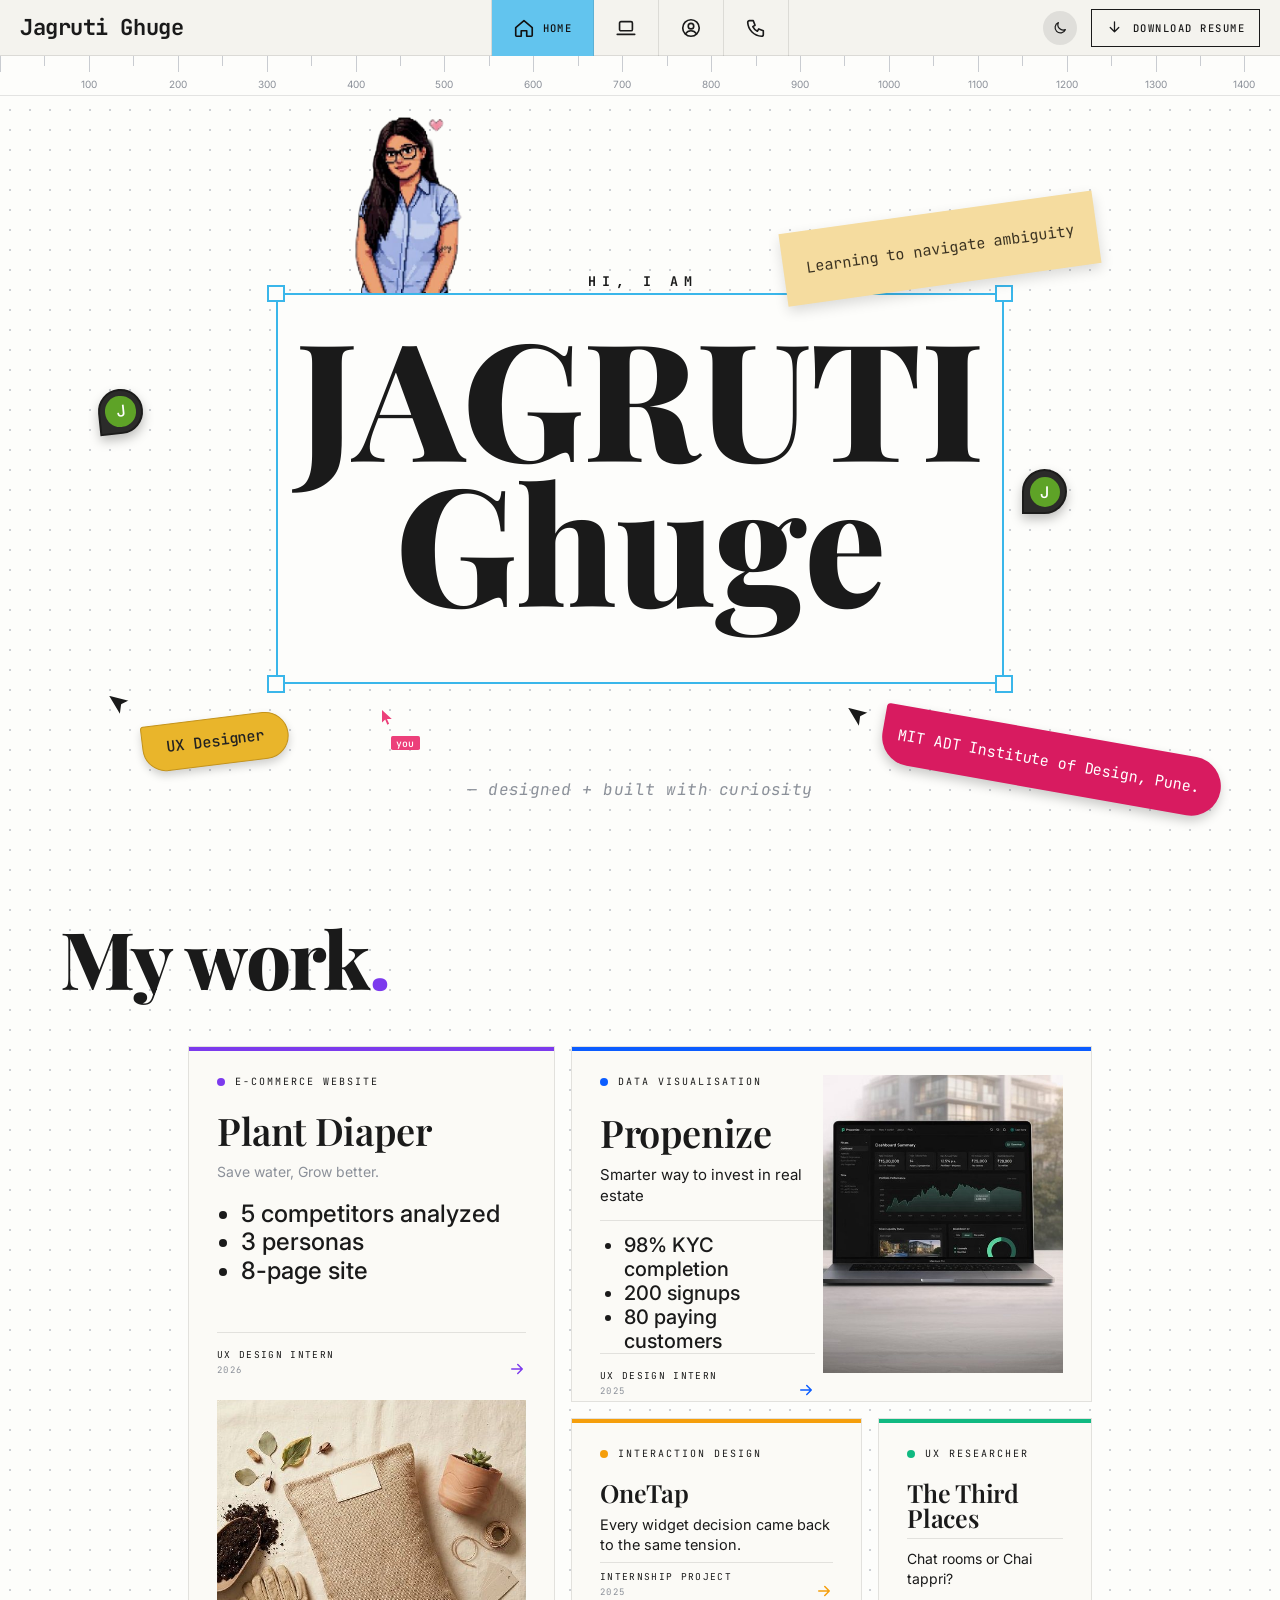
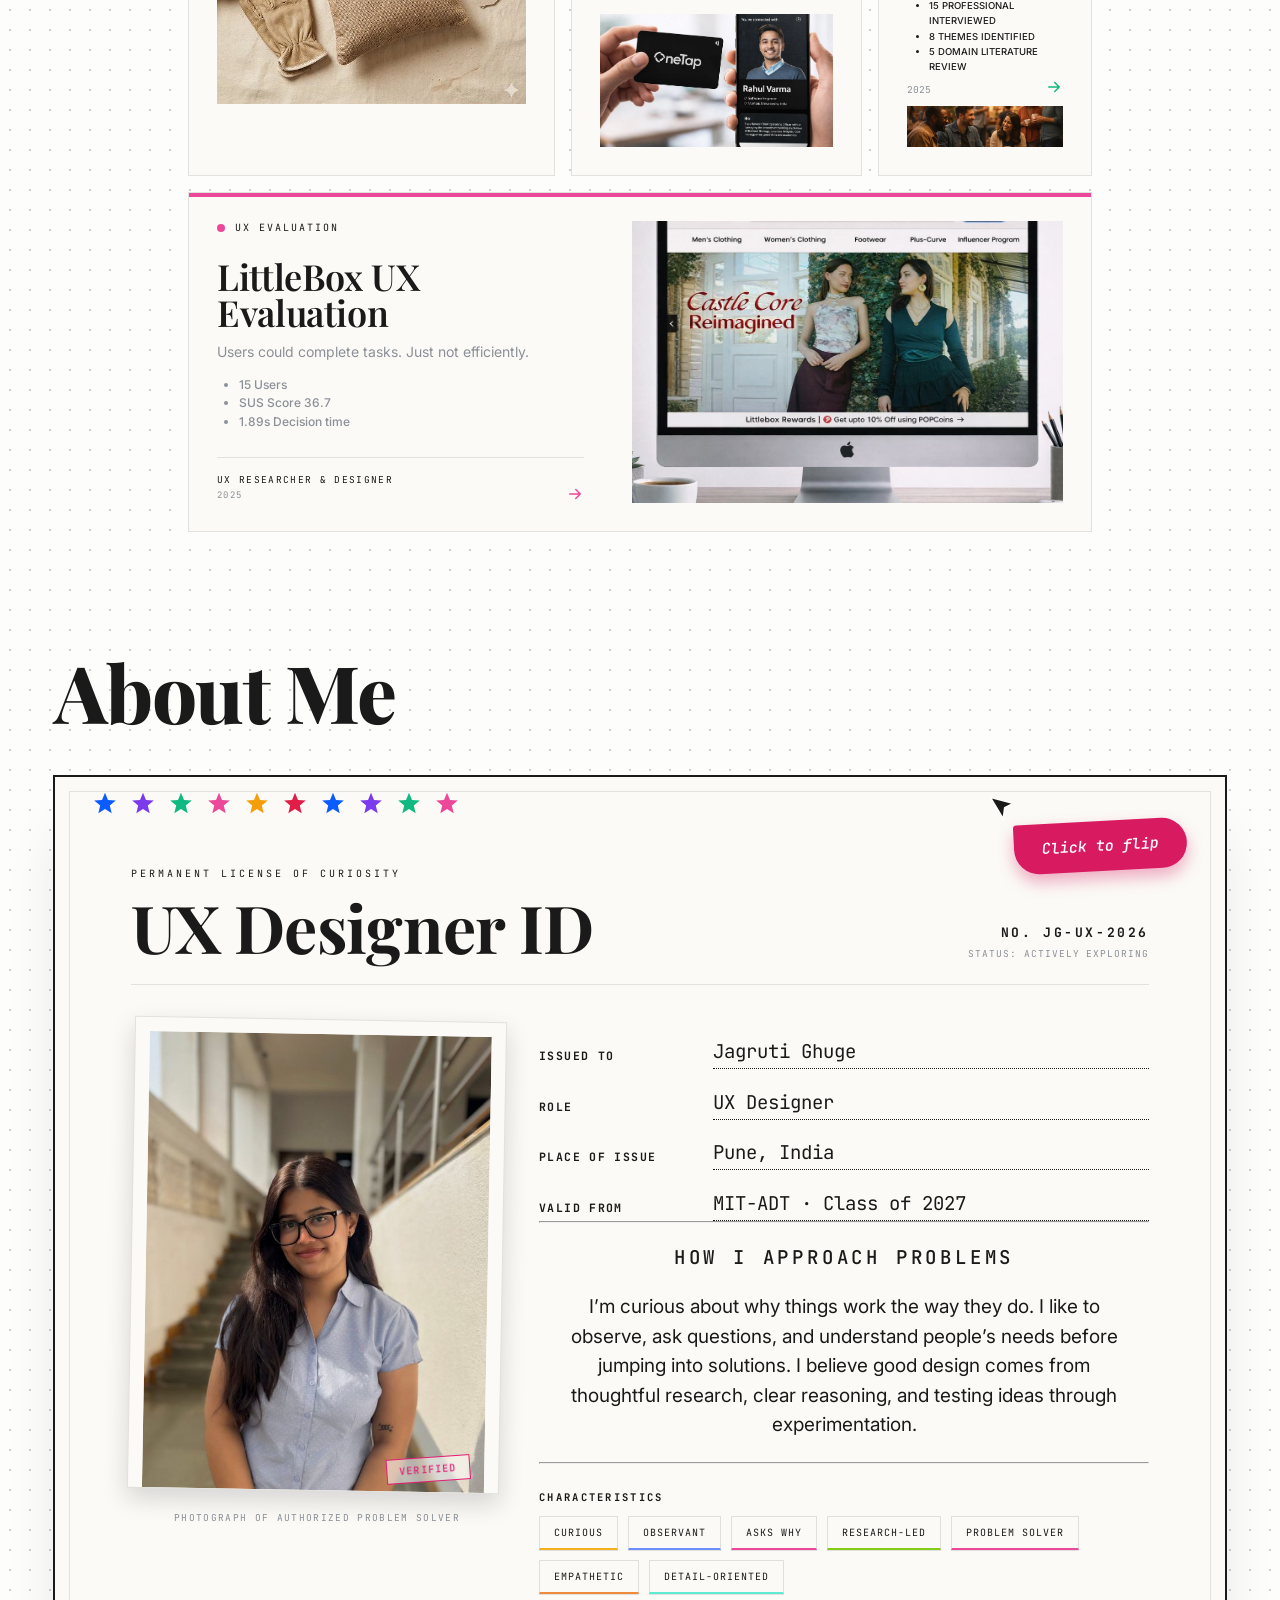
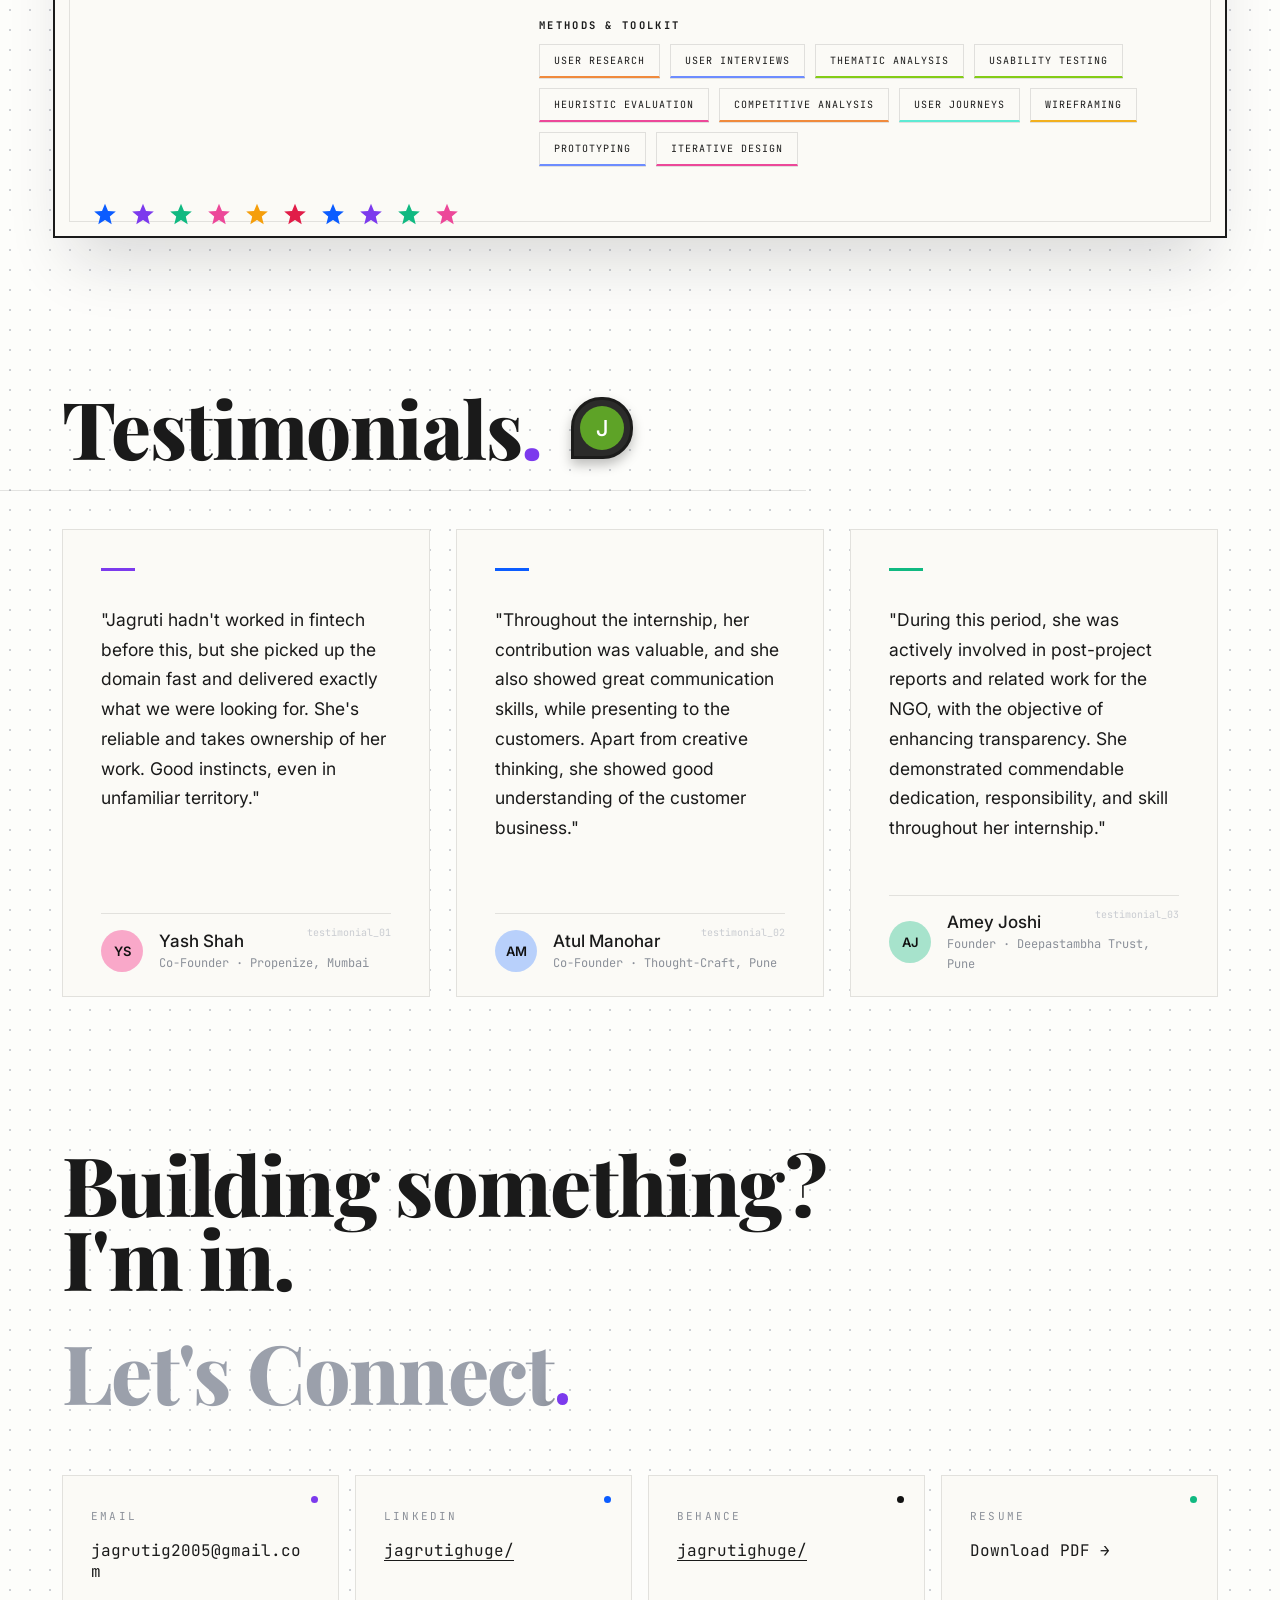
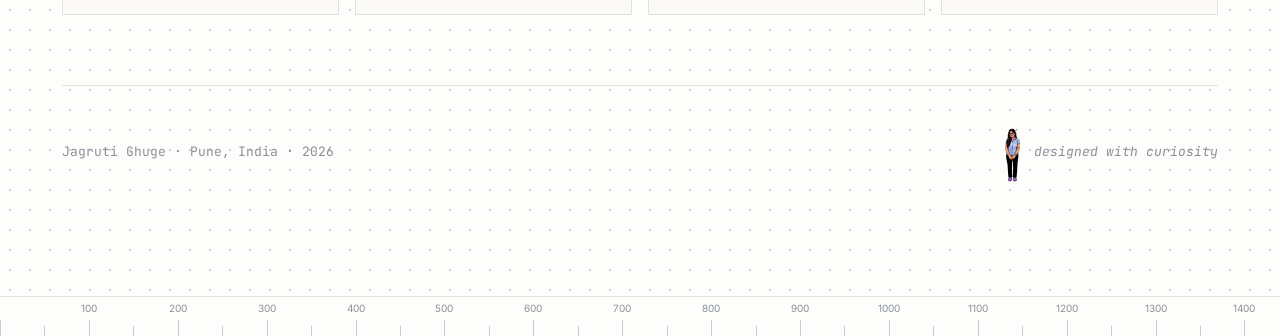
<file: index.html>
<!DOCTYPE html>
<html lang="en">
<head>
<meta charset="UTF-8" />
<meta name="viewport" content="width=device-width, initial-scale=1" />
<title>Jagruti Ghuge — UX Designer</title>
<meta name="description" content="Jagruti Ghuge is a UX designer from Pune. Case studies, about, and contact." />
<link rel="preconnect" href="https://fonts.googleapis.com" />
<link rel="preconnect" href="https://fonts.gstatic.com" crossorigin />
<link href="https://fonts.googleapis.com/css2?family=Playfair+Display:ital,wght@0,400;0,500;0,600;0,700;0,800;0,900;1,600&family=Inter:wght@400;500;600;700&family=JetBrains+Mono:ital,wght@0,400;0,500;0,600;0,700;1,400;1,500&display=swap" rel="stylesheet" />
<script>
  try { var t = localStorage.getItem('jg-theme'); if (!t) t = matchMedia('(prefers-color-scheme: dark)').matches ? 'dark' : 'light'; document.documentElement.dataset.theme = t; } catch (e) { document.documentElement.dataset.theme = 'light'; }
</script>
<style>
:root{
  --bg:#fdfdfb; --nav:#f4f3ee; --card:#fbfaf6; --ink:#1a1a1a; --muted:#8b9099; --soft:#c9ccd1;
  --line:rgba(0,0,0,.10); --dot:#cdd0d5; --shadow:rgba(20,20,30,.16);
  --blue:#62c4ee; --purple:#7c3aed; --pink:#e11d74; --orange:#f08a3c; --green:#10b981; --royal:#0b5cff; --gold:#f2b01e;
}
:root[data-theme="dark"]{
  --bg:#121211; --nav:#1b1b1a; --card:#1c1c1a; --ink:#f3f1ea; --muted:#9a9ea7; --soft:#4a4d54;
  --line:rgba(255,255,255,.13); --dot:#34363a; --shadow:rgba(0,0,0,.55);
}
*{box-sizing:border-box;margin:0;padding:0}
html{scroll-behavior:smooth;scroll-padding-top:70px}
body{background:var(--bg);color:var(--ink);font-family:Inter,system-ui,sans-serif;-webkit-font-smoothing:antialiased;overflow-x:hidden;
  background-image:radial-gradient(var(--dot) 1.2px,transparent 1.3px);background-size:20px 20px;transition:background-color .4s,color .4s}
a{color:inherit;text-decoration:none}
img{display:block;max-width:100%}
.mono{font-family:'JetBrains Mono',monospace}
.serif{font-family:'Playfair Display',serif}
.wrap{max-width:1440px;margin:0 auto;position:relative}

/* ---------- NAV ---------- */
.nav{position:sticky;top:0;z-index:100;height:56px;background:var(--nav);display:flex;align-items:stretch;justify-content:space-between;border-bottom:1px solid var(--line);transition:background .4s}
.brand{font:700 22px/56px 'JetBrains Mono',monospace;letter-spacing:-.02em;padding-left:20px;white-space:nowrap}
.tabs{position:absolute;left:50%;transform:translateX(-50%);display:flex;border-left:1px solid var(--line)}
.tab{display:flex;align-items:center;justify-content:center;height:56px;padding:0 21px;border-right:1px solid var(--line);color:var(--ink);cursor:pointer;transition:background .25s}
.tab svg{width:22px;height:22px;flex:none;stroke:currentColor;fill:none;stroke-width:1.8;stroke-linecap:round;stroke-linejoin:round}
.tab span{max-width:0;opacity:0;overflow:hidden;white-space:nowrap;font:500 10.5px 'JetBrains Mono',monospace;letter-spacing:.12em;margin-left:0;transition:max-width .35s cubic-bezier(.3,.8,.3,1),opacity .25s,margin .35s}
.tab:hover,.tab:focus-visible{background:rgba(98,196,238,.22)}
.tab:hover span,.tab:focus-visible span,.tab.on span{max-width:90px;opacity:1;margin-left:8px}
.tab.on{background:var(--blue);color:#111}
.nav-r{display:flex;align-items:center;gap:14px;padding-right:20px}
.theme{width:34px;height:34px;border-radius:50%;border:0;background:rgba(128,128,128,.18);color:var(--ink);display:grid;place-items:center;cursor:pointer;transition:transform .3s}
.theme:hover{transform:rotate(25deg) scale(1.08)}
.theme svg{width:16px;height:16px;stroke:currentColor;fill:none;stroke-width:1.8;stroke-linecap:round;stroke-linejoin:round}
.theme .sun{display:none}
:root[data-theme="dark"] .theme .sun{display:block}
:root[data-theme="dark"] .theme .moon{display:none}
.dl{display:flex;align-items:center;gap:10px;border:1.5px solid var(--ink);padding:0 14px;height:38px;font:500 10.5px 'JetBrains Mono',monospace;letter-spacing:.14em;text-transform:uppercase;background:transparent;transition:background .25s,color .25s}
.dl svg{width:17px;height:17px;stroke:currentColor;fill:none;stroke-width:1.8;stroke-linecap:round;stroke-linejoin:round}
.dl:hover{background:var(--ink);color:var(--bg)}

/* ---------- RULER ---------- */
.ruler{position:relative;height:40px;border-bottom:1px solid var(--line);background:var(--bg);overflow:hidden}
.ruler i{position:absolute;top:0;width:1px;height:10px;background:var(--soft)}
.ruler i.m{height:16px}
.ruler b{position:absolute;top:22px;transform:translateX(-50%);font:400 10px 'Inter',sans-serif;color:var(--muted)}
.ruler.bot{border-bottom:0;border-top:1px solid var(--line)}
.ruler.bot i{top:auto;bottom:0}
.ruler.bot b{top:auto;bottom:22px}

/* ---------- HERO ---------- */
.hero{container-type:inline-size;position:relative;overflow-x:clip}
.stage{--u:calc(100cqw / 1440);position:relative;height:calc(var(--u)*880)}
.abs{position:absolute}
.fig{left:calc(var(--u)*334);top:calc(var(--u)*-60);width:calc(var(--u)*246);z-index:1;animation:bob 5s ease-in-out infinite}
.fig img{width:100%;height:auto}
.lid{position:absolute;background:#d98a62;border-radius:50%;transform-origin:50% 0;transform:scaleY(0);animation:blink 4.6s infinite;z-index:2}
.lid.b{animation-delay:0s}
@keyframes blink{0%,92%,100%{transform:scaleY(0)}94%,97%{transform:scaleY(1)}}
@keyframes bob{0%,100%{transform:translateY(0)}50%{transform:translateY(calc(var(--u)*-6))}}
.hi{left:0;right:0;top:calc(var(--u)*198);text-align:center;font:700 calc(var(--u)*15) 'JetBrains Mono',monospace;letter-spacing:.42em;z-index:3;padding-left:.42em}
.namebox{left:calc(var(--u)*310);top:calc(var(--u)*222);width:calc(var(--u)*820);height:calc(var(--u)*440);background:var(--bg);border:calc(var(--u)*2.5) solid #3ab6ea;z-index:3;cursor:none;transition:background .4s}
.handle{position:absolute;width:calc(var(--u)*20);height:calc(var(--u)*20);background:var(--bg);border:calc(var(--u)*2.5) solid #3ab6ea;z-index:5}
.handle.tl{left:calc(var(--u)*-12);top:calc(var(--u)*-12)}.handle.tr{right:calc(var(--u)*-12);top:calc(var(--u)*-12)}
.handle.bl{left:calc(var(--u)*-12);bottom:calc(var(--u)*-12)}.handle.br{right:calc(var(--u)*-12);bottom:calc(var(--u)*-12)}
.name{position:absolute;left:0;right:0;top:calc(var(--u)*-6);text-align:center;font-family:'Playfair Display',serif;font-weight:800;color:var(--ink);line-height:.78;letter-spacing:-.04em;pointer-events:none;white-space:nowrap}
.name .l1{display:block;font-size:calc(var(--u)*184);margin-top:calc(var(--u)*46)}
.name .l2{display:block;font-size:calc(var(--u)*184);margin-top:calc(var(--u)*20);text-transform:none}
.spot{position:absolute;z-index:6;width:calc(var(--u)*300);height:calc(var(--u)*300);background:var(--ink);pointer-events:none;opacity:0;transform:scale(.85);transition:opacity .25s,transform .3s cubic-bezier(.3,1.4,.5,1)}
.spot.on{opacity:1;transform:scale(1)}
.spot-in{position:absolute;overflow:hidden;inset:0}
.spot .name{color:var(--bg)}
.spot .sf{position:absolute;inset:0;border:calc(var(--u)*2.5) solid #d9480f}
.spot .sh{position:absolute;width:calc(var(--u)*18);height:calc(var(--u)*18);background:#d9480f}
.spot .sh.a{left:calc(var(--u)*-9);top:calc(var(--u)*-9)}.spot .sh.b{right:calc(var(--u)*-9);top:calc(var(--u)*-9)}
.spot .sh.c{left:calc(var(--u)*-9);bottom:calc(var(--u)*-9)}.spot .sh.d{right:calc(var(--u)*-9);bottom:calc(var(--u)*-9)}
.spot .you{position:absolute;right:calc(var(--u)*-34);bottom:calc(var(--u)*-34);background:var(--ink);color:var(--bg);font:700 calc(var(--u)*17) 'JetBrains Mono',monospace;padding:calc(var(--u)*4) calc(var(--u)*10);border-radius:calc(var(--u)*12) calc(var(--u)*12) calc(var(--u)*12) 0}
.tag{font-family:'JetBrains Mono',monospace;position:absolute;z-index:4;white-space:nowrap}
.sticky{white-space:nowrap;left:calc(var(--u)*880);top:calc(var(--u)*130);padding:calc(var(--u)*30) calc(var(--u)*26);background:#f5dc9f;color:#3b3322;font-size:calc(var(--u)*17);transform:rotate(-8deg);box-shadow:0 calc(var(--u)*6) calc(var(--u)*14) rgba(0,0,0,.14);animation:sway 6s ease-in-out infinite}
.pill-y{left:calc(var(--u)*160);top:calc(var(--u)*700);padding:calc(var(--u)*14) calc(var(--u)*26);background:#e9b52b;border:calc(var(--u)*2) solid #c4931a;border-radius:calc(var(--u)*4) calc(var(--u)*30) calc(var(--u)*30) calc(var(--u)*30);font-size:calc(var(--u)*17);font-weight:500;transform:rotate(-7deg);box-shadow:0 calc(var(--u)*5) calc(var(--u)*10) rgba(0,0,0,.18);color:#222;animation:sway 5.2s ease-in-out infinite reverse}
.pill-p{left:calc(var(--u)*990);top:calc(var(--u)*715);padding:calc(var(--u)*22) calc(var(--u)*24) calc(var(--u)*22) calc(var(--u)*18);background:#d81b60;border-radius:calc(var(--u)*4) calc(var(--u)*34) calc(var(--u)*34) calc(var(--u)*34);font-size:calc(var(--u)*17);color:#fff;transform:rotate(10deg);box-shadow:0 calc(var(--u)*6) calc(var(--u)*12) rgba(0,0,0,.2);animation:sway 5.6s ease-in-out infinite}
@keyframes sway{0%,100%{rotate:0deg;translate:0 0}50%{rotate:1.6deg;translate:0 calc(var(--u)*-5)}}
.cur{position:absolute;z-index:5;width:calc(var(--u)*34);height:calc(var(--u)*34);pointer-events:none}
.cur svg{width:100%;height:100%;fill:var(--ink);stroke:var(--bg);stroke-width:1.5;stroke-linejoin:round;overflow:visible}
.cur.c1{left:calc(var(--u)*118);top:calc(var(--u)*668);animation:drift1 4.2s ease-in-out infinite}
.cur.c2{left:calc(var(--u)*950);top:calc(var(--u)*682);animation:drift2 4.8s ease-in-out infinite}
@keyframes drift1{0%,100%{translate:0 0}25%{translate:calc(var(--u)*-14) calc(var(--u)*10)}50%{translate:calc(var(--u)*6) calc(var(--u)*-8)}75%{translate:calc(var(--u)*10) calc(var(--u)*6)}}
@keyframes drift2{0%,100%{translate:0 0}30%{translate:calc(var(--u)*12) calc(var(--u)*-10)}60%{translate:calc(var(--u)*-8) calc(var(--u)*8)}}
.you-c{left:calc(var(--u)*430);top:calc(var(--u)*690);z-index:4;animation:youmove 7s ease-in-out infinite}
.you-c svg{width:calc(var(--u)*13);height:calc(var(--u)*17);fill:#ec407a}
.you-c em{display:block;margin:calc(var(--u)*6) 0 0 calc(var(--u)*10);background:#ec407a;color:#fff;font:500 calc(var(--u)*11) 'JetBrains Mono',monospace;padding:calc(var(--u)*1) calc(var(--u)*6);border-radius:calc(var(--u)*2);font-style:normal}
@keyframes youmove{0%,100%{translate:0 0}35%{translate:calc(var(--u)*22) calc(var(--u)*-10)}70%{translate:calc(var(--u)*-8) calc(var(--u)*6)}}
.tagline{left:0;right:0;top:calc(var(--u)*768);text-align:center;font:italic 400 calc(var(--u)*18) 'JetBrains Mono',monospace;color:var(--muted);letter-spacing:.03em}

/* comment bubbles */
.cmt{position:absolute;z-index:7;display:flex;align-items:center;background:#2b2b2a;color:#fff;border:calc(var(--u)*3) solid #1c1c1b;box-shadow:0 calc(var(--u)*6) calc(var(--u)*12) rgba(0,0,0,.25);border-radius:calc(var(--u)*30) calc(var(--u)*30) calc(var(--u)*30) 0;cursor:pointer;padding:calc(var(--u)*6);outline:none}
:root[data-theme="dark"] .cmt{background:#2f2f2d;border-color:#555}
.av{flex:none;width:calc(var(--u)*34);height:calc(var(--u)*34);border-radius:50%;background:#5ea327;color:#fff;font:500 calc(var(--u)*18) 'Inter',sans-serif;display:grid;place-items:center}
.cb{max-height:calc(var(--u)*34);max-width:0;opacity:0;overflow:hidden;white-space:nowrap;transition:max-width .55s cubic-bezier(.3,.9,.3,1),max-height .55s,opacity .3s,margin .4s,padding .4s;font-family:Inter,sans-serif}
.cb b{display:block;font:500 calc(var(--u)*12) Inter;color:#fff}
.cb small{font:400 calc(var(--u)*9) Inter;color:#bbb;margin-left:calc(var(--u)*6)}
.cb p{font:400 calc(var(--u)*12) Inter;color:#eee;margin-top:calc(var(--u)*2)}
.cmt.open .cb,.cmt:hover .cb,.cmt:focus-visible .cb{max-height:calc(var(--u)*200);max-width:calc(var(--u)*330);opacity:1;margin:0 calc(var(--u)*14) 0 calc(var(--u)*10)}
.cbi{white-space:nowrap}.cmt.msg .cbi{white-space:normal;width:calc(var(--u)*205)}
.cmt.left{left:calc(var(--u)*110);top:calc(var(--u)*330);transform:rotate(-6deg);animation:sway 6.4s ease-in-out infinite}
.cmt.right{left:calc(var(--u)*1150);top:calc(var(--u)*420);animation:pulse 3s ease-in-out infinite}
.cmt.right:hover,.cmt.right:focus-visible{animation:none;z-index:9}
@keyframes pulse{0%,100%{translate:0 0}50%{translate:0 calc(var(--u)*-6)}}

/* ---------- SECTIONS ---------- */
section{position:relative}
.sec-pad{padding:0 60px}
.h2{font:800 clamp(52px,6.2vw,92px)/1 'Playfair Display',serif;letter-spacing:-.02em;position:relative}
.h2 .d{color:var(--purple)}
.h2-row{display:flex;align-items:center;gap:30px}
.hr{position:absolute;left:0;height:1px;background:var(--line);width:63%}

/* ---------- WORK / BENTO ---------- */
#work{padding-top:40px;padding-bottom:30px}
.bento{display:grid;grid-template-columns:repeat(12,1fr);grid-template-rows:356px 358px 340px;gap:16px;margin:48px 128px 0;perspective:1200px}
.pc{position:relative;background:var(--card);border:1px solid var(--line);padding:28px;display:flex;flex-direction:column;overflow:hidden;
  transition:opacity .45s,transform .45s cubic-bezier(.3,1.3,.5,1),box-shadow .45s,filter .45s,background .4s;will-change:transform}
.pc::before{content:"";position:absolute;left:0;right:0;top:0;height:4px;background:var(--c)}
.pc .meta{display:flex;justify-content:space-between;align-items:flex-start}
.pc .cat{white-space:nowrap;display:flex;align-items:center;gap:10px;font:400 10px 'JetBrains Mono',monospace;letter-spacing:.2em;text-transform:uppercase;color:var(--ink)}
.pc .cat::before{content:"";width:8px;height:8px;border-radius:50%;background:var(--c)}
.pc .no{font:500 28px 'Playfair Display',serif;color:var(--c);line-height:1}
.pc h3{font:600 38px/1 'Playfair Display',serif;margin-top:24px;letter-spacing:-.01em}
.pc .sub{font-size:14px;color:var(--muted);margin-top:12px;line-height:1.4}
.pc ul{margin:18px 0 0 6px;padding-left:18px;font-size:24px;font-weight:500;line-height:1.2}
.pc ul.s{font-size:12px;font-weight:500;color:var(--muted);margin-top:14px;padding-left:16px;line-height:1.55}
.pc .foot{margin-top:auto;display:flex;justify-content:space-between;align-items:flex-end;padding-top:14px;border-top:1px solid var(--line);font:400 9.5px/1.7 'JetBrains Mono',monospace;letter-spacing:.14em;text-transform:uppercase}
.pc .foot small{display:block;color:var(--muted);font-size:9px}
.pc .arr{width:18px;height:18px;stroke:var(--c);fill:none;stroke-width:2;stroke-linecap:round;stroke-linejoin:round;transition:transform .35s}
.pc:hover .arr{transform:translateX(6px)}
.pc .ph{overflow:hidden;margin-top:16px;position:relative}
.pc .ph img{width:100%;height:100%;object-fit:cover;transition:transform .8s cubic-bezier(.2,.8,.2,1)}
.pc:hover .ph img{transform:scale(1.06)}
.p1{grid-column:1/6;grid-row:1/3;--c:#7c3aed}.p1 .ph{flex:none;height:304px;margin-top:22px}.p1 .foot{margin-top:46px}
.p2{grid-column:1/13;grid-row:3;--c:#ec4899;padding-right:0;display:block}
.p2 .tx{display:flex;flex-direction:column;padding-right:20px}.p2 .ph{position:absolute;right:28px;top:28px;bottom:28px;width:calc(50% - 20px);margin:0}.p2 .ph img{object-position:center}
.p2 .tx{position:absolute;left:28px;top:28px;bottom:28px;width:calc(46% - 28px)}
.p2 h3{font-size:36px}
.p3{grid-column:6/10;grid-row:2;--c:#f59e0b}.p3 .ph{height:164px;margin-top:14px}.p3 h3{font-size:25px;margin-top:20px}.p3 .sub{font-size:14.5px;color:var(--ink);margin-top:10px}
.p3 .foot{margin-top:6px;padding-top:6px;border-top:1px solid var(--line)}
.p4{grid-column:10/13;grid-row:2;--c:#10b981}.p4 .ph{height:122px;margin-top:10px}.p4 h3{font-size:25px;margin-top:20px;padding-bottom:8px;border-bottom:1px solid var(--line)}
.p4 ul.s{text-transform:uppercase;font-size:9.5px;margin-top:10px;line-height:1.6;color:var(--ink);font-weight:500}.p4 .row{display:flex;justify-content:space-between;align-items:flex-end}.p4 .row small{font:400 9.5px 'JetBrains Mono',monospace;color:var(--muted)}
.p5{grid-column:6/13;grid-row:1;--c:#0b5cff;padding-right:0;display:block}
.p5 .tx{position:absolute;left:28px;top:28px;bottom:28px;width:calc(50% - 44px);display:flex;flex-direction:column}
.p5 .ph{position:absolute;right:28px;top:28px;bottom:28px;width:calc(50% - 20px);margin:0}
.p5 ul{font-size:20px;margin-top:12px}
.p5 .foot{margin-top:auto}
.bento:has(.pc:hover) .pc:not(:hover){opacity:.4;filter:saturate(.7)}
.pc:hover{transform:translateY(-6px) scale(1.012);box-shadow:0 22px 44px var(--shadow);z-index:5;opacity:1}
.pc.pre{opacity:0;transition:none}
.pc.pre[data-from=l]{transform:translateX(-120px) rotate(-3deg)}
.pc.pre[data-from=r]{transform:translateX(120px) rotate(3deg)}
.pc.pre[data-from=b]{transform:translateY(120px) rotate(2deg)}
.pc.pre[data-from=t]{transform:translateY(-90px) rotate(-2deg)}
.pc.snap{transition:opacity .5s,transform .9s cubic-bezier(.2,1.25,.4,1),box-shadow .45s,filter .45s}

/* ---------- ABOUT ---------- */
#about{padding-top:90px}
.about-head{padding:0 54px}
.id-slide{margin:44px 53px 0;opacity:0;transform:translateX(-140px) rotate(-2.5deg);transition:opacity .8s,transform 1.1s cubic-bezier(.2,1.1,.3,1)}
.id-slide.in{opacity:1;transform:none}
.flip{perspective:2200px;cursor:pointer;outline:none;position:relative}
.flip-in{display:grid;grid-template-columns:minmax(0,1fr);transition:transform .9s cubic-bezier(.4,.1,.2,1);transform-style:preserve-3d;position:relative}
.flip.back .flip-in{transform:rotateY(180deg)}
.face.fr{transition:background .4s,visibility 0s .45s}.face.bk{visibility:hidden;transition:background .4s,visibility 0s .45s}
.flip.back .face.fr{visibility:hidden}.flip.back .face.bk{visibility:visible}
.flip[data-side=b] .face.fr{position:absolute;left:0;right:0;top:0}
.flip:not([data-side=b]) .face.bk{position:absolute;left:0;right:0;top:0}
.face{min-width:0;grid-area:1/1;backface-visibility:hidden;-webkit-backface-visibility:hidden;background:var(--card);border:2px solid var(--ink);box-shadow:0 40px 60px -20px var(--shadow);position:relative;transition:background .4s}
.face::before{content:"";position:absolute;inset:14px;border:1px solid var(--line);pointer-events:none}
.face.bk{transform:rotateY(180deg);aspect-ratio:1332/950}
.stars{display:flex;gap:14px;position:absolute;left:38px;font-size:0}
.stars.t{top:14px}.stars.b{bottom:10px}
.stars svg{width:24px;height:24px}
.stars svg{animation:twk 3.2s ease-in-out infinite}
@keyframes twk{0%,100%{transform:scale(1) rotate(0)}50%{transform:scale(1.18) rotate(18deg)}}
.f-in{padding:90px 76px 70px;position:relative}
.eyebrow{font:400 10px 'JetBrains Mono',monospace;letter-spacing:.3em;text-transform:uppercase}
.f-top{display:flex;justify-content:space-between;align-items:flex-end;padding-bottom:24px;border-bottom:1px solid var(--line);margin-top:14px}
.f-top h3{font:700 66px/1 'Playfair Display',serif;letter-spacing:-.01em}
.no-b{text-align:right;font:700 13px 'JetBrains Mono',monospace;letter-spacing:.2em}.no-b small{display:block;font:400 9.5px 'JetBrains Mono',monospace;color:var(--muted);letter-spacing:.1em;text-transform:uppercase;margin-top:6px}
@keyframes nudge{0%,100%{transform:translate(0,0)}50%{transform:translate(-5px,5px)}}
.flip-hint{position:absolute;right:40px;top:26px;z-index:10;pointer-events:none;animation:nudge 2.4s ease-in-out infinite}
.flip-hint span{display:block;font:italic 500 15px 'JetBrains Mono',monospace;color:#fff;background:#d81b60;padding:15px 28px;border-radius:4px 30px 30px 30px;box-shadow:0 8px 16px rgba(216,27,96,.35);transform:rotate(-3deg);margin:20px 0 0 22px}
.flip-hint svg{position:absolute;left:-4px;top:-8px;width:30px;height:30px;fill:var(--ink);stroke:var(--bg);stroke-width:1.5;stroke-linejoin:round;animation:nudge 2.4s ease-in-out infinite reverse}
.id-body{display:grid;grid-template-columns:372px minmax(0,1fr);gap:36px;margin-top:34px;align-items:start}
.polaroid{background:var(--card);border:1px solid var(--line);padding:14px 14px 0;box-shadow:0 10px 24px var(--shadow);position:relative;transform:rotate(1deg)}
.polaroid .pic{aspect-ratio:3/4;overflow:hidden;position:relative}
.polaroid img{width:100%;height:100%;object-fit:cover;object-position:50% 15%}
.polaroid .ver{position:absolute;right:14px;bottom:10px;border:1.5px solid #e11d74;color:#e11d74;background:#fff8;font:500 10px 'JetBrains Mono',monospace;letter-spacing:.12em;padding:5px 12px;transform:rotate(-5deg);backdrop-filter:blur(2px)}
.cap{font:400 9.5px 'JetBrains Mono',monospace;color:var(--muted);letter-spacing:.14em;text-transform:uppercase;text-align:center;margin-top:20px}
.fields .r{display:grid;grid-template-columns:174px 1fr;align-items:end;height:50.5px;font-size:20px}
.fields .r span{font:700 11.5px 'JetBrains Mono',monospace;letter-spacing:.12em;text-transform:uppercase;padding-bottom:6px}
.fields .r em{font:400 19px 'JetBrains Mono',monospace;font-style:normal;border-bottom:1.5px dotted var(--ink);padding-bottom:4px}
.fields hr{border:0;border-top:1px solid var(--line);margin:26px 0 22px}
.appr{text-align:center}
.appr .eyebrow{font-weight:500;letter-spacing:.2em}
.appr p{font-size:19px;line-height:1.55;margin-top:20px;padding:0 16px}
.chips{margin-top:26px}
.chips h4{font:700 10.5px 'JetBrains Mono',monospace;letter-spacing:.22em;text-transform:uppercase;margin:0 0 12px}
.chips .g{display:flex;flex-wrap:wrap;gap:10px;margin-bottom:24px}
.chip{font:400 10px 'JetBrains Mono',monospace;letter-spacing:.1em;text-transform:uppercase;padding:9px 14px;background:var(--card);border:1px solid var(--line);border-bottom:2.5px solid var(--cc);box-shadow:0 1px 0 var(--line);transition:transform .25s,box-shadow .25s}
.chip:hover{transform:translateY(-3px) rotate(-1.5deg);box-shadow:0 8px 14px var(--shadow)}
.id-slide.in .chip{animation:chipin .6s both cubic-bezier(.3,1.4,.5,1);animation-delay:calc(var(--i)*60ms + .7s)}
@keyframes chipin{from{opacity:0;transform:translateY(12px) scale(.9)}to{opacity:1;transform:none}}
.stage-b{position:absolute;inset:0;container-type:inline-size;overflow:hidden}
.bk-in{--u:calc(100cqw / 1332);position:absolute;inset:0}
.bk-in .eyebrow{position:absolute;left:calc(var(--u)*92);top:calc(var(--u)*100);font-size:calc(var(--u)*11)}
.bk-in .t{position:absolute;left:calc(var(--u)*92);top:calc(var(--u)*128);font:700 calc(var(--u)*66)/1 'Playfair Display',serif;letter-spacing:-.005em;white-space:nowrap}
.bk-in .no-b{position:absolute;right:calc(var(--u)*72);top:calc(var(--u)*152);font-size:calc(var(--u)*14)}
.bk-in .no-b small{font-size:calc(var(--u)*10)}
.bk-in .rule{position:absolute;left:calc(var(--u)*92);right:calc(var(--u)*72);top:calc(var(--u)*232);height:1px;background:var(--line)}
.ph-i{position:absolute;overflow:hidden;box-shadow:0 8px 18px rgba(0,0,0,.22);transition:transform .45s cubic-bezier(.3,1.4,.5,1),box-shadow .35s,filter .35s;cursor:default}
.ph-i img{width:100%;height:100%;object-fit:cover}
.ph-i figcaption{position:absolute;left:0;right:0;bottom:0;padding:calc(var(--u)*34) calc(var(--u)*8) calc(var(--u)*7);background:linear-gradient(transparent,rgba(0,0,0,.72));color:#fff;font:600 calc(var(--u)*11)/1.25 Inter,sans-serif;text-transform:uppercase;opacity:0;transform:translateY(10px);transition:opacity .3s,transform .35s}
.ph-i:hover{transform:rotate(0) scale(1.07)!important;z-index:20!important;box-shadow:0 18px 34px rgba(0,0,0,.4)}
.ph-i:hover figcaption{opacity:1;transform:none}
.bk-in:has(.ph-i:hover) .ph-i:not(:hover){filter:brightness(.8) saturate(.8)}

/* ---------- TESTIMONIALS ---------- */
#testi{padding-top:150px}
.testi-head{position:relative;padding:0 62px}
.testi-head .hr{left:0;top:auto;bottom:-24px;width:63%}
.tj{position:relative;width:60px;height:60px;display:inline-block}
.tj .cmt .cbi{width:auto}.tj .cb{max-height:44px}.tj .cmt:hover .cb,.tj .cmt:focus-visible .cb{max-height:200px}.tj .cmt{position:absolute;left:0;top:50%;margin-top:-30px;width:max-content;transform:none;animation:pulse 3s ease-in-out infinite;--u:1px;border-width:3px;padding:6px;border-radius:30px 30px 30px 0;z-index:20}
.tj .av{width:44px;height:44px;font-size:22px}
.tj .cmt:hover .cb,.tj .cmt:focus-visible .cb{white-space:normal}
.tj .cb p{font-size:14px;margin:0;line-height:1.45;color:#eee}
.tj .cb{transition:max-width 1.1s cubic-bezier(.25,.8,.25,1),max-height .8s,opacity .6s,margin .8s}
.tj .cmt:hover .cb,.tj .cmt:focus-visible .cb{width:340px;max-width:340px;margin:0 16px 0 12px;padding:6px 0}
.tj .cb b{font-size:13px}.tj .cb small{font-size:11px}.tj .cb p{margin-top:3px}
.tj .cmt:hover{animation:none;border-radius:26px 26px 26px 0}
.tgrid{display:grid;grid-template-columns:repeat(3,1fr);gap:26px;padding:0 62px;margin-top:62px}
.tc{background:var(--card);border:1px solid var(--line);padding:38px 38px 24px;display:flex;flex-direction:column;position:relative;transition:box-shadow .45s,transform .45s cubic-bezier(.3,1.3,.5,1),background .4s;opacity:0;translate:0 60px}
.tc.in{opacity:1;translate:0 0;transition:box-shadow .45s,transform .45s cubic-bezier(.3,1.3,.5,1),opacity .8s,translate .9s cubic-bezier(.2,1,.3,1),background .4s}
.tc:hover{box-shadow:0 26px 46px var(--shadow);transform:translateY(-8px)}
.tc i{display:block;width:34px;height:3px;background:var(--cc);margin-bottom:34px;transition:width .45s}
.tc:hover i{width:80px}
.tc blockquote{font-size:17.5px;line-height:1.7;flex:1;padding-bottom:34px;min-height:290px}
.tc footer{display:flex;align-items:center;gap:16px;border-top:1px solid var(--line);padding-top:16px;position:relative}
.tc .ini{width:42px;height:42px;border-radius:50%;background:var(--ac);display:grid;place-items:center;font:600 13px Inter;color:#111;flex:none}
.tc footer b{display:block;font-weight:500;font-size:17px}
.tc footer span{font:400 12px 'JetBrains Mono',monospace;color:var(--muted)}
.tc footer code{position:absolute;right:0;top:12px;font:400 10px 'JetBrains Mono',monospace;color:var(--soft)}

/* ---------- CONTACT ---------- */
#contact{padding-top:150px;padding-bottom:70px}
.big{padding:0 62px;position:relative}
.big h2{font:800 clamp(48px,6.4vw,96px)/.9 'Playfair Display',serif;letter-spacing:-.02em;overflow:hidden;padding-bottom:.08em}
.big h2 .ln{display:block;transform:translateY(105%);transition:transform 1s cubic-bezier(.2,1,.3,1)}
.big.in h2 .ln{transform:none}
.big.in h2 .ln:nth-child(2){transition-delay:.12s}
.lets{font:800 clamp(48px,6.4vw,96px)/1 'Playfair Display',serif;letter-spacing:-.02em;margin-top:30px;background:linear-gradient(100deg,#9ba0ab 0%,#9ba0ab 38%,var(--ink) 50%,#9ba0ab 62%,#9ba0ab 100%);background-size:250% 100%;-webkit-background-clip:text;background-clip:text;color:transparent;animation:shine 5s ease-in-out infinite;display:inline-block}
@keyframes shine{0%{background-position:100% 0}60%,100%{background-position:0 0}}
.lets-d{display:inline-block;width:.14em;height:.14em;border-radius:50%;background:var(--purple);margin-left:.04em;animation:dotp 1.6s ease-in-out infinite;vertical-align:baseline}
@keyframes dotp{0%,100%{transform:scale(1)}50%{transform:scale(1.6)}}
.cards{display:grid;grid-template-columns:repeat(4,1fr);gap:16px;padding:0 62px;margin-top:62px}
.cc{background:var(--card);border:1px solid var(--line);padding:28px 28px 32px;position:relative;transition:transform .4s cubic-bezier(.3,1.3,.5,1),box-shadow .4s,background .4s;opacity:0;translate:0 40px}
.cc.in{opacity:1;translate:0 0;transition:transform .4s cubic-bezier(.3,1.3,.5,1),box-shadow .4s,opacity .7s,translate .8s cubic-bezier(.2,1,.3,1),background .4s}
.cc:hover{transform:translateY(-6px);box-shadow:0 18px 32px var(--shadow)}
.cc::after{content:"";position:absolute;right:20px;top:20px;width:7px;height:7px;border-radius:50%;background:var(--cc)}
.cc small{font:400 11px 'JetBrains Mono',monospace;letter-spacing:.2em;color:var(--muted);text-transform:uppercase}
.cc p{font:400 16px 'JetBrains Mono',monospace;margin-top:16px;word-break:break-all}
.cc p u{text-decoration-thickness:1px;text-underline-offset:4px}
.cc:hover p{transform:translateX(4px)}
.cc p{transition:transform .3s}
footer.site{margin:70px 62px 0;padding-top:32px;border-top:1px solid var(--line);display:flex;justify-content:space-between;align-items:center;font:400 13px 'JetBrains Mono',monospace;color:var(--muted)}
footer.site .r{display:flex;align-items:center;gap:6px;font-style:italic}
footer.site img{height:68px;width:auto}

/* ---------- RESPONSIVE ---------- */
@media (max-width:1000px){.tabs{position:static;transform:none;margin:0 auto}}
@media (max-width:1100px){
  .bento{margin:48px 24px 0;grid-template-rows:auto;grid-template-columns:1fr 1fr}
  .bento .pc{grid-column:auto!important;grid-row:auto!important;min-height:420px}
  .p1,.p2,.p5{grid-column:1/-1!important}
  .p2,.p5{min-height:520px}
  .p2 .tx,.p5 .tx{position:relative;left:auto;top:auto;bottom:auto;width:100%}
  .p2 .ph,.p5 .ph{position:relative;right:auto;top:auto;bottom:auto;width:100%;height:280px;margin-top:20px}
  .p1 .ph{height:280px}
  .f-in{padding:80px 36px 60px}.id-body{grid-template-columns:1fr}
  .f-top h3{font-size:44px}
  .tgrid{grid-template-columns:1fr}.cards{grid-template-columns:1fr 1fr}
  .tc blockquote{min-height:0}
}
@media (max-width:760px){
  .tabs{margin:0 0 0 0;border-left:0}.tab{padding:0 15px}.tab span{display:none!important}.brand{display:none}
  .dl span{display:none}.dl{padding:0 10px}.nav-r{padding-right:10px;gap:8px;margin-left:auto}
  .bento{grid-template-columns:1fr}
  .sec-pad,.about-head{padding:0 20px}.id-slide{margin:30px 12px 0}
  .tgrid,.cards,.big,.testi-head{padding-left:20px;padding-right:20px}.cards{grid-template-columns:1fr}
  footer.site{margin:50px 20px 0;flex-direction:column;gap:14px}
  .flip.back .flip-hint{display:none}.h2{font-size:42px}.h2-row{gap:10px}
  .flip-hint{right:26px;top:26px}.flip-hint span{padding:10px 18px;font-size:12px}
  .fields .r{grid-template-columns:110px 1fr}.fields .r em{font-size:15px}
  .stars svg{width:16px;height:16px}.stars{gap:8px;left:22px}
  .tj .cmt:hover .cb{width:220px;max-width:220px}
}
@media (prefers-reduced-motion:reduce){*,*::before,*::after{animation:none!important;transition-duration:.01s!important}.pc.pre,.tc,.cc,.id-slide{opacity:1!important;transform:none!important;translate:none!important}.big h2 .ln{transform:none!important}}
</style>
</head>
<body id="top">

<!-- NAV -->
<header class="nav">
  <a href="#top" class="brand">Jagruti Ghuge</a>
  <nav class="tabs" aria-label="Primary">
    <a class="tab on" href="#top" data-s="top" aria-label="Home"><svg viewBox="0 0 24 24"><path d="M3 11.5 12 4l9 7.5V20a1 1 0 0 1-1 1h-5v-6H9v6H4a1 1 0 0 1-1-1z"/></svg><span>HOME</span></a>
    <a class="tab" href="#work" data-s="work" aria-label="Work"><svg viewBox="0 0 24 24"><rect x="5" y="5" width="14" height="10" rx="1.5"/><path d="M2.5 19h19"/></svg><span>WORK</span></a>
    <a class="tab" href="#about" data-s="about" aria-label="About me"><svg viewBox="0 0 24 24"><circle cx="12" cy="12" r="9"/><circle cx="12" cy="10" r="3"/><path d="M6.2 18.2c1.3-2.2 3.2-3.2 5.8-3.2s4.5 1 5.8 3.2"/></svg><span>ABOUT ME</span></a>
    <a class="tab" href="#contact" data-s="contact" aria-label="Contact"><svg viewBox="0 0 24 24"><path d="M5 4h4l2 5-2.5 1.5a11 11 0 0 0 5 5L15 13l5 2v4a2 2 0 0 1-2 2A16 16 0 0 1 3 6a2 2 0 0 1 2-2z"/></svg><span>CONTACT</span></a>
  </nav>
  <div class="nav-r">
    <button class="theme" id="theme" aria-label="Toggle dark mode">
      <svg class="moon" viewBox="0 0 24 24"><path d="M20 14.5A8 8 0 0 1 9.5 4a8 8 0 1 0 10.5 10.5z"/></svg>
      <svg class="sun" viewBox="0 0 24 24"><circle cx="12" cy="12" r="4"/><path d="M12 2v2M12 20v2M4.9 4.9l1.4 1.4M17.7 17.7l1.4 1.4M2 12h2M20 12h2M4.9 19.1l1.4-1.4M17.7 6.3l1.4-1.4"/></svg>
    </button>
    <a class="dl" href="assets/Jagruti_Ghuge_Resume_2026.pdf" download><svg viewBox="0 0 24 24"><path d="M12 4v14M6 12l6 6 6-6"/></svg><span>Download resume</span></a>
  </div>
</header>

<div class="wrap">
<div class="ruler" data-ruler></div>

<!-- HERO -->
<section class="hero" id="hero">
  <div class="stage">
    <div class="abs fig" aria-hidden="true">
      <img src="assets/n_figurine.png" alt="" width="472" height="1024" />
      <span class="lid" style="left:41.2%;top:22.7%;width:4.6%;height:1.8%"></span>
      <span class="lid" style="left:48.5%;top:22.1%;width:4.6%;height:1.8%"></span>
    </div>

    <div class="abs hi">HI, I AM</div>

    <div class="abs namebox" id="namebox">
      <span class="handle tl"></span><span class="handle tr"></span><span class="handle bl"></span><span class="handle br"></span>
      <h1 class="name" id="nameMain"><span class="l1">JAGRUTI</span><span class="l2">Ghuge</span></h1>
    </div>
    <div class="spot" id="spot" aria-hidden="true">
      <div class="spot-in"><div class="name" id="nameClone"><span class="l1">JAGRUTI</span><span class="l2">Ghuge</span></div></div>
      <span class="sf"></span><span class="sh a"></span><span class="sh b"></span><span class="sh c"></span><span class="sh d"></span>
      <span class="you">YOU</span>
    </div>

    <div class="tag sticky">Learning to navigate ambiguity</div>

    <div class="cmt left" tabindex="0" role="note">
      <div class="av">J</div>
      <div class="cb"><div class="cbi"><b>Jagruti Ghuge <small>2 months ago</small></b><p>Prev @ Thought-Craft Innovation Lab</p></div></div>
    </div>

    <div class="cmt right msg" tabindex="0" role="note" aria-label="Comment from Jagruti">
      <div class="av">J</div>
      <div class="cb"><div class="cbi"><b>Jagruti Ghuge <small>1 day ago</small></b><p>I like understanding why things work the way they do before figuring out how to make them better.</p></div></div>
    </div>

    <div class="tag pill-y">UX Designer</div>
    <div class="cur c1"><svg viewBox="0 0 24 24"><path d="M3 2 21 9.5l-7.5 2.5L11 21z" transform="rotate(-8 12 12)"/></svg></div>
    <div class="tag pill-p">MIT ADT Institute of Design, Pune.</div>
    <div class="cur c2"><svg viewBox="0 0 24 24"><path d="M3 2 21 9.5l-7.5 2.5L11 21z" transform="rotate(-8 12 12)"/></svg></div>

    <div class="tag you-c"><svg viewBox="0 0 13 17"><path d="M0 0v14l3.6-3.2L6 16.5l2-.9-2.4-5.6H11z"/></svg><em>you</em></div>

    <div class="abs tagline">— designed + built with curiosity</div>
  </div>
</section>

<!-- WORK -->
<section id="work" class="sec-pad">
  <div class="h2-row" style="position:relative"><h2 class="h2">My work<span class="d">.</span></h2></div>
  <div class="bento" id="bento">
    <a class="pc p1 pre" data-from="l" href="plantdiaper.html">
      <div class="meta"><span class="cat">E-commerce website</span><span class="no"></span></div>
      <h3>Plant Diaper</h3><p class="sub">Save water, Grow better.</p>
      <ul><li>5 competitors analyzed</li><li>3 personas</li><li>8-page site</li></ul>
      <div class="foot"><div>UX Design Intern<small>2026</small></div><svg class="arr" viewBox="0 0 24 24"><path d="M5 12h14M13 6l6 6-6 6"/></svg></div>
      <div class="ph"><img src="assets/n_plantdiaper.jpg" alt="Plant Diaper product photo" loading="lazy" /></div>
    </a>
    <a class="pc p5 pre" data-from="r" href="propenize.html">
      <div class="tx">
        <div class="meta"><span class="cat">Data visualisation</span><span class="no" style="margin-right:0"></span></div>
        <h3 style="margin-top:26px">Propenize</h3><p class="sub" style="color:var(--ink);padding-bottom:14px;border-bottom:1px solid var(--line);margin-right:-28px;padding-right:28px;font-size:15px">Smarter way to invest in real estate</p>
        <ul><li>98% KYC completion</li><li>200 signups</li><li>80 paying customers</li></ul>
        <div class="foot"><div>UX Design Intern<small>2025</small></div><svg class="arr" viewBox="0 0 24 24"><path d="M5 12h14M13 6l6 6-6 6"/></svg></div>
      </div>
      <div class="ph"><img src="assets/n_propenize.jpg" alt="Propenize dashboard on a laptop" loading="lazy" /></div>
    </a>
    <a class="pc p3 pre" data-from="b" href="onetap.html">
      <div class="meta"><span class="cat">Interaction design</span><span class="no"></span></div>
      <h3>OneTap</h3><p class="sub">Every widget decision came back to the same tension.</p>
      <div class="foot"><div>Internship project<small>2025</small></div><svg class="arr" viewBox="0 0 24 24"><path d="M5 12h14M13 6l6 6-6 6"/></svg></div>
      <div class="ph"><img src="assets/n_onetap.jpg" alt="OneTap card and profile on a phone" loading="lazy" /></div>
    </a>
    <a class="pc p4 pre" data-from="t" href="thirdplaces.html">
      <div class="meta"><span class="cat">UX Researcher</span><span class="no"></span></div>
      <h3>The Third Places</h3><p class="sub" style="color:var(--ink);margin-top:10px">Chat rooms or Chai tappri?</p>
      <div class="row"><ul class="s"><li>15 Professional Interviewed</li><li>8 Themes Identified</li><li>5 Domain Literature Review</li></ul></div>
      <div class="row" style="margin-top:4px"><small>2025</small><svg class="arr" viewBox="0 0 24 24"><path d="M5 12h14M13 6l6 6-6 6"/></svg></div>
      <div class="ph"><img src="assets/n_thirdplaces.jpg" alt="Friends in a cafe" loading="lazy" /></div>
    </a>
    <a class="pc p2 pre" data-from="b" href="littlebox.html">
      <div class="tx">
        <div class="meta"><span class="cat">UX Evaluation</span><span class="no"></span></div>
        <h3>LittleBox UX Evaluation</h3><p class="sub">Users could complete tasks. Just not efficiently.</p>
        <ul class="s"><li>15 Users</li><li>SUS Score 36.7</li><li>1.89s Decision time</li></ul>
        <div class="foot"><div>UX Researcher &amp; Designer<small>2025</small></div><svg class="arr" viewBox="0 0 24 24"><path d="M5 12h14M13 6l6 6-6 6"/></svg></div>
      </div>
      <div class="ph"><img src="assets/n_littlebox.jpg" alt="LittleBox on a desktop monitor" loading="lazy" /></div>
    </a>
  </div>
</section>

<!-- ABOUT -->
<section id="about">
  <div class="about-head"><h2 class="h2">About Me</h2></div>
  <div class="id-slide" id="idslide">
    <div class="flip" id="flip" tabindex="0" role="button" aria-pressed="false" aria-label="UX Designer ID card. Click to flip.">
      <div class="flip-in">
        <!-- FRONT -->
        <div class="face fr">
          <div class="stars t" aria-hidden="true"></div>
          <div class="f-in">
            <p class="eyebrow">Permanent license of curiosity</p>
            <div class="f-top"><h3>UX Designer ID</h3><div class="no-b">NO. JG-UX-2026<small>Status: actively exploring</small></div></div>
            <div class="id-body">
              <div>
                <div class="polaroid"><div class="pic"><img src="assets/portrait.jpg" alt="Portrait of Jagruti Ghuge" /><span class="ver">VERIFIED</span></div></div>
                <p class="cap">Photograph of authorized problem solver</p>
              </div>
              <div>
                <div class="fields">
                  <div class="r"><span>Issued to</span><em>Jagruti Ghuge</em></div>
                  <div class="r"><span>Role</span><em>UX Designer</em></div>
                  <div class="r"><span>Place of issue</span><em>Pune, India</em></div>
                  <div class="r"><span>Valid from</span><em>MIT-ADT · Class of 2027</em></div>
                </div>
                <hr />
                <div class="appr"><p class="eyebrow">How I approach problems</p>
                  <p>I’m curious about why things work the way they do. I like to observe, ask questions, and understand people’s needs before jumping into solutions. I believe good design comes from thoughtful research, clear reasoning, and testing ideas through experimentation.</p></div>
                <hr style="margin-top:22px" />
                <div class="chips">
                  <h4>Characteristics</h4>
                  <div class="g" data-chips="Curious:#f2b01e|Observant:#6d8cff|Asks why:#ec4899|Research-led:#84cc16|Problem solver:#ec4899|Empathetic:#f08a3c|Detail-oriented:#5eead4"></div>
                  <h4>Methods &amp; toolkit</h4>
                  <div class="g" style="margin-bottom:0" data-chips="User research:#f08a3c|User interviews:#6d8cff|Thematic analysis:#84cc16|Usability testing:#84cc16|Heuristic evaluation:#ec4899|Competitive analysis:#f08a3c|User journeys:#5eead4|Wireframing:#f2b01e|Prototyping:#6d8cff|Iterative design:#ec4899"></div>
                </div>
              </div>
            </div>
          </div>
          <div class="stars b" aria-hidden="true"></div>
        </div>
        <!-- BACK -->
        <div class="face bk">
          <div class="stars t" aria-hidden="true"></div>
          <div class="stage-b"><div class="bk-in" id="bk">
            <p class="eyebrow">Non Designer ID</p>
            <h3 class="t">THINGS THAT MAKE ME, ME</h3>
            <div class="no-b">NO. JG-UX-2026<small>Status: actively exploring</small></div>
            <div class="rule"></div>
          </div></div>
          <div class="stars b" aria-hidden="true"></div>
        </div>
      </div>
      <div class="flip-hint" aria-hidden="true"><svg viewBox="0 0 24 24"><path d="M3 2 21 9.5l-7.5 2.5L11 21z" transform="rotate(-8 12 12)"/></svg><span>Click to flip</span></div>
    </div>
  </div>
</section>

<!-- TESTIMONIALS -->
<section id="testi">
  <div class="testi-head">
    <div class="h2-row"><h2 class="h2">Testimonials<span class="d">.</span></h2>
      <div class="tj"><div class="cmt msg" tabindex="0" role="note"><div class="av">J</div><div class="cb"><div class="cbi"><b>Jagruti Ghuge <small>2 days ago</small></b><p>A little reminder that good design is never a solo act it grows through collaboration, feedback, and shared ideas.</p></div></div></div></div>
    </div>
    <div class="hr"></div>
  </div>
  <div class="tgrid">
    <article class="tc" style="--cc:#7c3aed;--ac:#f9a8c9"><i></i>
      <blockquote>"Jagruti hadn't worked in fintech before this, but she picked up the domain fast and delivered exactly what we were looking for. She's reliable and takes ownership of her work. Good instincts, even in unfamiliar territory."</blockquote>
      <footer><div class="ini">YS</div><div><b>Yash Shah</b><span>Co-Founder · Propenize, Mumbai</span></div><code>testimonial_01</code></footer></article>
    <article class="tc" style="--cc:#0b5cff;--ac:#b8d0fb"><i></i>
      <blockquote>"Throughout the internship, her contribution was valuable, and she also showed great communication skills, while presenting to the customers. Apart from creative thinking, she showed good understanding of the customer business."</blockquote>
      <footer><div class="ini">AM</div><div><b>Atul Manohar</b><span>Co-Founder · Thought-Craft, Pune</span></div><code>testimonial_02</code></footer></article>
    <article class="tc" style="--cc:#10b981;--ac:#a7e3cc"><i></i>
      <blockquote>"During this period, she was actively involved in post-project reports and related work for the NGO, with the objective of enhancing transparency. She demonstrated commendable dedication, responsibility, and skill throughout her internship."</blockquote>
      <footer><div class="ini">AJ</div><div><b>Amey Joshi</b><span>Founder · Deepastambha Trust, Pune</span></div><code>testimonial_03</code></footer></article>
  </div>
</section>

<!-- CONTACT -->
<section id="contact">
  <div class="big" id="big">
    <h2><span class="ln">Building something?</span><span class="ln">I'm in.</span></h2>
    <div class="lets">Let's Connect<span class="lets-d"></span></div>
  </div>
  <div class="cards">
    <a class="cc" style="--cc:#7c3aed" href="mailto:jagrutig2005@gmail.com"><small>Email</small><p>jagrutig2005@gmail.com</p></a>
    <a class="cc" style="--cc:#0b5cff" href="https://www.linkedin.com/in/jagrutighuge/" target="_blank" rel="noopener"><small>LinkedIn</small><p><u>jagrutighuge/</u></p></a>
    <a class="cc" style="--cc:#111" href="https://www.behance.net/f17855bf" target="_blank" rel="noopener"><small>Behance</small><p><u>jagrutighuge/</u></p></a>
    <a class="cc" style="--cc:#10b981" href="assets/Jagruti_Ghuge_Resume_2026.pdf" download><small>Resume</small><p>Download PDF →</p></a>
  </div>
  <footer class="site"><span>Jagruti Ghuge · Pune, India · 2026</span><span class="r"><img src="assets/n_figurine.png" alt="" /> designed with curiosity</span></footer>
</section>

<div class="ruler bot" data-ruler style="margin-top:40px"></div>
</div>

<script>
(function(){
  var $=function(s,r){return (r||document).querySelector(s)}, $$=function(s,r){return Array.prototype.slice.call((r||document).querySelectorAll(s))};

  /* theme */
  $('#theme').addEventListener('click',function(){
    var n=document.documentElement.dataset.theme==='dark'?'light':'dark';
    document.documentElement.dataset.theme=n; try{localStorage.setItem('jg-theme',n)}catch(e){}
  });

  /* rulers */
  $$('[data-ruler]').forEach(function(r){
    var h='';for(var i=0;i<=1450;i+=50){var p=i/1440*100,m=i%100===0;h+='<i class="'+(m?'m':'')+'" style="left:'+p+'%"></i>';if(m&&i>0)h+='<b style="left:'+p+'%">'+i+'</b>'}
    r.innerHTML=h;
  });

  /* stars */
  var cols=['#0b5cff','#7c3aed','#10b981','#ec4899','#f59e0b','#e11d48','#0b5cff','#7c3aed','#10b981','#ec4899'];
  $$('.stars').forEach(function(s){s.innerHTML=cols.map(function(c,i){return '<svg viewBox="0 0 24 24" style="animation-delay:'+(i*.18)+'s"><path fill="'+c+'" d="m12 1.8 3 7.2 7.8.6-6 5 1.9 7.6L12 18l-6.7 4.2 1.9-7.6-6-5L9 9z"/></svg>'}).join('')});

  /* chips */
  var ci=0;$$('[data-chips]').forEach(function(g){g.innerHTML=g.dataset.chips.split('|').map(function(x){var p=x.split(':');return '<span class="chip" style="--cc:'+p[1]+';--i:'+(ci++)+'">'+p[0]+'</span>'}).join('')});

  /* back-of-card photos (design coordinates, card origin = 78,50 in a 1332 x 950 card) */
  var P=[
   ['p_clay.jpg',130,340,203,257,-3,3,'Love experimenting with clay','50% 50%'],
   ['p_jigsaw.jpg',316,327,329,228,0,1,'My ideal weekend plan: solving jigsaw puzzle','50% 50%'],
   ['p_cats.jpg',645,311,201,268,0,2,'Crazy cat lady','50% 40%'],
   ['p_meme.jpg',857,299,261,261,0,2,'I will know every meme reference','50% 50%'],
   ['p_got.jpg',1122,302,208,281,2,3,'Huge fan of fictional shows','50% 50%'],
   ['p_lego.jpg',150,590,235,297,6,2,'Building my lego collection','50% 50%'],
   ['p_paint.jpg',360,552,212,301,-3,1,'Love painting landscapes: acrylic painting','50% 50%'],
   ['p_pillar.jpg',553,549,279,359,2,2,'I always capture and record everything','50% 50%'],
   ['p_pasta.jpg',834,548,271,195,0,1,'Crazy pasta obsessions','50% 70%'],
   ['p_lilies.jpg',781,705,322,235,-3,4,'God! I loveeee lilies','50% 50%'],
   ['p_beach.jpg',1078,580,230,308,0,2,'Always a beach person','50% 50%']
  ];
  var bk=$('#bk'),OX=78,OY=50,W=1332,H=950;
  P.forEach(function(p){
    var f=document.createElement('figure');f.className='ph-i';
    f.style.cssText='left:'+((p[1]-OX)/W*100)+'%;top:'+((p[2]-OY)/H*100)+'%;width:'+(p[3]/W*100)+'%;height:'+(p[4]/H*100)+'%;transform:rotate('+p[5]+'deg);z-index:'+p[6];
    f.innerHTML='<img loading="lazy" src="assets/'+p[0]+'" alt="'+p[7]+'" style="object-position:'+p[8]+'"><figcaption>'+p[7]+'</figcaption>';
    bk.appendChild(f);
  });

  /* flip */
  var fl=$('#flip');
  var ft;function flip(){var b=fl.classList.toggle('back');fl.setAttribute('aria-pressed',b);clearTimeout(ft);ft=setTimeout(function(){if(b)fl.setAttribute('data-side','b');else fl.removeAttribute('data-side')},450)}
  fl.addEventListener('click',flip);
  fl.addEventListener('keydown',function(e){if(e.key==='Enter'||e.key===' '){e.preventDefault();flip()}});

  /* reveal on scroll */
  var io=new IntersectionObserver(function(es){es.forEach(function(e){if(e.isIntersecting){var t=e.target;io.unobserve(t);
    if(t.classList.contains('pc')){var i=$$('.pc').indexOf(t);setTimeout(function(){t.classList.add('snap');t.classList.remove('pre');setTimeout(function(){t.classList.remove('snap')},1200)},i*140)}
    else{var d=t.classList.contains('tc')||t.classList.contains('cc')?($$('.'+t.classList[0]).indexOf(t))*130:0;setTimeout(function(){t.classList.add('in')},d)}}})},{threshold:.15});
  $$('.pc,.tc,.cc,.id-slide,.big').forEach(function(el){io.observe(el)});

  /* scroll spy */
  var map={top:'top',work:'work',about:'about',testi:'about',contact:'contact'};
  var secs=['top','work','about','testi','contact'].map(function(id){return id==='top'?$('#hero'):$('#'+id)});
  function spy(){var y=window.scrollY+Math.min(window.innerHeight*.35,140),cur='top';
    secs.forEach(function(s,i){if(s.getBoundingClientRect().top+window.scrollY<=y)cur=['top','work','about','testi','contact'][i]});
    if(window.innerHeight+window.scrollY>=document.body.scrollHeight-4)cur='contact';
    $$('.tab').forEach(function(t){t.classList.toggle('on',t.dataset.s===map[cur])})}
  window.addEventListener('scroll',spy,{passive:true});spy();

  /* tap-to-toggle comments on touch */
  $$('.cmt').forEach(function(c){c.addEventListener('click',function(e){e.stopPropagation();c.classList.toggle('open')})});

  /* name spotlight (cursor reveal) */
  var nb=$('#namebox'),sp=$('#spot'),cl=$('#nameClone'),st=$('.stage'),main=$('#nameMain');
  if(matchMedia('(hover:hover)').matches){
    var tx=0,ty=0,cx=0,cy=0,run=false,sw=0;
    function place(){
      var s=st.getBoundingClientRect(),b=nb.getBoundingClientRect(),m=main.getBoundingClientRect();
      sw=sp.offsetWidth;
      cl.style.width=m.width+'px';cl.style.height=m.height+'px';cl.style.left=(m.left-s.left-cx+sw/2)+'px';cl.style.top=(m.top-s.top-cy+sw/2)+'px';cl.style.right='auto';
      sp.style.left=(cx-sw/2)+'px';sp.style.top=(cy-sw/2)+'px';
    }
    function loop(){cx+=(tx-cx)*.2;cy+=(ty-cy)*.2;place();if(run)requestAnimationFrame(loop)}
    nb.addEventListener('mouseenter',function(e){var s=st.getBoundingClientRect();tx=cx=e.clientX-s.left;ty=cy=e.clientY-s.top;sp.classList.add('on');run=true;loop()});
    nb.addEventListener('mousemove',function(e){var s=st.getBoundingClientRect();tx=e.clientX-s.left;ty=e.clientY-s.top});
    nb.addEventListener('mouseleave',function(){sp.classList.remove('on');setTimeout(function(){if(!sp.classList.contains('on'))run=false},350)});
  } else { nb.style.cursor='default' }
})();
</script>
</body>
</html>
</file>
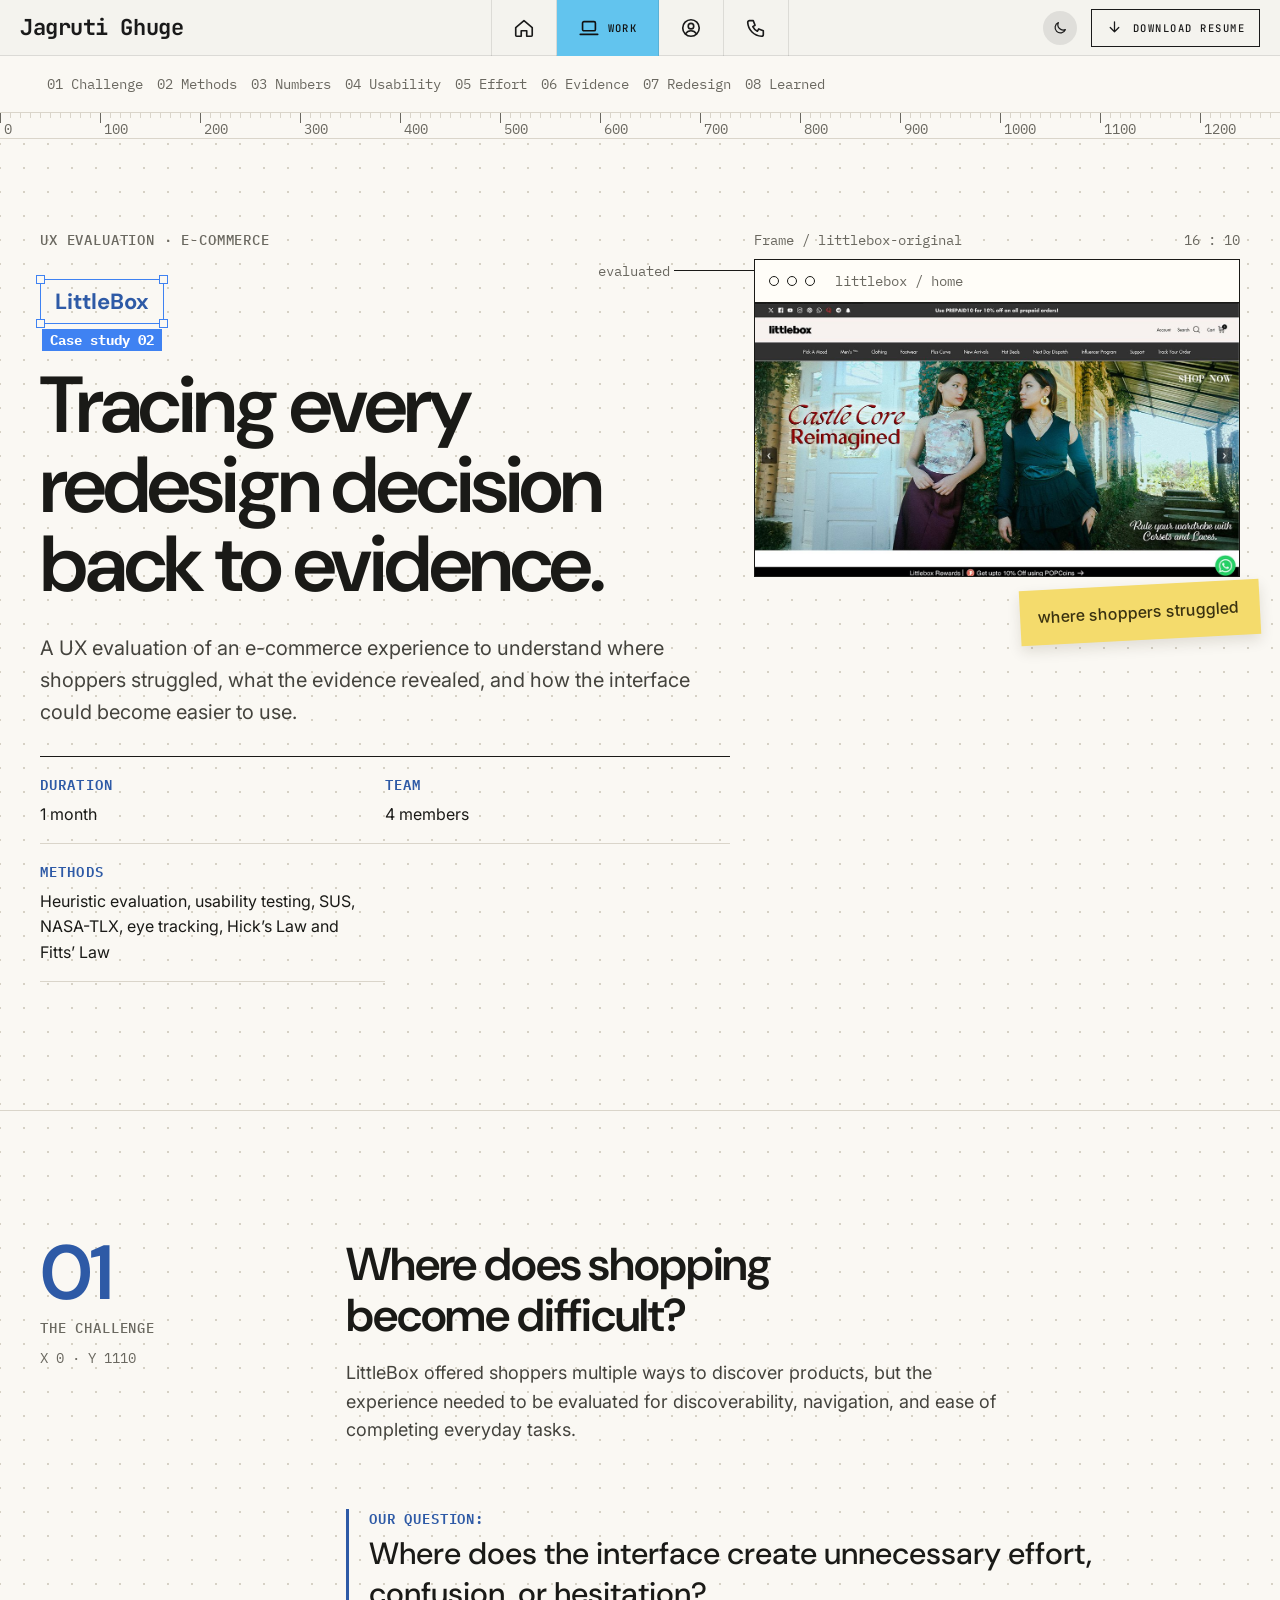
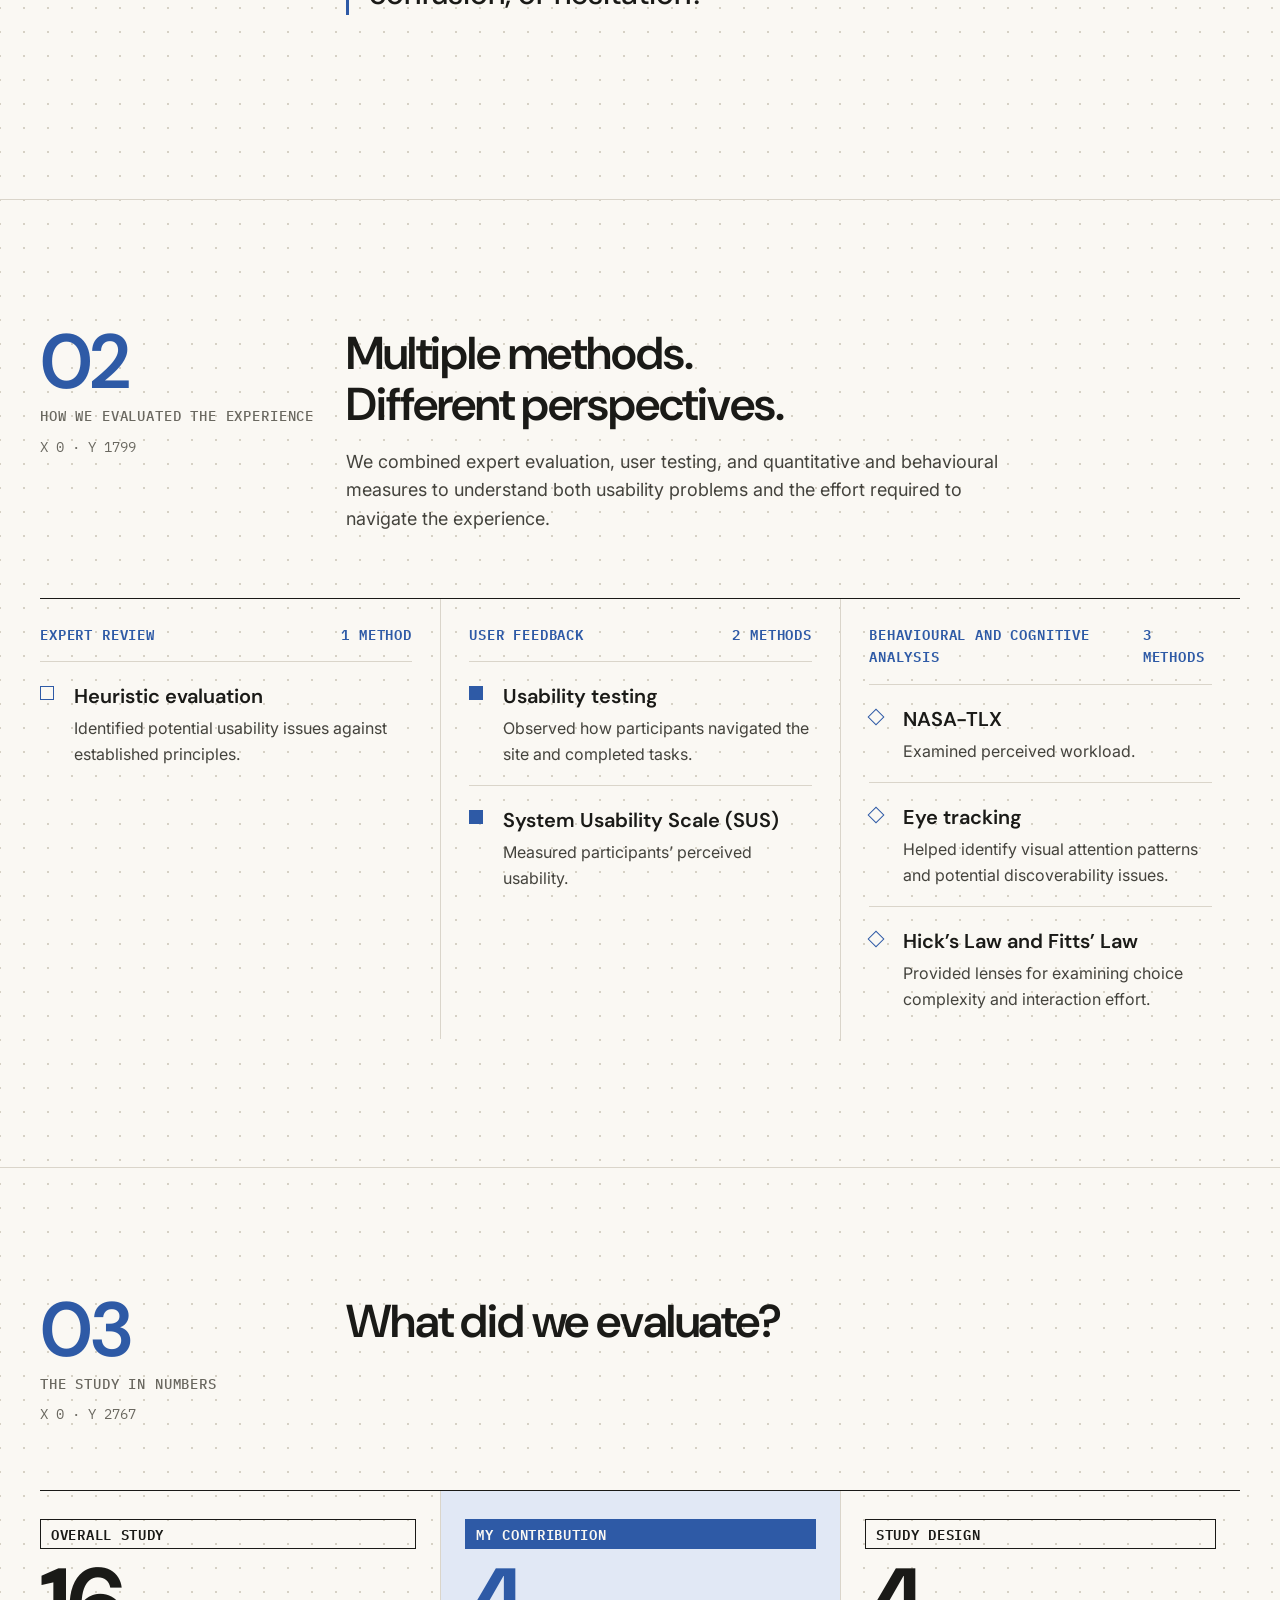
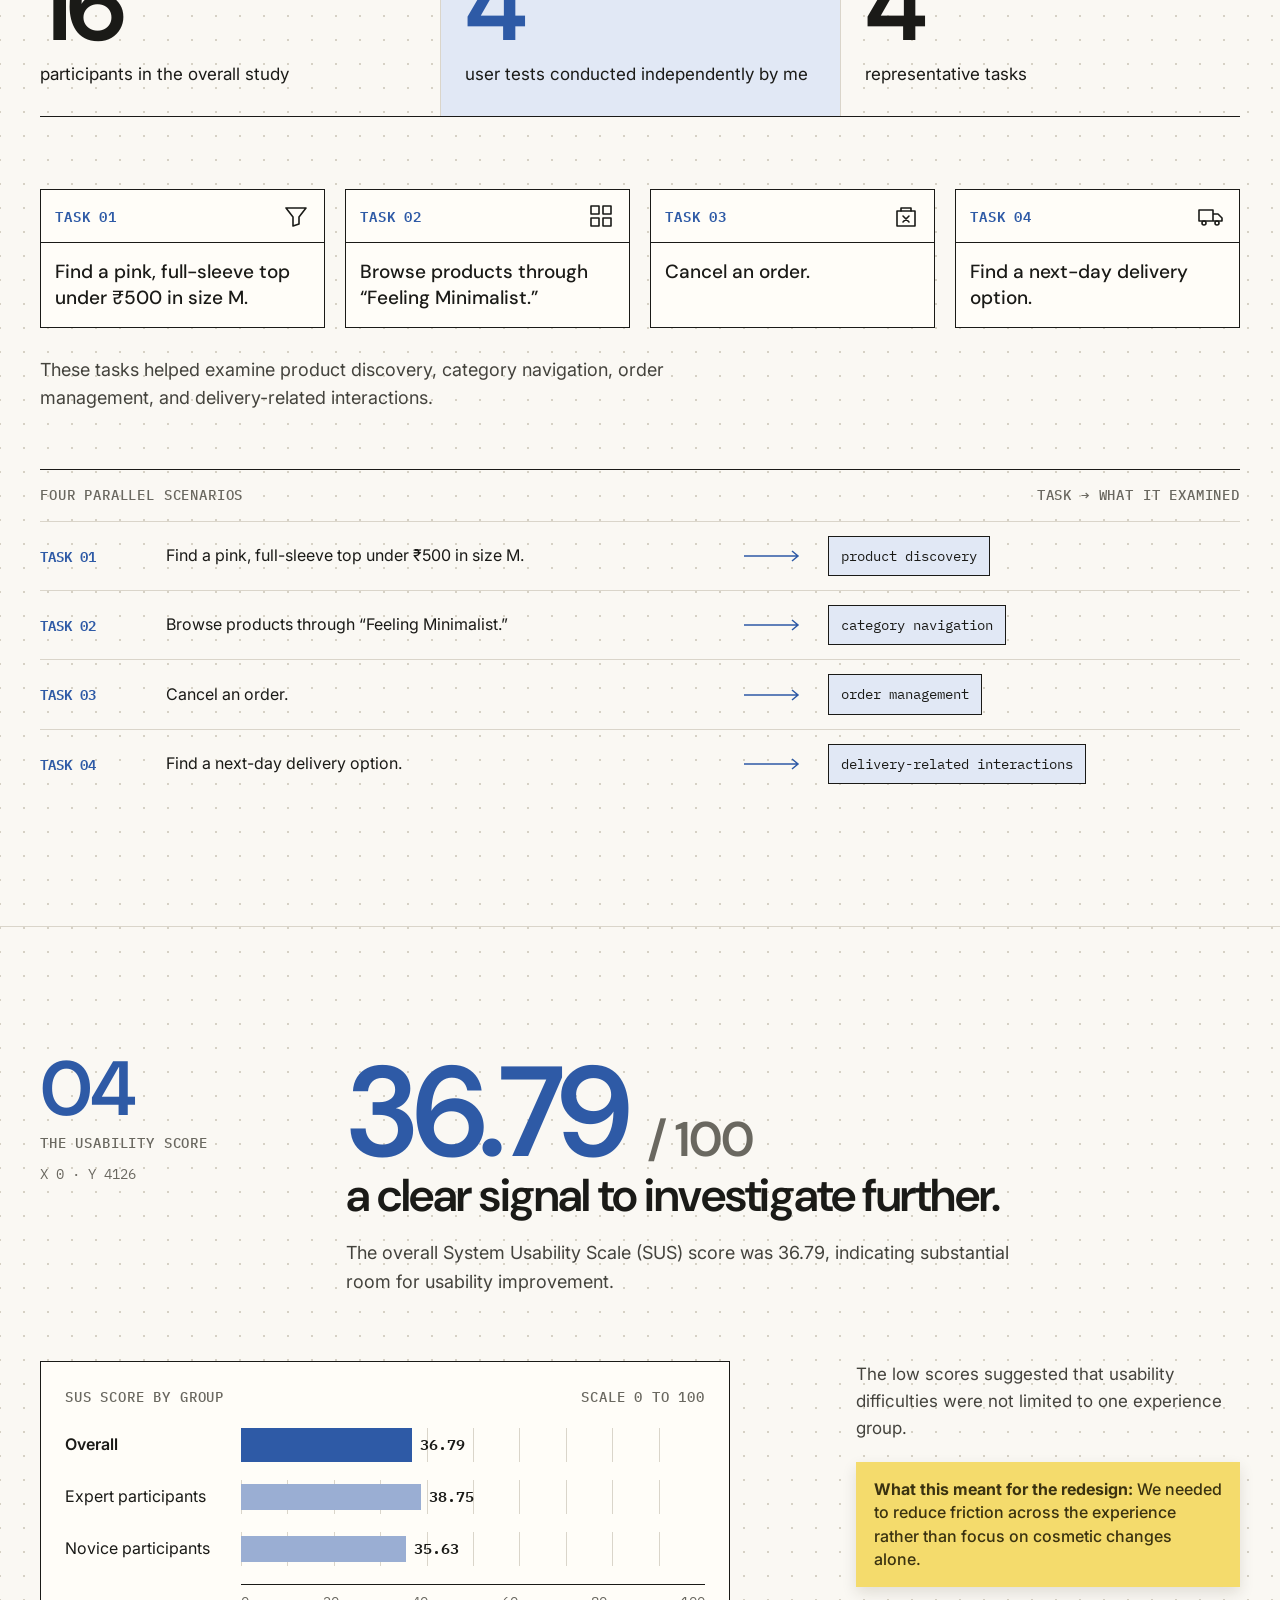
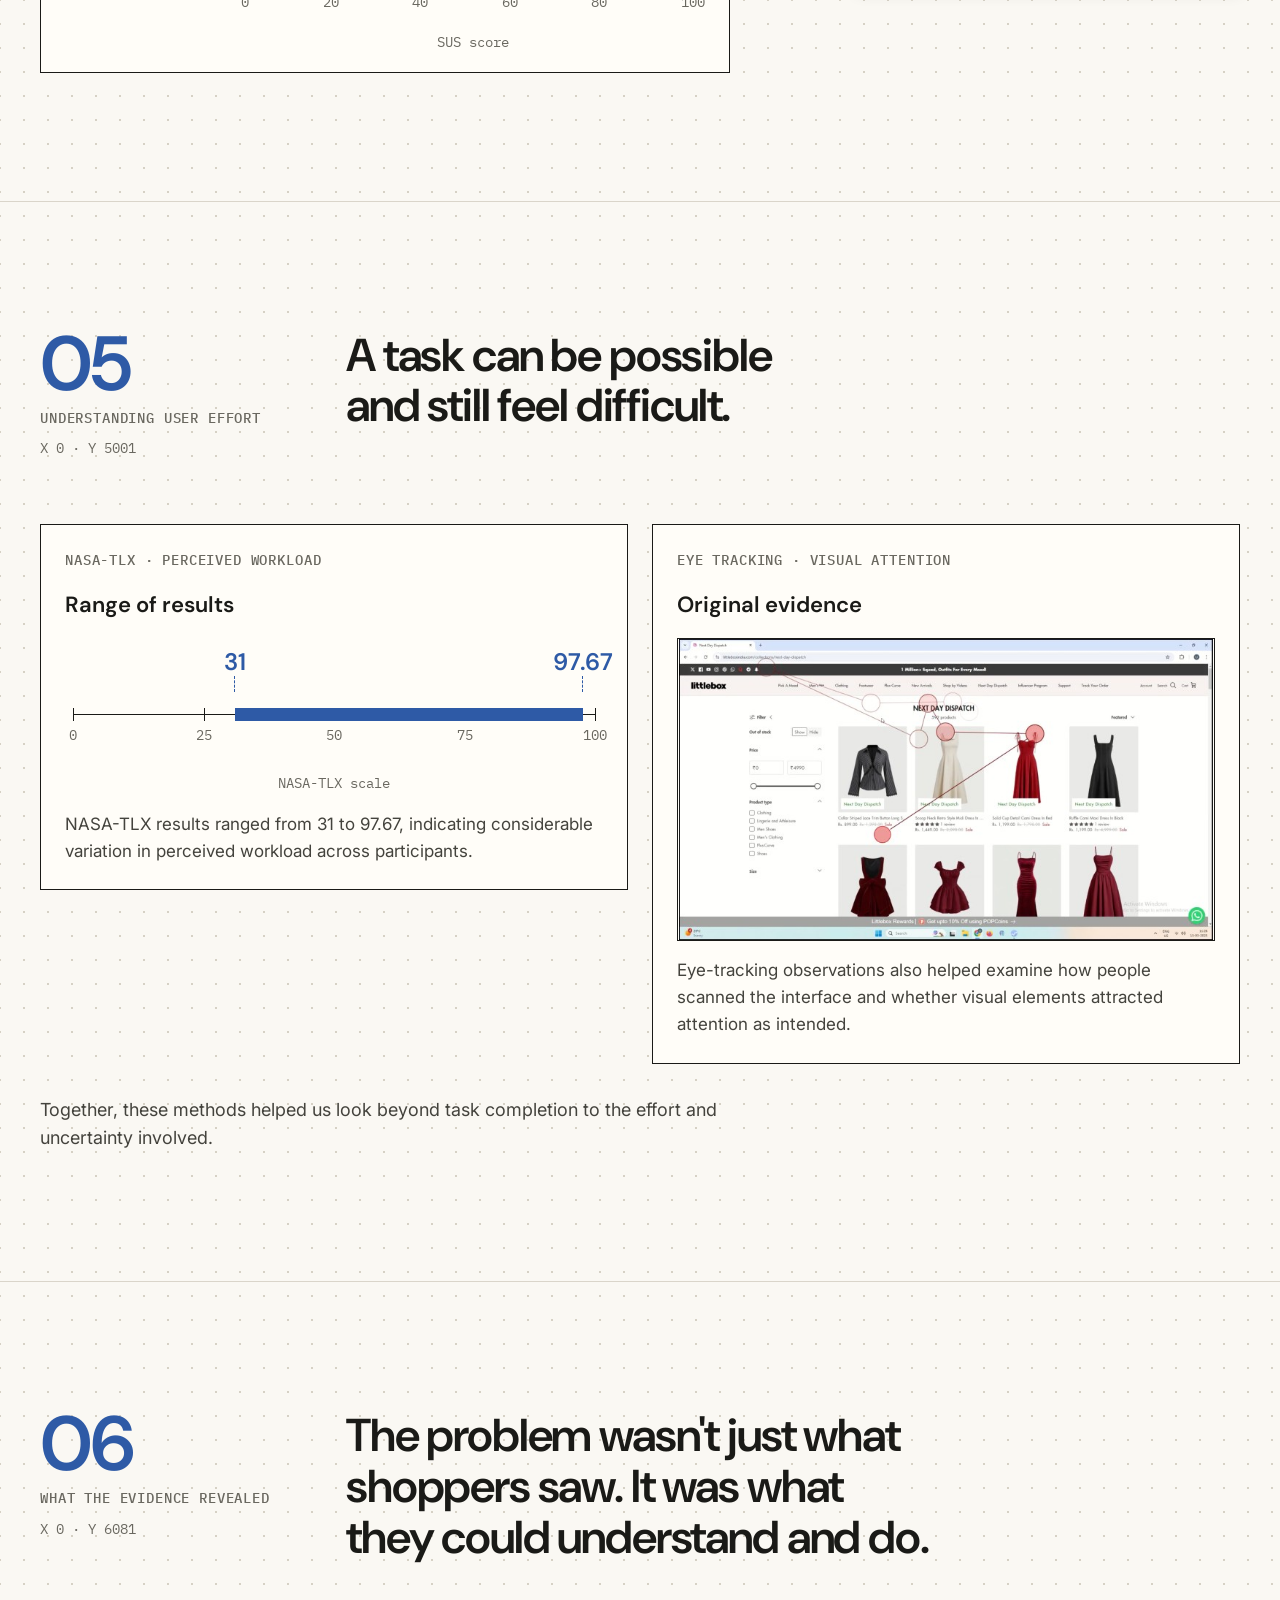
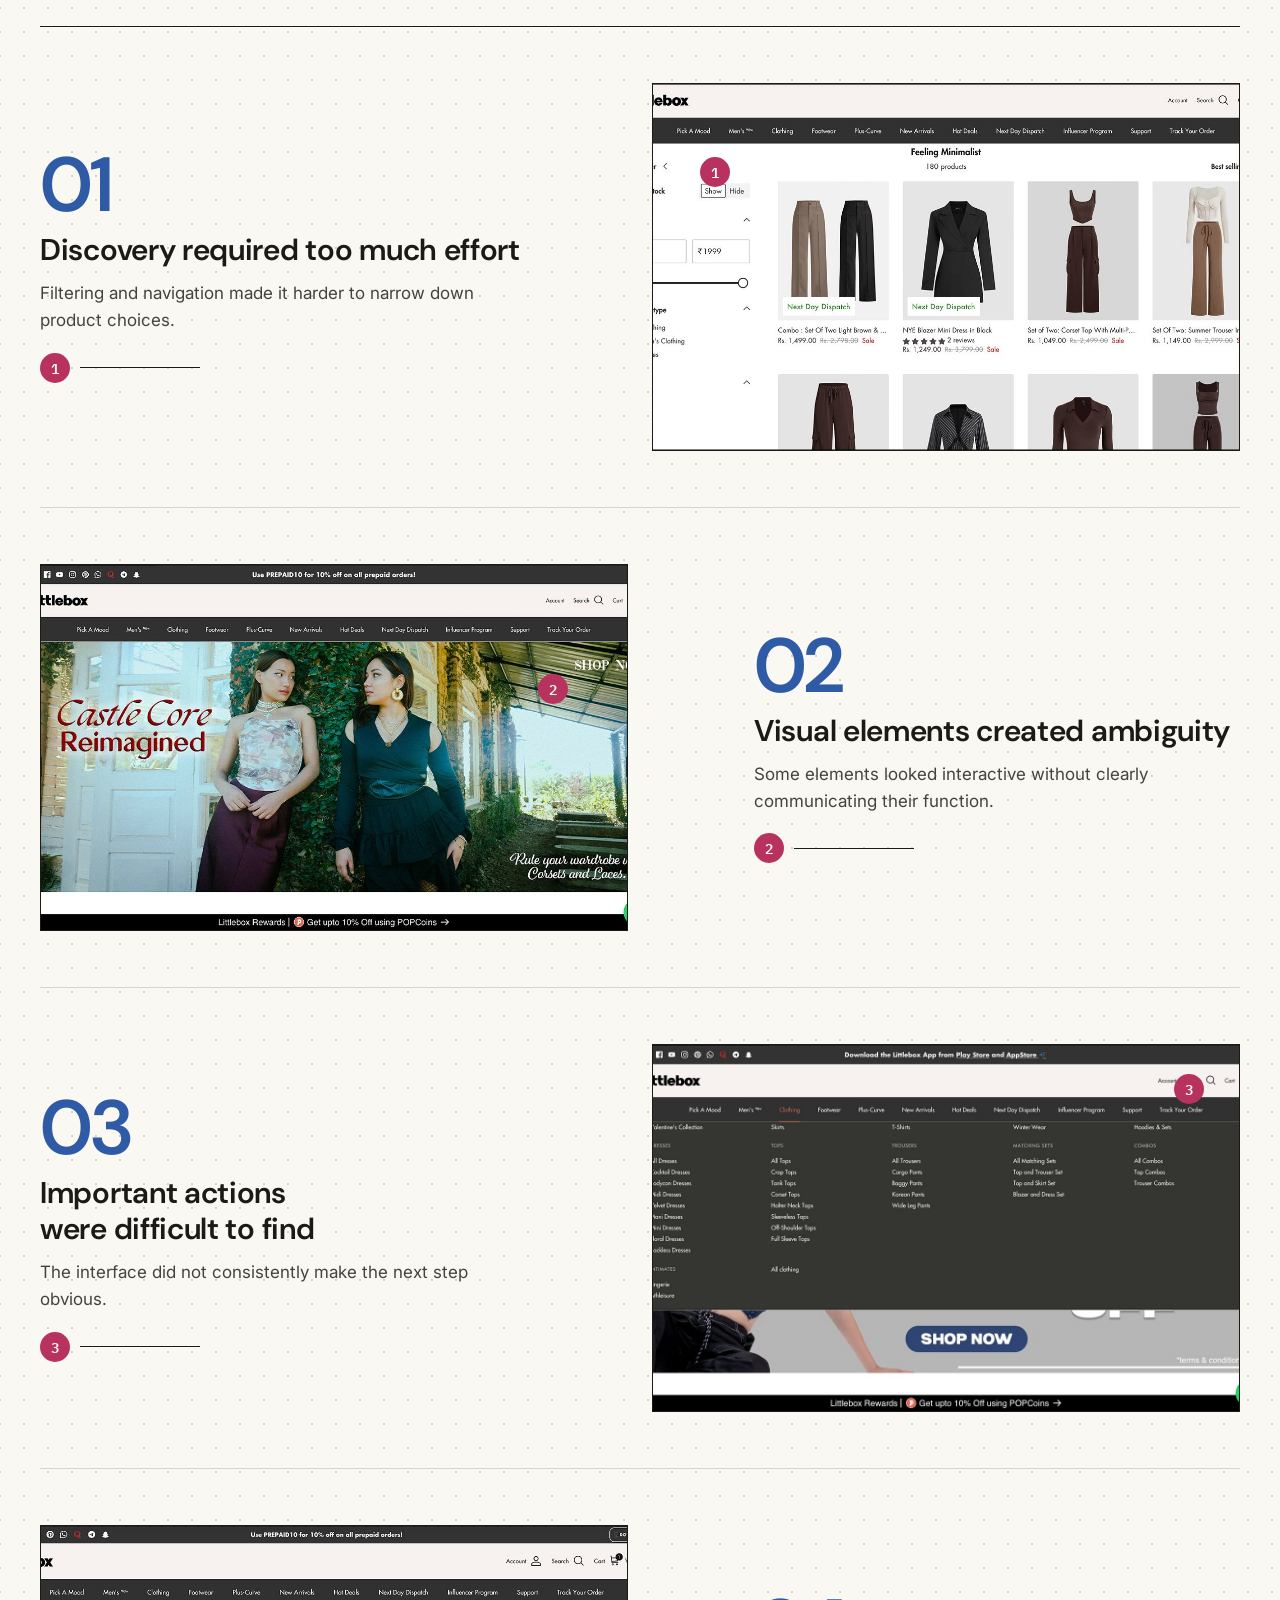
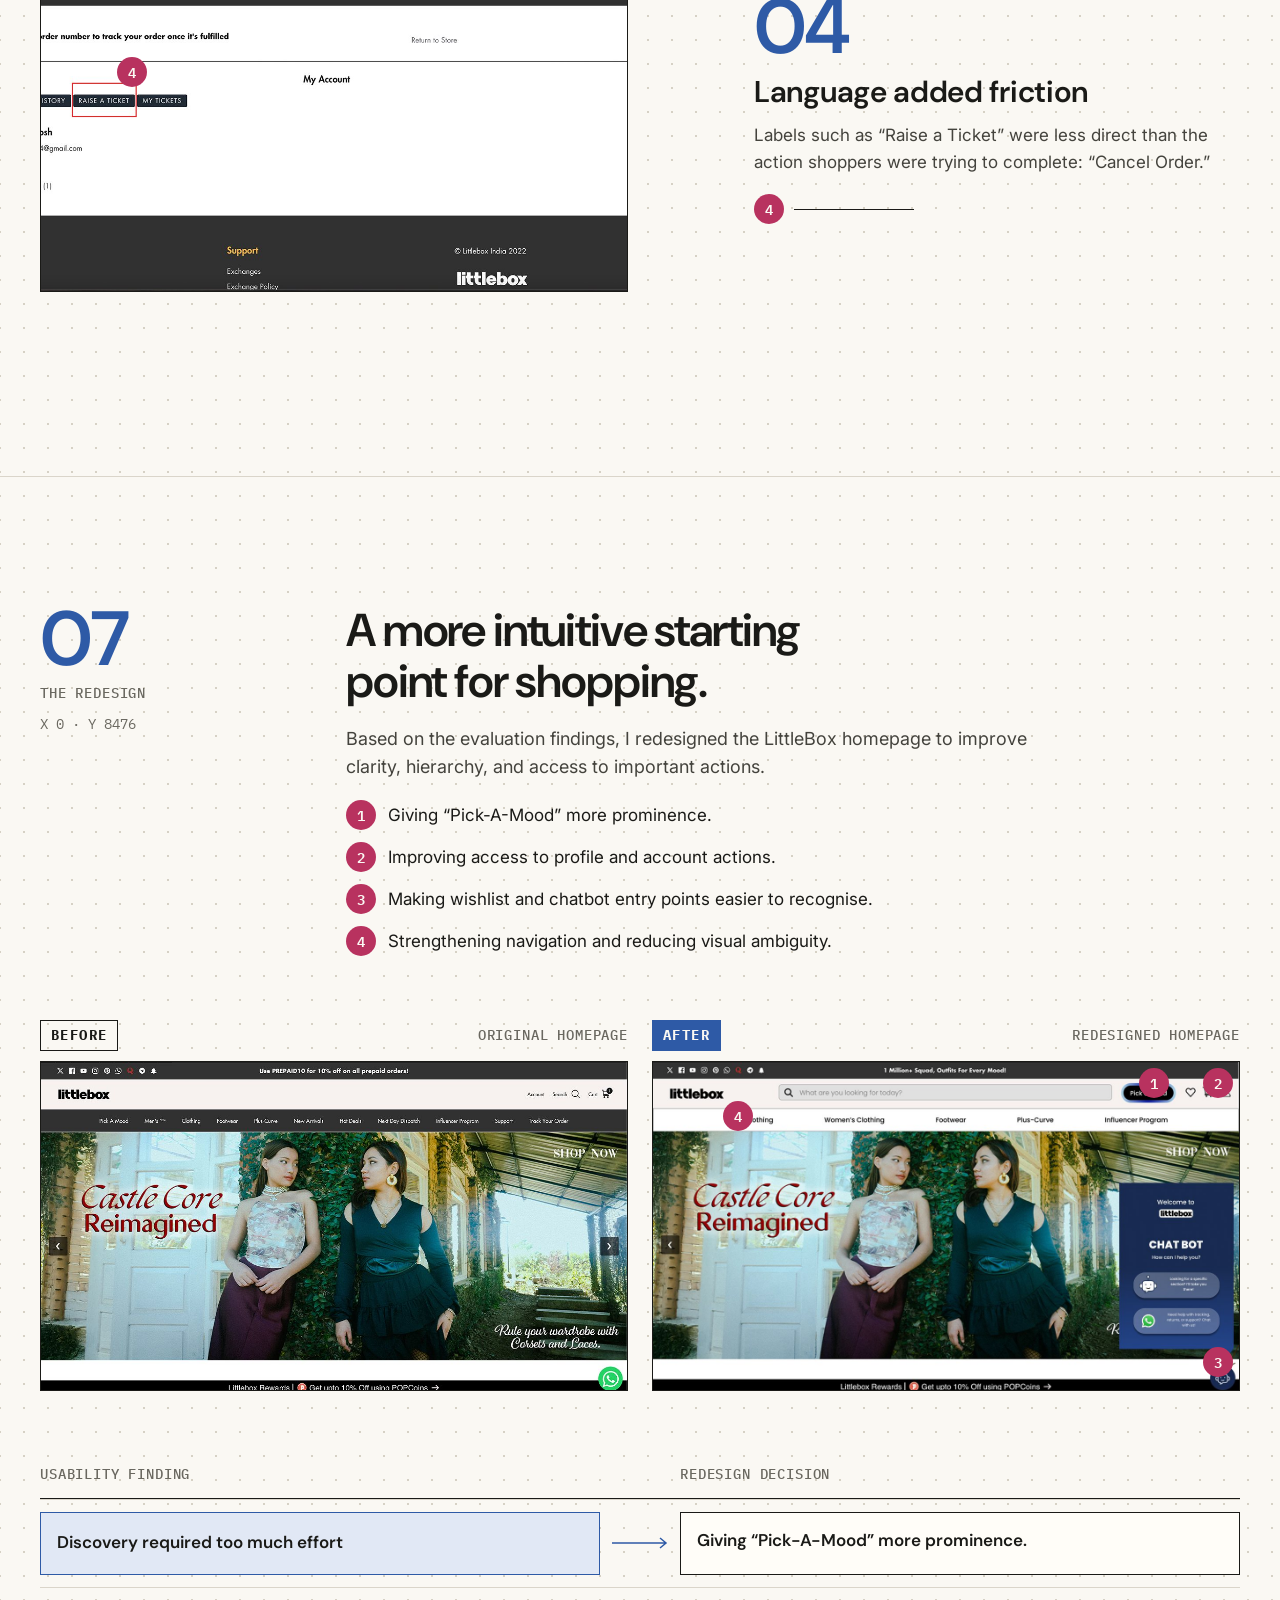
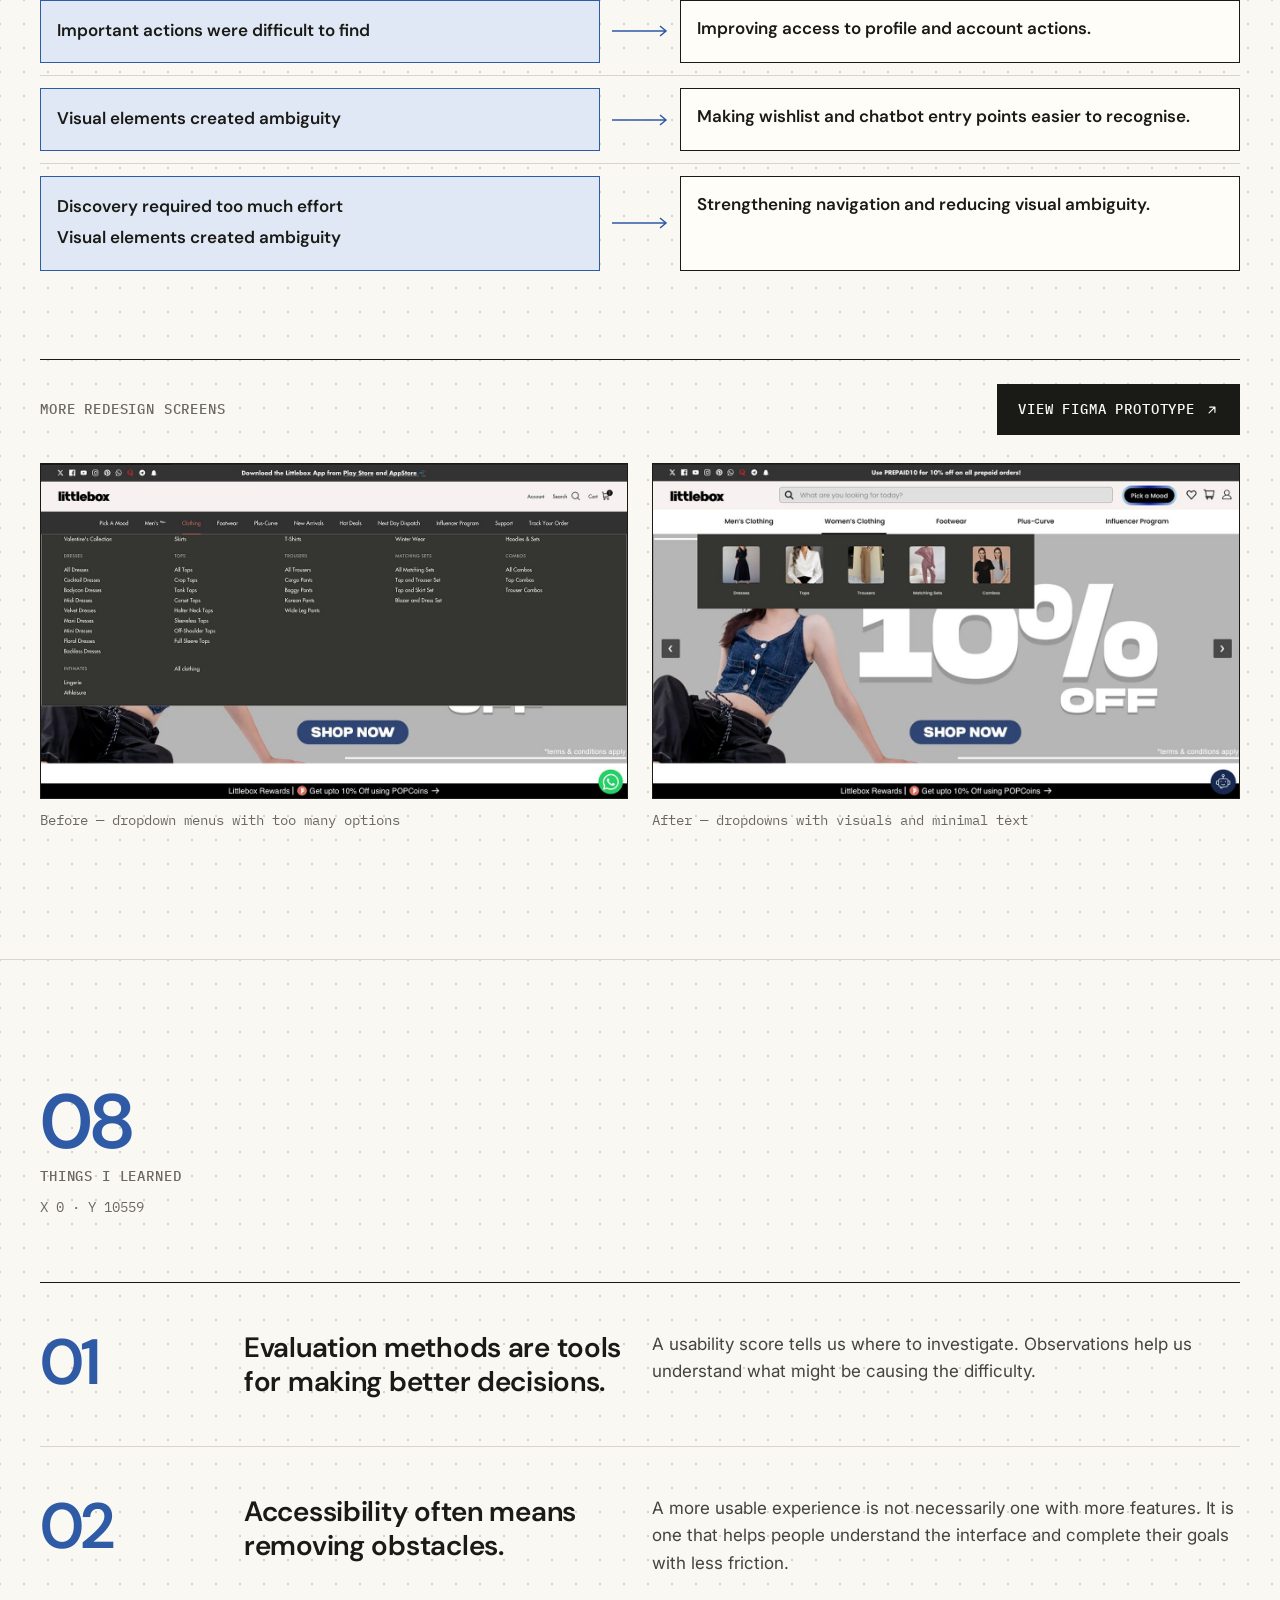
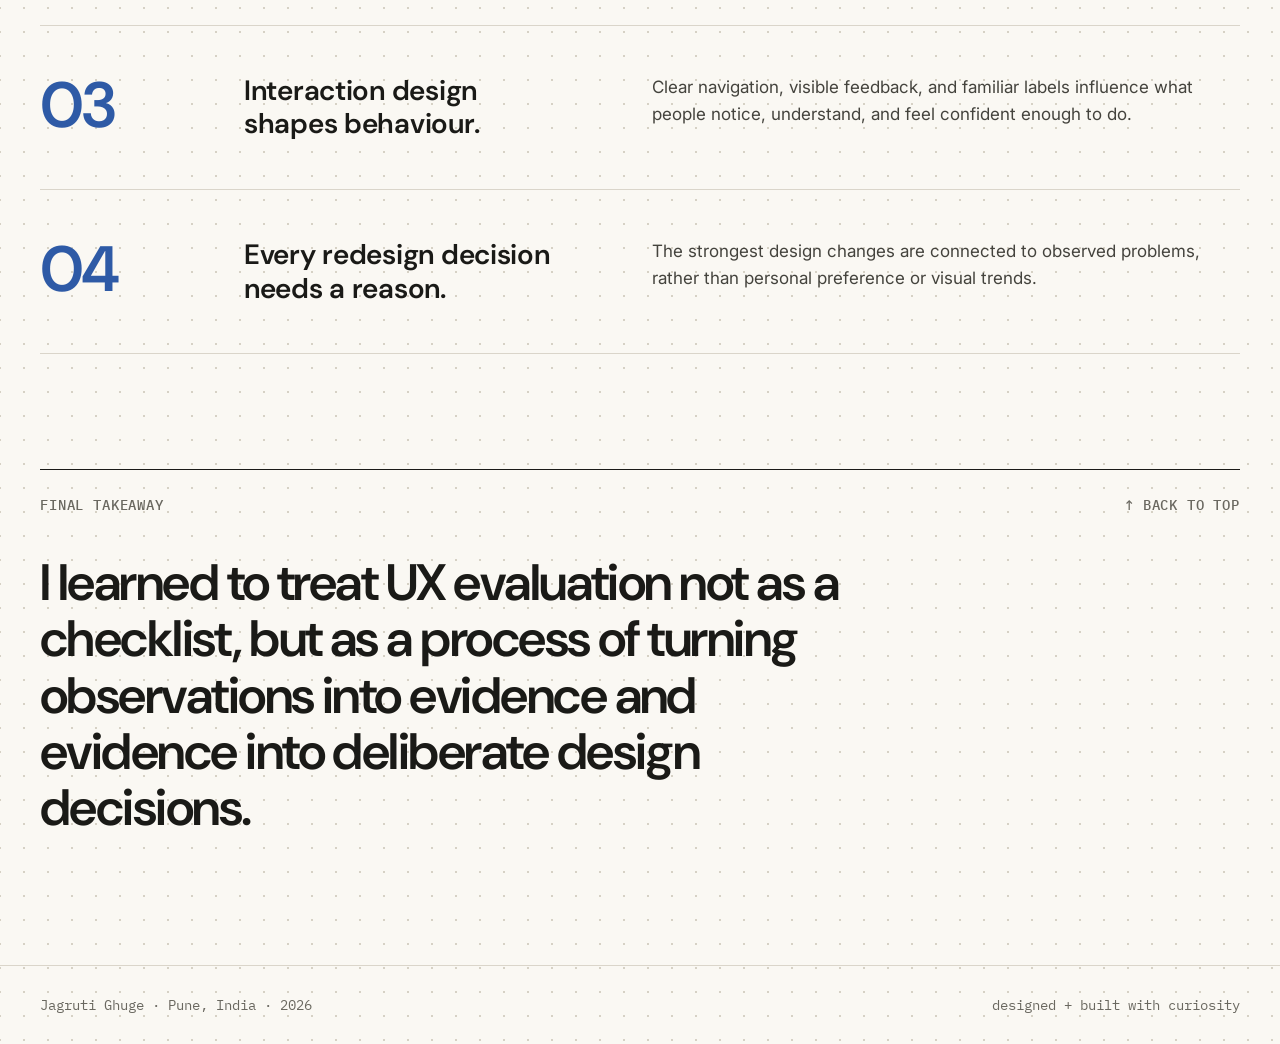
<file: littlebox.html>
<!doctype html><html><head><meta charset=utf8><meta name=viewport content="width=device-width,initial-scale=1,viewport-fit=cover"><style>:root{color-scheme:light;box-sizing:border-box;padding-top:env(safe-area-inset-top,0px);padding-bottom:env(safe-area-inset-bottom,0px)}html{scroll-padding-top:env(safe-area-inset-top,0px)}body{margin:0;padding:0;font:14px -apple-system,BlinkMacSystemFont,sans-serif;background:#fff;color:#000}img{max-width:100%}[hidden]:not([hidden=until-found i]){display:none!important}</style></head><body>
<title>LittleBox UX Evaluation</title>
<link rel="preconnect" href="https://fonts.googleapis.com">
<link rel="preconnect" href="https://fonts.gstatic.com" crossorigin>
<link rel="stylesheet" href="https://fonts.googleapis.com/css2?family=DM+Sans:opsz,wght@9..40,400..700&family=Inter:wght@400;500;600&family=IBM+Plex+Mono:wght@400;500;600&display=swap">
<style>
/* Layout: an evaluation board on a Figma canvas. Dotted ground, rulers, 12-col grid (meta 3 / body 9), square thin-bordered evidence frames, muted blue for LittleBox numbers and metrics, yellow stickies and pink pins as annotations. */
:root{
  --paper:#FAF8F3; --paper-2:#F1EEE6; --note:#FFFDF8;
  --ink:#1A1A17; --ink-2:#44433D; --muted:#6A6860;
  --rule:#DAD5CA; --dot:#D6D1C5;
  --blue:#2E5AA6; --blue-soft:#E1E8F5; --blue-mid:#9AAED3;
  --pink:#B8325F; --pink-soft:#F7DCE5;
  --yellow:#F4DB6C; --yellow-ink:#3A3210;
  --select:#3F82F2; --on-select:#FFFFFF;
  --f-display:'DM Sans', 'Helvetica Neue', Arial, sans-serif;
  --f-body:'Inter', 'Helvetica Neue', Arial, sans-serif;
  --f-mono:'IBM Plex Mono', ui-monospace, 'Courier New', monospace;
  --maxw:1280px; --gut:clamp(16px, 4vw, 40px);
}
@media (prefers-color-scheme: dark){
  :root:not([data-theme="light"]){
    --paper:#151513; --paper-2:#1F1E1B; --note:#22211E;
    --ink:#F0EDE5; --ink-2:#CFCAC0; --muted:#A39E93;
    --rule:#36342F; --dot:#2E2C28;
    --blue:#93B3EC; --blue-soft:#1C2740; --blue-mid:#4C6390;
    --pink:#F08CB0; --pink-soft:#3A1F2B;
    --yellow:#E9CF5C; --yellow-ink:#2A240A;
    --select:#6FA6FF; --on-select:#0E1420;
    color-scheme:dark;
  }
}
:root[data-theme="dark"]{
  --paper:#151513; --paper-2:#1F1E1B; --note:#22211E;
  --ink:#F0EDE5; --ink-2:#CFCAC0; --muted:#A39E93;
  --rule:#36342F; --dot:#2E2C28;
  --blue:#93B3EC; --blue-soft:#1C2740; --blue-mid:#4C6390;
  --pink:#F08CB0; --pink-soft:#3A1F2B;
  --yellow:#E9CF5C; --yellow-ink:#2A240A;
  --select:#6FA6FF; --on-select:#0E1420;
  color-scheme:dark;
}
*{box-sizing:border-box}
main{overflow-x:clip}
html{scroll-behavior:smooth}
@media (prefers-reduced-motion: reduce){html{scroll-behavior:auto}}
body{margin:0; background:var(--paper); color:var(--ink-2); font-family:var(--f-body); font-size:17px; line-height:1.6;
  background-image:radial-gradient(var(--dot) 1.2px, transparent 1.3px); background-size:24px 24px; background-position:12px 12px; -webkit-font-smoothing:antialiased}
h1,h2,h3,h4{font-family:var(--f-display); color:var(--ink); margin:0; text-wrap:balance}
p{margin:0}
ul,ol{margin:0}
a{color:inherit}
a:focus-visible,[tabindex]:focus-visible{outline:2px solid var(--select); outline-offset:3px}
.wrap{max-width:var(--maxw); margin:0 auto; padding-inline:var(--gut)}
.mono{font-family:var(--f-mono); font-size:14px; font-weight:500; letter-spacing:.06em; text-transform:uppercase; color:var(--muted)}
.lede{font-size:18px; max-width:62ch}

/* top bar + ruler */
.topbar{position:sticky; top:env(safe-area-inset-top, 0px); z-index:20; background:var(--paper); border-bottom:1px solid var(--rule)}
.topbar .wrap{display:flex; align-items:center; justify-content:space-between; gap:16px; min-height:56px}
.brand{font-family:var(--f-display); font-weight:700; font-size:17px; color:var(--ink); text-decoration:none}
.nav{display:flex; gap:0; flex-wrap:wrap}
.nav a{font-family:var(--f-mono); font-size:14px; text-decoration:none; color:var(--muted); padding:6px 7px}
.nav a:hover{color:var(--ink); background:var(--paper-2)}
.back{font-family:var(--f-mono); font-size:14px; color:var(--ink); text-decoration:none; border:1px solid var(--ink); padding:6px 12px; white-space:nowrap}
.ruler{position:relative; height:26px; overflow:hidden; border-top:1px solid var(--rule);
  background:repeating-linear-gradient(to right, var(--muted) 0 1px, transparent 1px 100px) 0 0/100% 10px no-repeat, repeating-linear-gradient(to right, var(--rule) 0 1px, transparent 1px 10px) 0 0/100% 5px no-repeat}
.ruler span{position:absolute; top:9px; font-family:var(--f-mono); font-size:14px; line-height:1; color:var(--muted); transform:translateX(4px)}
@media (max-width:1180px){.nav{display:none}}

/* sections */
section{padding-block:clamp(72px, 10vw, 136px); border-top:1px solid var(--rule); position:relative}
.sec-head{display:grid; grid-template-columns:repeat(12, minmax(0,1fr)); column-gap:24px; row-gap:16px; margin-bottom:clamp(40px, 5vw, 64px)}
.sec-meta{grid-column:span 3; display:flex; flex-direction:column; gap:8px}
.sec-num{font-family:var(--f-display); font-size:clamp(56px, 6vw, 88px); line-height:.9; font-weight:600; letter-spacing:-.04em; color:var(--blue)}
.coord{font-family:var(--f-mono); font-size:14px; color:var(--muted)}
.sec-body{grid-column:span 9; display:flex; flex-direction:column; gap:18px; min-width:0}
.sec-body h2{font-size:clamp(30px, 3.6vw, 48px); line-height:1.1; font-weight:600; letter-spacing:-.025em; max-width:24ch}
@media (max-width:820px){.sec-meta,.sec-body{grid-column:1 / -1}.sec-meta{flex-direction:row; align-items:baseline; gap:14px; flex-wrap:wrap}}

/* annotations */
.sticky{background:var(--yellow); color:var(--yellow-ink); font-size:16px; line-height:1.45; font-weight:500; padding:16px 18px; box-shadow:0 6px 14px rgba(40,30,0,.12)}
.sticky b{font-weight:700}
.cursor{display:inline-flex; align-items:flex-start; gap:2px}
.cursor svg{width:18px; height:18px; flex:none}
.cursor b{font-family:var(--f-mono); font-size:14px; font-weight:500; background:var(--select); color:var(--on-select); padding:3px 8px; margin-top:12px}
.pin{display:inline-grid; place-items:center; width:30px; height:30px; border-radius:50%; background:var(--pink); color:var(--paper); font-family:var(--f-mono); font-size:14px; font-weight:600; flex:none; line-height:1}
.selbox{position:relative; display:inline-block; border:1.5px solid var(--select); padding:4px 14px}
.selbox i{position:absolute; width:9px; height:9px; background:var(--paper); border:1.5px solid var(--select)}
.selbox i:nth-of-type(1){left:-5px; top:-5px}.selbox i:nth-of-type(2){right:-5px; top:-5px}.selbox i:nth-of-type(3){left:-5px; bottom:-5px}.selbox i:nth-of-type(4){right:-5px; bottom:-5px}
.dims{position:absolute; left:50%; bottom:-28px; transform:translateX(-50%); font-family:var(--f-mono); font-size:14px; line-height:1; background:var(--select); color:var(--on-select); padding:4px 8px; white-space:nowrap}
.tag{display:inline-block; font-family:var(--f-mono); font-size:14px; font-weight:600; letter-spacing:.05em; padding:3px 10px; border:1px solid var(--ink); color:var(--ink); white-space:nowrap}
.tag.me{background:var(--blue); border-color:var(--blue); color:var(--paper)}

/* asset slots: replace the figcaption with an <img> */
.slot{position:relative; width:100%; max-width:100%; aspect-ratio:var(--ar, 16 / 10); border:1px solid var(--ink); background:var(--note); display:grid; place-items:center; overflow:hidden; margin:0}
.slot .x{position:absolute; inset:0; width:100%; height:100%; fill:none; stroke:var(--rule); stroke-width:1}
.slot figcaption{position:relative; background:var(--note); border:1px dashed var(--muted); padding:10px 14px; text-align:center; display:flex; flex-direction:column; gap:2px; max-width:86%}
.slot figcaption b{font-family:var(--f-display); font-size:16px; color:var(--ink); font-weight:600}
.slot figcaption span{font-size:14px}
.slot img{position:absolute; inset:0; width:100%; height:100%; object-fit:cover; object-position:top}
.onslot{position:absolute; z-index:2}
.browser{border:1px solid var(--ink); background:var(--note)}
.browser .bar{display:flex; align-items:center; gap:8px; padding:10px 14px; border-bottom:1px solid var(--ink)}
.browser .bar i{width:10px; height:10px; border-radius:50%; border:1px solid var(--ink); display:inline-block}
.browser .bar span{margin-left:12px; font-family:var(--f-mono); font-size:14px; color:var(--muted)}
.browser .slot{border:0}
.arrow{display:grid; place-items:center; color:var(--ink)}
.arrow svg{width:100%; max-width:64px; height:14px}
.arrow.b{color:var(--blue)}

/* HERO */
.hero{border-top:0; padding-block:clamp(48px, 7vw, 96px) clamp(80px, 10vw, 128px)}
.hero-grid{display:grid; grid-template-columns:repeat(12, minmax(0,1fr)); column-gap:24px; row-gap:56px; align-items:start}
.hero-copy{grid-column:1 / span 7; display:flex; flex-direction:column; gap:28px; min-width:0}
.hero-copy .selbox{font-family:var(--f-display); font-size:22px; font-weight:700; color:var(--blue); align-self:flex-start}
.hero h1{font-size:clamp(42px, 6.2vw, 88px); line-height:1; letter-spacing:-.04em; font-weight:600; margin-top:14px}
.hero .lede{font-size:clamp(17px, 1.6vw, 20px); max-width:50ch}
.meta{display:grid; grid-template-columns:repeat(2, minmax(0,1fr)); border-top:1px solid var(--ink); margin:0}
.meta div{padding:16px 20px 16px 0; border-bottom:1px solid var(--rule); min-width:0}
.meta dt{font-family:var(--f-mono); font-size:14px; font-weight:600; letter-spacing:.08em; text-transform:uppercase; color:var(--blue)}
.meta dd{margin:6px 0 0; font-size:16px; color:var(--ink)}
.hero-art{grid-column:8 / span 5; position:relative; min-width:0; margin-bottom:40px}
.frame-label{display:flex; justify-content:space-between; font-family:var(--f-mono); font-size:14px; color:var(--muted); margin-bottom:8px}
.hero-art .note{position:absolute; right:-20px; bottom:-64px; width:240px; transform:rotate(-3deg)}
.hero-art .cur{position:absolute; left:-30px; top:30%}
.hero-art .aline{position:absolute; left:-80px; top:12%; width:80px; border-top:1px solid var(--ink)}
.hero-art .aline span{position:absolute; right:84px; top:-11px; font-family:var(--f-mono); font-size:14px; color:var(--muted); white-space:nowrap}
@media (max-width:1000px){.hero-copy,.hero-art{grid-column:1 / -1}.hero-art{max-width:560px; width:100%; margin-inline:auto}.hero-art .note{right:8px}.hero-art .cur{left:8px}.hero-art .aline{display:none}}
@media (max-width:560px){.meta{grid-template-columns:1fr}}

/* 01 challenge */
.question{display:grid; grid-template-columns:repeat(12, minmax(0,1fr)); column-gap:24px; margin-bottom:clamp(40px, 5vw, 56px)}
.question p{grid-column:4 / span 8; font-family:var(--f-display); font-size:clamp(22px, 2.4vw, 32px); line-height:1.3; color:var(--ink); font-weight:500; border-left:3px solid var(--blue); padding-left:20px}
.question p b{display:block; font-family:var(--f-mono); font-size:14px; letter-spacing:.06em; text-transform:uppercase; color:var(--blue); font-weight:600; margin-bottom:8px}
@media (max-width:820px){.question p{grid-column:1 / -1}}
.annot{display:grid; grid-template-columns:repeat(12, minmax(0,1fr)); column-gap:24px; row-gap:24px; align-items:start}
.annot .shot{grid-column:1 / span 8; position:relative; min-width:0}
.annot ol{grid-column:9 / span 4; list-style:none; padding:0; display:flex; flex-direction:column; gap:14px}
.annot li{position:relative; display:grid; grid-template-columns:30px minmax(0,1fr); column-gap:12px; padding:14px; border:1px solid var(--ink); background:var(--note)}
.annot li::before{content:""; position:absolute; right:100%; top:28px; width:25px; border-top:1px solid var(--ink)}
.annot li b{font-family:var(--f-display); font-size:16px; color:var(--ink); font-weight:600; display:block}
.annot li span{font-size:15px}
.annot .hint{font-family:var(--f-mono); font-size:14px; color:var(--muted)}
@media (max-width:900px){.annot .shot,.annot ol{grid-column:1 / -1}.annot li::before{display:none}}

/* 02 methods */
.methods{display:grid; grid-template-columns:repeat(3, minmax(0,1fr)); border-top:1px solid var(--ink)}
.mgroup{padding:24px 28px 8px 0; display:flex; flex-direction:column; gap:0; min-width:0}
.mgroup + .mgroup{border-left:1px solid var(--rule); padding-left:28px}
.mgroup > .mono{color:var(--blue); font-weight:600; margin-bottom:16px; display:flex; justify-content:space-between; gap:12px}
.method{display:grid; grid-template-columns:22px minmax(0,1fr); column-gap:12px; padding:18px 0; border-top:1px solid var(--rule)}
.method .mk{width:14px; height:14px; border:1.5px solid var(--blue); margin-top:6px}
.method .mk.f{background:var(--blue)}
.method .mk.d{transform:rotate(45deg); width:12px; height:12px; margin-top:8px; margin-left:1px}
.method h3{font-size:20px; font-weight:600; margin-bottom:4px}
.method p{font-size:16px}
@media (max-width:860px){.methods{grid-template-columns:1fr}.mgroup + .mgroup{border-left:0; padding-left:0; border-top:1px solid var(--ink)}.mgroup{padding-right:0}}

/* 03 numbers */
.metrics{display:grid; grid-template-columns:repeat(3, minmax(0,1fr)); border-top:1px solid var(--ink); border-bottom:1px solid var(--ink)}
.metric{padding:28px 24px 28px 0; display:flex; flex-direction:column; gap:10px; min-width:0}
.metric + .metric{border-left:1px solid var(--rule); padding-left:24px}
.metric b{font-family:var(--f-display); font-size:clamp(64px, 8vw, 120px); line-height:.9; font-weight:600; letter-spacing:-.05em; color:var(--ink)}
.metric.me{background:var(--blue-soft)}
.metric.me b{color:var(--blue)}
.metric p{font-size:17px; color:var(--ink)}
@media (max-width:700px){.metrics{grid-template-columns:1fr}.metric + .metric{border-left:0; border-top:1px solid var(--rule); padding-left:0}.metric.me{padding-left:16px}}
.tasks{display:grid; grid-template-columns:repeat(4, minmax(0,1fr)); gap:20px; margin-top:clamp(48px, 6vw, 72px)}
.task{border:1px solid var(--ink); background:var(--note); display:flex; flex-direction:column; min-width:0}
.task .th{display:flex; justify-content:space-between; align-items:center; padding:12px 14px; border-bottom:1px solid var(--ink)}
.task .th .mono{color:var(--blue); font-weight:600}
.task .th svg{width:28px; height:28px; color:var(--ink)}
.task .tb{padding:16px 14px; flex:1}
.task .tb p{font-family:var(--f-display); font-size:19px; line-height:1.35; color:var(--ink); font-weight:500}
.task .slot{border:0; border-top:1px solid var(--ink)}
@media (max-width:1000px){.tasks{grid-template-columns:repeat(2, minmax(0,1fr))}}
@media (max-width:560px){.tasks{grid-template-columns:1fr}}
.tasknote{margin-top:28px; max-width:62ch}
.lanes{margin-top:clamp(40px, 5vw, 56px); border-top:1px solid var(--ink)}
.lanes-h{display:flex; justify-content:space-between; gap:12px; flex-wrap:wrap; padding:14px 0}
.lane{display:grid; grid-template-columns:110px minmax(0,4fr) 80px minmax(0,3fr); column-gap:16px; align-items:center; padding:14px 0; border-top:1px solid var(--rule)}
.lane .tn{font-family:var(--f-mono); font-size:14px; font-weight:600; color:var(--blue)}
.lane .td{font-size:16px; color:var(--ink)}
.lane .area{border:1px solid var(--ink); padding:8px 12px; font-family:var(--f-mono); font-size:14px; color:var(--ink); background:var(--blue-soft); justify-self:start}
@media (max-width:760px){.lane{grid-template-columns:1fr; row-gap:8px}.lane .arrow{justify-items:start}.lane .arrow svg{transform:rotate(90deg); width:28px}}

/* 04 evidence */
.erow{display:grid; grid-template-columns:repeat(12, minmax(0,1fr)); column-gap:24px; row-gap:24px; padding:clamp(36px, 5vw, 56px) 0; border-top:1px solid var(--rule); align-items:center}
.erow:first-child{border-top:1px solid var(--ink)}
.erow .txt{grid-column:1 / span 5; display:flex; flex-direction:column; gap:12px}
.erow .vis{grid-column:7 / span 6; position:relative}
.erow.flip .txt{grid-column:8 / span 5; grid-row:1}
.erow.flip .vis{grid-column:1 / span 6; grid-row:1}
.erow .n{font-family:var(--f-display); font-size:clamp(56px, 6vw, 88px); line-height:.9; font-weight:600; letter-spacing:-.04em; color:var(--blue)}
.erow h3{font-size:clamp(22px, 2.4vw, 30px); line-height:1.2; font-weight:600; letter-spacing:-.01em}
.erow p{font-size:17px; max-width:46ch}
.erow .lbl{display:flex; align-items:center; gap:10px; margin-top:6px}
.erow .lbl::after{content:""; flex:1; max-width:120px; border-top:1px solid var(--ink)}
@media (max-width:860px){.erow .txt,.erow .vis,.erow.flip .txt,.erow.flip .vis{grid-column:1 / -1; grid-row:auto}}

/* 05 SUS */
.sus-head .big{font-family:var(--f-display); font-size:clamp(72px, 10vw, 148px); line-height:.9; font-weight:600; letter-spacing:-.05em; color:var(--blue)}
.sus-head .big small{font-size:.38em; color:var(--muted); letter-spacing:-.02em}
.sus-grid{display:grid; grid-template-columns:repeat(12, minmax(0,1fr)); column-gap:24px; row-gap:40px; align-items:start}
.chart{grid-column:1 / span 7; border:1px solid var(--ink); background:var(--note); padding:24px 24px 18px; min-width:0}
.chart .ctitle{display:flex; justify-content:space-between; gap:12px; flex-wrap:wrap; margin-bottom:20px}
.bars{display:grid; grid-template-columns:minmax(110px, 160px) minmax(0,1fr); row-gap:18px; column-gap:16px; align-items:center}
.bars .name{font-size:16px; color:var(--ink)}
.bars .name.o{font-weight:600}
.track{position:relative; height:34px; background:repeating-linear-gradient(to right, var(--rule) 0 1px, transparent 1px 10%)}
.track .bar{position:absolute; left:0; top:4px; bottom:4px; background:var(--blue-mid)}
.track .bar.o{background:var(--blue); top:0; bottom:0}
.track .val{position:absolute; top:50%; transform:translate(8px, -50%); font-family:var(--f-mono); font-size:15px; font-weight:600; color:var(--ink); white-space:nowrap}
.axis{grid-column:2; display:flex; justify-content:space-between; font-family:var(--f-mono); font-size:14px; color:var(--muted); border-top:1px solid var(--ink); padding-top:6px}
.axis-t{grid-column:2; text-align:center; font-family:var(--f-mono); font-size:14px; color:var(--muted)}
.sus-side{grid-column:9 / span 4; display:flex; flex-direction:column; gap:20px}
table.st{width:100%; border-collapse:collapse}
.st th{font-family:var(--f-mono); font-size:14px; font-weight:600; letter-spacing:.06em; text-transform:uppercase; color:var(--muted); text-align:left; padding:0 0 10px; border-bottom:1px solid var(--ink)}
.st td{padding:12px 0; border-bottom:1px solid var(--rule); font-size:16px; color:var(--ink)}
.st td:last-child,.st th:last-child{text-align:right; font-family:var(--f-mono); font-variant-numeric:tabular-nums}
.st tr.o td{font-weight:600; color:var(--blue)}
@media (max-width:900px){.chart,.sus-side{grid-column:1 / -1}}
@media (max-width:480px){.bars{grid-template-columns:1fr; row-gap:6px}.axis,.axis-t{grid-column:1}.chart{padding:16px}}

/* 06 effort */
.effort{display:grid; grid-template-columns:repeat(2, minmax(0,1fr)); gap:24px; align-items:start}
.panel{border:1px solid var(--ink); background:var(--note); padding:24px; display:flex; flex-direction:column; gap:16px; min-width:0}
.panel h3{font-size:22px; font-weight:600}
.range{position:relative; margin:56px 8px 8px; height:44px}
.range .trk{position:absolute; left:0; right:0; top:20px; border-top:1.5px solid var(--ink)}
.range .tick{position:absolute; top:14px; height:13px; border-left:1.5px solid var(--ink)}
.range .tl{position:absolute; top:30px; transform:translateX(-50%); font-family:var(--f-mono); font-size:14px; color:var(--muted)}
.range .fill{position:absolute; top:14px; height:13px; background:var(--blue)}
.range .end{position:absolute; top:-44px; transform:translateX(-50%); display:flex; flex-direction:column; align-items:center; gap:2px}
.range .end b{font-family:var(--f-display); font-size:24px; font-weight:600; color:var(--blue); line-height:1}
.range .end i{display:block; height:16px; border-left:1px dashed var(--blue)}
.panel .scale-l{font-family:var(--f-mono); font-size:14px; color:var(--muted); text-align:center; margin-top:10px}
@media (max-width:860px){.effort{grid-template-columns:1fr}}
.effort-close{margin-top:32px}

/* 07 map */
.emap{display:grid; grid-template-columns:minmax(0,1fr) 80px minmax(0,1fr); row-gap:16px; align-items:stretch}
.emap .colh{font-family:var(--f-mono); font-size:14px; font-weight:600; letter-spacing:.06em; padding:10px 14px; border:1px solid var(--ink)}
.emap .colh.f{background:var(--blue-soft); border-color:var(--blue); color:var(--ink)}
.emap .colh.d{background:var(--note)}
.fcol{display:flex; flex-direction:column; gap:10px}
.fbox{border:1px solid var(--blue); background:var(--blue-soft); padding:14px 16px}
.fbox .mono{color:var(--blue); font-weight:600}
.fbox b{display:block; font-family:var(--f-display); font-size:17px; color:var(--ink); font-weight:600; margin:2px 0 4px}
.fbox p{font-size:15px}
.dbox{border:1px solid var(--ink); background:var(--note); padding:14px 16px}
.dbox b{display:block; font-family:var(--f-display); font-size:17px; color:var(--ink); font-weight:600; margin-bottom:4px}
.dbox p{font-size:15px}
.dcol{display:flex; flex-direction:column; gap:10px; justify-content:center}
.emap .link{display:grid; place-items:center; color:var(--ink)}
.emap .link svg{width:80px; height:100%; min-height:40px; overflow:visible}
.emap .span{grid-column:1 / -1; display:grid; grid-template-columns:minmax(0,1fr) 80px minmax(0,1fr); align-items:center; border-top:1px dashed var(--rule); padding-top:16px}
.emap .all{border:1px dashed var(--blue); padding:14px 16px; font-family:var(--f-mono); font-size:14px; color:var(--blue)}
.emap-note{margin-top:18px; font-family:var(--f-mono); font-size:14px; color:var(--muted)}
@media (max-width:860px){.emap,.emap .span{grid-template-columns:1fr}.emap .colh.d,.emap .colh.f + .link{display:none}.emap .link{height:44px}.emap .link svg{display:none}.emap .link::before{content:""; width:1.5px; height:30px; background:var(--ink)}}

/* 08 redesign */
.redesign-list{list-style:none; padding:0; display:flex; flex-direction:column; gap:12px}
.redesign-list li{display:flex; gap:12px; align-items:center; font-size:17px; color:var(--ink)}
.ba{display:grid; grid-template-columns:repeat(2, minmax(0,1fr)); gap:24px; margin-top:clamp(40px, 5vw, 56px)}
.ba > div{display:flex; flex-direction:column; gap:10px; min-width:0}
.ba .lab{display:flex; justify-content:space-between; align-items:center}
.ba .lab b{font-family:var(--f-mono); font-size:14px; letter-spacing:.1em; color:var(--ink); border:1px solid var(--ink); padding:3px 10px}
.ba .after .lab b{background:var(--blue); color:var(--paper); border-color:var(--blue)}
.ba .shotwrap{position:relative}
@media (max-width:760px){.ba{grid-template-columns:1fr}}
.transform{margin-top:clamp(48px, 6vw, 72px)}
.trow{display:grid; grid-template-columns:minmax(0,1fr) 80px minmax(0,1fr); align-items:center; column-gap:0; padding:12px 0; border-top:1px solid var(--rule)}
.trow .fbox,.trow .dbox{height:100%}
.transform-h{display:grid; grid-template-columns:minmax(0,1fr) 80px minmax(0,1fr); padding-bottom:12px; border-bottom:1px solid var(--ink)}
@media (max-width:760px){.trow{grid-template-columns:1fr; row-gap:6px}.transform-h{display:none}.trow .arrow svg{transform:rotate(90deg); width:28px}.trow .arrow{justify-items:start; padding-left:20px}}

/* 09 contribution */
.team{display:flex; flex-wrap:wrap; gap:20px 40px; align-items:center; padding:20px 0; border-top:1px solid var(--ink); border-bottom:1px solid var(--rule); margin-bottom:clamp(40px, 5vw, 56px)}
.team .grp{display:flex; align-items:center; gap:12px}
.team .ppl{display:flex; gap:6px}
.team .ppl span{width:30px; height:30px; border-radius:50%; border:1.5px dashed var(--muted)}
.team .ppl span.me{border:1.5px solid var(--blue); background:var(--blue); }
.timeline{list-style:none; padding:0; display:grid; grid-template-columns:repeat(4, minmax(0,1fr))}
.tstep{position:relative; padding:0 28px 0 0; display:flex; flex-direction:column; gap:12px; min-width:0}
.tstep .no{font-family:var(--f-display); font-size:clamp(48px, 5vw, 72px); line-height:.9; font-weight:600; letter-spacing:-.04em; color:var(--blue)}
.tstep .rail{position:relative; height:20px}
.tstep .rail i{position:absolute; left:0; top:4px; width:12px; height:12px; border-radius:50%; background:var(--blue)}
.tstep:not(:last-child) .rail::after{content:""; position:absolute; left:18px; right:-2px; top:9.5px; border-top:1.5px solid var(--ink)}
.tstep:not(:last-child) .rail::before{content:""; position:absolute; right:0; top:5px; width:9px; height:9px; border-top:1.5px solid var(--ink); border-right:1.5px solid var(--ink); transform:rotate(45deg)}
.tstep h3{font-family:var(--f-mono); font-size:16px; font-weight:600; letter-spacing:.1em; color:var(--ink)}
.tstep p{font-size:16px}
@media (max-width:860px){
  .timeline{grid-template-columns:1fr; row-gap:0}
  .tstep{display:grid; grid-template-columns:20px minmax(0,1fr); column-gap:20px; padding:0 0 28px}
  .tstep > *:not(.rail){grid-column:2}
  .tstep .rail{grid-row:1 / span 3; height:auto}
  .tstep:not(:last-child) .rail::after{left:5.5px; right:auto; top:22px; bottom:-26px; border-top:0; border-left:1.5px solid var(--ink)}
  .tstep:not(:last-child) .rail::before{top:auto; bottom:-24px; right:auto; left:1.5px; transform:rotate(135deg)}
}
.contrib-close{margin-top:clamp(36px, 4vw, 48px); display:grid; grid-template-columns:repeat(12, minmax(0,1fr)); column-gap:24px}
.contrib-close p{grid-column:4 / span 8; font-size:18px; color:var(--ink); padding:18px 20px; border:1px dashed var(--blue)}
@media (max-width:820px){.contrib-close p{grid-column:1 / -1}}

/* 10 summary */
.smap{display:grid; grid-template-columns:minmax(0,1fr) 56px minmax(0,1fr) 56px minmax(0,1fr); align-items:stretch}
.scol{display:flex; flex-direction:column; gap:10px; min-width:0}
.scol > .mono{font-weight:600; color:var(--ink); padding:10px 14px; border:1px solid var(--ink); background:var(--paper-2)}
.scol.f > .mono{background:var(--blue-soft); border-color:var(--blue)}
.sitem{border:1px solid var(--ink); background:var(--note); padding:12px 14px; font-size:15px; color:var(--ink)}
.scol.f .sitem{border-color:var(--blue)}
.smap .arrow{align-self:center}
@media (max-width:900px){.smap{grid-template-columns:1fr}.smap .arrow{height:44px}.smap .arrow svg{transform:rotate(90deg); width:28px}}
.limit{margin-top:clamp(40px, 5vw, 56px); display:grid; grid-template-columns:repeat(12, minmax(0,1fr)); column-gap:24px}
.limit .sticky{grid-column:3 / span 8; font-size:clamp(17px, 1.7vw, 21px); padding:26px 30px; transform:rotate(-.5deg); position:relative}
.limit .sticky .pin{position:absolute; top:-15px; left:24px}
@media (max-width:820px){.limit .sticky{grid-column:1 / -1}}

/* 11 learned */
.learn{border-top:1px solid var(--ink)}
.lrow{display:grid; grid-template-columns:repeat(12, minmax(0,1fr)); column-gap:24px; row-gap:12px; padding:clamp(32px, 4vw, 48px) 0; border-bottom:1px solid var(--rule)}
.lrow .n{grid-column:span 2; font-family:var(--f-display); font-size:clamp(48px, 5vw, 72px); line-height:1; font-weight:600; letter-spacing:-.04em; color:var(--blue)}
.lrow h3{grid-column:span 4; font-size:clamp(22px, 2.2vw, 28px); line-height:1.2; font-weight:600; letter-spacing:-.01em}
.lrow p{grid-column:span 6; font-size:17px; max-width:56ch}
@media (max-width:860px){.lrow .n{grid-column:1 / -1; font-size:44px}.lrow h3,.lrow p{grid-column:1 / -1}}
.final{margin-top:clamp(72px, 9vw, 120px); border-top:1px solid var(--ink); padding-top:24px}
.final blockquote{margin:clamp(24px, 3vw, 40px) 0 0; font-family:var(--f-display); font-size:clamp(28px, 4vw, 56px); line-height:1.1; letter-spacing:-.03em; font-weight:600; color:var(--ink); max-width:24ch}
footer{border-top:1px solid var(--rule); padding-block:28px}
footer .wrap{display:flex; justify-content:space-between; gap:16px; flex-wrap:wrap; font-family:var(--f-mono); font-size:14px; color:var(--muted)}

/* mini animations: gentle, one-time, and off for reduced-motion users */
@media (prefers-reduced-motion: no-preference){
  .rv{opacity:0; transform:translateY(14px); transition:opacity .6s ease, transform .6s cubic-bezier(.2,.7,.2,1); transition-delay:var(--d,0s)}
  .rv.in{opacity:1; transform:none}
  .bars .bar.g,.range .fill.g{transition:width 1.1s cubic-bezier(.2,.7,.2,1) .15s}
  .bars .val.g{transition:opacity .4s ease .9s}
  .metric,.task,.method,.lane,.trow,.lrow,.panel{transition:transform .3s ease, box-shadow .3s ease, border-color .3s ease, background .3s ease}
  .metric:hover,.task:hover,.method:hover{transform:translateY(-3px); box-shadow:0 10px 22px rgba(0,0,0,.14)}
  .lane:hover,.trow:hover{transform:translateX(4px)}
  .lane .arrow svg,.trow .arrow svg{transition:transform .3s ease}
  .lane:hover .arrow svg,.trow:hover .arrow svg{transform:translateX(5px)}
  .hero-art .note{animation:lbsway 8s ease-in-out infinite}
  .hero-art .cur{animation:lbdrift 6s ease-in-out infinite}
  .selbox i{animation:lbpulse 3.2s ease-in-out infinite}
  .pin.onslot{animation:lbring 3.4s ease-in-out infinite}
  @keyframes lbsway{0%,100%{translate:0 0}50%{translate:0 -4px}}
  @keyframes lbdrift{0%,100%{translate:0 0}50%{translate:-6px 6px}}
  @keyframes lbpulse{0%,100%{transform:scale(1)}50%{transform:scale(1.25)}}
  @keyframes lbring{0%,100%{box-shadow:0 0 0 0 rgba(236,100,160,0)}50%{box-shadow:0 0 0 7px rgba(236,100,160,.22)}}
}
</style>

<link rel="stylesheet" href="assets/gx.css">
<link rel="stylesheet" href="https://fonts.googleapis.com/css2?family=JetBrains+Mono:wght@400;500;700&display=swap">
<style>
/* site navigation (same as the landing page) */
html{scroll-padding-top:128px}
.sitenav{--n-bg:#f4f3ee;--n-ink:#1a1a1a;--n-line:rgba(0,0,0,.10);--n-blue:#62c4ee;position:sticky;top:0;z-index:40;height:56px;background:var(--n-bg);color:var(--n-ink);display:flex;align-items:stretch;justify-content:space-between;border-bottom:1px solid var(--n-line);font-family:'JetBrains Mono',monospace}
@media (prefers-color-scheme:dark){:root:not([data-theme="light"]) .sitenav{--n-bg:#1b1b1a;--n-ink:#f3f1ea;--n-line:rgba(255,255,255,.13)}}
:root[data-theme="dark"] .sitenav{--n-bg:#1b1b1a;--n-ink:#f3f1ea;--n-line:rgba(255,255,255,.13)}
.topbar{top:56px!important}
.sitenav .sn-brand{font:700 22px/56px 'JetBrains Mono',monospace;letter-spacing:-.02em;padding-left:20px;white-space:nowrap;color:var(--n-ink);text-decoration:none}
.sitenav .sn-tabs{position:absolute;left:50%;transform:translateX(-50%);display:flex;border-left:1px solid var(--n-line)}
.sitenav .sn-tab{display:flex;align-items:center;justify-content:center;height:56px;padding:0 21px;border-right:1px solid var(--n-line);color:var(--n-ink);text-decoration:none;transition:background .25s}
.sitenav .sn-tab svg{width:22px;height:22px;flex:none;stroke:currentColor;fill:none;stroke-width:1.8;stroke-linecap:round;stroke-linejoin:round}
.sitenav .sn-tab span{max-width:0;opacity:0;overflow:hidden;white-space:nowrap;font:500 10.5px 'JetBrains Mono',monospace;letter-spacing:.12em;margin-left:0;transition:max-width .35s cubic-bezier(.3,.8,.3,1),opacity .25s,margin .35s}
.sitenav .sn-tab:hover,.sitenav .sn-tab:focus-visible{background:rgba(98,196,238,.22)}
.sitenav .sn-tab:hover span,.sitenav .sn-tab:focus-visible span,.sitenav .sn-tab.on span{max-width:90px;opacity:1;margin-left:8px}
.sitenav .sn-tab.on{background:var(--n-blue);color:#111}
.sitenav .sn-r{display:flex;align-items:center;gap:14px;padding-right:20px}
.sitenav .sn-theme{width:34px;height:34px;border-radius:50%;border:0;background:rgba(128,128,128,.18);color:var(--n-ink);display:grid;place-items:center;cursor:pointer;transition:transform .3s}
.sitenav .sn-theme:hover{transform:rotate(25deg) scale(1.08)}
.sitenav .sn-theme svg{width:16px;height:16px;stroke:currentColor;fill:none;stroke-width:1.8;stroke-linecap:round;stroke-linejoin:round}
.sitenav .sn-theme .sun{display:none}
:root[data-theme="dark"] .sitenav .sn-theme .sun{display:block}
:root[data-theme="dark"] .sitenav .sn-theme .moon{display:none}
@media (prefers-color-scheme:dark){:root:not([data-theme="light"]) .sitenav .sn-theme .sun{display:block}:root:not([data-theme="light"]) .sitenav .sn-theme .moon{display:none}}
.sitenav .sn-dl{display:flex;align-items:center;gap:10px;border:1.5px solid var(--n-ink);padding:0 14px;height:38px;font:500 10.5px 'JetBrains Mono',monospace;letter-spacing:.14em;text-transform:uppercase;color:var(--n-ink);text-decoration:none;transition:background .25s,color .25s}
.sitenav .sn-dl svg{width:17px;height:17px;stroke:currentColor;fill:none;stroke-width:1.8;stroke-linecap:round;stroke-linejoin:round}
.sitenav .sn-dl:hover{background:var(--n-ink);color:var(--n-bg)}
@media (max-width:1000px){.sitenav .sn-tabs{position:static;transform:none;margin:0 auto}}
@media (max-width:760px){.sitenav .sn-brand{display:none}.sitenav .sn-tabs{margin:0;border-left:0}.sitenav .sn-tab{padding:0 15px}.sitenav .sn-tab span{display:none!important}.sitenav .sn-dl span{display:none}.sitenav .sn-dl{padding:0 10px}.sitenav .sn-r{padding-right:10px;gap:8px;margin-left:auto}}
</style>
<script>try{var t=localStorage.getItem('jg-theme');if(t)document.documentElement.dataset.theme=t}catch(e){}</script>
<header class="sitenav">
  <a href="index.html" class="sn-brand">Jagruti Ghuge</a>
  <nav class="sn-tabs" aria-label="Site">
    <a class="sn-tab" href="index.html" aria-label="Home"><svg viewBox="0 0 24 24"><path d="M3 11.5 12 4l9 7.5V20a1 1 0 0 1-1 1h-5v-6H9v6H4a1 1 0 0 1-1-1z"/></svg><span>HOME</span></a>
    <a class="sn-tab on" href="index.html#work" aria-label="Work" aria-current="page"><svg viewBox="0 0 24 24"><rect x="5" y="5" width="14" height="10" rx="1.5"/><path d="M2.5 19h19"/></svg><span>WORK</span></a>
    <a class="sn-tab" href="index.html#about" aria-label="About me"><svg viewBox="0 0 24 24"><circle cx="12" cy="12" r="9"/><circle cx="12" cy="10" r="3"/><path d="M6.2 18.2c1.3-2.2 3.2-3.2 5.8-3.2s4.5 1 5.8 3.2"/></svg><span>ABOUT ME</span></a>
    <a class="sn-tab" href="index.html#contact" aria-label="Contact"><svg viewBox="0 0 24 24"><path d="M5 4h4l2 5-2.5 1.5a11 11 0 0 0 5 5L15 13l5 2v4a2 2 0 0 1-2 2A16 16 0 0 1 3 6a2 2 0 0 1 2-2z"/></svg><span>CONTACT</span></a>
  </nav>
  <div class="sn-r">
    <button class="sn-theme" id="snTheme" aria-label="Toggle dark mode">
      <svg class="moon" viewBox="0 0 24 24"><path d="M20 14.5A8 8 0 0 1 9.5 4a8 8 0 1 0 10.5 10.5z"/></svg>
      <svg class="sun" viewBox="0 0 24 24"><circle cx="12" cy="12" r="4"/><path d="M12 2v2M12 20v2M4.9 4.9l1.4 1.4M17.7 17.7l1.4 1.4M2 12h2M20 12h2M4.9 19.1l1.4-1.4M17.7 6.3l1.4-1.4"/></svg>
    </button>
    <a class="sn-dl" href="assets/Jagruti_Ghuge_Resume_2026.pdf" download><svg viewBox="0 0 24 24"><path d="M12 4v14M6 12l6 6 6-6"/></svg><span>Download resume</span></a>
  </div>
</header>
<script>document.getElementById('snTheme').addEventListener('click',function(){var d=document.documentElement,cur=d.dataset.theme||(matchMedia('(prefers-color-scheme: dark)').matches?'dark':'light'),n=cur==='dark'?'light':'dark';d.dataset.theme=n;try{localStorage.setItem('jg-theme',n)}catch(e){}});</script>
<header class="topbar">
  <div class="wrap">
    <nav class="nav" aria-label="Case study sections"><a href="#challenge">01 Challenge</a><a href="#methods">02 Methods</a><a href="#numbers">03 Numbers</a><a href="#sus">04 Usability</a><a href="#effort">05 Effort</a><a href="#evidence">06 Evidence</a><a href="#redesign">07 Redesign</a><a href="#learned">08 Learned</a></nav>
  </div>
  <div class="ruler" id="ruler" aria-hidden="true"></div>
</header>

<main id="top">
<!-- HERO -->
<section class="hero">
  <div class="wrap hero-grid">
    <div class="hero-copy">
      <span class="mono">UX evaluation · E-commerce</span>
      <span class="selbox">LittleBox<i></i><i></i><i></i><i></i><span class="dims" aria-hidden="true">Case study 02</span></span>
      <h1>Tracing every redesign decision back to evidence.</h1>
      <p class="lede">A UX evaluation of an e-commerce experience to understand where shoppers struggled, what the evidence revealed, and how the interface could become easier to use.</p>
      <dl class="meta">
        <div><dt>Duration</dt><dd>1 month</dd></div>
        <div><dt>Team</dt><dd>4 members</dd></div>
                <div><dt>Methods</dt><dd>Heuristic evaluation, usability testing, SUS, NASA-TLX, eye tracking, Hick’s Law and Fitts’ Law</dd></div>
      </dl>
    </div>
    <div class="hero-art">
      <div class="frame-label" aria-hidden="true"><span>Frame / littlebox-original</span><span>16 : 10</span></div>
      <div class="browser">
        <div class="bar" aria-hidden="true"><i></i><i></i><i></i><span>littlebox / home</span></div>
        <figure class="slot" style="--ar:16 / 9" data-asset="hero-interface"><img src="assets/lb_before_home.jpg" alt="Original LittleBox homepage" style="object-position:top;">
          
          
        </figure>
      </div>
      <span class="aline" aria-hidden="true"><span>evaluated</span></span>
      <div class="note sticky">where shoppers struggled</div>
    </div>
  </div>
</section>

<!-- 01 CHALLENGE -->
<section id="challenge">
  <div class="wrap">
    <div class="sec-head">
      <div class="sec-meta"><span class="sec-num">01</span><span class="mono">The Challenge</span><span class="coord" data-coord aria-hidden="true"></span></div>
      <div class="sec-body">
        <h2>Where does shopping become difficult?</h2>
        <p class="lede">LittleBox offered shoppers multiple ways to discover products, but the experience needed to be evaluated for discoverability, navigation, and ease of completing everyday tasks.</p>
      </div>
    </div>
    <div class="question"><p><b>Our question:</b> Where does the interface create unnecessary effort, confusion, or hesitation?</p></div>
    </div>
</section>

<!-- 02 METHODS -->
<section id="methods">
  <div class="wrap">
    <div class="sec-head">
      <div class="sec-meta"><span class="sec-num">02</span><span class="mono">How We Evaluated the Experience</span><span class="coord" data-coord aria-hidden="true"></span></div>
      <div class="sec-body">
        <h2>Multiple methods. Different perspectives.</h2>
        <p class="lede">We combined expert evaluation, user testing, and quantitative and behavioural measures to understand both usability problems and the effort required to navigate the experience.</p>
      </div>
    </div>
    <div class="methods" aria-label="Methodology map">
      <div class="mgroup">
        <span class="mono"><span>Expert review</span><span>1 method</span></span>
        <div class="method"><span class="mk" aria-hidden="true"></span><div><h3>Heuristic evaluation</h3><p>Identified potential usability issues against established principles.</p></div></div>
      </div>
      <div class="mgroup">
        <span class="mono"><span>User feedback</span><span>2 methods</span></span>
        <div class="method"><span class="mk f" aria-hidden="true"></span><div><h3>Usability testing</h3><p>Observed how participants navigated the site and completed tasks.</p></div></div>
        <div class="method"><span class="mk f" aria-hidden="true"></span><div><h3>System Usability Scale (SUS)</h3><p>Measured participants’ perceived usability.</p></div></div>
      </div>
      <div class="mgroup">
        <span class="mono"><span>Behavioural and cognitive analysis</span><span>3 methods</span></span>
        <div class="method"><span class="mk d" aria-hidden="true"></span><div><h3>NASA-TLX</h3><p>Examined perceived workload.</p></div></div>
        <div class="method"><span class="mk d" aria-hidden="true"></span><div><h3>Eye tracking</h3><p>Helped identify visual attention patterns and potential discoverability issues.</p></div></div>
        <div class="method"><span class="mk d" aria-hidden="true"></span><div><h3>Hick’s Law and Fitts’ Law</h3><p>Provided lenses for examining choice complexity and interaction effort.</p></div></div>
      </div>
    </div>
  </div>
</section>

<!-- 03 NUMBERS -->
<section id="numbers">
  <div class="wrap">
    <div class="sec-head">
      <div class="sec-meta"><span class="sec-num">03</span><span class="mono">The Study in Numbers</span><span class="coord" data-coord aria-hidden="true"></span></div>
      <div class="sec-body"><h2>What did we evaluate?</h2></div>
    </div>
    <div class="metrics">
      <div class="metric"><span class="tag">OVERALL STUDY</span><b>16</b><p>participants in the overall study</p></div>
      <div class="metric me"><span class="tag me">MY CONTRIBUTION</span><b>4</b><p>user tests conducted independently by me</p></div>
      <div class="metric"><span class="tag">STUDY DESIGN</span><b>4</b><p>representative tasks</p></div>
    </div>

    <div class="tasks">
      <article class="task">
        <div class="th"><span class="mono">TASK 01</span><svg viewBox="0 0 28 28" fill="none" stroke="currentColor" stroke-width="1.6" stroke-linecap="round" stroke-linejoin="round" aria-hidden="true"><path d="M4 6h20l-7 9v7l-6 2v-9z"/></svg></div>
        <div class="tb"><p>Find a pink, full-sleeve top under ₹500 in size M.</p></div>
      </article>
      <article class="task">
        <div class="th"><span class="mono">TASK 02</span><svg viewBox="0 0 28 28" fill="none" stroke="currentColor" stroke-width="1.6" stroke-linecap="round" stroke-linejoin="round" aria-hidden="true"><rect x="4" y="4" width="8" height="8"/><rect x="16" y="4" width="8" height="8"/><rect x="4" y="16" width="8" height="8"/><rect x="16" y="16" width="8" height="8"/></svg></div>
        <div class="tb"><p>Browse products through “Feeling Minimalist.”</p></div>
      </article>
      <article class="task">
        <div class="th"><span class="mono">TASK 03</span><svg viewBox="0 0 28 28" fill="none" stroke="currentColor" stroke-width="1.6" stroke-linecap="round" stroke-linejoin="round" aria-hidden="true"><path d="M5 9h18v15H5z"/><path d="M9 9V6h10v3"/><path d="M11 14l6 6M17 14l-6 6"/></svg></div>
        <div class="tb"><p>Cancel an order.</p></div>
      </article>
      <article class="task">
        <div class="th"><span class="mono">TASK 04</span><svg viewBox="0 0 28 28" fill="none" stroke="currentColor" stroke-width="1.6" stroke-linecap="round" stroke-linejoin="round" aria-hidden="true"><path d="M2 8h14v11H2zM16 12h5l4 4v3h-9z"/><circle cx="7" cy="21" r="2"/><circle cx="20" cy="21" r="2"/></svg></div>
        <div class="tb"><p>Find a next-day delivery option.</p></div>
      </article>
    </div>
    <p class="lede tasknote">These tasks helped examine product discovery, category navigation, order management, and delivery-related interactions.</p>

    <div class="lanes" aria-label="Four parallel evaluation scenarios">
      <div class="lanes-h"><span class="mono">Four parallel scenarios</span><span class="mono">Task → what it examined</span></div>
      <div class="lane"><span class="tn">TASK 01</span><span class="td">Find a pink, full-sleeve top under ₹500 in size M.</span><span class="arrow b" aria-hidden="true"><svg viewBox="0 0 64 14" fill="none" stroke="currentColor" stroke-width="1.5"><path d="M4 7h54M52 2l6 5-6 5"/></svg></span><span class="area">product discovery</span></div>
      <div class="lane"><span class="tn">TASK 02</span><span class="td">Browse products through “Feeling Minimalist.”</span><span class="arrow b" aria-hidden="true"><svg viewBox="0 0 64 14" fill="none" stroke="currentColor" stroke-width="1.5"><path d="M4 7h54M52 2l6 5-6 5"/></svg></span><span class="area">category navigation</span></div>
      <div class="lane"><span class="tn">TASK 03</span><span class="td">Cancel an order.</span><span class="arrow b" aria-hidden="true"><svg viewBox="0 0 64 14" fill="none" stroke="currentColor" stroke-width="1.5"><path d="M4 7h54M52 2l6 5-6 5"/></svg></span><span class="area">order management</span></div>
      <div class="lane"><span class="tn">TASK 04</span><span class="td">Find a next-day delivery option.</span><span class="arrow b" aria-hidden="true"><svg viewBox="0 0 64 14" fill="none" stroke="currentColor" stroke-width="1.5"><path d="M4 7h54M52 2l6 5-6 5"/></svg></span><span class="area">delivery-related interactions</span></div>
    </div>
  </div>
</section>

<!-- 04 SUS -->
<section id="sus">
  <div class="wrap">
    <div class="sec-head sus-head">
      <div class="sec-meta"><span class="sec-num">04</span><span class="mono">The Usability Score</span><span class="coord" data-coord aria-hidden="true"></span></div>
      <div class="sec-body">
        <h2><span class="big">36.79 <small>/ 100</small></span><br>a clear signal to investigate further.</h2>
        <p class="lede">The overall System Usability Scale (SUS) score was 36.79, indicating substantial room for usability improvement.</p>
      </div>
    </div>
    <div class="sus-grid">
      <figure class="chart" style="margin:0" role="img" aria-label="Horizontal bar chart of SUS scores out of 100: Overall 36.79, Expert participants 38.75, Novice participants 35.63">
        <div class="ctitle"><span class="mono">SUS score by group</span><span class="mono">Scale 0 to 100</span></div>
        <div class="bars">
          <span class="name o">Overall</span><div class="track"><span class="bar o" style="width:36.79%"></span><span class="val" style="left:36.79%">36.79</span></div>
          <span class="name">Expert participants</span><div class="track"><span class="bar" style="width:38.75%"></span><span class="val" style="left:38.75%">38.75</span></div>
          <span class="name">Novice participants</span><div class="track"><span class="bar" style="width:35.63%"></span><span class="val" style="left:35.63%">35.63</span></div>
          <div class="axis" aria-hidden="true"><span>0</span><span>20</span><span>40</span><span>60</span><span>80</span><span>100</span></div>
          <div class="axis-t" aria-hidden="true">SUS score</div>
        </div>
      </figure>
      <div class="sus-side">
        <p>The low scores suggested that usability difficulties were not limited to one experience group.</p>
        <p class="sticky"><b>What this meant for the redesign:</b> We needed to reduce friction across the experience rather than focus on cosmetic changes alone.</p>
      </div>
    </div>
  </div>
</section>

<!-- 05 EFFORT -->
<section id="effort">
  <div class="wrap">
    <div class="sec-head">
      <div class="sec-meta"><span class="sec-num">05</span><span class="mono">Understanding User Effort</span><span class="coord" data-coord aria-hidden="true"></span></div>
      <div class="sec-body"><h2>A task can be possible and still feel difficult.</h2></div>
    </div>
    <div class="effort">
      <div class="panel">
        <span class="mono">NASA-TLX · Perceived workload</span>
        <h3>Range of results</h3>
        <div class="range" role="img" aria-label="NASA-TLX results ranged from 31 to 97.67 on a 0 to 100 scale">
          <span class="trk"></span>
          <span class="tick" style="left:0"></span><span class="tl" style="left:0">0</span>
          <span class="tick" style="left:25%"></span><span class="tl" style="left:25%">25</span>
          <span class="tick" style="left:50%"></span><span class="tl" style="left:50%">50</span>
          <span class="tick" style="left:75%"></span><span class="tl" style="left:75%">75</span>
          <span class="tick" style="left:100%"></span><span class="tl" style="left:100%">100</span>
          <span class="fill" style="left:31%;width:66.67%"></span>
          <span class="end" style="left:31%"><b>31</b><i></i></span>
          <span class="end" style="left:97.67%"><b>97.67</b><i></i></span>
        </div>
        <p class="scale-l">NASA-TLX scale</p>
        <p>NASA-TLX results ranged from 31 to 97.67, indicating considerable variation in perceived workload across participants.</p>
      </div>
      <div class="panel">
        <span class="mono">Eye tracking · Visual attention</span>
        <h3>Original evidence</h3>
        <figure class="slot" style="--ar:732 / 412" data-asset="eye-tracking"><img src="assets/lb_eyetracking.jpg" alt="Eye-tracking gaze path over the LittleBox Next Day Dispatch listing page" style="object-fit:contain;object-position:center"></figure>
        <p>Eye-tracking observations also helped examine how people scanned the interface and whether visual elements attracted attention as intended.</p>
      </div>
    </div>
    <p class="lede effort-close">Together, these methods helped us look beyond task completion to the effort and uncertainty involved.</p>
  </div>
</section>

<!-- 06 EVIDENCE -->
<section id="evidence">
  <div class="wrap">
    <div class="sec-head">
      <div class="sec-meta"><span class="sec-num">06</span><span class="mono">What the Evidence Revealed</span><span class="coord" data-coord aria-hidden="true"></span></div>
      <div class="sec-body"><h2>The problem wasn't just what shoppers saw. It was what they could understand and do.</h2></div>
    </div>
    <div class="erows">
      <div class="erow">
        <div class="txt"><span class="n">01</span><h3>Discovery required too much effort</h3><p>Filtering and navigation made it harder to narrow down product choices.</p><span class="lbl"><span class="pin">1</span></span></div>
        <div class="vis"><figure class="slot" style="--ar:16 / 10" data-asset="finding-01"><img src="assets/lb_before_filters.jpg" alt="Original listing page with limited filters" style="object-position:top;"><span class="pin onslot" style="left:8%;top:20%" aria-hidden="true">1</span></figure></div>
      </div>
      <div class="erow flip">
        <div class="txt"><span class="n">02</span><h3>Visual elements created ambiguity</h3><p>Some elements looked interactive without clearly communicating their function.</p><span class="lbl"><span class="pin">2</span></span></div>
        <div class="vis"><figure class="slot" style="--ar:16 / 10" data-asset="finding-02"><img src="assets/lb_before_home.jpg" alt="Original homepage with elements that look interactive" style="object-position:top;"><span class="pin onslot" style="right:10%;top:30%" aria-hidden="true">2</span></figure></div>
      </div>
      <div class="erow">
        <div class="txt"><span class="n">03</span><h3>Important actions were difficult to find</h3><p>The interface did not consistently make the next step obvious.</p><span class="lbl"><span class="pin">3</span></span></div>
        <div class="vis"><figure class="slot" style="--ar:16 / 10" data-asset="finding-03"><img src="assets/lb_before_menu.jpg" alt="Original navigation with a crowded dropdown and a small Account link" style="object-position:top;"><span class="pin onslot" style="right:6%;top:8%" aria-hidden="true">3</span></figure></div>
      </div>
      <div class="erow flip">
        <div class="txt"><span class="n">04</span><h3>Language added friction</h3><p>Labels such as “Raise a Ticket” were less direct than the action shoppers were trying to complete: “Cancel Order.”</p><span class="lbl"><span class="pin">4</span></span></div>
        <div class="vis"><figure class="slot" style="--ar:16 / 10" data-asset="finding-04"><img src="assets/lb_before_account.jpg" alt="Original My Account page showing the Raise a Ticket button" style="object-position:top;"><span class="pin onslot" style="left:13%;top:36%" aria-hidden="true">4</span></figure></div>
      </div>
    </div>
  </div>
</section>

<!-- 07 REDESIGN -->
<section id="redesign">
  <div class="wrap">
    <div class="sec-head">
      <div class="sec-meta"><span class="sec-num">07</span><span class="mono">The Redesign</span><span class="coord" data-coord aria-hidden="true"></span></div>
      <div class="sec-body">
        <h2>A more intuitive starting point for shopping.</h2>
        <p class="lede">Based on the evaluation findings, I redesigned the LittleBox homepage to improve clarity, hierarchy, and access to important actions.</p>
        <ul class="redesign-list">
          <li><span class="pin">1</span>Giving “Pick-A-Mood” more prominence.</li>
          <li><span class="pin">2</span>Improving access to profile and account actions.</li>
          <li><span class="pin">3</span>Making wishlist and chatbot entry points easier to recognise.</li>
          <li><span class="pin">4</span>Strengthening navigation and reducing visual ambiguity.</li>
        </ul>
      </div>
    </div>
    <div class="ba">
      <div>
        <div class="lab"><b>BEFORE</b><span class="mono">Original homepage</span></div>
        <figure class="slot" style="--ar:16 / 9" data-asset="before"><img src="assets/lb_before_home.jpg" alt="Original LittleBox homepage" style="object-position:top;"></figure>
      </div>
      <div class="after">
        <div class="lab"><b>AFTER</b><span class="mono">Redesigned homepage</span></div>
        <figure class="slot" style="--ar:16 / 9" data-asset="after"><img src="assets/lb_after_home.jpg" alt="Redesigned LittleBox homepage" style="object-position:top;">
          <span class="pin onslot" style="right:12%;top:2%" aria-hidden="true">1</span>
          <span class="pin onslot" style="right:1%;top:2%" aria-hidden="true">2</span>
          <span class="pin onslot" style="right:1%;bottom:4%" aria-hidden="true">3</span>
          <span class="pin onslot" style="left:12%;top:12%" aria-hidden="true">4</span>
        </figure>
      </div>
    </div>

    <div class="transform">
      <div class="transform-h"><span class="mono">USABILITY FINDING</span><span></span><span class="mono">REDESIGN DECISION</span></div>
      <div class="trow"><div class="fbox"><b>Discovery required too much effort</b></div><span class="arrow b" aria-hidden="true"><svg viewBox="0 0 64 14" fill="none" stroke="currentColor" stroke-width="1.5"><path d="M4 7h54M52 2l6 5-6 5"/></svg></span><div class="dbox"><b>Giving “Pick-A-Mood” more prominence.</b></div></div>
      <div class="trow"><div class="fbox"><b>Important actions were difficult to find</b></div><span class="arrow b" aria-hidden="true"><svg viewBox="0 0 64 14" fill="none" stroke="currentColor" stroke-width="1.5"><path d="M4 7h54M52 2l6 5-6 5"/></svg></span><div class="dbox"><b>Improving access to profile and account actions.</b></div></div>
      <div class="trow"><div class="fbox"><b>Visual elements created ambiguity</b></div><span class="arrow b" aria-hidden="true"><svg viewBox="0 0 64 14" fill="none" stroke="currentColor" stroke-width="1.5"><path d="M4 7h54M52 2l6 5-6 5"/></svg></span><div class="dbox"><b>Making wishlist and chatbot entry points easier to recognise.</b></div></div>
      <div class="trow"><div class="fbox"><b>Discovery required too much effort</b><b>Visual elements created ambiguity</b></div><span class="arrow b" aria-hidden="true"><svg viewBox="0 0 64 14" fill="none" stroke="currentColor" stroke-width="1.5"><path d="M4 7h54M52 2l6 5-6 5"/></svg></span><div class="dbox"><b>Strengthening navigation and reducing visual ambiguity.</b></div></div>
    </div>
    <div class="gx-head"><span class="gx-label">More redesign screens</span><a class="gx-btn" href="https://www.figma.com/proto/YTXKSJRGxnNnnHTqRnFG3A/Little-Box-webiste?node-id=1-724&amp;viewport=695%2C121%2C0.09&amp;scaling=min-zoom&amp;starting-point-node-id=1%3A724" target="_blank" rel="noopener">View Figma prototype <svg viewBox="0 0 24 24" aria-hidden="true"><path d="M7 17 17 7M8 7h9v9"/></svg></a></div>
    <div class="gx " style="--c:2">
    <figure class="gx-shot "><div class="gx-win"><img src="assets/lb_before_menu.jpg" alt="Before — dropdown menus with too many options" loading="lazy"></div><figcaption>Before — dropdown menus with too many options</figcaption></figure>
    <figure class="gx-shot "><div class="gx-win"><img src="assets/lb_after_menu.jpg" alt="After — dropdowns with visuals and minimal text" loading="lazy"></div><figcaption>After — dropdowns with visuals and minimal text</figcaption></figure>
    </div>

  </div>
</section>

<!-- 08 LEARNED -->
<section id="learned">
  <div class="wrap">
    <div class="sec-head">
      <div class="sec-meta"><span class="sec-num">08</span><span class="mono">Things I Learned</span><span class="coord" data-coord aria-hidden="true"></span></div>
      <div class="sec-body"></div>
    </div>
    <div class="learn">
      <div class="lrow"><span class="n">01</span><h3>Evaluation methods are tools for making better decisions.</h3><p>A usability score tells us where to investigate. Observations help us understand what might be causing the difficulty.</p></div>
      <div class="lrow"><span class="n">02</span><h3>Accessibility often means removing obstacles.</h3><p>A more usable experience is not necessarily one with more features. It is one that helps people understand the interface and complete their goals with less friction.</p></div>
      <div class="lrow"><span class="n">03</span><h3>Interaction design shapes behaviour.</h3><p>Clear navigation, visible feedback, and familiar labels influence what people notice, understand, and feel confident enough to do.</p></div>
      <div class="lrow"><span class="n">04</span><h3>Every redesign decision needs a reason.</h3><p>The strongest design changes are connected to observed problems, rather than personal preference or visual trends.</p></div>
    </div>
    <div class="final">
      <div style="display:flex;justify-content:space-between;gap:16px;flex-wrap:wrap"><span class="mono">Final takeaway</span><a class="mono" href="#top" style="text-decoration:none">&uarr; Back to top</a></div>
      <blockquote>I learned to treat UX evaluation not as a checklist, but as a process of turning observations into evidence and evidence into deliberate design decisions.</blockquote>
    </div>
  </div>
</section>
</main>

<footer><div class="wrap"><span>Jagruti Ghuge · Pune, India · 2026</span><span>designed + built with curiosity</span></div></footer>

<script>
(function(){
  var r=document.getElementById('ruler');
  if(r){var h='';for(var x=0;x<=2400;x+=100){h+='<span style="left:'+x+'px">'+x+'</span>';}r.innerHTML=h;}
  function coords(){document.querySelectorAll('[data-coord]').forEach(function(el){var s=el.closest('section');if(!s)return;el.textContent='X 0 · Y '+Math.round(s.getBoundingClientRect().top+window.scrollY);});}
  coords(); window.addEventListener('resize',coords); window.addEventListener('load',coords);
})();
</script>

<script>
(function(){
  if(window.matchMedia('(prefers-reduced-motion: reduce)').matches || !('IntersectionObserver' in window)) return;
  /* growing bars: start empty, fill when the chart scrolls into view */
  var grow=[];
  document.querySelectorAll('.bars .bar, .range .fill').forEach(function(b){var w=b.style.width; if(!w) return; b.dataset.w=w; b.style.width='0'; b.classList.add('g'); grow.push(b)});
  document.querySelectorAll('.bars .val').forEach(function(v){v.style.opacity='0'; v.classList.add('g')});
  var gio=new IntersectionObserver(function(es){es.forEach(function(e){if(e.isIntersecting){
    e.target.querySelectorAll('.bar.g,.fill.g').forEach(function(b){b.style.width=b.dataset.w});
    e.target.querySelectorAll('.val.g').forEach(function(v){v.style.opacity='1'});
    gio.unobserve(e.target)}})},{threshold:.3});
  document.querySelectorAll('.chart, .range').forEach(function(c){gio.observe(c)});
  /* gentle reveal, once */
  var targets=document.querySelectorAll('.sec-head, .question, .metric, .method, .mgroup, .task, .lane, .panel, .chart, .sus-side, .erow, .ba > div, .trow, .redesign-list li, .lrow, .gx-shot, .hero .meta div, .tasknote, .effort-close');
  var io=new IntersectionObserver(function(es){es.forEach(function(e){if(e.isIntersecting){e.target.classList.add('in');io.unobserve(e.target)}})},{threshold:.12,rootMargin:'0px 0px -6% 0px'});
  targets.forEach(function(t){t.classList.add('rv'); var sib=Array.prototype.indexOf.call(t.parentNode.children,t); t.style.setProperty('--d',Math.min(sib,5)*0.07+'s'); io.observe(t)});
})();
</script>
<script src="assets/gx.js"></script>
</body></html>
</file>
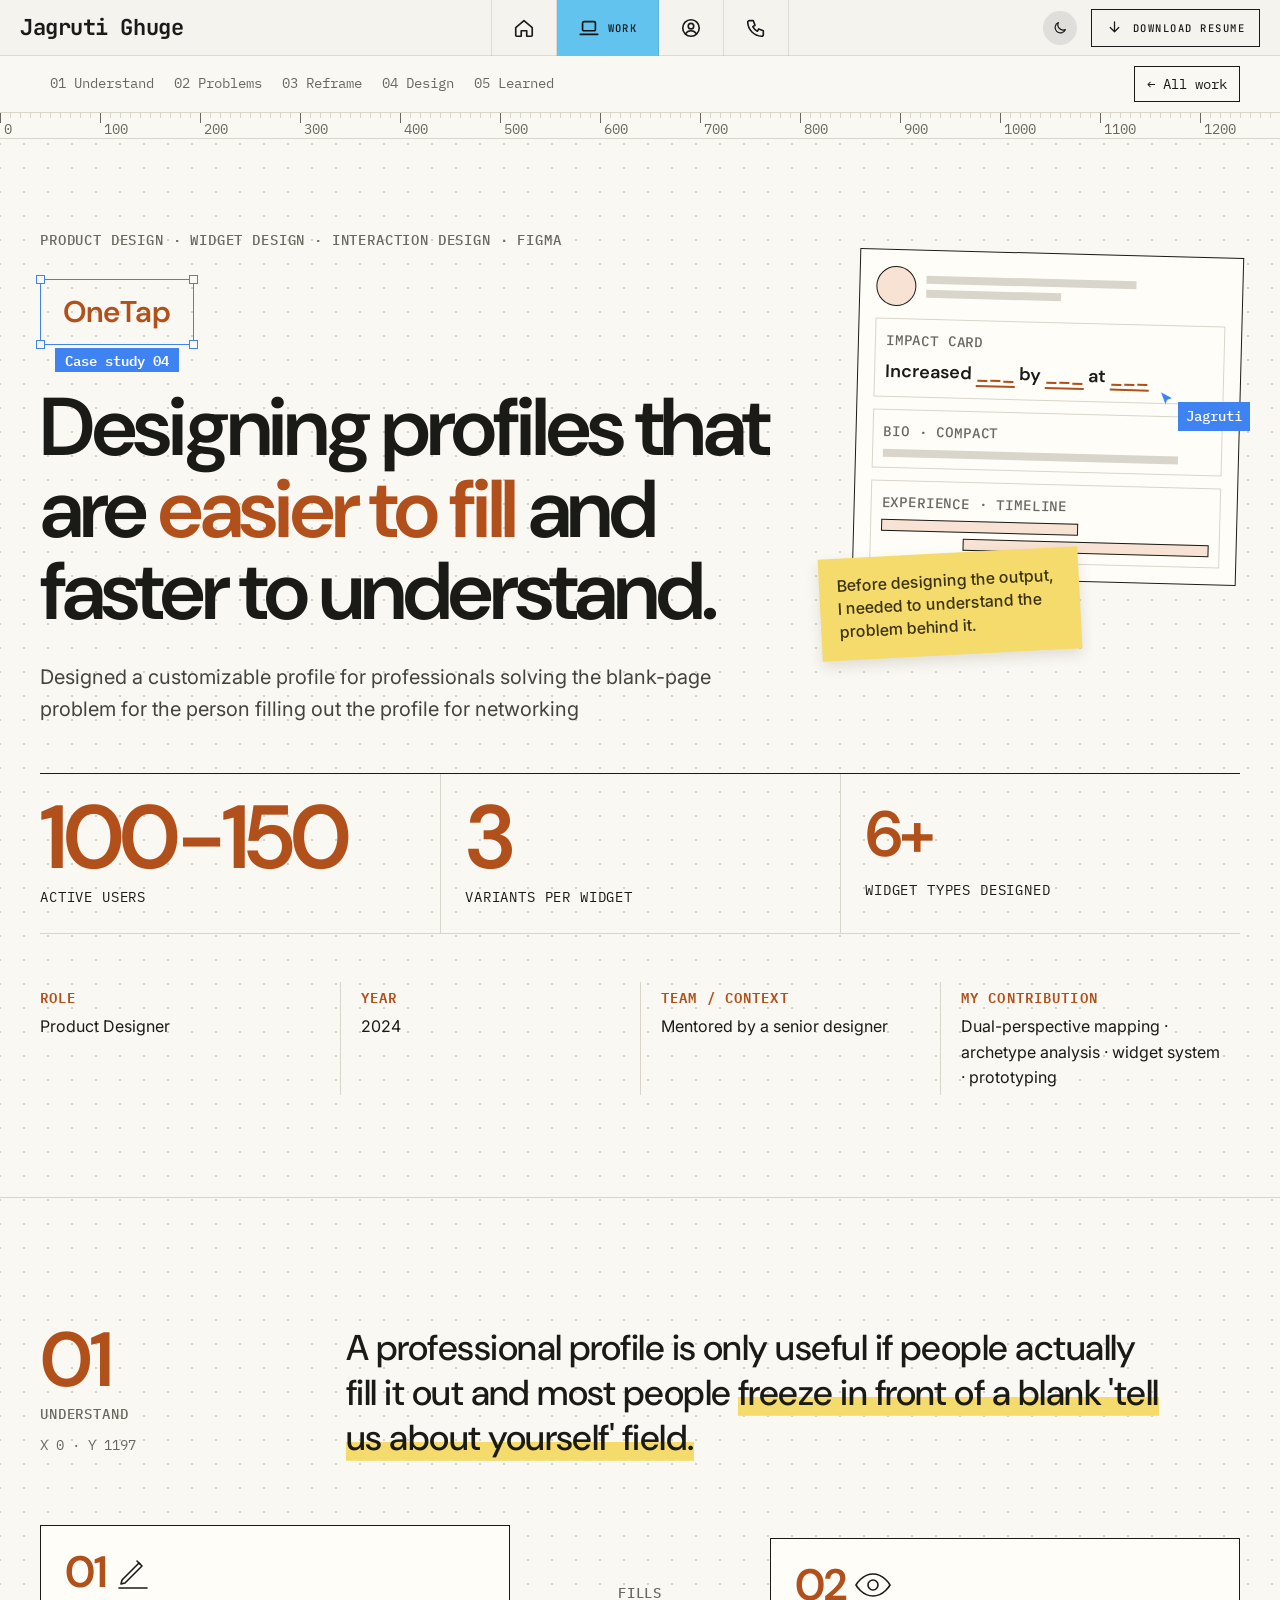
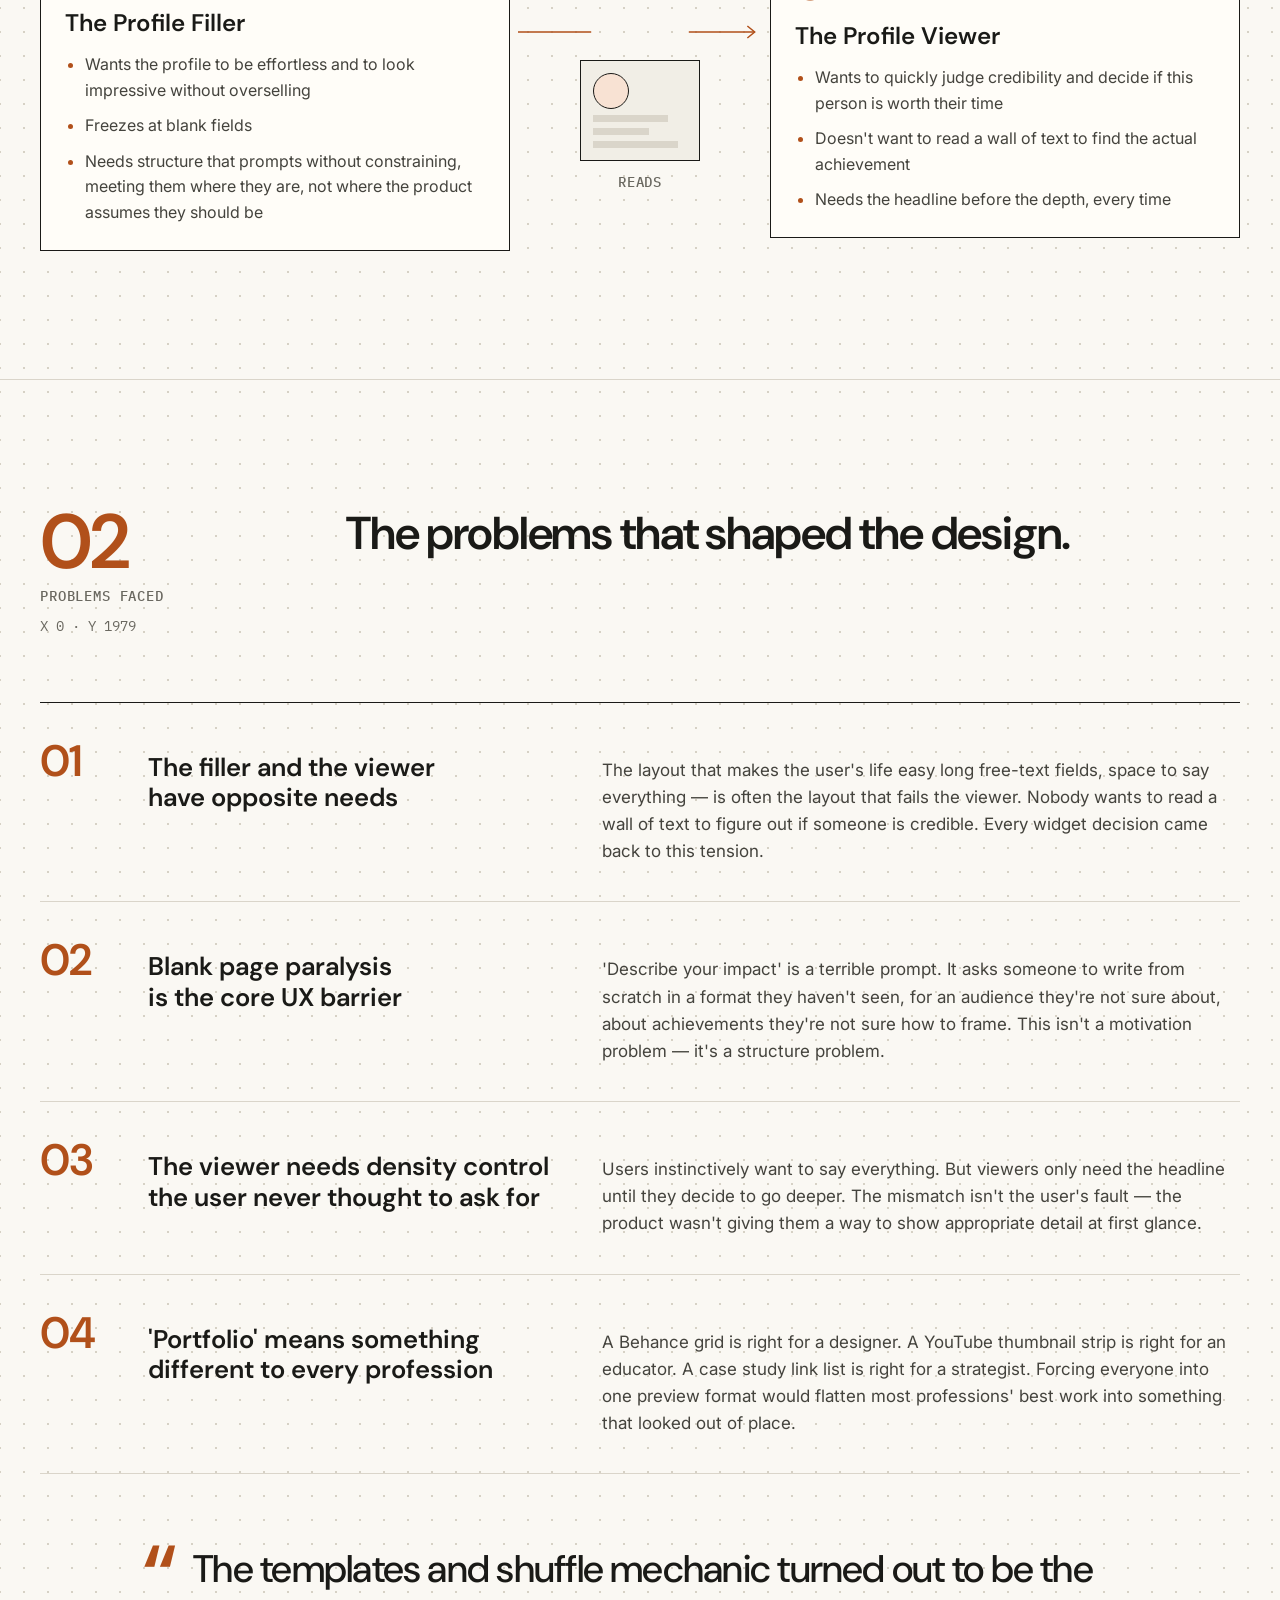
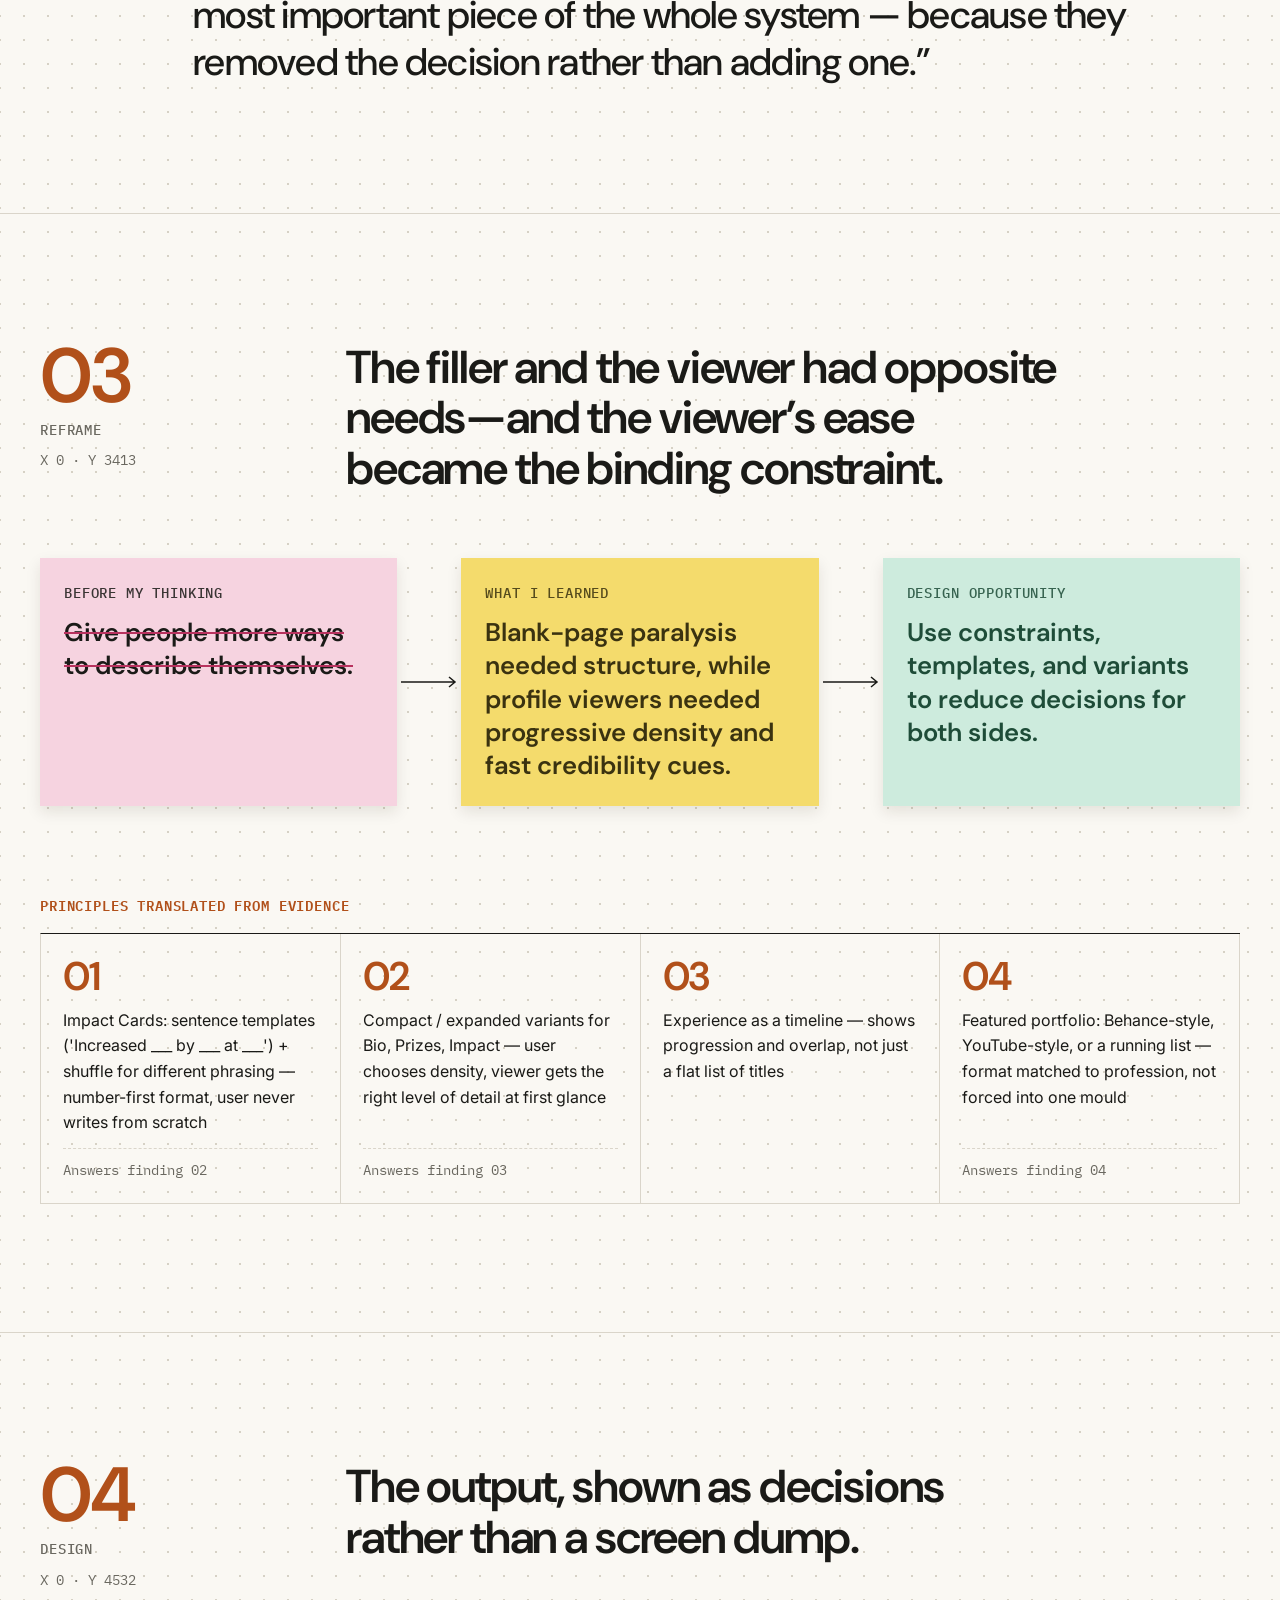
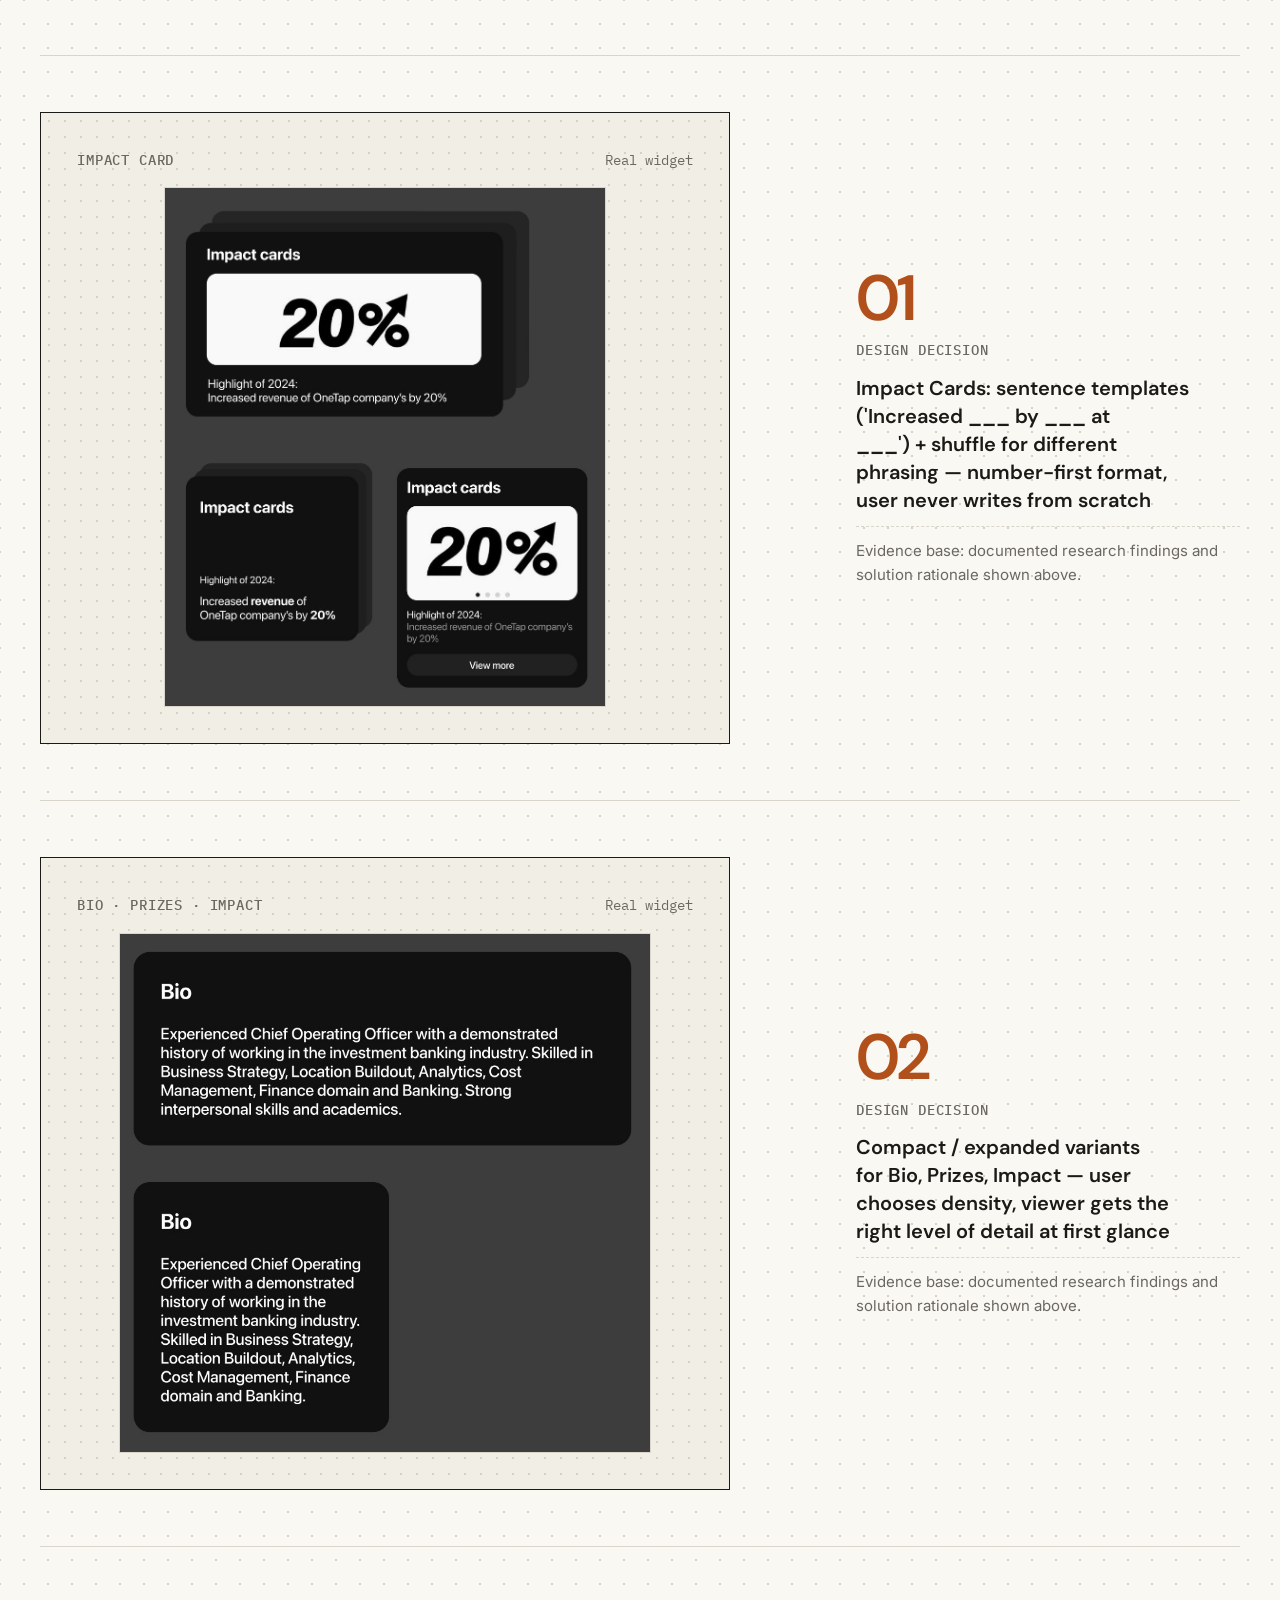
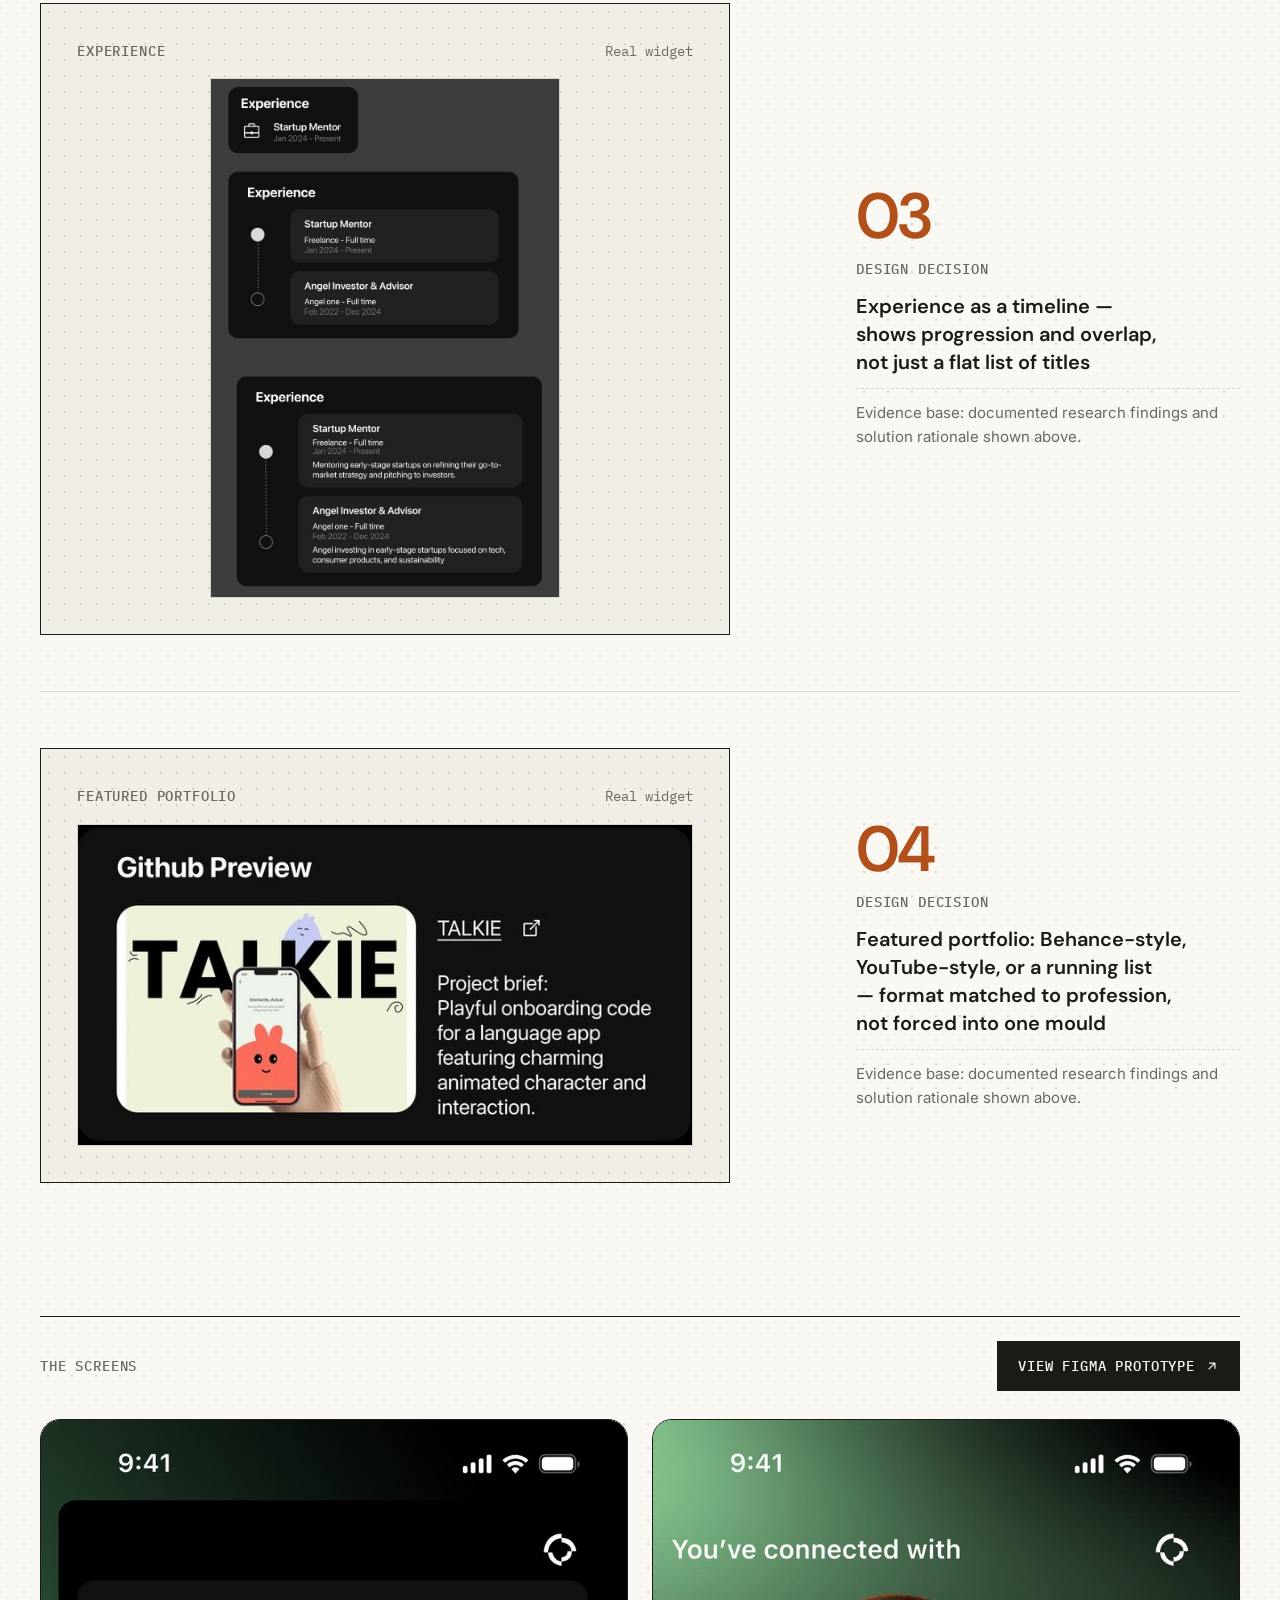
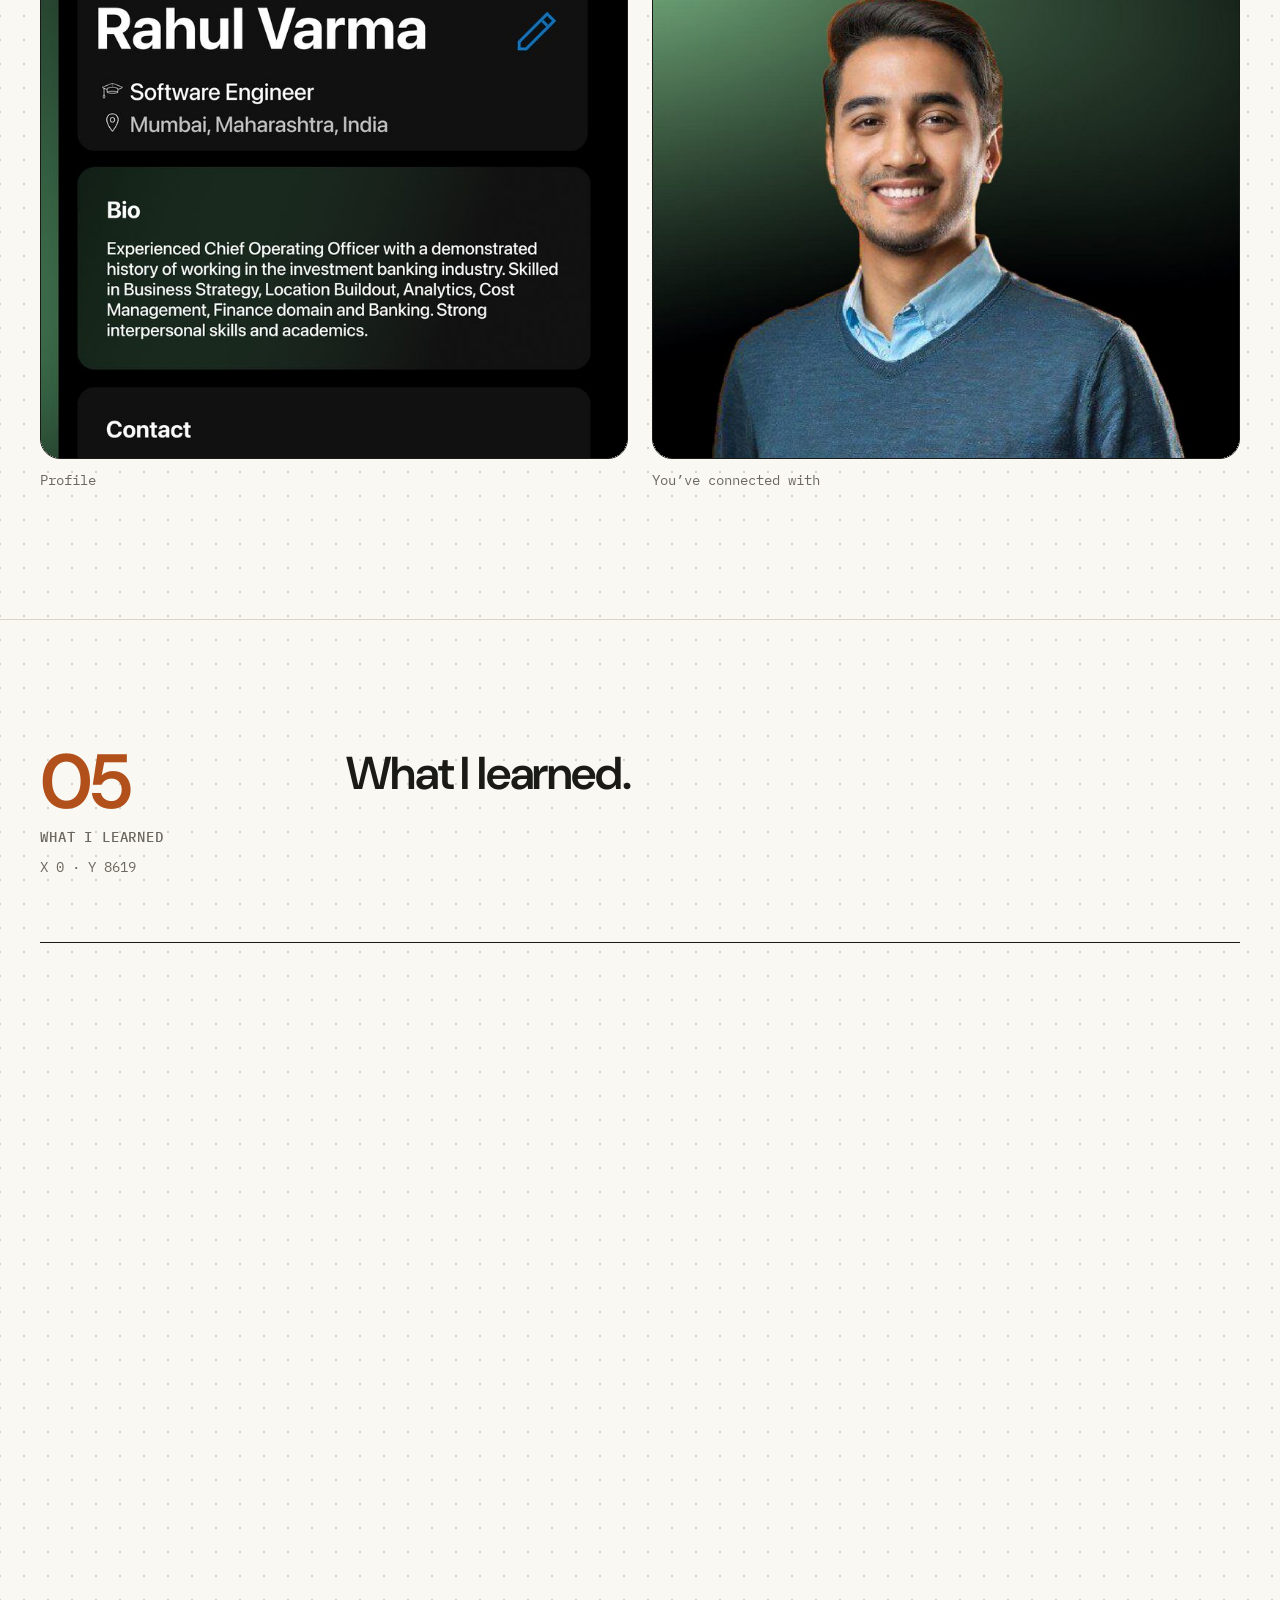
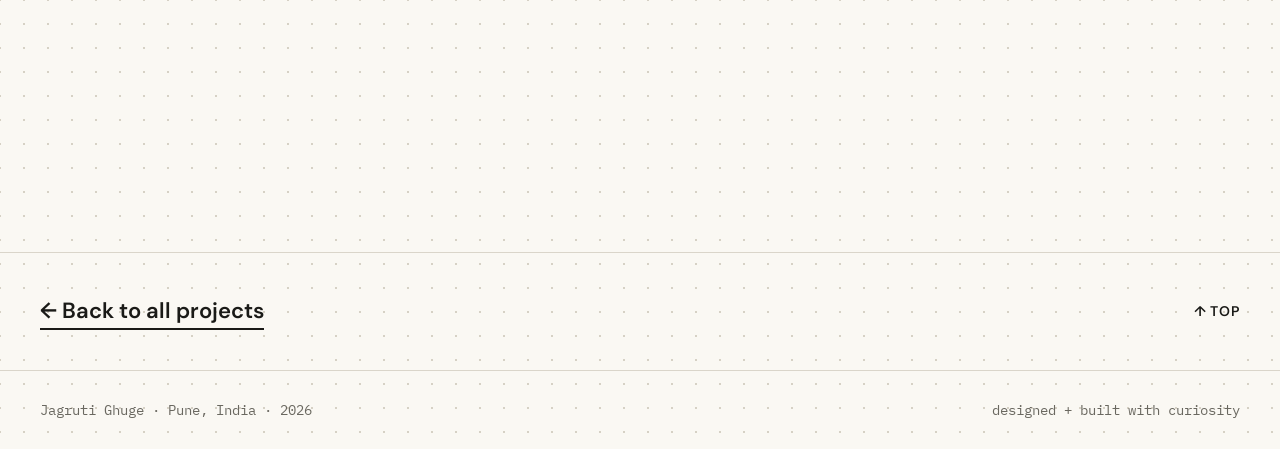
<file: onetap.html>
<!doctype html><html><head><meta charset=utf8><meta name=viewport content="width=device-width,initial-scale=1,viewport-fit=cover"><style>:root{color-scheme:light;box-sizing:border-box;padding-top:env(safe-area-inset-top,0px);padding-bottom:env(safe-area-inset-bottom,0px)}html{scroll-padding-top:env(safe-area-inset-top,0px)}body{margin:0;padding:0;font:14px -apple-system,BlinkMacSystemFont,sans-serif;background:#fff;color:#000}img{max-width:100%}[hidden]:not([hidden=until-found i]){display:none!important}</style></head><body>
<title>OneTap Profiles</title>
<link rel="preconnect" href="https://fonts.googleapis.com">
<link rel="preconnect" href="https://fonts.gstatic.com" crossorigin>
<link rel="stylesheet" href="https://fonts.googleapis.com/css2?family=DM+Sans:ital,opsz,wght@0,9..40,400..700;1,9..40,400&family=Inter:wght@400;500;600&family=IBM+Plex+Mono:wght@400;500;600&display=swap">
<style>
/* Layout: a widget-system board on a Figma canvas. Dotted ground, rulers, 12-col grid (meta 3 / body 9), thin-bordered frames, burnt-orange accent for OneTap, stickies for the reframe, concept sketches of each widget. */
:root{
  --paper:#FAF8F3; --paper-2:#F1EEE6; --note:#FFFDF8;
  --ink:#1A1A17; --ink-2:#44433D; --muted:#6A6860;
  --rule:#DAD5CA; --dot:#D6D1C5;
  --acc:#B1501A; --acc-soft:#F8E2D3;
  --pink:#B8325F; --pink-soft:#F6D3E0;
  --yellow:#F4DB6C; --yellow-ink:#3A3210;
  --mint:#CDEBDD; --mint-ink:#1E4C38;
  --select:#3F82F2; --on-select:#FFFFFF;
  --f-display:'DM Sans', 'Helvetica Neue', Arial, sans-serif;
  --f-body:'Inter', 'Helvetica Neue', Arial, sans-serif;
  --f-mono:'IBM Plex Mono', ui-monospace, 'Courier New', monospace;
  --maxw:1280px; --gut:clamp(16px, 4vw, 40px);
}
@media (prefers-color-scheme: dark){
  :root:not([data-theme="light"]){
    --paper:#151513; --paper-2:#1F1E1B; --note:#22211E;
    --ink:#F0EDE5; --ink-2:#CFCAC0; --muted:#A39E93;
    --rule:#36342F; --dot:#2E2C28;
    --acc:#F2A271; --acc-soft:#3A2519;
    --pink:#F08CB0; --pink-soft:#3D2230;
    --yellow:#E9CF5C; --yellow-ink:#2A240A;
    --mint:#1D3A2E; --mint-ink:#BDE6D2;
    --select:#6FA6FF; --on-select:#0E1420;
    color-scheme:dark;
  }
}
:root[data-theme="dark"]{
  --paper:#151513; --paper-2:#1F1E1B; --note:#22211E;
  --ink:#F0EDE5; --ink-2:#CFCAC0; --muted:#A39E93;
  --rule:#36342F; --dot:#2E2C28;
  --acc:#F2A271; --acc-soft:#3A2519;
  --pink:#F08CB0; --pink-soft:#3D2230;
  --yellow:#E9CF5C; --yellow-ink:#2A240A;
  --mint:#1D3A2E; --mint-ink:#BDE6D2;
  --select:#6FA6FF; --on-select:#0E1420;
  color-scheme:dark;
}
*{box-sizing:border-box}
main{overflow-x:clip}
html{scroll-behavior:smooth}
@media (prefers-reduced-motion: reduce){html{scroll-behavior:auto}}
body{margin:0; background:var(--paper); color:var(--ink-2); font-family:var(--f-body); font-size:17px; line-height:1.6;
  background-image:radial-gradient(var(--dot) 1.2px, transparent 1.3px); background-size:24px 24px; background-position:12px 12px; -webkit-font-smoothing:antialiased}
h1,h2,h3,h4{font-family:var(--f-display); color:var(--ink); margin:0; text-wrap:balance}
p{margin:0}
ul,ol{margin:0}
a{color:inherit}
a:focus-visible{outline:2px solid var(--select); outline-offset:3px}
.wrap{max-width:var(--maxw); margin:0 auto; padding-inline:var(--gut)}
.mono{font-family:var(--f-mono); font-size:14px; font-weight:500; letter-spacing:.06em; text-transform:uppercase; color:var(--muted)}
.lede{font-size:18px; max-width:62ch}
.arrow{display:grid; place-items:center; color:var(--ink)}
.arrow svg{width:100%; max-width:64px; height:14px}
.arrow.a{color:var(--acc)}

/* top bar + ruler */
.topbar{position:sticky; top:env(safe-area-inset-top, 0px); z-index:20; background:var(--paper); border-bottom:1px solid var(--rule)}
.topbar .wrap{display:flex; align-items:center; justify-content:space-between; gap:16px; min-height:56px}
.brand{font-family:var(--f-display); font-weight:700; font-size:17px; color:var(--ink); text-decoration:none}
.crumb{font-family:var(--f-mono); font-size:14px; color:var(--muted)}
.back{font-family:var(--f-mono); font-size:14px; color:var(--ink); text-decoration:none; border:1px solid var(--ink); padding:6px 12px; white-space:nowrap}
.ruler{position:relative; height:26px; overflow:hidden; border-top:1px solid var(--rule);
  background:repeating-linear-gradient(to right, var(--muted) 0 1px, transparent 1px 100px) 0 0/100% 10px no-repeat, repeating-linear-gradient(to right, var(--rule) 0 1px, transparent 1px 10px) 0 0/100% 5px no-repeat}
.ruler span{position:absolute; top:9px; font-family:var(--f-mono); font-size:14px; line-height:1; color:var(--muted); transform:translateX(4px)}
.nav{display:flex; gap:0; flex-wrap:wrap}
.nav a{font-family:var(--f-mono); font-size:14px; text-decoration:none; color:var(--muted); padding:6px 10px; border-bottom:2px solid transparent; transition:color .2s,border-color .2s,background .2s}
.nav a:hover{color:var(--ink); background:var(--paper-2)}
.nav a.on{color:var(--ink); border-color:var(--acc)}
@media (max-width:1180px){.nav{display:none}}
@media (max-width:700px){.crumb{display:none}}

/* sections */
section{padding-block:clamp(72px, 10vw, 136px); border-top:1px solid var(--rule); position:relative}
.sec-head{display:grid; grid-template-columns:repeat(12, minmax(0,1fr)); column-gap:24px; row-gap:16px; margin-bottom:clamp(40px, 5vw, 64px)}
.sec-meta{grid-column:span 3; display:flex; flex-direction:column; gap:8px}
.sec-num{font-family:var(--f-display); font-size:clamp(56px, 6vw, 88px); line-height:.9; font-weight:600; letter-spacing:-.04em; color:var(--acc)}
.coord{font-family:var(--f-mono); font-size:14px; color:var(--muted)}
.sec-body{grid-column:span 9; display:flex; flex-direction:column; gap:18px; min-width:0}
.sec-body h2{font-size:clamp(30px, 3.6vw, 48px); line-height:1.1; font-weight:600; letter-spacing:-.025em; max-width:24ch}
@media (max-width:820px){.sec-meta,.sec-body{grid-column:1 / -1}.sec-meta{flex-direction:row; align-items:baseline; gap:14px; flex-wrap:wrap}}

/* annotations */
.sticky{background:var(--yellow); color:var(--yellow-ink); font-size:16px; line-height:1.45; font-weight:500; padding:16px 18px; box-shadow:0 6px 14px rgba(40,30,0,.12)}
.cursor{display:inline-flex; align-items:flex-start; gap:2px}
.cursor svg{width:18px; height:18px; flex:none}
.cursor b{font-family:var(--f-mono); font-size:14px; font-weight:500; background:var(--select); color:var(--on-select); padding:3px 8px; margin-top:12px}
.selbox{position:relative; display:inline-block; border:1.5px solid var(--select); padding:4px 14px}
.selbox i{position:absolute; width:9px; height:9px; background:var(--paper); border:1.5px solid var(--select)}
.selbox i:nth-of-type(1){left:-5px; top:-5px}.selbox i:nth-of-type(2){right:-5px; top:-5px}.selbox i:nth-of-type(3){left:-5px; bottom:-5px}.selbox i:nth-of-type(4){right:-5px; bottom:-5px}
.dims{position:absolute; left:50%; bottom:-28px; transform:translateX(-50%); font-family:var(--f-mono); font-size:14px; line-height:1; background:var(--select); color:var(--on-select); padding:4px 8px; white-space:nowrap}
.sketch-note{font-family:var(--f-mono); font-size:14px; color:var(--muted)}

/* HERO */
.hero{border-top:0; padding-block:clamp(48px, 7vw, 96px) clamp(64px, 8vw, 104px)}
.hero-grid{display:grid; grid-template-columns:repeat(12, minmax(0,1fr)); column-gap:24px; row-gap:48px; align-items:start}
.hero-copy{grid-column:1 / span 8; display:flex; flex-direction:column; gap:28px; min-width:0}
.hero-copy .selbox{margin-bottom:14px}
.tags{display:flex; flex-wrap:wrap; gap:8px}
.tags span{font-family:var(--f-mono); font-size:14px; color:var(--ink); border:1px solid var(--ink); padding:3px 10px; background:var(--note)}
.tags span:first-child{background:var(--acc); color:var(--paper); border-color:var(--acc)}
.hero h1{font-size:clamp(42px, 6.4vw, 92px); line-height:1; letter-spacing:-.04em; font-weight:600}
.hero h1 .hl{color:var(--acc)}
.hero .lede{font-size:clamp(17px, 1.6vw, 20px); max-width:52ch}
.hero-art{grid-column:9 / span 4; position:relative; min-width:0; padding-top:24px}
.stats{grid-column:1 / -1; display:grid; grid-template-columns:repeat(3, minmax(0,1fr)); border-top:1px solid var(--ink); border-bottom:1px solid var(--rule)}
.stat{padding:24px 24px 24px 0; display:flex; flex-direction:column; gap:8px}
.stat + .stat{border-left:1px solid var(--rule); padding-left:24px}
.stat b{font-family:var(--f-display); font-size:clamp(56px, 7vw, 104px); line-height:.9; font-weight:600; letter-spacing:-.05em; color:var(--acc)}
.stat b.sm{font-size:clamp(40px, 5vw, 72px); line-height:1.15}
.stat span{font-family:var(--f-mono); font-size:14px; letter-spacing:.06em; text-transform:uppercase; color:var(--ink)}
.meta{grid-column:1 / -1; display:grid; grid-template-columns:repeat(4, minmax(0,1fr)); margin:0}
.meta div{padding:4px 20px 4px 0; min-width:0}
.meta div + div{border-left:1px solid var(--rule); padding-left:20px}
.meta dt{font-family:var(--f-mono); font-size:14px; font-weight:600; letter-spacing:.08em; text-transform:uppercase; color:var(--acc)}
.meta dd{margin:6px 0 0; font-size:16px; color:var(--ink)}
@media (max-width:1000px){.hero-copy,.hero-art{grid-column:1 / -1}.hero-art{max-width:420px}}
@media (max-width:760px){.meta{grid-template-columns:1fr 1fr; row-gap:20px}.meta div:nth-child(3){border-left:0; padding-left:0}}
@media (max-width:560px){.stats{grid-template-columns:1fr}.stat + .stat{border-left:0; border-top:1px solid var(--rule); padding-left:0}.meta{grid-template-columns:1fr}.meta div + div{border-left:0; padding-left:0}}

/* mini profile in hero */
.mini{border:1px solid var(--ink); background:var(--note); padding:16px; display:flex; flex-direction:column; gap:12px; transform:rotate(1.5deg)}
.mini .row{display:flex; gap:10px; align-items:center}
.mini .av{width:40px; height:40px; border-radius:50%; background:var(--acc-soft); border:1px solid var(--ink)}
.mini .ln{height:8px; background:var(--rule)}
.mini .w{border:1px solid var(--rule); padding:10px; display:flex; flex-direction:column; gap:6px}
.mini .w .mono{font-size:14px}
.mini .imp{font-family:var(--f-display); font-size:18px; color:var(--ink); font-weight:600}
.mini .imp u{text-decoration:none; border-bottom:2px solid var(--acc); color:var(--acc)}
.hero-art .note{position:absolute; left:-36px; bottom:-74px; width:260px; transform:rotate(-3deg)}
.hero-art .cur{position:absolute; right:-10px; top:46%}
@media (max-width:1000px){.hero-art .note{left:auto; right:0; bottom:-80px}}

/* process stepper */
.process{border-top:1px solid var(--rule); border-bottom:1px solid var(--rule); background:var(--paper)}
.process ol{list-style:none; padding:0; display:grid; grid-template-columns:repeat(6, minmax(0,1fr))}
.process li{position:relative}
.process a{display:flex; flex-direction:column; gap:4px; padding:18px 12px 18px 0; text-decoration:none}
.process a b{font-family:var(--f-mono); font-size:14px; color:var(--acc); font-weight:600}
.process a span{font-family:var(--f-display); font-size:18px; color:var(--ink); font-weight:600}
.process li:not(:last-child)::after{content:""; position:absolute; top:28px; left:40px; right:14px; border-top:1px solid var(--rule)}
.process li:not(:last-child)::before{content:""; position:absolute; top:24px; right:14px; width:8px; height:8px; border-top:1px solid var(--muted); border-right:1px solid var(--muted); transform:rotate(45deg)}
.process a:hover span{color:var(--acc)}
@media (max-width:760px){.process ol{grid-template-columns:repeat(3, minmax(0,1fr))}.process li:nth-child(3)::after,.process li:nth-child(3)::before{display:none}}

/* 01 understand */
.statement{font-family:var(--f-display); font-size:clamp(24px, 2.8vw, 38px); line-height:1.25; color:var(--ink); font-weight:500; letter-spacing:-.015em; max-width:34ch}
.statement em{font-style:normal; background:linear-gradient(transparent 60%, var(--yellow) 60%)}
.archetypes{display:flex; gap:10px; flex-wrap:wrap; margin-top:4px}
.archetypes span{font-family:var(--f-mono); font-size:14px; color:var(--ink); border:1px dashed var(--ink); padding:4px 10px}
.duo{display:grid; grid-template-columns:minmax(0,1fr) minmax(200px, 260px) minmax(0,1fr); align-items:center; gap:0; margin-top:clamp(40px, 5vw, 64px)}
.persona{border:1px solid var(--ink); background:var(--note); padding:24px; display:flex; flex-direction:column; gap:10px; min-width:0}
.persona .n{font-family:var(--f-display); font-size:44px; line-height:1; font-weight:600; color:var(--acc); letter-spacing:-.03em}
.persona h3{font-size:24px; font-weight:600}
.persona p{font-size:16px}
.persona ul{margin:0; padding-left:20px; display:flex; flex-direction:column; gap:10px; font-size:16px}
.persona li::marker{color:var(--acc)}
.persona .glyph{display:flex; gap:8px; align-items:center}
.persona .glyph svg{width:40px; height:40px; color:var(--ink)}
.mid{display:flex; flex-direction:column; align-items:center; gap:10px; padding:0 8px; position:relative}
.mid svg.conn{width:100%; height:36px; color:var(--acc)}
.mid .prof{width:120px; border:1px solid var(--ink); background:var(--paper-2); padding:12px; display:flex; flex-direction:column; gap:6px}
.mid .prof i{display:block; height:7px; background:var(--rule)}
.mid .prof i:first-child{width:36px; height:36px; border-radius:50%; background:var(--acc-soft); border:1px solid var(--ink)}
.mid .mono{text-align:center}
@media (max-width:860px){.duo{grid-template-columns:1fr}.mid{padding:16px 0}.mid svg.conn{transform:rotate(90deg); width:60px; height:30px}}

/* 02 investigate */
.inv{display:grid; grid-template-columns:repeat(12, minmax(0,1fr)); column-gap:24px; row-gap:24px; align-items:start}
.inv .methods{grid-column:1 / span 8; display:grid; grid-template-columns:repeat(2, minmax(0,1fr)); border-top:1px solid var(--ink); border-left:1px solid var(--rule)}
.method{border-right:1px solid var(--rule); border-bottom:1px solid var(--rule); padding:22px; display:flex; flex-direction:column; gap:10px; min-width:0}
.method .n{font-family:var(--f-mono); font-size:14px; color:var(--acc); font-weight:600}
.method h3{font-size:19px; font-weight:600}
.method p{font-size:16px}
.method .to{display:flex; align-items:center; gap:8px; margin-top:auto; padding-top:8px}
.method .to span{font-family:var(--f-mono); font-size:14px; color:var(--ink); border:1px solid var(--acc); background:var(--acc-soft); padding:2px 8px}
.method.active{background:var(--acc-soft); outline:1.5px solid var(--acc); outline-offset:-1.5px}
.inv aside{grid-column:9 / span 4; border:1.5px solid var(--ink); background:var(--note); padding:22px; display:flex; flex-direction:column; gap:14px}
.inv aside h3{font-size:24px; font-weight:600}
.arch{display:flex; flex-direction:column; gap:8px}
.arch div{display:grid; grid-template-columns:minmax(0,1fr) 36px minmax(0,1.3fr); align-items:center; gap:6px}
.arch .p{font-size:15px; color:var(--ink); border:1px solid var(--ink); padding:6px 10px}
.arch .f{font-size:15px; color:var(--ink); border:1px solid var(--acc); background:var(--acc-soft); padding:6px 10px}
@media (max-width:960px){.inv .methods,.inv aside{grid-column:1 / -1}}
@media (max-width:600px){.inv .methods{grid-template-columns:1fr}}

/* 03 discover */
.finds{border-top:1px solid var(--ink)}
.find{display:grid; grid-template-columns:80px minmax(0,4fr) minmax(0,6fr); column-gap:28px; row-gap:10px; padding:clamp(24px, 3vw, 36px) 0; border-bottom:1px solid var(--rule); align-items:baseline}
.find .n{font-family:var(--f-display); font-size:44px; line-height:1; font-weight:600; color:var(--acc); letter-spacing:-.03em}
.find h3{font-size:clamp(20px, 2vw, 26px); line-height:1.2; font-weight:600}
.find p{font-size:17px}
@media (max-width:820px){.find{grid-template-columns:56px minmax(0,1fr)}.find p{grid-column:2}.find .n{font-size:34px}}
.pull{margin-top:clamp(48px, 6vw, 72px); display:grid; grid-template-columns:repeat(12, minmax(0,1fr)); column-gap:24px}
.pull blockquote{grid-column:2 / span 10; margin:0; font-family:var(--f-display); font-size:clamp(24px, 3vw, 40px); line-height:1.2; letter-spacing:-.02em; color:var(--ink); font-weight:500; position:relative; padding-left:clamp(28px, 4vw, 56px)}
.pull blockquote::before{content:"\201C"; position:absolute; left:0; top:-.15em; font-size:2.4em; line-height:1; color:var(--acc)}
@media (max-width:820px){.pull blockquote{grid-column:1 / -1}}

/* 04 reframe */
.reframe{display:grid; grid-template-columns:minmax(0,1fr) 64px minmax(0,1fr) 64px minmax(0,1fr); align-items:stretch}
.rnote{padding:24px; display:flex; flex-direction:column; gap:12px; box-shadow:0 6px 14px rgba(40,30,0,.10)}
.rnote .mono{color:inherit; opacity:.85}
.rnote p{font-family:var(--f-display); font-size:clamp(20px, 2vw, 26px); line-height:1.3; font-weight:600}
.rnote.p{background:var(--pink-soft); color:var(--ink); transform:rotate(-1.2deg)}
.rnote.y{background:var(--yellow); color:var(--yellow-ink); transform:rotate(.8deg)}
.rnote.m{background:var(--mint); color:var(--mint-ink); transform:rotate(-.6deg)}
.rnote.p .x{text-decoration:line-through; text-decoration-color:var(--pink); text-decoration-thickness:2px}
.reframe .arrow{align-self:center}
@media (max-width:860px){.reframe{grid-template-columns:1fr}.reframe .arrow{height:48px}.reframe .arrow svg{transform:rotate(90deg); width:30px}}
.principles{margin-top:clamp(56px, 7vw, 88px)}
.principles .mono{display:block; margin-bottom:16px; color:var(--acc); font-weight:600}
.pgrid{display:grid; grid-template-columns:repeat(4, minmax(0,1fr)); border-top:1px solid var(--ink); border-left:1px solid var(--rule)}
.pr{border-right:1px solid var(--rule); border-bottom:1px solid var(--rule); padding:22px; display:flex; flex-direction:column; gap:12px; min-width:0}
.pr .n{font-family:var(--f-display); font-size:40px; line-height:1; font-weight:600; color:var(--acc); letter-spacing:-.03em}
.pr p{font-size:16px; color:var(--ink)}
.pr .src{margin-top:auto; font-family:var(--f-mono); font-size:14px; color:var(--muted); border-top:1px dashed var(--rule); padding-top:10px}
@media (max-width:960px){.pgrid{grid-template-columns:repeat(2, minmax(0,1fr))}}
@media (max-width:560px){.pgrid{grid-template-columns:1fr}}

/* 05 design */
.drow{display:grid; grid-template-columns:repeat(12, minmax(0,1fr)); column-gap:24px; row-gap:24px; padding:clamp(36px, 5vw, 56px) 0; border-top:1px solid var(--rule); align-items:center}
.drow:first-of-type{border-top:1px solid var(--ink)}
.drow .canvas{grid-column:1 / span 7; border:1px solid var(--ink); background:var(--paper-2); padding:clamp(18px, 3vw, 36px); display:flex; flex-direction:column; gap:16px; position:relative; min-width:0;
  background-image:radial-gradient(var(--dot) 1.2px, transparent 1.3px); background-size:16px 16px}
.drow .canvas .fl{display:flex; justify-content:space-between; gap:12px; flex-wrap:wrap}
.drow .txt{grid-column:9 / span 4; display:flex; flex-direction:column; gap:12px}
.drow .txt .n{font-family:var(--f-display); font-size:clamp(48px, 5vw, 72px); line-height:.9; font-weight:600; letter-spacing:-.04em; color:var(--acc)}
.drow .txt h3{font-size:20px; line-height:1.4; font-weight:600}
.drow .txt .ev{font-size:15px; color:var(--muted); border-top:1px dashed var(--rule); padding-top:12px}
@media (max-width:900px){.drow .canvas,.drow .txt{grid-column:1 / -1}}
.wimg{display:block; width:auto; max-width:100%; max-height:520px; height:auto; margin:0 auto; border:1px solid var(--rule)}
/* widget sketches */
.wcard{background:var(--note); border:1px solid var(--ink); padding:16px; display:flex; flex-direction:column; gap:10px; min-width:0}
.wcard .wh{display:flex; justify-content:space-between; align-items:center; gap:10px}
.blank{display:inline-block; min-width:64px; border-bottom:2px solid var(--acc); color:var(--acc); text-align:center; font-family:var(--f-mono); font-size:15px}
.tmpl{font-family:var(--f-display); font-size:clamp(18px, 2vw, 24px); color:var(--ink); font-weight:500; line-height:1.6}
.shuffle{display:inline-flex; align-items:center; gap:6px; font-family:var(--f-mono); font-size:14px; color:var(--ink); border:1px solid var(--ink); padding:4px 10px; background:var(--paper)}
.shuffle svg{width:16px; height:16px}
.alts{display:flex; flex-direction:column; gap:6px}
.alts span{font-size:15px; color:var(--muted); border:1px dashed var(--rule); padding:6px 10px}
.pair{display:grid; grid-template-columns:minmax(0,1fr) minmax(0,1fr); gap:16px; align-items:start}
.seg{display:inline-flex; border:1px solid var(--ink)}
.seg span{font-family:var(--f-mono); font-size:14px; padding:3px 10px; color:var(--ink)}
.seg span.on{background:var(--acc); color:var(--paper)}
.ln{height:8px; background:var(--rule); display:block}
.ln.d{background:var(--ink-2); opacity:.55}
.tlx{position:relative; display:flex; flex-direction:column; gap:10px; padding-top:8px}
.tlx .axis{display:flex; justify-content:space-between; font-family:var(--f-mono); font-size:14px; color:var(--muted); border-top:1px solid var(--ink); padding-top:6px}
.tlx .bar{position:relative; height:28px}
.tlx .bar span{position:absolute; top:0; bottom:0; border:1px solid var(--ink); background:var(--acc-soft); font-family:var(--f-mono); font-size:14px; color:var(--ink); display:flex; align-items:center; padding:0 8px; white-space:nowrap; overflow:hidden}
.flat{display:flex; flex-direction:column; gap:6px}
.flat span{font-family:var(--f-mono); font-size:14px; color:var(--muted); border-bottom:1px solid var(--rule); padding:4px 0}
.formats{display:grid; grid-template-columns:repeat(3, minmax(0,1fr)); gap:14px}
.fmt{background:var(--note); border:1px solid var(--ink); padding:12px; display:flex; flex-direction:column; gap:8px; min-width:0}
.fmt .g{display:grid; grid-template-columns:repeat(3, 1fr); gap:4px}
.fmt .g i{aspect-ratio:1; background:var(--acc-soft); border:1px solid var(--rule)}
.fmt .yt{display:flex; flex-direction:column; gap:6px}
.fmt .yt i{display:grid; place-items:center; aspect-ratio:16 / 7; background:var(--paper-2); border:1px solid var(--rule)}
.fmt .yt i::after{content:""; border-left:10px solid var(--acc); border-top:6px solid transparent; border-bottom:6px solid transparent}
.fmt .rl{display:flex; flex-direction:column; gap:8px}
.fmt .rl i{display:flex; align-items:center; gap:6px; height:18px}
.fmt .rl i::before{content:""; width:8px; height:8px; background:var(--acc); flex:none}
.fmt .rl i::after{content:""; height:7px; background:var(--rule); flex:1}
.fmt b{font-family:var(--f-mono); font-size:14px; color:var(--ink); font-weight:600}
.fmt span{font-size:14px; color:var(--muted)}
@media (max-width:560px){.pair,.formats{grid-template-columns:1fr}}

/* what I learned */
.learn{border-top:1px solid var(--ink)}
.lrow{display:grid; grid-template-columns:minmax(0,5fr) minmax(0,7fr); gap:clamp(24px,4vw,72px); padding:clamp(32px,4vw,56px) 0; border-bottom:1px solid var(--rule); align-items:center}
.lrow .n{display:block; font-family:var(--f-display); font-size:clamp(56px,6vw,88px); line-height:.9; font-weight:600; letter-spacing:-.04em; color:var(--acc); opacity:.4; margin-bottom:14px}
.lrow h3{font-size:clamp(22px,2.3vw,30px); line-height:1.25; font-weight:600}
.lrow p{font-size:18px; color:var(--muted); line-height:1.7}
@media (max-width:820px){.lrow{grid-template-columns:1fr; gap:14px}}
/* 06 validate */
.vstats{display:grid; grid-template-columns:repeat(3, minmax(0,1fr)); border-top:1px solid var(--ink); border-bottom:1px solid var(--rule)}
.vstats .stat b{font-size:clamp(48px, 5vw, 72px)}
@media (max-width:560px){.vstats{grid-template-columns:1fr}}
.honest{margin-top:28px; display:flex; gap:14px; align-items:flex-start; font-size:17px; color:var(--ink); border:1px dashed var(--acc); padding:18px 20px; max-width:880px}
.honest .badge{font-family:var(--f-mono); font-size:14px; font-weight:600; background:var(--acc); color:var(--paper); padding:2px 8px; flex:none}
.vgrid{display:grid; grid-template-columns:repeat(12, minmax(0,1fr)); column-gap:24px; row-gap:48px; margin-top:clamp(56px, 7vw, 88px)}
.next{grid-column:1 / span 5; display:flex; flex-direction:column; gap:16px}
.next h3,.refl h3.t{font-size:clamp(22px, 2.2vw, 28px); font-weight:600}
.qs{list-style:none; padding:0; border-top:1px solid var(--ink)}
.qs li{display:grid; grid-template-columns:44px minmax(0,1fr); column-gap:12px; row-gap:6px; padding:16px 0; border-bottom:1px solid var(--rule)}
.qs .n{font-family:var(--f-mono); font-size:14px; color:var(--acc); font-weight:600; padding-top:3px}
.qs p{font-family:var(--f-display); font-size:18px; color:var(--ink); font-weight:500; line-height:1.35}
.qs .st{grid-column:2; justify-self:start; font-family:var(--f-mono); font-size:14px; color:var(--muted); border:1px dashed var(--muted); padding:1px 8px}
.refl{grid-column:7 / span 6; display:flex; flex-direction:column; gap:16px}
.refl article{border-top:1px solid var(--ink); padding:20px 0 8px; display:flex; flex-direction:column; gap:10px}
.refl article h4{font-size:21px; line-height:1.3; font-weight:600}
.refl article p{font-size:17px}
@media (max-width:900px){.next,.refl{grid-column:1 / -1}}
.endnav{padding-block:40px; border-top:1px solid var(--rule)}
.endnav .wrap{display:flex; justify-content:space-between; gap:16px; flex-wrap:wrap; align-items:center}
.endnav a{font-family:var(--f-display); font-size:22px; font-weight:600; color:var(--ink); text-decoration:none; border-bottom:2px solid var(--ink)}
.endnav a:hover{color:var(--acc); border-color:var(--acc)}
footer{border-top:1px solid var(--rule); padding-block:28px}
footer .wrap{display:flex; justify-content:space-between; gap:16px; flex-wrap:wrap; font-family:var(--f-mono); font-size:14px; color:var(--muted)}

/* mini animations: gentle, one-time, and switched off for reduced-motion users */
@media (prefers-reduced-motion: no-preference){
  .rv{opacity:0; transform:translateY(14px); transition:opacity .6s ease, transform .6s cubic-bezier(.2,.7,.2,1); transition-delay:var(--d,0s)}
  .rv.in{opacity:1; transform:none}
  .statement em{background:linear-gradient(var(--yellow),var(--yellow)) left bottom / 0% 40% no-repeat; transition:background-size 1s .35s ease; -webkit-box-decoration-break:clone; box-decoration-break:clone}
  .statement.in em{background-size:100% 40%}
  .persona,.find,.pr,.rnote,.lrow,.wimg,.stat{transition:transform .3s ease, box-shadow .3s ease, border-color .3s ease}
  .persona:hover,.pr:hover{transform:translateY(-3px); box-shadow:0 10px 24px rgba(0,0,0,.14)}
  .find:hover .n,.lrow:hover .n{opacity:1; transition:opacity .3s}
  .drow .canvas{transition:box-shadow .3s ease}
  .drow:hover .canvas{box-shadow:0 12px 28px rgba(0,0,0,.14)}
  .mini{animation:floaty 7s ease-in-out infinite}
  .hero-art .note{animation:sway 8s ease-in-out infinite}
  .hero-art .cur{animation:drift 6s ease-in-out infinite}
  .selbox i{animation:pulse 3.2s ease-in-out infinite}
  @keyframes floaty{0%,100%{transform:rotate(1.5deg) translateY(0)}50%{transform:rotate(1.5deg) translateY(-5px)}}
  @keyframes sway{0%,100%{transform:rotate(-3deg)}50%{transform:rotate(-2deg) translateY(-3px)}}
  @keyframes drift{0%,100%{transform:translate(0,0)}50%{transform:translate(-6px,6px)}}
  @keyframes pulse{0%,100%{transform:scale(1)}50%{transform:scale(1.25)}}
  .arrow svg,.mid svg.conn{transition:transform .3s}
  .reframe:hover .arrow svg{transform:translateX(4px)}
}
</style>

<link rel="stylesheet" href="assets/gx.css">
<link rel="stylesheet" href="https://fonts.googleapis.com/css2?family=JetBrains+Mono:wght@400;500;700&display=swap">
<style>
/* site navigation (same as the landing page) */
html{scroll-padding-top:128px}
.sitenav{--n-bg:#f4f3ee;--n-ink:#1a1a1a;--n-line:rgba(0,0,0,.10);--n-blue:#62c4ee;position:sticky;top:0;z-index:40;height:56px;background:var(--n-bg);color:var(--n-ink);display:flex;align-items:stretch;justify-content:space-between;border-bottom:1px solid var(--n-line);font-family:'JetBrains Mono',monospace}
@media (prefers-color-scheme:dark){:root:not([data-theme="light"]) .sitenav{--n-bg:#1b1b1a;--n-ink:#f3f1ea;--n-line:rgba(255,255,255,.13)}}
:root[data-theme="dark"] .sitenav{--n-bg:#1b1b1a;--n-ink:#f3f1ea;--n-line:rgba(255,255,255,.13)}
.topbar{top:56px!important}
.sitenav .sn-brand{font:700 22px/56px 'JetBrains Mono',monospace;letter-spacing:-.02em;padding-left:20px;white-space:nowrap;color:var(--n-ink);text-decoration:none}
.sitenav .sn-tabs{position:absolute;left:50%;transform:translateX(-50%);display:flex;border-left:1px solid var(--n-line)}
.sitenav .sn-tab{display:flex;align-items:center;justify-content:center;height:56px;padding:0 21px;border-right:1px solid var(--n-line);color:var(--n-ink);text-decoration:none;transition:background .25s}
.sitenav .sn-tab svg{width:22px;height:22px;flex:none;stroke:currentColor;fill:none;stroke-width:1.8;stroke-linecap:round;stroke-linejoin:round}
.sitenav .sn-tab span{max-width:0;opacity:0;overflow:hidden;white-space:nowrap;font:500 10.5px 'JetBrains Mono',monospace;letter-spacing:.12em;margin-left:0;transition:max-width .35s cubic-bezier(.3,.8,.3,1),opacity .25s,margin .35s}
.sitenav .sn-tab:hover,.sitenav .sn-tab:focus-visible{background:rgba(98,196,238,.22)}
.sitenav .sn-tab:hover span,.sitenav .sn-tab:focus-visible span,.sitenav .sn-tab.on span{max-width:90px;opacity:1;margin-left:8px}
.sitenav .sn-tab.on{background:var(--n-blue);color:#111}
.sitenav .sn-r{display:flex;align-items:center;gap:14px;padding-right:20px}
.sitenav .sn-theme{width:34px;height:34px;border-radius:50%;border:0;background:rgba(128,128,128,.18);color:var(--n-ink);display:grid;place-items:center;cursor:pointer;transition:transform .3s}
.sitenav .sn-theme:hover{transform:rotate(25deg) scale(1.08)}
.sitenav .sn-theme svg{width:16px;height:16px;stroke:currentColor;fill:none;stroke-width:1.8;stroke-linecap:round;stroke-linejoin:round}
.sitenav .sn-theme .sun{display:none}
:root[data-theme="dark"] .sitenav .sn-theme .sun{display:block}
:root[data-theme="dark"] .sitenav .sn-theme .moon{display:none}
@media (prefers-color-scheme:dark){:root:not([data-theme="light"]) .sitenav .sn-theme .sun{display:block}:root:not([data-theme="light"]) .sitenav .sn-theme .moon{display:none}}
.sitenav .sn-dl{display:flex;align-items:center;gap:10px;border:1.5px solid var(--n-ink);padding:0 14px;height:38px;font:500 10.5px 'JetBrains Mono',monospace;letter-spacing:.14em;text-transform:uppercase;color:var(--n-ink);text-decoration:none;transition:background .25s,color .25s}
.sitenav .sn-dl svg{width:17px;height:17px;stroke:currentColor;fill:none;stroke-width:1.8;stroke-linecap:round;stroke-linejoin:round}
.sitenav .sn-dl:hover{background:var(--n-ink);color:var(--n-bg)}
@media (max-width:1000px){.sitenav .sn-tabs{position:static;transform:none;margin:0 auto}}
@media (max-width:760px){.sitenav .sn-brand{display:none}.sitenav .sn-tabs{margin:0;border-left:0}.sitenav .sn-tab{padding:0 15px}.sitenav .sn-tab span{display:none!important}.sitenav .sn-dl span{display:none}.sitenav .sn-dl{padding:0 10px}.sitenav .sn-r{padding-right:10px;gap:8px;margin-left:auto}}
</style>
<script>try{var t=localStorage.getItem('jg-theme');if(t)document.documentElement.dataset.theme=t}catch(e){}</script>
<header class="sitenav">
  <a href="index.html" class="sn-brand">Jagruti Ghuge</a>
  <nav class="sn-tabs" aria-label="Site">
    <a class="sn-tab" href="index.html" aria-label="Home"><svg viewBox="0 0 24 24"><path d="M3 11.5 12 4l9 7.5V20a1 1 0 0 1-1 1h-5v-6H9v6H4a1 1 0 0 1-1-1z"/></svg><span>HOME</span></a>
    <a class="sn-tab on" href="index.html#work" aria-label="Work" aria-current="page"><svg viewBox="0 0 24 24"><rect x="5" y="5" width="14" height="10" rx="1.5"/><path d="M2.5 19h19"/></svg><span>WORK</span></a>
    <a class="sn-tab" href="index.html#about" aria-label="About me"><svg viewBox="0 0 24 24"><circle cx="12" cy="12" r="9"/><circle cx="12" cy="10" r="3"/><path d="M6.2 18.2c1.3-2.2 3.2-3.2 5.8-3.2s4.5 1 5.8 3.2"/></svg><span>ABOUT ME</span></a>
    <a class="sn-tab" href="index.html#contact" aria-label="Contact"><svg viewBox="0 0 24 24"><path d="M5 4h4l2 5-2.5 1.5a11 11 0 0 0 5 5L15 13l5 2v4a2 2 0 0 1-2 2A16 16 0 0 1 3 6a2 2 0 0 1 2-2z"/></svg><span>CONTACT</span></a>
  </nav>
  <div class="sn-r">
    <button class="sn-theme" id="snTheme" aria-label="Toggle dark mode">
      <svg class="moon" viewBox="0 0 24 24"><path d="M20 14.5A8 8 0 0 1 9.5 4a8 8 0 1 0 10.5 10.5z"/></svg>
      <svg class="sun" viewBox="0 0 24 24"><circle cx="12" cy="12" r="4"/><path d="M12 2v2M12 20v2M4.9 4.9l1.4 1.4M17.7 17.7l1.4 1.4M2 12h2M20 12h2M4.9 19.1l1.4-1.4M17.7 6.3l1.4-1.4"/></svg>
    </button>
    <a class="sn-dl" href="assets/Jagruti_Ghuge_Resume_2026.pdf" download><svg viewBox="0 0 24 24"><path d="M12 4v14M6 12l6 6 6-6"/></svg><span>Download resume</span></a>
  </div>
</header>
<script>document.getElementById('snTheme').addEventListener('click',function(){var d=document.documentElement,cur=d.dataset.theme||(matchMedia('(prefers-color-scheme: dark)').matches?'dark':'light'),n=cur==='dark'?'light':'dark';d.dataset.theme=n;try{localStorage.setItem('jg-theme',n)}catch(e){}});</script>
<header class="topbar">
  <div class="wrap">
    <nav class="nav" aria-label="Case study sections"><a href="#understand">01 Understand</a><a href="#discover">02 Problems</a><a href="#reframe">03 Reframe</a><a href="#design">04 Design</a><a href="#learned">05 Learned</a></nav>
    <a class="back" href="index.html#work">&larr; All work</a>
  </div>
  <div class="ruler" id="ruler" aria-hidden="true"></div>
</header>

<main id="top">
<!-- HERO -->
<section class="hero">
  <div class="wrap hero-grid">
    <div class="hero-copy">
      <span class="mono">Product design · Widget design · Interaction design · Figma</span>
      <span class="selbox" style="color:var(--acc);font-family:var(--f-display);font-weight:600;font-size:clamp(22px,2.4vw,30px);padding:8px 22px;align-self:flex-start">OneTap<i></i><i></i><i></i><i></i><span class="dims" aria-hidden="true" style="font-size:14px;padding:5px 10px">Case study 04</span></span>
      <h1>Designing profiles that are <span class="hl">easier to fill</span> and faster to understand.</h1>
      <p class="lede">Designed a customizable profile for professionals solving the blank-page problem for the person filling out the profile for networking</p>
    </div>
    <div class="hero-art" aria-hidden="true">
      <div class="mini">
        <div class="row"><span class="av"></span><div style="flex:1;display:flex;flex-direction:column;gap:6px"><span class="ln" style="width:70%"></span><span class="ln" style="width:45%"></span></div></div>
        <div class="w"><span class="mono">Impact card</span><span class="imp">Increased <u>___</u> by <u>___</u> at <u>___</u></span></div>
        <div class="w"><span class="mono">Bio · compact</span><span class="ln" style="width:90%"></span></div>
        <div class="w"><span class="mono">Experience · timeline</span><span class="ln" style="width:60%;background:var(--acc-soft);height:12px;border:1px solid var(--ink)"></span><span class="ln" style="width:75%;margin-left:25%;background:var(--acc-soft);height:12px;border:1px solid var(--ink)"></span></div>
      </div>
      <span class="cur cursor"><svg viewBox="0 0 24 24"><path d="M3 2l7 19 2.5-7.5L20 11z" style="fill:var(--select)" stroke="#fff" stroke-width="1.2"/></svg><b>Jagruti</b></span>
      <div class="note sticky">Before designing the output, I needed to understand the problem behind it.</div>
    </div>
    <div class="stats">
      <div class="stat"><b>100-150</b><span>Active Users</span></div>
      <div class="stat"><b>3</b><span>Variants per widget</span></div>
      <div class="stat"><b class="sm">6+</b><span>Widget types designed</span></div>
    </div>
    <dl class="meta">
      <div><dt>Role</dt><dd>Product Designer</dd></div>
      <div><dt>Year</dt><dd>2024</dd></div>
      <div><dt>Team / context</dt><dd>Mentored by a senior designer</dd></div>
      <div><dt>My contribution</dt><dd>Dual-perspective mapping · archetype analysis · widget system · prototyping</dd></div>
    </dl>
  </div>
</section>

<!-- 01 UNDERSTAND -->
<section id="understand">
  <div class="wrap">
    <div class="sec-head">
      <div class="sec-meta"><span class="sec-num">01</span><span class="mono">Understand</span><span class="coord" data-coord aria-hidden="true"></span></div>
      <div class="sec-body">
        <p class="statement">A professional profile is only useful if people actually fill it out and most people <em>freeze in front of a blank 'tell us about yourself' field.</em></p>
        </div>
    </div>
    <div class="duo" aria-label="The profile filler and the profile viewer, on either side of the same profile">
      <article class="persona">
        <div class="glyph"><span class="n">01</span><svg viewBox="0 0 40 40" fill="none" stroke="currentColor" stroke-width="1.6" stroke-linecap="round" stroke-linejoin="round" aria-hidden="true"><path d="M8 32l4-1 17-17-3-3-17 17z"/><path d="M24 9l3 3"/><path d="M6 36h28"/></svg></div>
        <h3>The Profile Filler</h3>
        <ul><li>Wants the profile to be effortless and to look impressive without overselling</li><li>Freezes at blank fields</li><li>Needs structure that prompts without constraining, meeting them where they are, not where the product assumes they should be</li></ul>
      </article>
      <div class="mid" aria-hidden="true">
        <span class="mono">fills</span>
        <svg class="conn" viewBox="0 0 200 36" preserveAspectRatio="none" fill="none" stroke="currentColor" stroke-width="1.5"><path d="M0 18H60M140 18H194" vector-effect="non-scaling-stroke"/><path d="M188 12l6 6-6 6" vector-effect="non-scaling-stroke"/></svg>
        <div class="prof"><i></i><i style="width:80%"></i><i style="width:60%"></i><i style="width:90%"></i></div>
        <span class="mono">reads</span>
      </div>
      <article class="persona">
        <div class="glyph"><span class="n">02</span><svg viewBox="0 0 40 40" fill="none" stroke="currentColor" stroke-width="1.6" stroke-linecap="round" stroke-linejoin="round" aria-hidden="true"><path d="M3 20s6-11 17-11 17 11 17 11-6 11-17 11S3 20 3 20z"/><circle cx="20" cy="20" r="5"/></svg></div>
        <h3>The Profile Viewer</h3>
        <ul><li>Wants to quickly judge credibility and decide if this person is worth their time</li><li>Doesn't want to read a wall of text to find the actual achievement</li><li>Needs the headline before the depth, every time</li></ul>
      </article>
    </div>
  </div>
</section>

<!-- 03 DISCOVER -->
<section id="discover">
  <div class="wrap">
    <div class="sec-head">
      <div class="sec-meta"><span class="sec-num">02</span><span class="mono">Problems faced</span><span class="coord" data-coord aria-hidden="true"></span></div>
      <div class="sec-body"><h2>The problems that shaped the design.</h2></div>
    </div>
    <div class="finds">
      <div class="find"><span class="n">01</span><h3>The filler and the viewer have opposite needs</h3><p>The layout that makes the user's life easy long free-text fields, space to say everything — is often the layout that fails the viewer. Nobody wants to read a wall of text to figure out if someone is credible. Every widget decision came back to this tension.</p></div>
      <div class="find"><span class="n">02</span><h3>Blank page paralysis is the core UX barrier</h3><p>'Describe your impact' is a terrible prompt. It asks someone to write from scratch in a format they haven't seen, for an audience they're not sure about, about achievements they're not sure how to frame. This isn't a motivation problem — it's a structure problem.</p></div>
      <div class="find"><span class="n">03</span><h3>The viewer needs density control the user never thought to ask for</h3><p>Users instinctively want to say everything. But viewers only need the headline until they decide to go deeper. The mismatch isn't the user's fault — the product wasn't giving them a way to show appropriate detail at first glance.</p></div>
      <div class="find"><span class="n">04</span><h3>'Portfolio' means something different to every profession</h3><p>A Behance grid is right for a designer. A YouTube thumbnail strip is right for an educator. A case study link list is right for a strategist. Forcing everyone into one preview format would flatten most professions' best work into something that looked out of place.</p></div>
    </div>
    <div class="pull"><blockquote>The templates and shuffle mechanic turned out to be the most important piece of the whole system — because they removed the decision rather than adding one.”</blockquote></div>
  </div>
</section>

<!-- 04 REFRAME -->
<section id="reframe">
  <div class="wrap">
    <div class="sec-head">
      <div class="sec-meta"><span class="sec-num">03</span><span class="mono">Reframe</span><span class="coord" data-coord aria-hidden="true"></span></div>
      <div class="sec-body"><h2>The filler and the viewer had opposite needs—and the viewer’s ease became the binding constraint.</h2></div>
    </div>
    <div class="reframe">
      <div class="rnote p"><span class="mono">Before my thinking</span><p class="x">Give people more ways to describe themselves.</p></div>
      <span class="arrow" aria-hidden="true"><svg viewBox="0 0 64 14" fill="none" stroke="currentColor" stroke-width="1.5"><path d="M4 7h54M52 2l6 5-6 5"/></svg></span>
      <div class="rnote y"><span class="mono">What I learned</span><p>Blank-page paralysis needed structure, while profile viewers needed progressive density and fast credibility cues.</p></div>
      <span class="arrow" aria-hidden="true"><svg viewBox="0 0 64 14" fill="none" stroke="currentColor" stroke-width="1.5"><path d="M4 7h54M52 2l6 5-6 5"/></svg></span>
      <div class="rnote m"><span class="mono">Design opportunity</span><p>Use constraints, templates, and variants to reduce decisions for both sides.</p></div>
    </div>
    <div class="principles">
      <span class="mono">Principles translated from evidence</span>
      <div class="pgrid">
        <div class="pr"><span class="n">01</span><p>Impact Cards: sentence templates ('Increased ___ by ___ at ___') + shuffle for different phrasing — number-first format, user never writes from scratch</p><span class="src">Answers finding 02</span></div>
        <div class="pr"><span class="n">02</span><p>Compact / expanded variants for Bio, Prizes, Impact — user chooses density, viewer gets the right level of detail at first glance</p><span class="src">Answers finding 03</span></div>
        <div class="pr"><span class="n">03</span><p>Experience as a timeline — shows progression and overlap, not just a flat list of titles</p></div>
        <div class="pr"><span class="n">04</span><p>Featured portfolio: Behance-style, YouTube-style, or a running list — format matched to profession, not forced into one mould</p><span class="src">Answers finding 04</span></div>
      </div>
    </div>
  </div>
</section>

<!-- 05 DESIGN -->
<section id="design">
  <div class="wrap">
    <div class="sec-head">
      <div class="sec-meta"><span class="sec-num">04</span><span class="mono">Design</span><span class="coord" data-coord aria-hidden="true"></span></div>
      <div class="sec-body"><h2>The output, shown as decisions rather than a screen dump.</h2></div>
    </div>

    <div class="drow">
      <div class="canvas" aria-label="Impact cards: a sentence template with a shuffle button, shown in two sizes">
        <div class="fl"><span class="mono">Impact card</span><span class="sketch-note">Real widget</span></div>
        <img class="wimg" src="assets/ot_w_impact.jpg" alt="Impact cards: a sentence template with a shuffle button, shown in two sizes" loading="lazy">
      </div>
      <div class="txt"><span class="n">01</span><span class="mono">Design decision</span><h3>Impact Cards: sentence templates ('Increased ___ by ___ at ___') + shuffle for different phrasing — number-first format, user never writes from scratch</h3><p class="ev">Evidence base: documented research findings and solution rationale shown above.</p></div>
    </div>

    <div class="drow">
      <div class="canvas" aria-label="Bio widget in compact and expanded sizes">
        <div class="fl"><span class="mono">Bio · Prizes · Impact</span><span class="sketch-note">Real widget</span></div>
        <img class="wimg" src="assets/ot_w_bio.jpg" alt="Bio widget in compact and expanded sizes" loading="lazy">
      </div>
      <div class="txt"><span class="n">02</span><span class="mono">Design decision</span><h3>Compact / expanded variants for Bio, Prizes, Impact — user chooses density, viewer gets the right level of detail at first glance</h3><p class="ev">Evidence base: documented research findings and solution rationale shown above.</p></div>
    </div>

    <div class="drow">
      <div class="canvas" aria-label="Experience widget as a compact card and as a timeline">
        <div class="fl"><span class="mono">Experience</span><span class="sketch-note">Real widget</span></div>
        <img class="wimg" src="assets/ot_w_experience.jpg" alt="Experience widget as a compact card and as a timeline" loading="lazy">
      </div>
      <div class="txt"><span class="n">03</span><span class="mono">Design decision</span><h3>Experience as a timeline — shows progression and overlap, not just a flat list of titles</h3><p class="ev">Evidence base: documented research findings and solution rationale shown above.</p></div>
    </div>

    <div class="drow">
      <div class="canvas" aria-label="Featured portfolio widget showing a project preview with a brief">
        <div class="fl"><span class="mono">Featured portfolio</span><span class="sketch-note">Real widget</span></div>
        <img class="wimg" src="assets/ot_w_featured.jpg" alt="Featured portfolio widget showing a project preview with a brief" loading="lazy">
      </div>
      <div class="txt"><span class="n">04</span><span class="mono">Design decision</span><h3>Featured portfolio: Behance-style, YouTube-style, or a running list — format matched to profession, not forced into one mould</h3><p class="ev">Evidence base: documented research findings and solution rationale shown above.</p></div>
    </div>
    <div class="gx-head"><span class="gx-label">The screens</span><a class="gx-btn" href="https://www.figma.com/proto/mGZ63hp9jSzVhXSD45KFtq/One-Tap-shop-page?node-id=7-45&amp;viewport=-164%2C-748%2C0.12&amp;scaling=min-zoom&amp;page-id=0%3A1" target="_blank" rel="noopener">View Figma prototype <svg viewBox="0 0 24 24" aria-hidden="true"><path d="M7 17 17 7M8 7h9v9"/></svg></a></div>
    <div class="gx phones" style="--c:2">
    <figure class="gx-shot phone tall"><div class="gx-win"><img src="assets/s_ot_profile.jpg" alt="Profile" loading="lazy"></div><figcaption>Profile</figcaption></figure>
    <figure class="gx-shot phone tall"><div class="gx-win"><img src="assets/s_ot_connected.jpg" alt="You’ve connected with" loading="lazy"></div><figcaption>You’ve connected with</figcaption></figure>
    </div>

  </div>
</section>

<!-- 05 WHAT I LEARNED -->
<section id="learned">
  <div class="wrap">
    <div class="sec-head">
      <div class="sec-meta"><span class="sec-num">05</span><span class="mono">What I learned</span><span class="coord" data-coord aria-hidden="true"></span></div>
      <div class="sec-body"><h2>What I learned.</h2></div>
    </div>
    <div class="learn">
      <div class="lrow"><div class="lh"><span class="n">01</span><h3>Customization isn't 'give users more options'</h3></div><p>Every extra option is a decision the user has to make, and each one is a chance to lose them. The templates and shuffle mechanic worked because they removed the decision rather than adding one. The best customization systems make one good choice easy — not every possible choice available.</p></div>
      <div class="lrow"><div class="lh"><span class="n">02</span><h3>The viewer's ease is the binding constraint</h3></div><p>It's easy to design for the person filling out a form — they're present, they have opinions, they give feedback. The viewer is invisible. Every widget I built needed to answer the viewer's question ('is this person worth my time?') in under three seconds, or the whole profile failed regardless of how good the content was.</p></div>
      <div class="lrow"><div class="lh"><span class="n">03</span><h3>The best variants weren't the most flexible</h3></div><p>The widget variants that worked weren't the ones that gave users the most control. They were the ones that made the viewer's judgment easier while asking the user to do less thinking. Constraint, applied in the right place, is what made the system feel effortless rather than limited.</p></div>
    </div>
  </div>
</section>
</main>

<div class="endnav"><div class="wrap"><a href="index.html#work">&larr; Back to all projects</a><a class="mono" href="#top" style="border:0;font-size:14px">&uarr; Top</a></div></div>
<footer><div class="wrap"><span>Jagruti Ghuge · Pune, India · 2026</span><span>designed + built with curiosity</span></div></footer>

<script>
(function(){
  var r=document.getElementById('ruler');
  if(r){var h='';for(var x=0;x<=2400;x+=100){h+='<span style="left:'+x+'px">'+x+'</span>';}r.innerHTML=h;}
  function coords(){document.querySelectorAll('[data-coord]').forEach(function(el){var s=el.closest('section');if(!s)return;el.textContent='X 0 · Y '+Math.round(s.getBoundingClientRect().top+window.scrollY);});}
  coords(); window.addEventListener('resize',coords); window.addEventListener('load',coords);
})();
</script>

<script>
(function(){
  /* scroll reveal (once) + section spy for the section strip */
  if(!window.matchMedia('(prefers-reduced-motion: reduce)').matches && 'IntersectionObserver' in window){
    var targets=document.querySelectorAll('.sec-head, .statement, .persona, .find, .pull, .rnote, .pr, .drow, .gx-shot, .lrow, .stat, .meta div');
    var io=new IntersectionObserver(function(es){es.forEach(function(e){if(e.isIntersecting){e.target.classList.add('in');io.unobserve(e.target)}})},{threshold:.12,rootMargin:'0px 0px -6% 0px'});
    targets.forEach(function(t,i){t.classList.add('rv'); var sib=Array.prototype.indexOf.call(t.parentNode.children,t); t.style.setProperty('--d',Math.min(sib,5)*0.07+'s'); io.observe(t)});
    var st=document.querySelector('.statement'); if(st){st.classList.add('rv')}
  }
  var links=document.querySelectorAll('.nav a'), secs=[].map.call(links,function(a){return document.querySelector(a.getAttribute('href'))});
  function spy(){var y=window.scrollY+300,cur=-1;secs.forEach(function(s,i){if(s&&s.getBoundingClientRect().top+window.scrollY<=y)cur=i});links.forEach(function(a,i){a.classList.toggle('on',i===cur)})}
  window.addEventListener('scroll',spy,{passive:true});spy();
})();
</script>
<script src="assets/gx.js"></script>
</body></html>
</file>
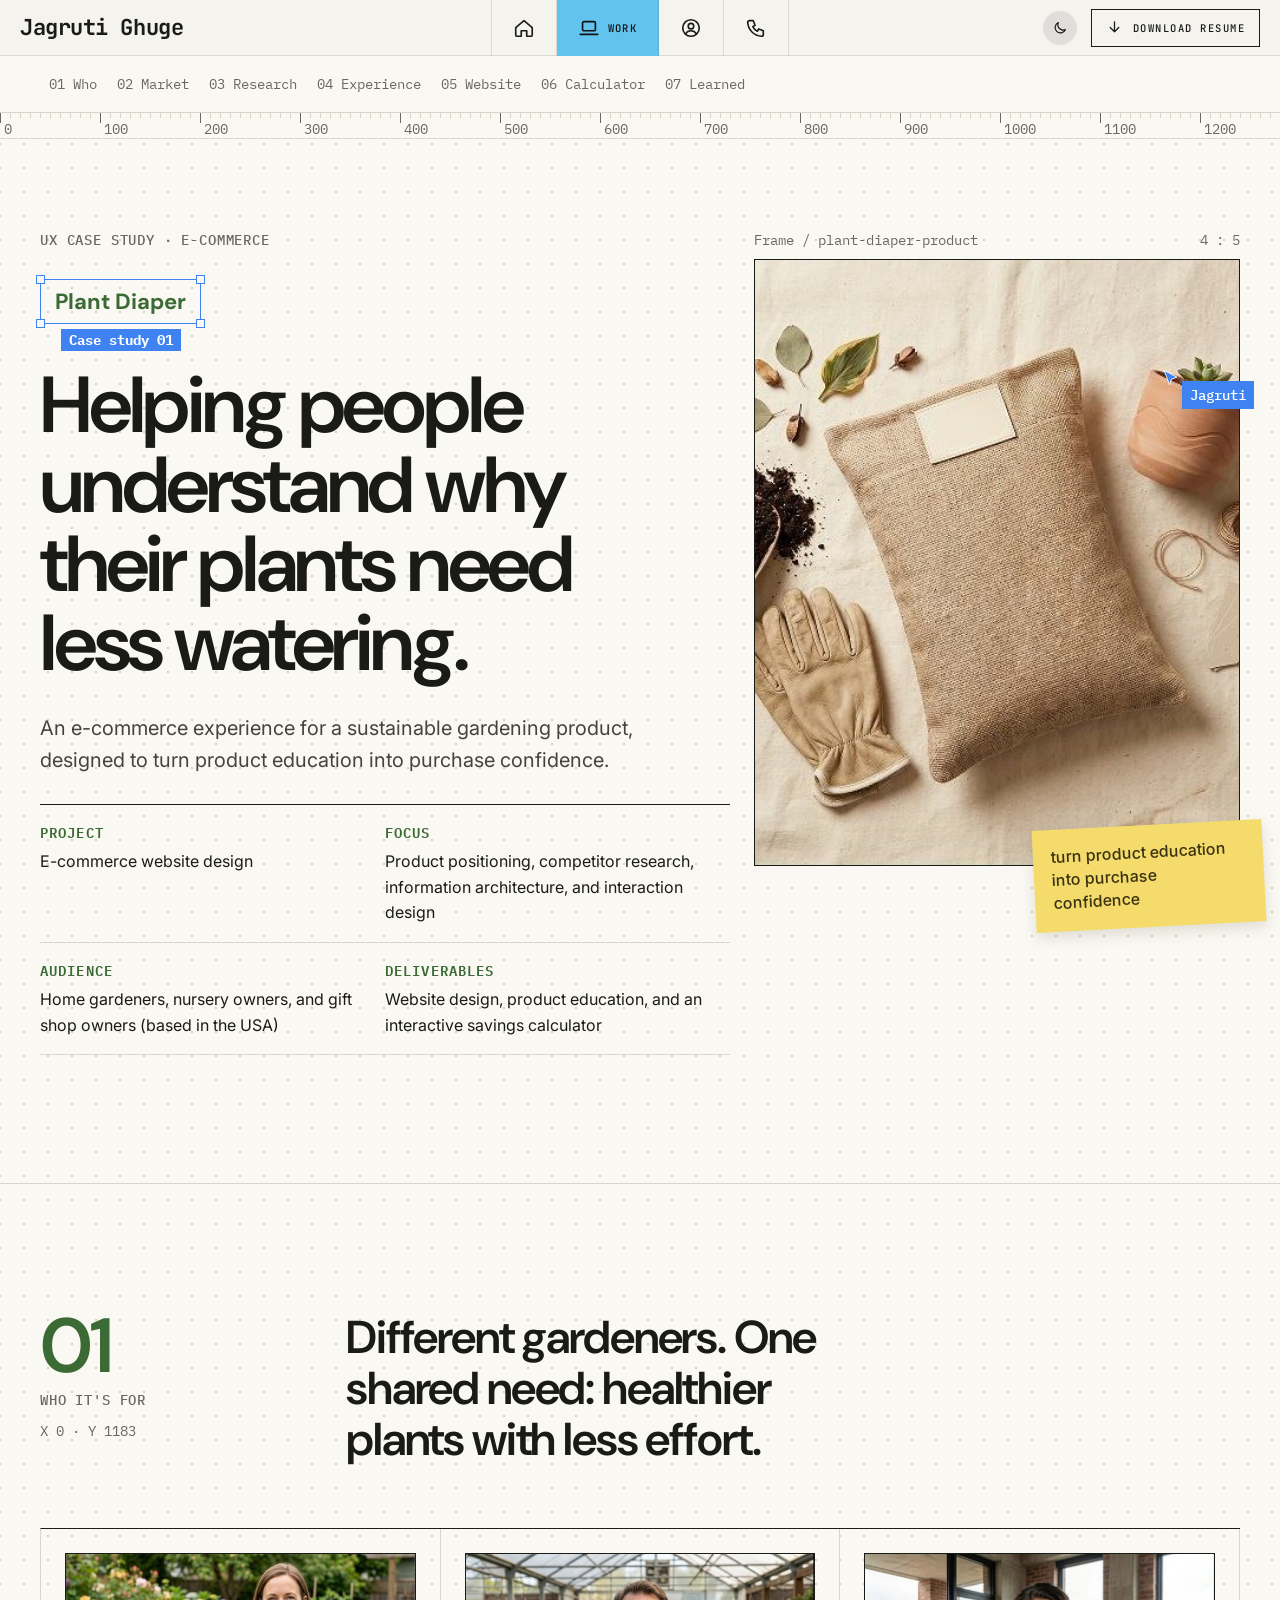
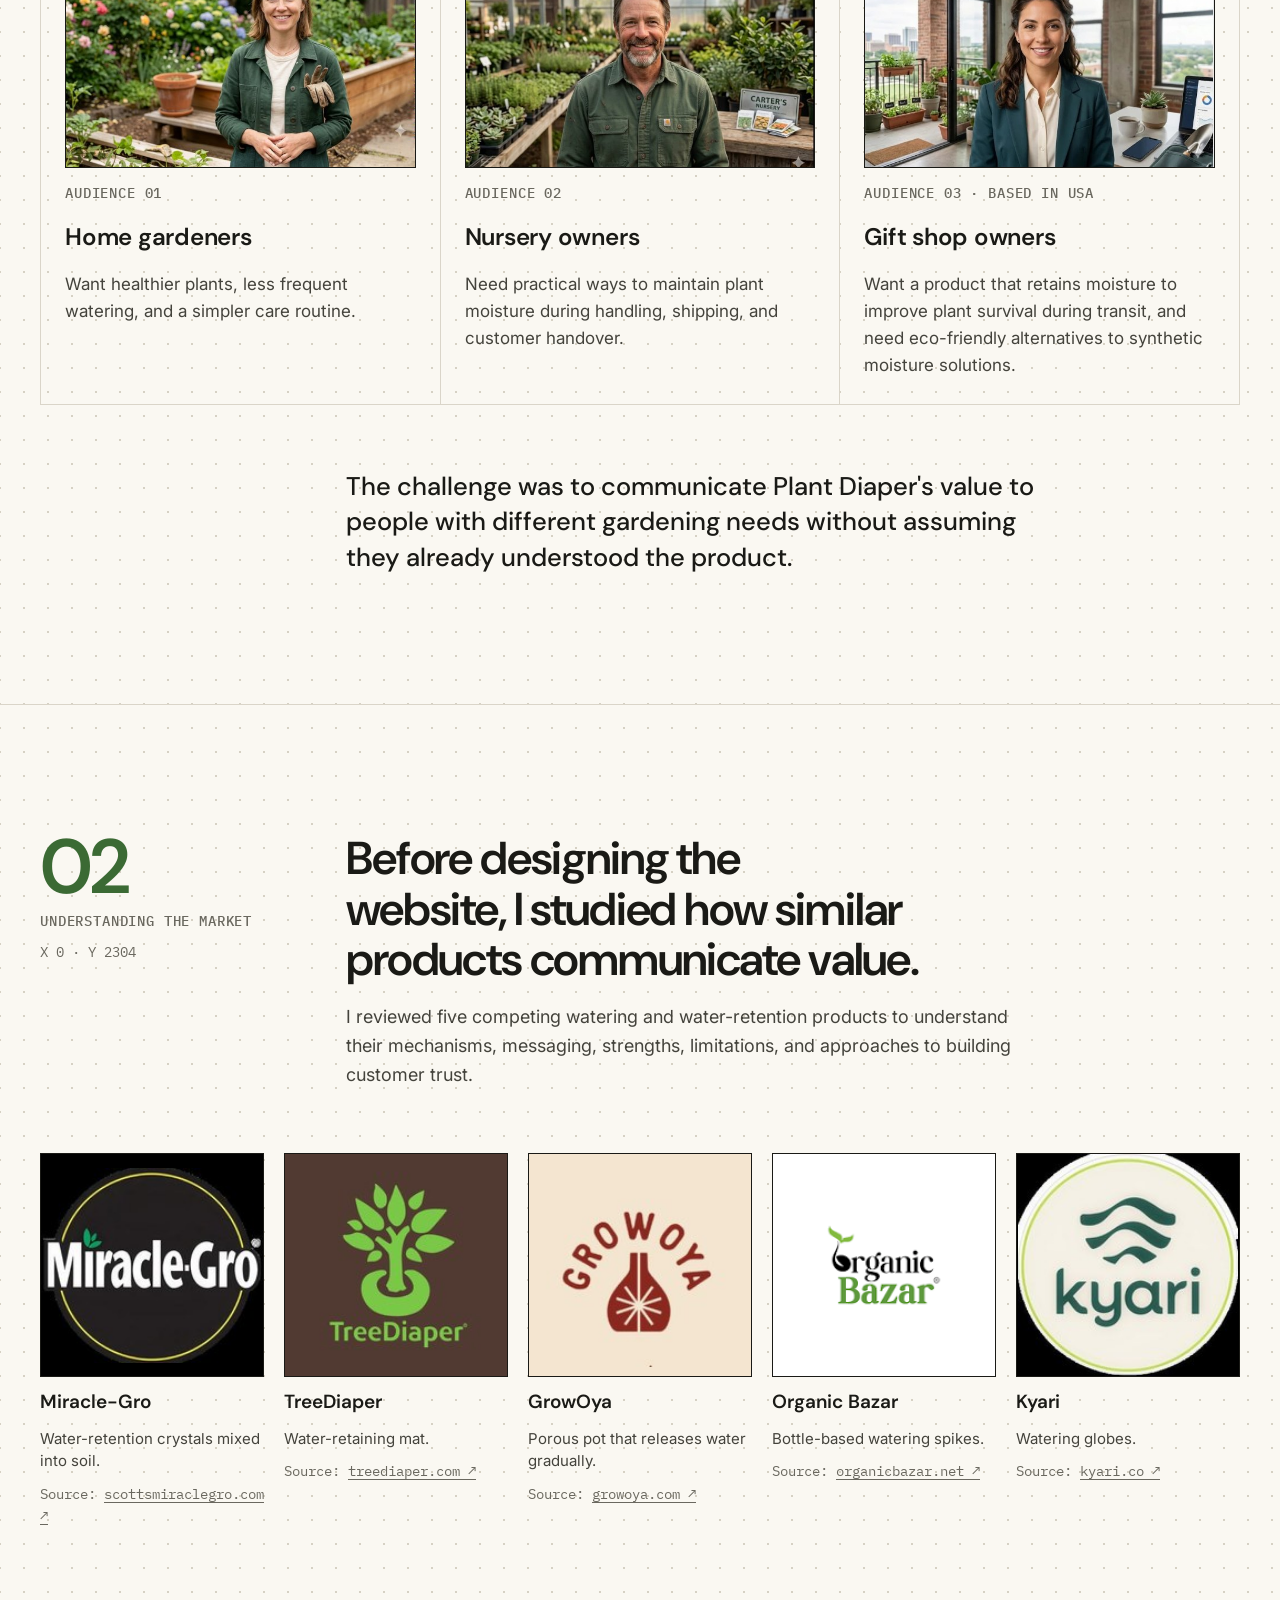
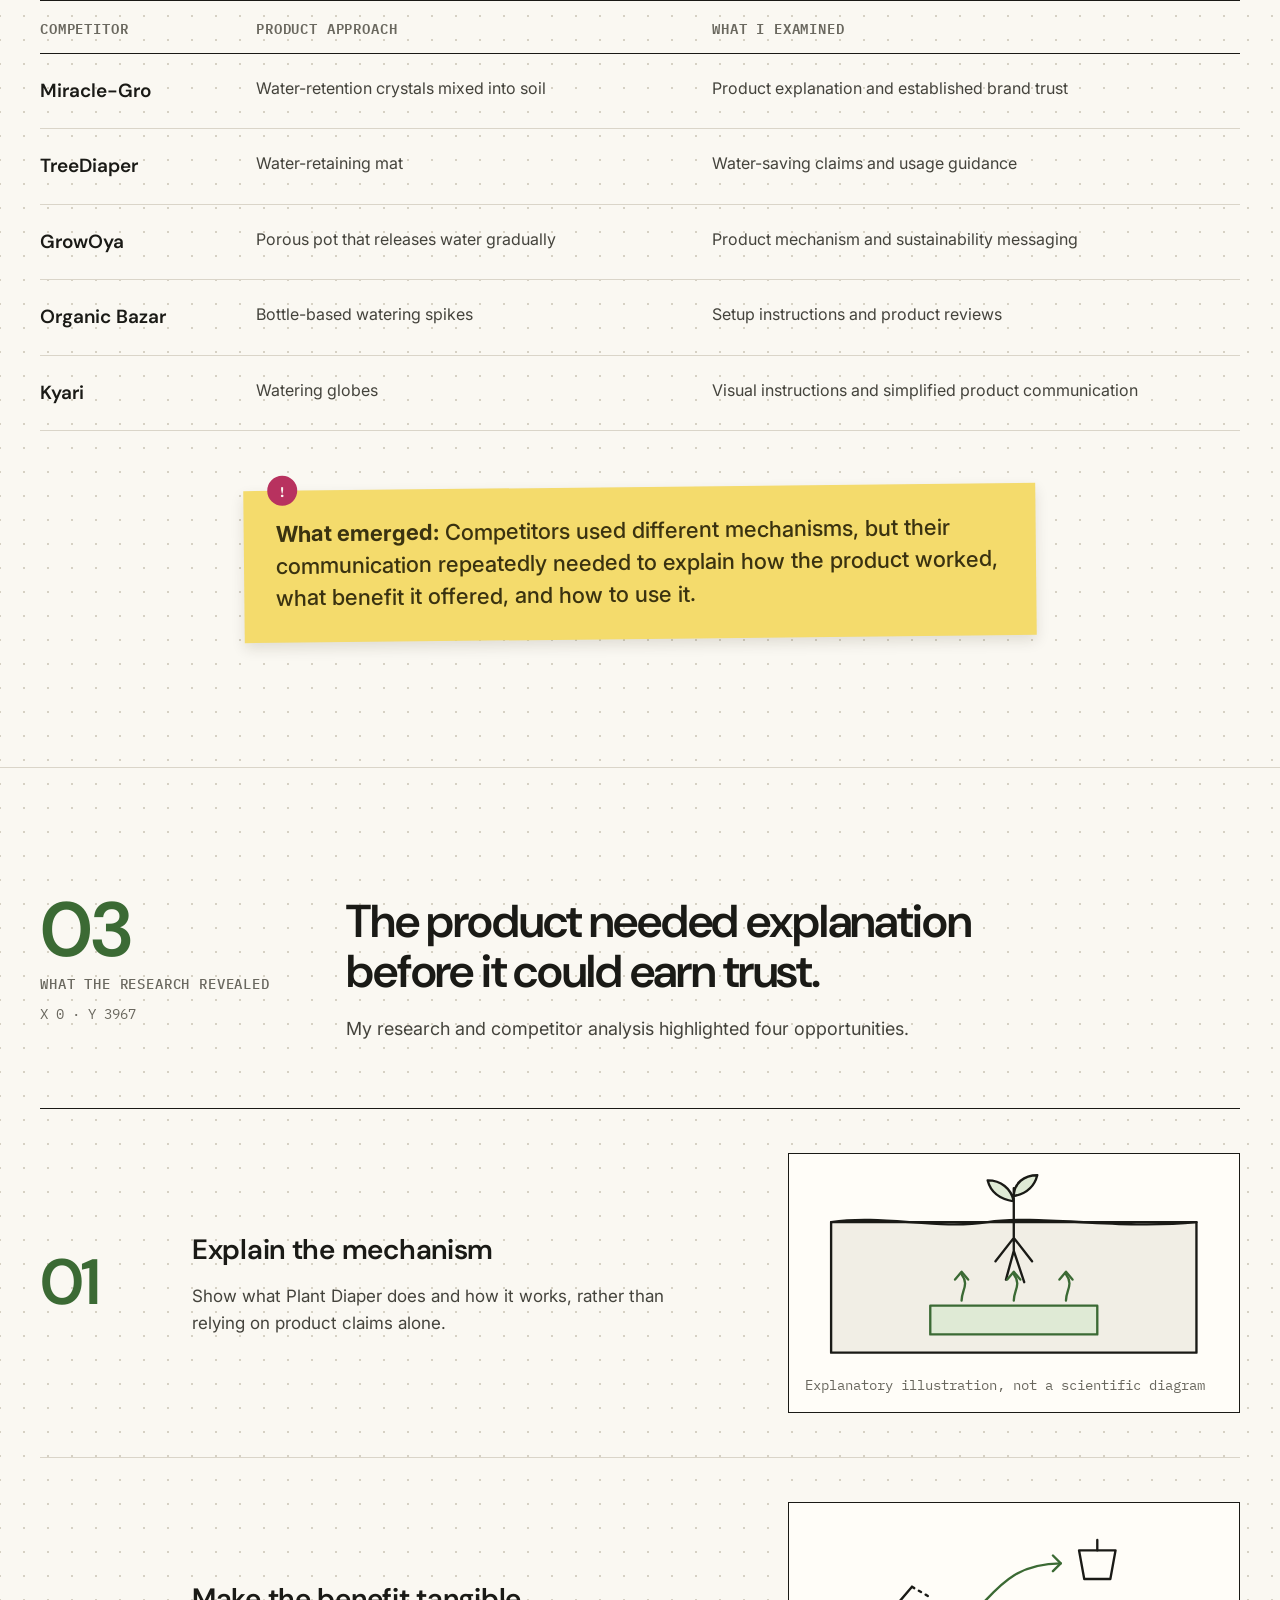
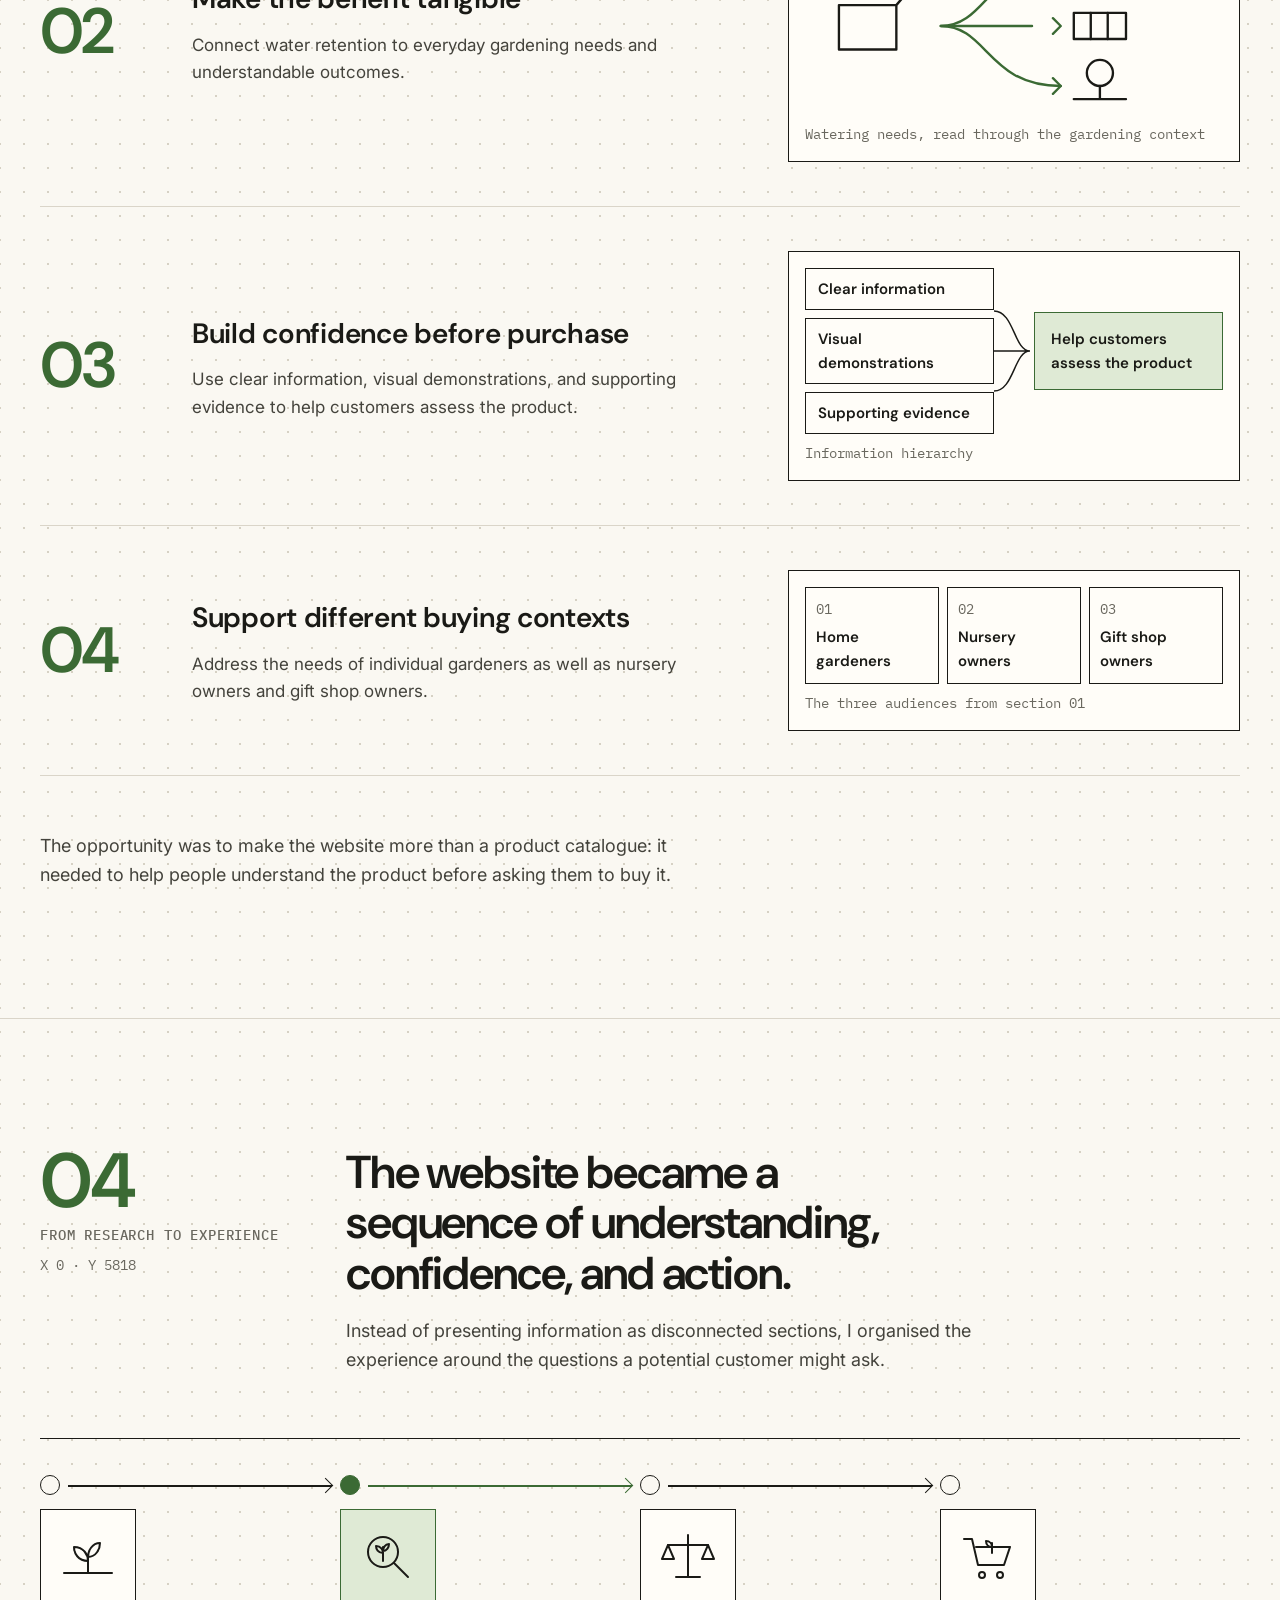
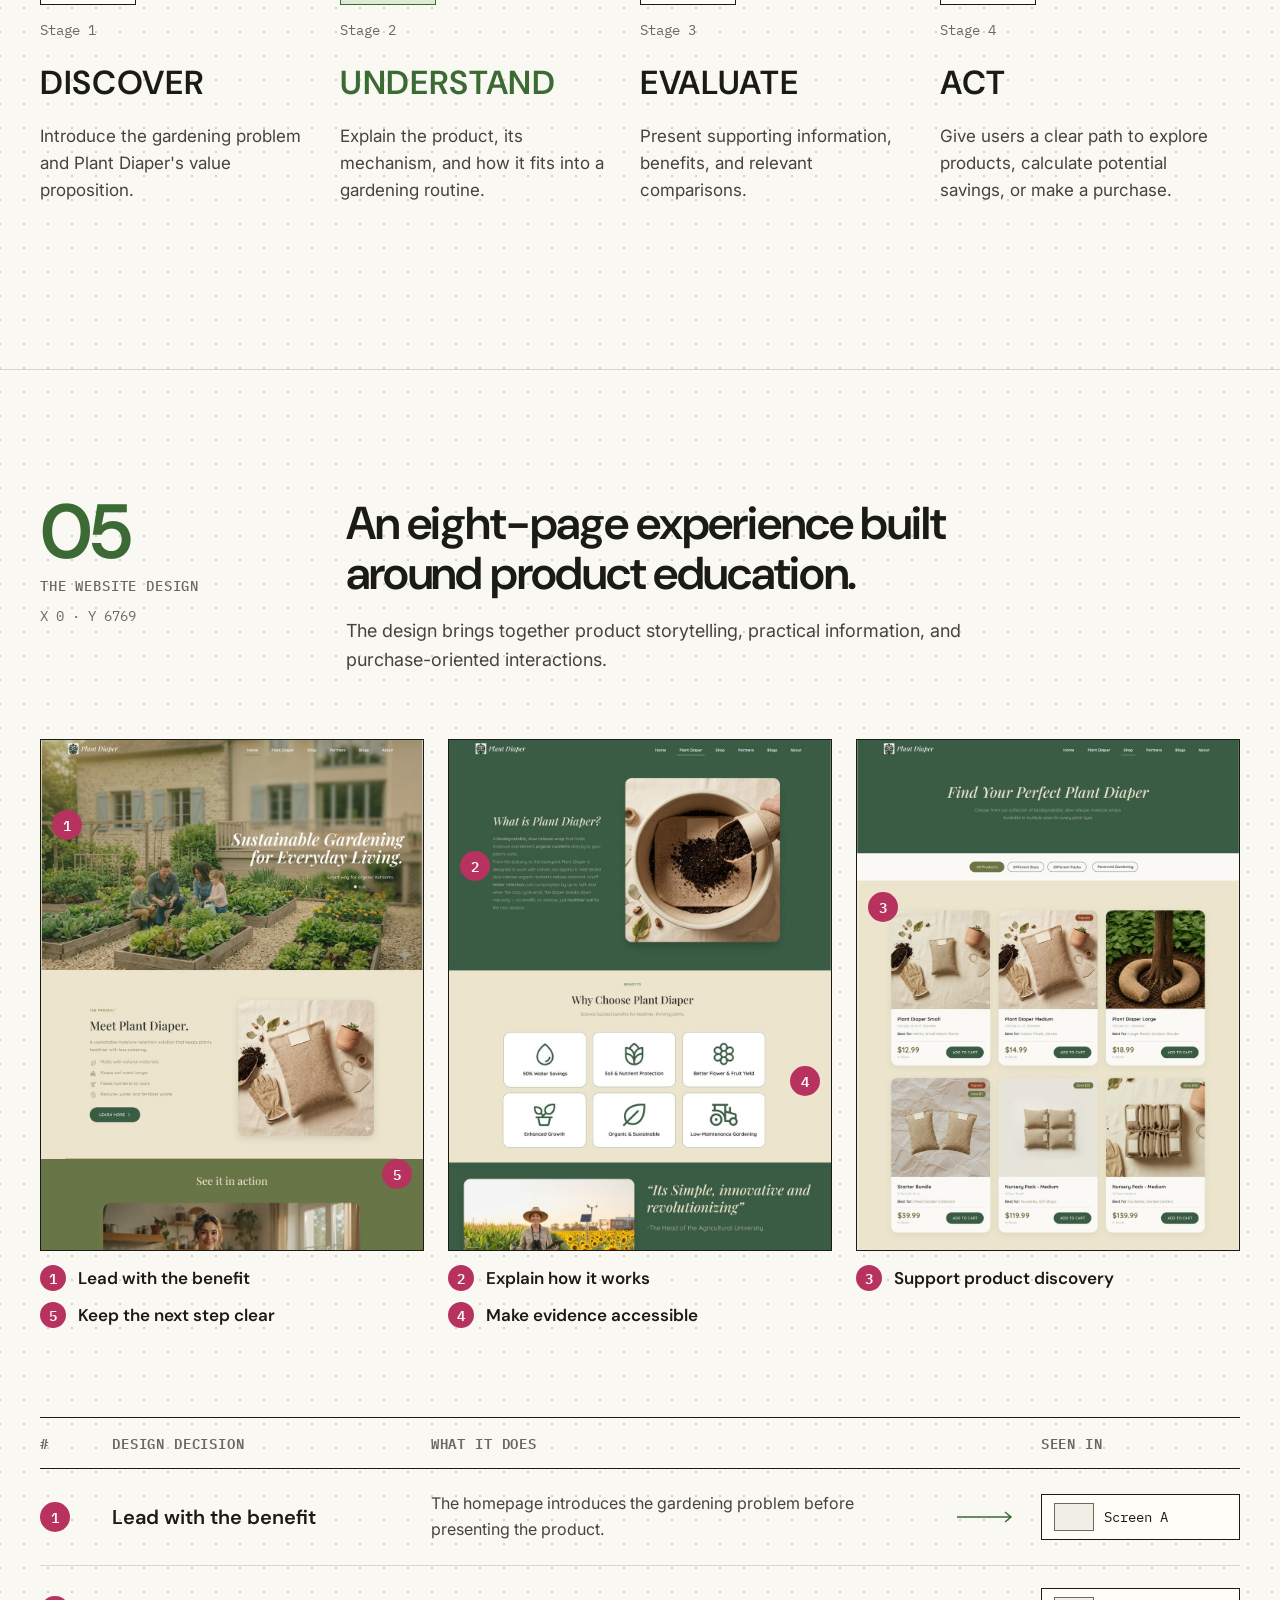
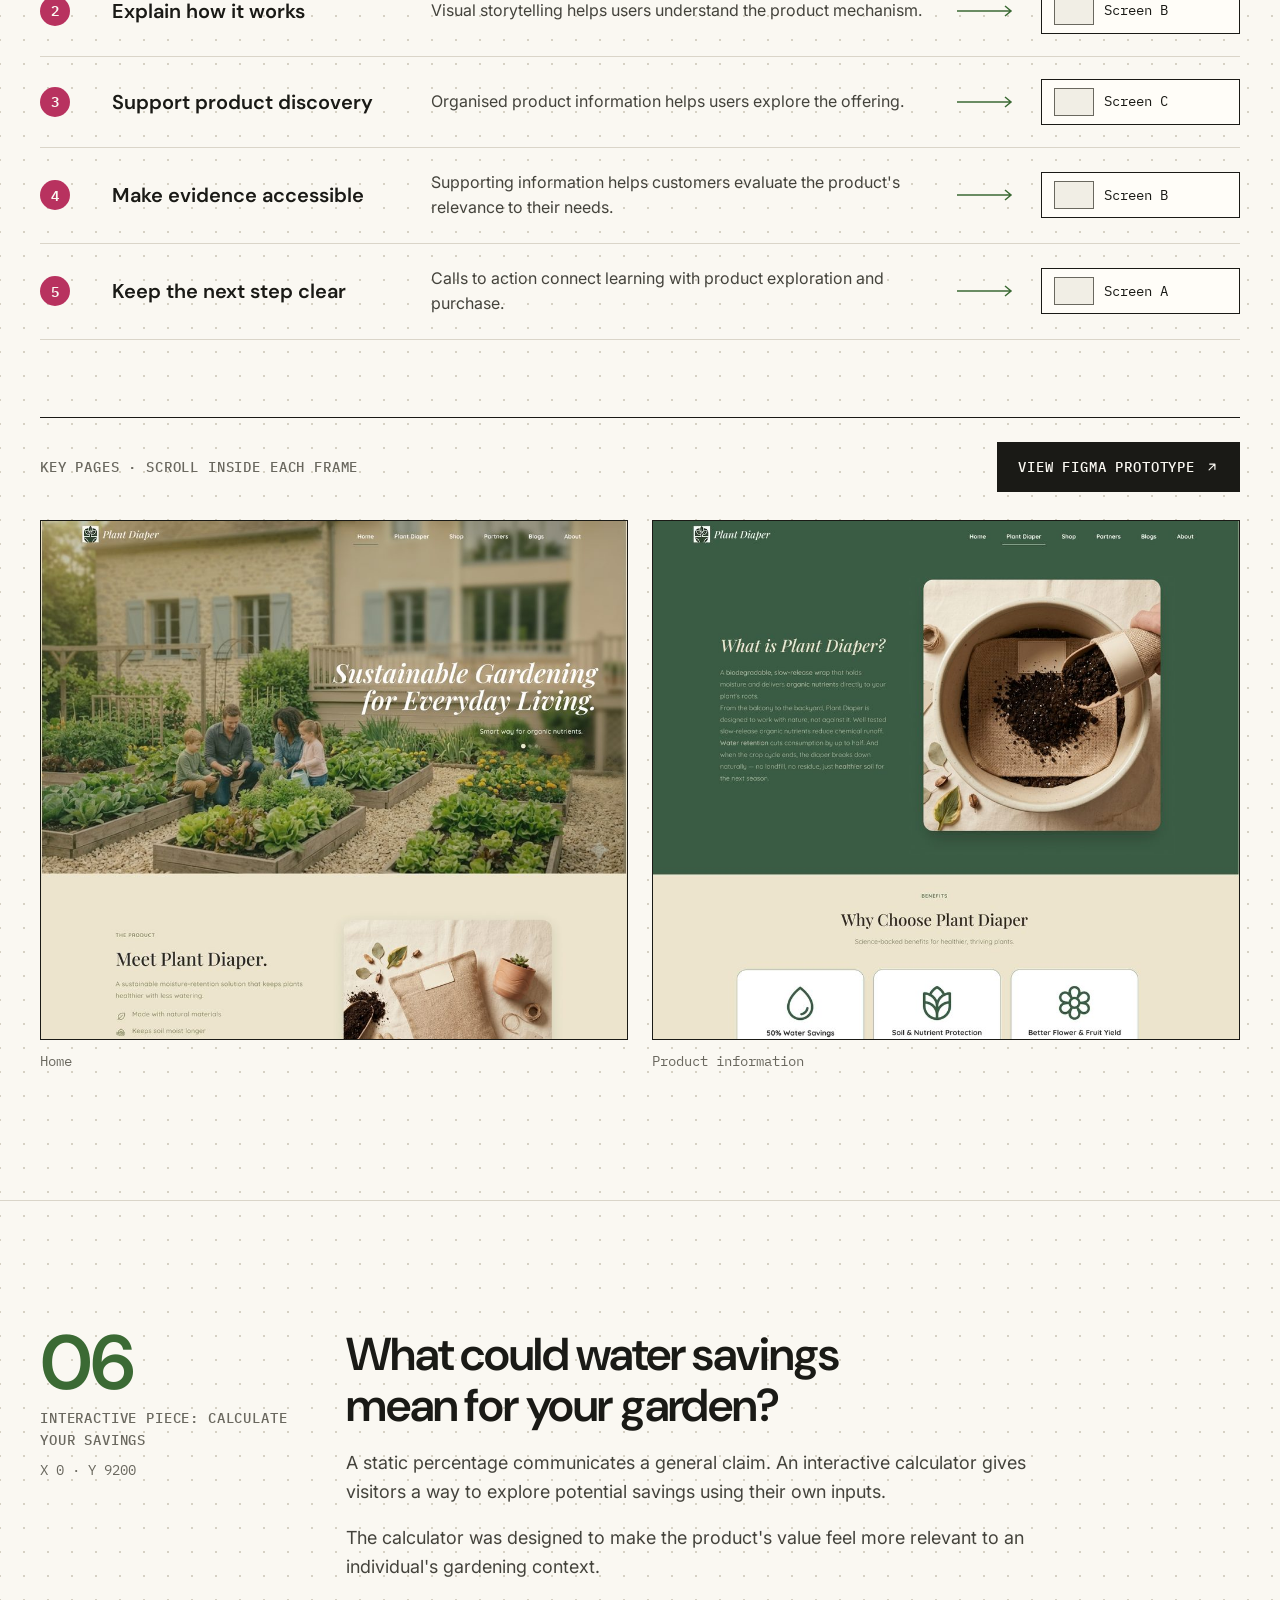
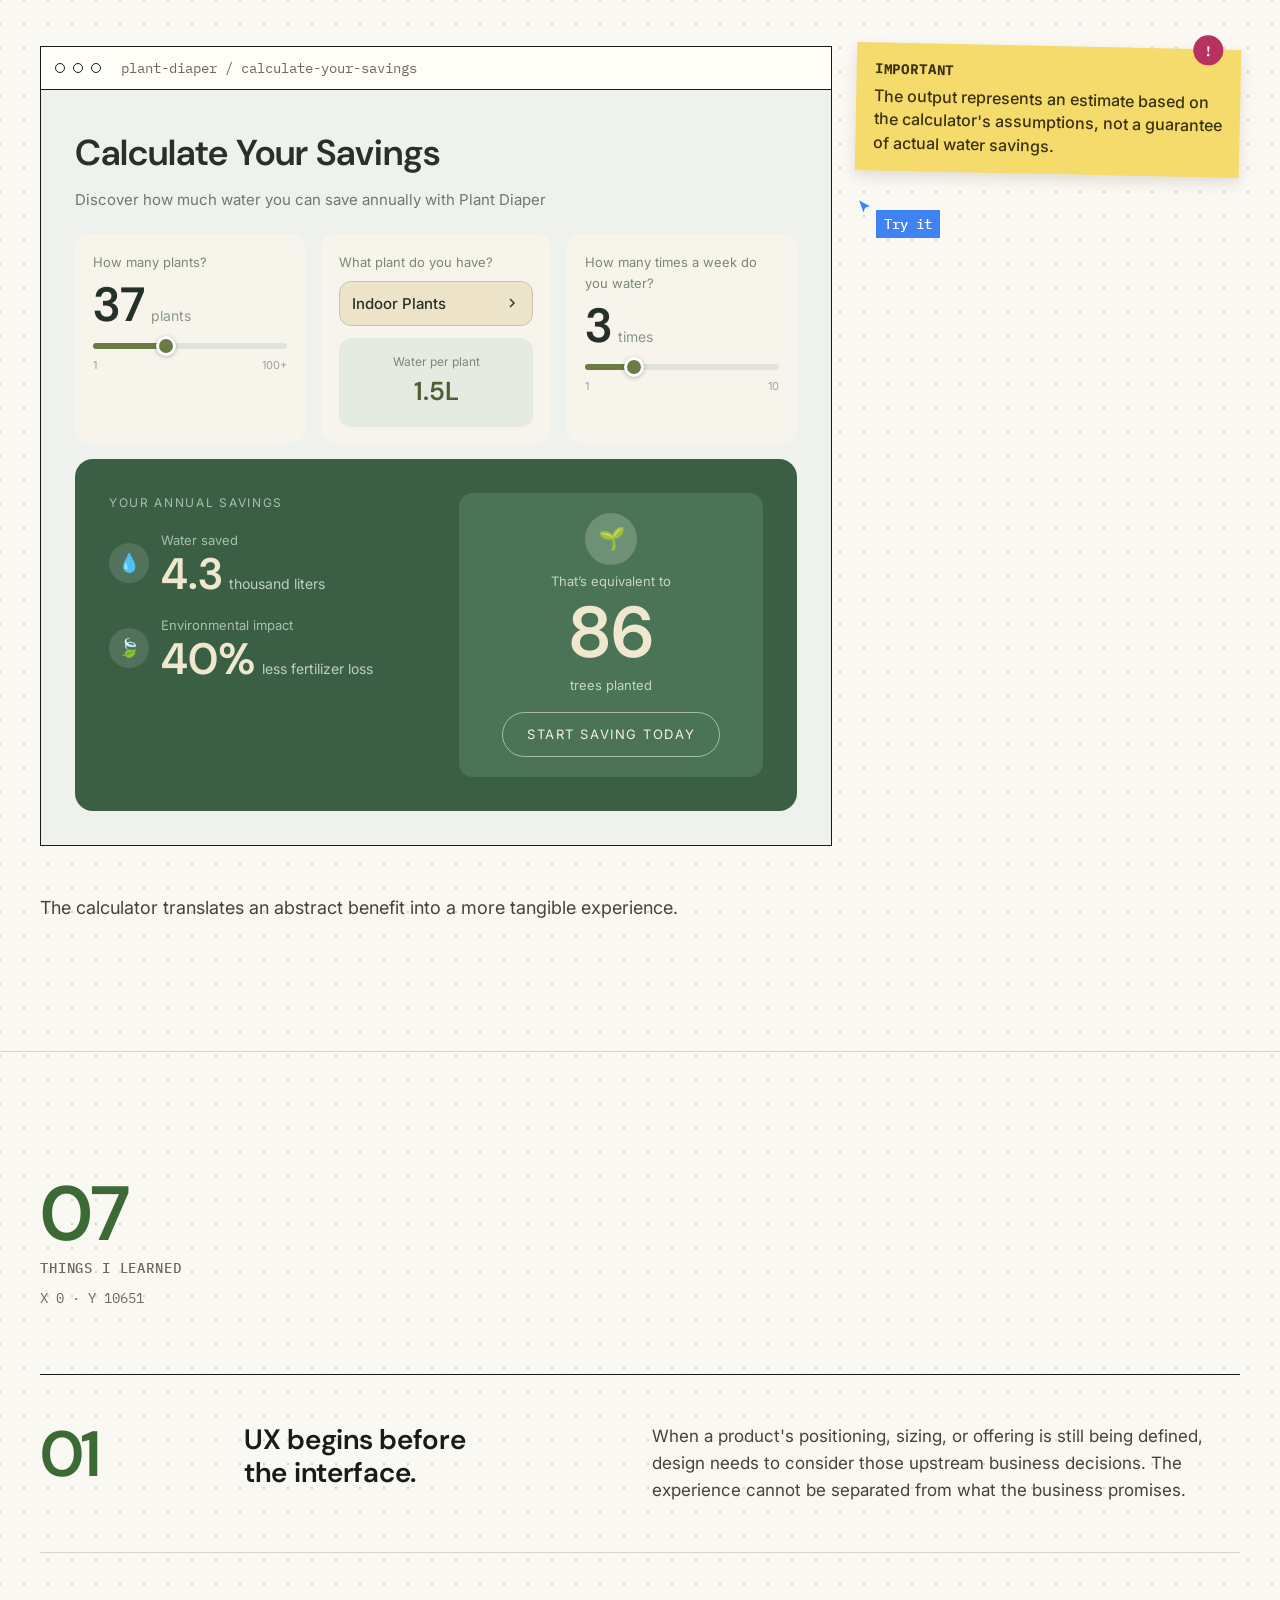
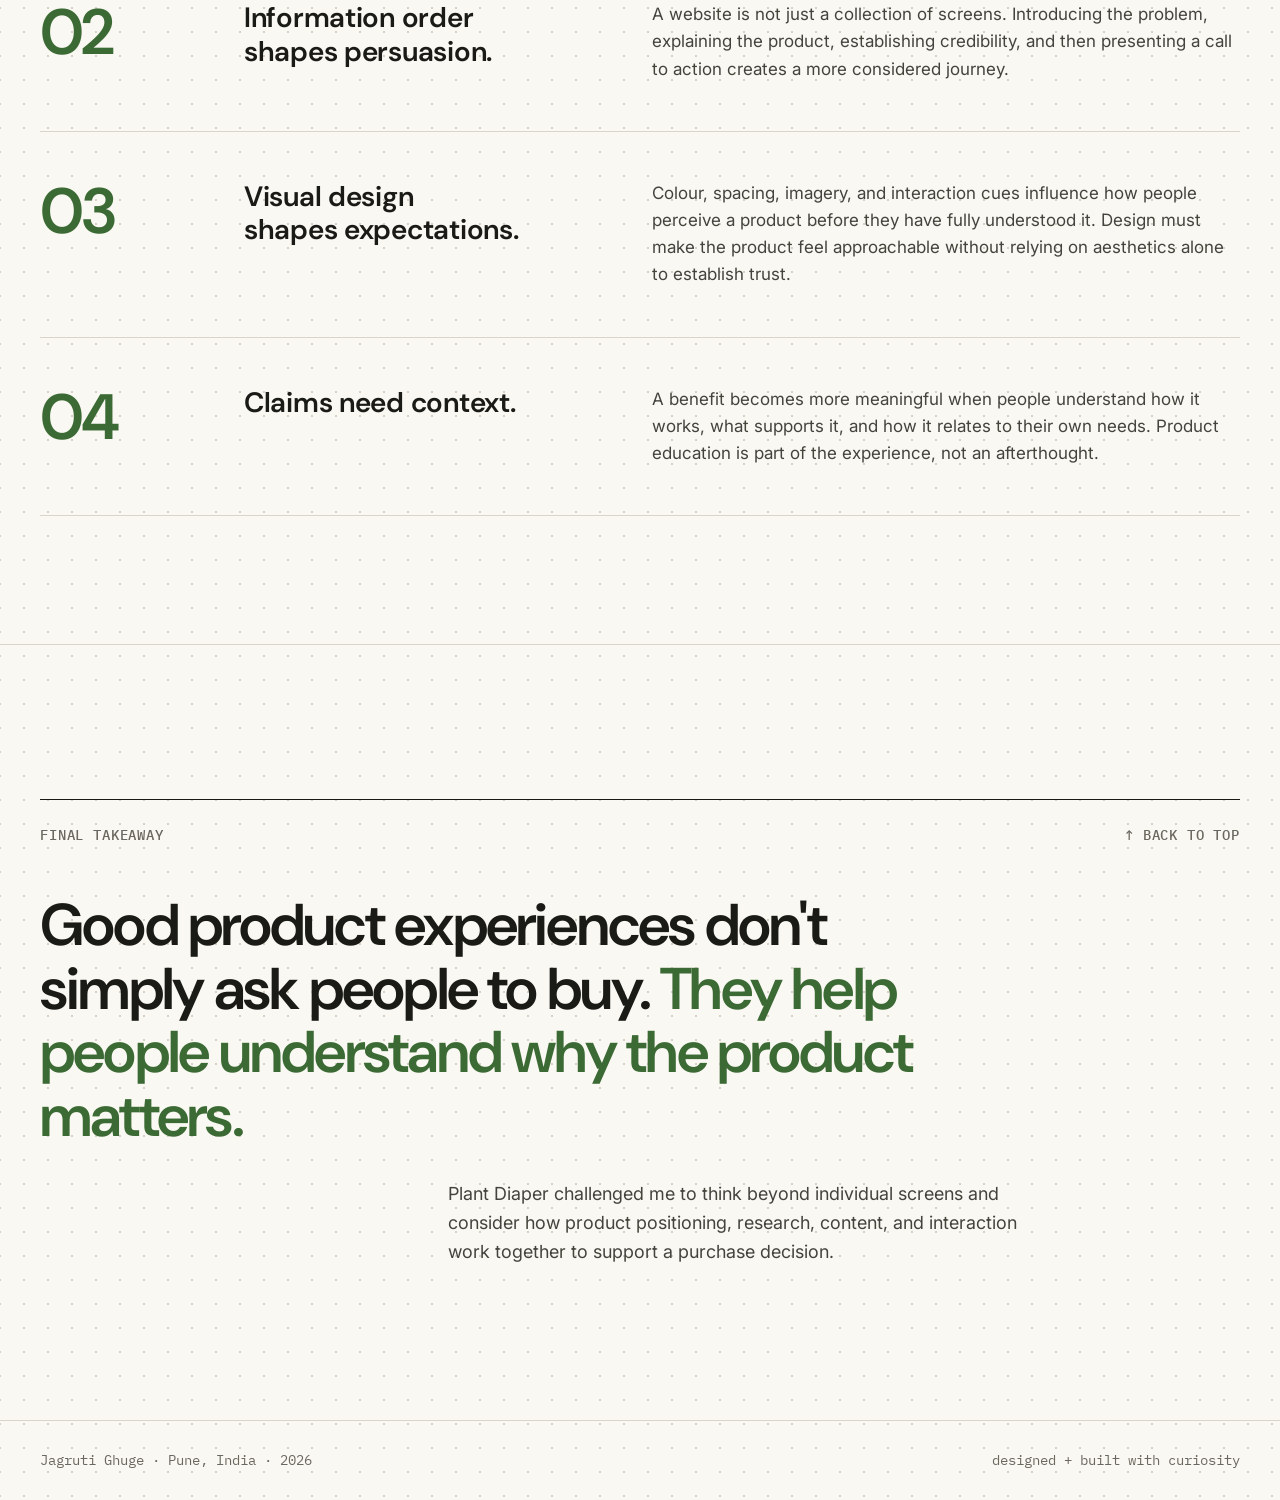
<file: plantdiaper.html>
<!doctype html><html><head><meta charset=utf8><meta name=viewport content="width=device-width,initial-scale=1,viewport-fit=cover"><style>:root{color-scheme:light;box-sizing:border-box;padding-top:env(safe-area-inset-top,0px);padding-bottom:env(safe-area-inset-bottom,0px)}html{scroll-padding-top:env(safe-area-inset-top,0px)}body{margin:0;padding:0;font:14px -apple-system,BlinkMacSystemFont,sans-serif;background:#fff;color:#000}img{max-width:100%}[hidden]:not([hidden=until-found i]){display:none!important}</style>
<style>
/* Plant Diaper savings calculator (live) */
.pdc{--g:#3b5f45;--g2:#4a7455;--cr:#f7f4ec;--tx:#2c3a2f;background:#eef1ec;color:var(--tx);padding:clamp(18px,3vw,34px);font-family:var(--f-body,Inter,sans-serif)}
.pdc h3{font-family:'Playfair Display',var(--f-display,serif);font-weight:600;font-size:clamp(24px,3vw,36px);margin:0 0 6px;color:#2a2f2a;letter-spacing:0}
.pdc .sub{color:#6c7a6c;font-size:15px;margin:0 0 22px}
.pdc .grid{display:grid;grid-template-columns:repeat(3,minmax(0,1fr));gap:16px}
.pdc .card{background:var(--cr);border-radius:14px;padding:18px 18px 16px;min-width:0}
.pdc .card label,.pdc .card .lbl{display:block;font-size:13px;color:#7a8777;margin-bottom:8px}
.pdc .big{font-family:'Playfair Display',var(--f-display,serif);font-size:clamp(34px,4vw,48px);line-height:1;font-weight:600;color:#26302a}
.pdc .big small{font-family:Inter,sans-serif;font-size:14px;font-weight:400;color:#8a9788;margin-left:6px}
.pdc input[type=range]{width:100%;margin:14px 0 6px;-webkit-appearance:none;appearance:none;height:6px;border-radius:99px;background:linear-gradient(to right,#6a7b45 var(--f,30%),#dfe3da var(--f,30%));outline:none}
.pdc input[type=range]::-webkit-slider-thumb{-webkit-appearance:none;width:20px;height:20px;border-radius:50%;background:#6a7b45;border:3px solid #fff;box-shadow:0 1px 4px rgba(0,0,0,.25);cursor:pointer}
.pdc input[type=range]::-moz-range-thumb{width:20px;height:20px;border-radius:50%;background:#6a7b45;border:3px solid #fff;box-shadow:0 1px 4px rgba(0,0,0,.25);cursor:pointer}
.pdc input[type=range]:focus-visible,.pdc select:focus-visible,.pdc .cta:focus-visible{outline:2px solid #3F82F2;outline-offset:3px}
.pdc .rng{display:flex;justify-content:space-between;font-size:11px;color:#9aa597}
.pdc select{width:100%;appearance:none;-webkit-appearance:none;background:#ece3c9 url("data:image/svg+xml,%3Csvg xmlns='http://www.w3.org/2000/svg' width='12' height='12' viewBox='0 0 24 24' fill='none' stroke='%232c3a2f' stroke-width='3'%3E%3Cpath d='m8 4 8 8-8 8'/%3E%3C/svg%3E") no-repeat right 14px center;border:1.5px solid #c9c4a9;border-radius:12px;padding:12px 34px 12px 12px;font:500 15px Inter,sans-serif;color:#26302a;cursor:pointer}
.pdc .wpp{margin-top:12px;background:#e6ebe1;border-radius:12px;padding:14px;text-align:center}
.pdc .wpp>span{display:block;font-size:12px;color:#7a8777}
.pdc .wpp b{font-family:'Playfair Display',var(--f-display,serif);font-size:26px;color:#4d5f33;font-weight:600}
.pdc .res{margin-top:16px;background:var(--g);border-radius:18px;display:grid;grid-template-columns:1.1fr 1fr;gap:16px;padding:clamp(18px,3vw,34px);color:#f4f1e6}
.pdc .res .k{font-size:12px;letter-spacing:.14em;color:#a9bfaa;text-transform:uppercase;margin-bottom:18px}
.pdc .row{display:flex;gap:12px;align-items:center;margin-bottom:18px}
.pdc .ic{width:40px;height:40px;border-radius:50%;background:rgba(255,255,255,.12);display:grid;place-items:center;flex:none;font-size:18px}
.pdc .row small{display:block;color:#a9bfaa;font-size:13px}
.pdc .row b{font-family:'Playfair Display',var(--f-display,serif);font-size:clamp(30px,3.6vw,44px);font-weight:600;color:#efe8cf;line-height:1.05}
.pdc .row b i{font-family:Inter,sans-serif;font-style:normal;font-size:14px;font-weight:400;color:#bfd0bf;margin-left:6px}
.pdc .eq{background:var(--g2);border-radius:14px;display:flex;flex-direction:column;align-items:center;justify-content:center;text-align:center;padding:20px;gap:6px}
.pdc .eq .ic2{width:52px;height:52px;border-radius:50%;background:rgba(255,255,255,.2);display:grid;place-items:center;font-size:22px}
.pdc .eq small{color:#c5d6c5;font-size:13px}
.pdc .eq b{font-family:'Playfair Display',var(--f-display,serif);font-size:clamp(46px,6vw,72px);font-weight:600;color:#efe8cf;line-height:1}
.pdc .cta{margin-top:10px;border:1.5px solid rgba(255,255,255,.5);color:#f4f1e6;border-radius:99px;padding:11px 24px;font-size:13px;letter-spacing:.12em;text-decoration:none;text-transform:uppercase;transition:background .25s}
.pdc .cta:hover{background:rgba(255,255,255,.12)}
@media(max-width:780px){.pdc .grid,.pdc .res{grid-template-columns:1fr}}
</style>
</head><body>
<title>Plant Diaper</title>
<link rel="preconnect" href="https://fonts.googleapis.com">
<link rel="preconnect" href="https://fonts.gstatic.com" crossorigin>
<link rel="stylesheet" href="https://fonts.googleapis.com/css2?family=DM+Sans:opsz,wght@9..40,400..700&family=Inter:wght@400;500;600&family=IBM+Plex+Mono:wght@400;500;600&display=swap">
<style>
/* Layout: an editorial research board on a Figma canvas. Dotted ground, rulers, 12-col grid (meta 3 / body 9), square thin-bordered frames, botanical green accent, yellow stickies and pink pins as annotations. */
:root{
  --paper:#FAF8F2; --paper-2:#F1EEE5; --note:#FFFDF8;
  --ink:#1A1A16; --ink-2:#44433C; --muted:#6A685F;
  --rule:#DAD5C9; --dot:#D6D1C4;
  --green:#3B6A34; --green-soft:#DFEAD5;
  --pink:#B8325F; --pink-soft:#F7DCE5;
  --yellow:#F4DB6C; --yellow-soft:#FAF0C2; --yellow-ink:#3A3210;
  --select:#3F82F2; --on-select:#FFFFFF;
  --f-display:'DM Sans', 'Helvetica Neue', Arial, sans-serif;
  --f-body:'Inter', 'Helvetica Neue', Arial, sans-serif;
  --f-mono:'IBM Plex Mono', ui-monospace, 'Courier New', monospace;
  --maxw:1280px; --gut:clamp(16px, 4vw, 40px);
}
@media (prefers-color-scheme: dark){
  :root:not([data-theme="light"]){
    --paper:#151512; --paper-2:#1F1E1A; --note:#22211D;
    --ink:#F0EDE4; --ink-2:#CFCABF; --muted:#A39E92;
    --rule:#36342E; --dot:#2E2C27;
    --green:#97C682; --green-soft:#1E3220;
    --pink:#F08CB0; --pink-soft:#3A1F2B;
    --yellow:#E9CF5C; --yellow-soft:#3A3417; --yellow-ink:#2A240A;
    --select:#6FA6FF; --on-select:#0E1420;
    color-scheme:dark;
  }
}
:root[data-theme="dark"]{
  --paper:#151512; --paper-2:#1F1E1A; --note:#22211D;
  --ink:#F0EDE4; --ink-2:#CFCABF; --muted:#A39E92;
  --rule:#36342E; --dot:#2E2C27;
  --green:#97C682; --green-soft:#1E3220;
  --pink:#F08CB0; --pink-soft:#3A1F2B;
  --yellow:#E9CF5C; --yellow-soft:#3A3417; --yellow-ink:#2A240A;
  --select:#6FA6FF; --on-select:#0E1420;
  color-scheme:dark;
}
*{box-sizing:border-box}
main{overflow-x:clip}
html{scroll-behavior:smooth}
@media (prefers-reduced-motion: reduce){html{scroll-behavior:auto}}
body{margin:0; background:var(--paper); color:var(--ink-2); font-family:var(--f-body); font-size:17px; line-height:1.6;
  background-image:radial-gradient(var(--dot) 1.2px, transparent 1.3px); background-size:24px 24px; background-position:12px 12px; -webkit-font-smoothing:antialiased}
h1,h2,h3,h4{font-family:var(--f-display); color:var(--ink); margin:0; text-wrap:balance}
p{margin:0}
a{color:inherit}
a:focus-visible{outline:2px solid var(--select); outline-offset:3px}
.wrap{max-width:var(--maxw); margin:0 auto; padding-inline:var(--gut)}
.mono{font-family:var(--f-mono); font-size:14px; font-weight:500; letter-spacing:.06em; text-transform:uppercase; color:var(--muted)}
.narrow{max-width:62ch}

/* top bar + ruler */
.topbar{position:sticky; top:env(safe-area-inset-top, 0px); z-index:20; background:var(--paper); border-bottom:1px solid var(--rule)}
.topbar .wrap{display:flex; align-items:center; justify-content:space-between; gap:16px; min-height:56px}
.brand{font-family:var(--f-display); font-weight:700; font-size:17px; color:var(--ink); text-decoration:none}
.nav{display:flex; gap:2px; flex-wrap:wrap}
.nav a{font-family:var(--f-mono); font-size:14px; text-decoration:none; color:var(--muted); padding:6px 9px}
.nav a:hover{color:var(--ink); background:var(--paper-2)}
.back{font-family:var(--f-mono); font-size:14px; color:var(--ink); text-decoration:none; border:1px solid var(--ink); padding:6px 12px; white-space:nowrap}
.ruler{position:relative; height:26px; overflow:hidden; border-top:1px solid var(--rule);
  background:repeating-linear-gradient(to right, var(--muted) 0 1px, transparent 1px 100px) 0 0/100% 10px no-repeat, repeating-linear-gradient(to right, var(--rule) 0 1px, transparent 1px 10px) 0 0/100% 5px no-repeat}
.ruler span{position:absolute; top:9px; font-family:var(--f-mono); font-size:14px; line-height:1; color:var(--muted); transform:translateX(4px)}
@media (max-width:980px){.nav{display:none}}

/* sections */
section{padding-block:clamp(72px, 10vw, 136px); border-top:1px solid var(--rule); position:relative}
.sec-head{display:grid; grid-template-columns:repeat(12, minmax(0,1fr)); column-gap:24px; row-gap:16px; margin-bottom:clamp(40px, 5vw, 64px)}
.sec-meta{grid-column:span 3; display:flex; flex-direction:column; gap:8px}
.sec-num{font-family:var(--f-display); font-size:clamp(56px, 6vw, 88px); line-height:.9; font-weight:600; letter-spacing:-.04em; color:var(--green)}
.coord{font-family:var(--f-mono); font-size:14px; color:var(--muted)}
.sec-body{grid-column:span 9; display:flex; flex-direction:column; gap:18px; min-width:0}
.sec-body h2{font-size:clamp(30px, 3.6vw, 48px); line-height:1.1; font-weight:600; letter-spacing:-.025em; max-width:22ch}
.lede{font-size:18px; max-width:62ch}
@media (max-width:820px){.sec-meta,.sec-body{grid-column:1 / -1}.sec-meta{flex-direction:row; align-items:baseline; gap:14px; flex-wrap:wrap}}

/* annotations */
.sticky{background:var(--yellow); color:var(--yellow-ink); font-size:16px; line-height:1.45; font-weight:500; padding:16px 18px; box-shadow:0 6px 14px rgba(40,30,0,.12)}
.cursor{display:inline-flex; align-items:flex-start; gap:2px}
.cursor svg{width:18px; height:18px; flex:none}
.cursor b{font-family:var(--f-mono); font-size:14px; font-weight:500; background:var(--select); color:var(--on-select); padding:3px 8px; margin-top:12px}
.pin{display:inline-grid; place-items:center; width:30px; height:30px; border-radius:50%; background:var(--pink); color:var(--paper); font-family:var(--f-mono); font-size:14px; font-weight:600; flex:none}
.selbox{position:relative; display:inline-block; border:1.5px solid var(--select); padding:4px 14px}
.selbox i{position:absolute; width:9px; height:9px; background:var(--paper); border:1.5px solid var(--select)}
.selbox i:nth-of-type(1){left:-5px; top:-5px}.selbox i:nth-of-type(2){right:-5px; top:-5px}.selbox i:nth-of-type(3){left:-5px; bottom:-5px}.selbox i:nth-of-type(4){right:-5px; bottom:-5px}
.dims{position:absolute; left:50%; bottom:-28px; transform:translateX(-50%); font-family:var(--f-mono); font-size:14px; line-height:1; background:var(--select); color:var(--on-select); padding:4px 8px; white-space:nowrap}

/* asset slots: swap the inner content for an <img> */
.slot{position:relative; width:100%; max-width:100%; aspect-ratio:var(--ar, 4 / 3); border:1px solid var(--ink); background:var(--note); display:grid; place-items:center; overflow:hidden; margin:0}
.slot .x{position:absolute; inset:0; width:100%; height:100%; fill:none; stroke:var(--rule); stroke-width:1}
.slot figcaption{position:relative; background:var(--note); border:1px dashed var(--muted); padding:10px 14px; text-align:center; display:flex; flex-direction:column; gap:2px; max-width:86%}
.slot figcaption b{font-family:var(--f-display); font-size:16px; color:var(--ink); font-weight:600}
.slot figcaption span{font-size:14px}
.slot img{position:absolute; inset:0; width:100%; height:100%; object-fit:cover}
.slot.contain img{object-fit:contain}

/* HERO */
.hero{border-top:0; padding-block:clamp(48px, 7vw, 96px) clamp(80px, 10vw, 128px)}
.hero-grid{display:grid; grid-template-columns:repeat(12, minmax(0,1fr)); column-gap:24px; row-gap:56px; align-items:start}
.hero-copy{grid-column:1 / span 7; display:flex; flex-direction:column; gap:28px; min-width:0}
.hero-copy .selbox{font-family:var(--f-display); font-size:22px; font-weight:700; color:var(--green); align-self:flex-start}
.hero h1{font-size:clamp(42px, 6.2vw, 88px); line-height:1; letter-spacing:-.04em; font-weight:600; margin-top:14px}
.hero .lede{font-size:clamp(17px, 1.6vw, 20px); max-width:50ch}
.meta{display:grid; grid-template-columns:repeat(2, minmax(0,1fr)); border-top:1px solid var(--ink); margin:0}
.meta div{padding:16px 20px 16px 0; border-bottom:1px solid var(--rule); min-width:0}
.meta dt{font-family:var(--f-mono); font-size:14px; font-weight:600; letter-spacing:.08em; color:var(--green)}
.meta dd{margin:6px 0 0; font-size:16px; color:var(--ink)}
.hero-art{grid-column:8 / span 5; position:relative; min-width:0; margin-bottom:40px}
.frame-label{display:flex; justify-content:space-between; font-family:var(--f-mono); font-size:14px; color:var(--muted); margin-bottom:8px}
.hero-art .note{position:absolute; right:-24px; bottom:-60px; width:230px; transform:rotate(-3deg)}
.hero-art .cur{position:absolute; right:-14px; top:22%}
@media (max-width:1000px){.hero-copy,.hero-art{grid-column:1 / -1}.hero-art{max-width:520px; width:100%; margin-inline:auto}.hero-art .note{right:8px}.hero-art .cur{right:0}}
@media (max-width:560px){.meta{grid-template-columns:1fr}}

/* 01 audience */
.aud{display:grid; grid-template-columns:repeat(3, minmax(0,1fr)); border-top:1px solid var(--ink); border-left:1px solid var(--rule)}
.aud article{border-right:1px solid var(--rule); border-bottom:1px solid var(--rule); padding:24px; display:flex; flex-direction:column; gap:14px; min-width:0}
.aud .ill{border:1px solid var(--ink); background:var(--paper-2); aspect-ratio:4 / 3; display:grid; place-items:center}
.aud .ill.photo{padding:0; overflow:hidden; aspect-ratio:588 / 360}
.aud .ill.photo img{width:100%; height:100%; object-fit:cover; display:block}
.aud .ill svg{width:78%; height:auto; color:var(--ink)}
.aud h3{font-size:24px; font-weight:600; letter-spacing:-.01em}
.aud p{font-size:17px}
.after{display:grid; grid-template-columns:repeat(12, minmax(0,1fr)); column-gap:24px; margin-top:clamp(40px, 5vw, 64px)}
.after p{grid-column:4 / span 7; font-family:var(--f-display); font-size:clamp(20px, 2vw, 26px); line-height:1.4; color:var(--ink); font-weight:500}
@media (max-width:900px){.aud{grid-template-columns:1fr}.after p{grid-column:1 / -1}}

/* 02 market */
.gallery{display:grid; grid-template-columns:repeat(5, minmax(0,1fr)); gap:20px; margin-bottom:clamp(48px, 6vw, 72px)}
.prod{display:flex; flex-direction:column; gap:10px; min-width:0}
.prod h3{font-size:19px; font-weight:600}
.prod p{font-size:15px; line-height:1.5}
.prod a{color:inherit; text-decoration:none}
.prod h3 a:hover,.prod .src a{text-decoration:underline; text-underline-offset:3px}
.prod .src a:hover{color:var(--ink)}
.prod .src{font-family:var(--f-mono); font-size:14px; color:var(--muted)}
@media (max-width:1000px){.gallery{grid-template-columns:repeat(3, minmax(0,1fr))}}
@media (max-width:640px){.gallery{grid-template-columns:repeat(2, minmax(0,1fr))}}
@media (max-width:400px){.gallery{grid-template-columns:1fr}}
.matrix-wrap{overflow-x:auto; border-top:1px solid var(--ink)}
table.matrix{width:100%; border-collapse:collapse; min-width:680px}
.matrix th{font-family:var(--f-mono); font-size:14px; font-weight:600; letter-spacing:.06em; text-transform:uppercase; color:var(--muted); text-align:left; padding:16px 20px 14px 0; border-bottom:1px solid var(--ink)}
.matrix td{padding:22px 20px 22px 0; border-bottom:1px solid var(--rule); vertical-align:top; font-size:16px}
.matrix td:first-child{font-family:var(--f-display); font-size:19px; font-weight:600; color:var(--ink); white-space:nowrap}
@media (max-width:640px){
  table.matrix{min-width:0}
  .matrix thead{display:none}
  .matrix tr{display:block; padding:18px 0; border-bottom:1px solid var(--rule)}
  .matrix td{display:block; border:0; padding:4px 0}
  .matrix td:not(:first-child)::before{content:attr(data-label); display:block; font-family:var(--f-mono); font-size:14px; letter-spacing:.06em; text-transform:uppercase; color:var(--muted); margin-top:8px}
}
.takeaway{display:grid; grid-template-columns:repeat(12, minmax(0,1fr)); column-gap:24px; margin-top:clamp(40px, 5vw, 56px)}
.takeaway .sticky{grid-column:3 / span 8; font-size:clamp(18px, 1.8vw, 22px); line-height:1.45; padding:28px 32px; transform:rotate(-.6deg); position:relative}
.takeaway .sticky .pin{position:absolute; top:-15px; left:24px}
@media (max-width:820px){.takeaway .sticky{grid-column:1 / -1}}

/* 03 insights */
.rows{border-top:1px solid var(--ink)}
.irow{display:grid; grid-template-columns:120px minmax(0,5fr) minmax(0,4fr); column-gap:32px; row-gap:16px; padding:clamp(28px, 4vw, 44px) 0; border-bottom:1px solid var(--rule); align-items:center}
.irow .n{font-family:var(--f-display); font-size:clamp(48px, 5vw, 72px); line-height:1; font-weight:600; letter-spacing:-.04em; color:var(--green)}
.irow h3{font-size:clamp(22px, 2.2vw, 28px); font-weight:600; letter-spacing:-.01em; margin-bottom:10px}
.irow p{font-size:17px; max-width:48ch}
.irow figure{margin:0; border:1px solid var(--ink); background:var(--note); padding:16px; display:flex; flex-direction:column; gap:8px}
.irow figure svg{width:100%; height:auto; display:block; color:var(--ink)}
.irow figcaption{font-family:var(--f-mono); font-size:14px; color:var(--muted)}
@media (max-width:900px){.irow{grid-template-columns:72px minmax(0,1fr)}.irow figure{grid-column:1 / -1}.irow .n{font-size:44px}}
.after2{margin-top:clamp(40px, 5vw, 56px)}
.flowmap{margin-top:clamp(56px, 7vw, 88px)}
.flowmap-head{display:flex; justify-content:space-between; align-items:baseline; gap:16px; flex-wrap:wrap; margin-bottom:20px}
.flowmap-head h3{font-size:24px; font-weight:600}
.fm{display:grid; grid-template-columns:minmax(0,1fr) 64px minmax(0,1fr) 64px minmax(0,1fr); row-gap:14px; align-items:stretch}
.fm .colh{font-family:var(--f-mono); font-size:14px; font-weight:600; letter-spacing:.06em; color:var(--ink); padding:10px 14px; border:1px solid var(--ink); background:var(--paper-2)}
.fm .colh.g{background:var(--green-soft); border-color:var(--green)}
.box{border:1px solid var(--ink); background:var(--note); padding:14px 16px; display:flex; flex-direction:column; gap:4px; min-width:0}
.box .src{font-family:var(--f-mono); font-size:14px; color:var(--muted)}
.box b{font-family:var(--f-display); font-size:17px; color:var(--ink); font-weight:600}
.box.g{border-color:var(--green); background:var(--green-soft)}
.con{display:grid; place-items:center; color:var(--ink)}
.con svg{width:100%; height:14px}
.con.g{color:var(--green)}
@media (max-width:860px){
  .fm{grid-template-columns:1fr; row-gap:0}
  .fm .colh,.fm .con.h{display:none}
  .fm .box{margin-bottom:0}
  .fm .con{height:40px; justify-items:start; padding-left:24px}
  .fm .con svg{width:40px; height:14px; transform:rotate(90deg)}
  .fm .rowend{height:36px; border-bottom:1px solid var(--rule); margin-bottom:28px}
  .fm .box::before{content:attr(data-k); font-family:var(--f-mono); font-size:14px; color:var(--green); font-weight:600}
}
@media (min-width:861px){.fm .rowend{display:none}}

/* 04 journey */
.journey{list-style:none; margin:0; padding:0; display:grid; grid-template-columns:repeat(4, minmax(0,1fr)); position:relative; border-top:1px solid var(--ink)}
.jstep{position:relative; padding:36px 28px 36px 0; display:flex; flex-direction:column; gap:14px; min-width:0}
.jstep .dot{width:20px; height:20px; border-radius:50%; border:1.5px solid var(--ink); background:var(--paper); position:relative; z-index:1}
.jstep:not(:last-child)::after{content:""; position:absolute; top:46px; left:28px; right:8px; height:1.5px; background:var(--ink)}
.jstep:not(:last-child)::before{content:""; position:absolute; top:41px; right:9px; width:10px; height:10px; border-top:1.5px solid var(--ink); border-right:1.5px solid var(--ink); transform:rotate(45deg)}
.jstep.cur .dot{background:var(--green); border-color:var(--green)}
.jstep.cur:not(:last-child)::after{background:var(--green)}
.jstep.cur:not(:last-child)::before{border-color:var(--green)}
.jstep .ill{width:96px; height:96px; border:1px solid var(--ink); background:var(--note); display:grid; place-items:center}
.jstep.cur .ill{background:var(--green-soft); border-color:var(--green)}
.jstep .ill svg{width:64px; height:64px; color:var(--ink)}
.jstep h3{font-size:clamp(26px, 2.6vw, 34px); font-weight:600; letter-spacing:.02em}
.jstep.cur h3{color:var(--green)}
.jstep p{font-size:17px; max-width:30ch}
.jstep .k{font-family:var(--f-mono); font-size:14px; color:var(--muted)}
@media (max-width:860px){
  .journey{grid-template-columns:1fr}
  .jstep{display:grid; grid-template-columns:20px minmax(0,1fr); column-gap:24px; padding:24px 0 32px}
  .jstep > *:not(.dot){grid-column:2}
  .jstep .dot{grid-row:1 / span 5; margin-top:4px}
  .jstep:not(:last-child)::after{top:28px; bottom:0; left:9px; right:auto; width:1.5px; height:auto}
  .jstep:not(:last-child)::before{top:auto; bottom:2px; left:4.5px; right:auto; transform:rotate(135deg)}
}

/* 05 website */
.browser{border:1px solid var(--ink); background:var(--note)}
.browser .bar{display:flex; align-items:center; gap:8px; padding:10px 14px; border-bottom:1px solid var(--ink)}
.browser .bar i{width:10px; height:10px; border-radius:50%; border:1px solid var(--ink); display:inline-block}
.browser .bar span{margin-left:12px; font-family:var(--f-mono); font-size:14px; color:var(--muted)}
.browser .slot{border:0}
.screens{display:grid; grid-template-columns:repeat(3, minmax(0,1fr)); gap:24px; margin-top:clamp(40px, 5vw, 64px)}
.screen{display:flex; flex-direction:column; gap:14px; min-width:0}
.screen .slotwrap{position:relative}
.screen .slotwrap .pin{position:absolute}
.screen ul{list-style:none; margin:0; padding:0; display:flex; flex-direction:column; gap:10px}
.screen li{display:flex; gap:12px; align-items:center; font-family:var(--f-display); font-size:17px; font-weight:600; color:var(--ink)}
.screen li .pin{width:26px; height:26px}
@media (max-width:900px){.screens{grid-template-columns:1fr}.screen .slot{--ar:16 / 10 !important}}
.dmap{margin-top:clamp(56px, 7vw, 88px); border-top:1px solid var(--ink)}
.dmap-h{display:grid; grid-template-columns:52px minmax(0,3fr) minmax(0,5fr) 72px minmax(0,2fr); column-gap:20px; padding:14px 0; border-bottom:1px solid var(--ink)}
.dmap-h span{font-family:var(--f-mono); font-size:14px; font-weight:600; letter-spacing:.06em; color:var(--muted)}
.drow{display:grid; grid-template-columns:52px minmax(0,3fr) minmax(0,5fr) 72px minmax(0,2fr); column-gap:20px; padding:22px 0; border-bottom:1px solid var(--rule); align-items:center}
.drow h3{font-size:20px; font-weight:600}
.drow p{font-size:16px}
.drow .con svg{height:14px}
.chip{display:flex; align-items:center; gap:10px; border:1px solid var(--ink); background:var(--note); padding:8px 12px}
.chip .thumb{width:40px; height:28px; border:1px solid var(--muted); background:var(--paper-2); flex:none}
.chip span{font-family:var(--f-mono); font-size:14px; color:var(--ink)}
@media (max-width:860px){.dmap-h{display:none}.drow{grid-template-columns:44px minmax(0,1fr); row-gap:8px}.drow p,.drow .chip{grid-column:2}.drow .con{display:none}.drow .chip{justify-self:start}}

/* 06 calculator */
.calc{display:grid; grid-template-columns:repeat(12, minmax(0,1fr)); column-gap:24px; row-gap:32px; align-items:start}
.calc .main{grid-column:1 / span 8; min-width:0}
.calc .side{grid-column:9 / span 4; display:flex; flex-direction:column; gap:24px}
.calc .side .sticky{transform:rotate(1.2deg); position:relative}
.calc .side .sticky .pin{position:absolute; top:-14px; right:18px}
.calc .side .sticky b{display:block; font-family:var(--f-mono); font-size:14px; letter-spacing:.06em; margin-bottom:6px}
@media (max-width:900px){.calc .main,.calc .side{grid-column:1 / -1}}
.iflow{list-style:none; margin:clamp(48px, 6vw, 72px) 0 0; padding:0; display:grid; grid-template-columns:minmax(0,1fr) 72px minmax(0,1fr) 72px minmax(0,1fr); align-items:start}
.istage{border:1px solid var(--ink); background:var(--note); padding:22px; display:flex; flex-direction:column; gap:12px; min-width:0}
.istage svg.ill{width:56px; height:56px; color:var(--ink)}
.istage h3{font-size:18px; font-family:var(--f-mono); font-weight:600; letter-spacing:.06em; color:var(--ink)}
.istage p{font-size:16px}
.istage.g{border-color:var(--green); background:var(--green-soft)}
.iflow .con{height:120px}
@media (max-width:860px){.iflow{grid-template-columns:1fr}.iflow .con{height:44px; justify-items:start; padding-left:28px}.iflow .con svg{width:40px; transform:rotate(90deg)}}
.closing-line{margin-top:clamp(36px, 4vw, 48px)}

/* 07 learned */
.learn{border-top:1px solid var(--ink)}
.lrow{display:grid; grid-template-columns:repeat(12, minmax(0,1fr)); column-gap:24px; row-gap:12px; padding:clamp(32px, 4vw, 48px) 0; border-bottom:1px solid var(--rule)}
.lrow .n{grid-column:span 2; font-family:var(--f-display); font-size:clamp(48px, 5vw, 72px); line-height:1; font-weight:600; letter-spacing:-.04em; color:var(--green)}
.lrow h3{grid-column:span 4; font-size:clamp(22px, 2.2vw, 28px); line-height:1.2; font-weight:600; letter-spacing:-.01em}
.lrow p{grid-column:span 6; font-size:17px; max-width:56ch}
@media (max-width:860px){.lrow .n{grid-column:1 / -1; font-size:44px}.lrow h3,.lrow p{grid-column:1 / -1}}

/* final */
.final{padding-block:clamp(88px, 12vw, 160px)}
.final .rule{border-top:1px solid var(--ink); padding-top:24px; display:flex; justify-content:space-between; gap:16px; flex-wrap:wrap}
.final blockquote{margin:clamp(28px, 4vw, 48px) 0 0; font-family:var(--f-display); font-size:clamp(32px, 4.6vw, 64px); line-height:1.08; letter-spacing:-.03em; font-weight:600; color:var(--ink); max-width:22ch}
.final blockquote span{color:var(--green)}
.final .support{margin-top:32px; display:grid; grid-template-columns:repeat(12, minmax(0,1fr)); column-gap:24px}
.final .support p{grid-column:5 / span 6; font-size:18px}
@media (max-width:860px){.final .support p{grid-column:1 / -1}}
footer{border-top:1px solid var(--rule); padding-block:28px}
footer .wrap{display:flex; justify-content:space-between; gap:16px; flex-wrap:wrap; font-family:var(--f-mono); font-size:14px; color:var(--muted)}

/* mini animations: gentle, one-time, and off for reduced-motion users */
@media (prefers-reduced-motion: no-preference){
  .rv{opacity:0; transform:translateY(14px); transition:opacity .6s ease, transform .6s cubic-bezier(.2,.7,.2,1); transition-delay:var(--d,0s)}
  .rv.in{opacity:1; transform:none}
  .aud article,.prod,.irow,.jstep,.screen,.lrow,.drow{transition:transform .3s ease, box-shadow .3s ease, background .3s ease}
  .aud article:hover,.prod:hover,.screen:hover{transform:translateY(-3px)}
  .aud article:hover{box-shadow:0 10px 24px rgba(0,0,0,.14)}
  .prod .slot{transition:box-shadow .3s ease}
  .prod:hover .slot{box-shadow:0 10px 22px rgba(0,0,0,.2)}
  .aud .ill.photo img,.prod .slot img,.screen .slot img{transition:transform .6s cubic-bezier(.2,.7,.2,1)}
  .aud article:hover .ill.photo img,.screen:hover .slot img{transform:scale(1.04)}
  .hero-art .note{animation:pdsway 8s ease-in-out infinite}
  .hero-art .cur{animation:pddrift 6s ease-in-out infinite}
  .selbox i{animation:pdpulse 3.2s ease-in-out infinite}
  .slotwrap .pin{animation:pdring 3.4s ease-in-out infinite}
  .pdc .pop{animation:pdpop .35s ease}
  .pdc input[type=range]::-webkit-slider-thumb{transition:transform .2s ease}
  .pdc input[type=range]:active::-webkit-slider-thumb{transform:scale(1.15)}
  @keyframes pdsway{0%,100%{translate:0 0}50%{translate:0 -4px}}
  @keyframes pddrift{0%,100%{translate:0 0}50%{translate:-6px 6px}}
  @keyframes pdpulse{0%,100%{transform:scale(1)}50%{transform:scale(1.25)}}
  @keyframes pdring{0%,100%{box-shadow:0 0 0 0 rgba(236,100,160,0)}50%{box-shadow:0 0 0 7px rgba(236,100,160,.22)}}
  @keyframes pdpop{0%{transform:scale(1)}40%{transform:scale(1.06)}100%{transform:scale(1)}}
}
</style>

<link rel="stylesheet" href="assets/gx.css">
<link rel="stylesheet" href="https://fonts.googleapis.com/css2?family=JetBrains+Mono:wght@400;500;700&display=swap">
<style>
/* site navigation (same as the landing page) */
html{scroll-padding-top:128px}
.sitenav{--n-bg:#f4f3ee;--n-ink:#1a1a1a;--n-line:rgba(0,0,0,.10);--n-blue:#62c4ee;position:sticky;top:0;z-index:40;height:56px;background:var(--n-bg);color:var(--n-ink);display:flex;align-items:stretch;justify-content:space-between;border-bottom:1px solid var(--n-line);font-family:'JetBrains Mono',monospace}
@media (prefers-color-scheme:dark){:root:not([data-theme="light"]) .sitenav{--n-bg:#1b1b1a;--n-ink:#f3f1ea;--n-line:rgba(255,255,255,.13)}}
:root[data-theme="dark"] .sitenav{--n-bg:#1b1b1a;--n-ink:#f3f1ea;--n-line:rgba(255,255,255,.13)}
.topbar{top:56px!important}
.sitenav .sn-brand{font:700 22px/56px 'JetBrains Mono',monospace;letter-spacing:-.02em;padding-left:20px;white-space:nowrap;color:var(--n-ink);text-decoration:none}
.sitenav .sn-tabs{position:absolute;left:50%;transform:translateX(-50%);display:flex;border-left:1px solid var(--n-line)}
.sitenav .sn-tab{display:flex;align-items:center;justify-content:center;height:56px;padding:0 21px;border-right:1px solid var(--n-line);color:var(--n-ink);text-decoration:none;transition:background .25s}
.sitenav .sn-tab svg{width:22px;height:22px;flex:none;stroke:currentColor;fill:none;stroke-width:1.8;stroke-linecap:round;stroke-linejoin:round}
.sitenav .sn-tab span{max-width:0;opacity:0;overflow:hidden;white-space:nowrap;font:500 10.5px 'JetBrains Mono',monospace;letter-spacing:.12em;margin-left:0;transition:max-width .35s cubic-bezier(.3,.8,.3,1),opacity .25s,margin .35s}
.sitenav .sn-tab:hover,.sitenav .sn-tab:focus-visible{background:rgba(98,196,238,.22)}
.sitenav .sn-tab:hover span,.sitenav .sn-tab:focus-visible span,.sitenav .sn-tab.on span{max-width:90px;opacity:1;margin-left:8px}
.sitenav .sn-tab.on{background:var(--n-blue);color:#111}
.sitenav .sn-r{display:flex;align-items:center;gap:14px;padding-right:20px}
.sitenav .sn-theme{width:34px;height:34px;border-radius:50%;border:0;background:rgba(128,128,128,.18);color:var(--n-ink);display:grid;place-items:center;cursor:pointer;transition:transform .3s}
.sitenav .sn-theme:hover{transform:rotate(25deg) scale(1.08)}
.sitenav .sn-theme svg{width:16px;height:16px;stroke:currentColor;fill:none;stroke-width:1.8;stroke-linecap:round;stroke-linejoin:round}
.sitenav .sn-theme .sun{display:none}
:root[data-theme="dark"] .sitenav .sn-theme .sun{display:block}
:root[data-theme="dark"] .sitenav .sn-theme .moon{display:none}
@media (prefers-color-scheme:dark){:root:not([data-theme="light"]) .sitenav .sn-theme .sun{display:block}:root:not([data-theme="light"]) .sitenav .sn-theme .moon{display:none}}
.sitenav .sn-dl{display:flex;align-items:center;gap:10px;border:1.5px solid var(--n-ink);padding:0 14px;height:38px;font:500 10.5px 'JetBrains Mono',monospace;letter-spacing:.14em;text-transform:uppercase;color:var(--n-ink);text-decoration:none;transition:background .25s,color .25s}
.sitenav .sn-dl svg{width:17px;height:17px;stroke:currentColor;fill:none;stroke-width:1.8;stroke-linecap:round;stroke-linejoin:round}
.sitenav .sn-dl:hover{background:var(--n-ink);color:var(--n-bg)}
@media (max-width:1000px){.sitenav .sn-tabs{position:static;transform:none;margin:0 auto}}
@media (max-width:760px){.sitenav .sn-brand{display:none}.sitenav .sn-tabs{margin:0;border-left:0}.sitenav .sn-tab{padding:0 15px}.sitenav .sn-tab span{display:none!important}.sitenav .sn-dl span{display:none}.sitenav .sn-dl{padding:0 10px}.sitenav .sn-r{padding-right:10px;gap:8px;margin-left:auto}}
</style>
<script>try{var t=localStorage.getItem('jg-theme');if(t)document.documentElement.dataset.theme=t}catch(e){}</script>
<header class="sitenav">
  <a href="index.html" class="sn-brand">Jagruti Ghuge</a>
  <nav class="sn-tabs" aria-label="Site">
    <a class="sn-tab" href="index.html" aria-label="Home"><svg viewBox="0 0 24 24"><path d="M3 11.5 12 4l9 7.5V20a1 1 0 0 1-1 1h-5v-6H9v6H4a1 1 0 0 1-1-1z"/></svg><span>HOME</span></a>
    <a class="sn-tab on" href="index.html#work" aria-label="Work" aria-current="page"><svg viewBox="0 0 24 24"><rect x="5" y="5" width="14" height="10" rx="1.5"/><path d="M2.5 19h19"/></svg><span>WORK</span></a>
    <a class="sn-tab" href="index.html#about" aria-label="About me"><svg viewBox="0 0 24 24"><circle cx="12" cy="12" r="9"/><circle cx="12" cy="10" r="3"/><path d="M6.2 18.2c1.3-2.2 3.2-3.2 5.8-3.2s4.5 1 5.8 3.2"/></svg><span>ABOUT ME</span></a>
    <a class="sn-tab" href="index.html#contact" aria-label="Contact"><svg viewBox="0 0 24 24"><path d="M5 4h4l2 5-2.5 1.5a11 11 0 0 0 5 5L15 13l5 2v4a2 2 0 0 1-2 2A16 16 0 0 1 3 6a2 2 0 0 1 2-2z"/></svg><span>CONTACT</span></a>
  </nav>
  <div class="sn-r">
    <button class="sn-theme" id="snTheme" aria-label="Toggle dark mode">
      <svg class="moon" viewBox="0 0 24 24"><path d="M20 14.5A8 8 0 0 1 9.5 4a8 8 0 1 0 10.5 10.5z"/></svg>
      <svg class="sun" viewBox="0 0 24 24"><circle cx="12" cy="12" r="4"/><path d="M12 2v2M12 20v2M4.9 4.9l1.4 1.4M17.7 17.7l1.4 1.4M2 12h2M20 12h2M4.9 19.1l1.4-1.4M17.7 6.3l1.4-1.4"/></svg>
    </button>
    <a class="sn-dl" href="assets/Jagruti_Ghuge_Resume_2026.pdf" download><svg viewBox="0 0 24 24"><path d="M12 4v14M6 12l6 6 6-6"/></svg><span>Download resume</span></a>
  </div>
</header>
<script>document.getElementById('snTheme').addEventListener('click',function(){var d=document.documentElement,cur=d.dataset.theme||(matchMedia('(prefers-color-scheme: dark)').matches?'dark':'light'),n=cur==='dark'?'light':'dark';d.dataset.theme=n;try{localStorage.setItem('jg-theme',n)}catch(e){}});</script>
<header class="topbar">
  <div class="wrap">
    <nav class="nav" aria-label="Case study sections"><a href="#who">01 Who</a><a href="#market">02 Market</a><a href="#research">03 Research</a><a href="#experience">04 Experience</a><a href="#website">05 Website</a><a href="#calculator">06 Calculator</a><a href="#learned">07 Learned</a></nav>
  </div>
  <div class="ruler" id="ruler" aria-hidden="true"></div>
</header>

<main id="top">
<!-- HERO -->
<section class="hero">
  <div class="wrap hero-grid">
    <div class="hero-copy">
      <span class="mono">UX case study · E-commerce</span>
      <span class="selbox">Plant Diaper<i></i><i></i><i></i><i></i><span class="dims" aria-hidden="true">Case study 01</span></span>
      <h1>Helping people understand why their plants need less watering.</h1>
      <p class="lede">An e-commerce experience for a sustainable gardening product, designed to turn product education into purchase confidence.</p>
      <dl class="meta">
        <div><dt>PROJECT</dt><dd>E-commerce website design</dd></div>
        <div><dt>FOCUS</dt><dd>Product positioning, competitor research, information architecture, and interaction design</dd></div>
        <div><dt>AUDIENCE</dt><dd>Home gardeners, nursery owners, and gift shop owners (based in the USA)</dd></div>
        <div><dt>DELIVERABLES</dt><dd>Website design, product education, and an interactive savings calculator</dd></div>
      </dl>
    </div>
    <div class="hero-art">
      <div class="frame-label" aria-hidden="true"><span>Frame / plant-diaper-product</span><span>4 : 5</span></div>
      <figure class="slot" style="--ar:4 / 5" data-asset="hero-product"><img src="assets/n_plantdiaper.jpg" alt="Plant Diaper product: a burlap water-retention sleeve with garden gloves and a plant" style="object-position:center;">
        
        
      </figure>
      <div class="note sticky">turn product education into purchase confidence</div>
      <span class="cur cursor" aria-hidden="true"><svg viewBox="0 0 24 24"><path d="M3 2l7 19 2.5-7.5L20 11z" style="fill:var(--select)" stroke="#fff" stroke-width="1.2"/></svg><b>Jagruti</b></span>
    </div>
  </div>
</section>

<!-- 01 WHO -->
<section id="who">
  <div class="wrap">
    <div class="sec-head">
      <div class="sec-meta"><span class="sec-num">01</span><span class="mono">Who It's For</span><span class="coord" data-coord aria-hidden="true"></span></div>
      <div class="sec-body"><h2>Different gardeners. One shared need: healthier plants with less effort.</h2></div>
    </div>
    <div class="aud">
      <article>
        <div class="ill photo"><img src="assets/persona_gardener.jpg" alt="A home gardener standing in a raised-bed garden" loading="lazy"></div>
        <span class="mono">Audience 01</span>
        <h3>Home gardeners</h3>
        <p>Want healthier plants, less frequent watering, and a simpler care routine.</p>
      </article>
      <article>
        <div class="ill photo"><img src="assets/persona_nursery.jpg" alt="A nursery owner inside his greenhouse" loading="lazy"></div>
        <span class="mono">Audience 02</span>
        <h3>Nursery owners</h3>
        <p>Need practical ways to maintain plant moisture during handling, shipping, and customer handover.</p>
      </article>
      <article>
        <div class="ill photo"><img src="assets/persona_giftshop.jpg" alt="Olivia, a gift shop owner, in her shop beside a balcony garden" loading="lazy"></div>
        <span class="mono">Audience 03 · Based in USA</span>
        <h3>Gift shop owners</h3>
        <p>Want a product that retains moisture to improve plant survival during transit, and need eco-friendly alternatives to synthetic moisture solutions.</p>
      </article>
    </div>
    <div class="after"><p>The challenge was to communicate Plant Diaper's value to people with different gardening needs without assuming they already understood the product.</p></div>
  </div>
</section>

<!-- 02 MARKET -->
<section id="market">
  <div class="wrap">
    <div class="sec-head">
      <div class="sec-meta"><span class="sec-num">02</span><span class="mono">Understanding the Market</span><span class="coord" data-coord aria-hidden="true"></span></div>
      <div class="sec-body">
        <h2>Before designing the website, I studied how similar products communicate value.</h2>
        <p class="lede">I reviewed five competing watering and water-retention products to understand their mechanisms, messaging, strengths, limitations, and approaches to building customer trust.</p>
      </div>
    </div>
    <div class="gallery">
      <div class="prod"><a href="https://scottsmiraclegro.com/en-us/miracle-gro-organics.html" target="_blank" rel="noopener" aria-label="Miracle-Gro website"><figure class="slot" style="background:#000000;--ar:1 / 1" data-asset="miracle-gro"><img src="assets/logo_miraclegro.jpg" alt="Miracle-Gro logo" style="object-position:center;object-fit:contain;"></figure></a><h3><a href="https://scottsmiraclegro.com/en-us/miracle-gro-organics.html" target="_blank" rel="noopener">Miracle-Gro</a></h3><p>Water-retention crystals mixed into soil.</p><span class="src">Source: <a href="https://scottsmiraclegro.com/en-us/miracle-gro-organics.html" target="_blank" rel="noopener">scottsmiraclegro.com &#8599;</a></span></div>
      <div class="prod"><a href="https://www.treediaper.com" target="_blank" rel="noopener" aria-label="TreeDiaper website"><figure class="slot" style="background:#513a32;--ar:1 / 1" data-asset="treediaper"><img src="assets/logo_treediaper.jpg" alt="TreeDiaper logo" style="object-position:center;object-fit:contain;"></figure></a><h3><a href="https://www.treediaper.com" target="_blank" rel="noopener">TreeDiaper</a></h3><p>Water-retaining mat.</p><span class="src">Source: <a href="https://www.treediaper.com" target="_blank" rel="noopener">treediaper.com &#8599;</a></span></div>
      <div class="prod"><a href="https://growoya.com" target="_blank" rel="noopener" aria-label="GrowOya website"><figure class="slot" style="background:#f4e5d0;--ar:1 / 1" data-asset="growoya"><img src="assets/logo_growoya.jpg" alt="GrowOya logo" style="object-position:center;object-fit:contain;"></figure></a><h3><a href="https://growoya.com" target="_blank" rel="noopener">GrowOya</a></h3><p>Porous pot that releases water gradually.</p><span class="src">Source: <a href="https://growoya.com" target="_blank" rel="noopener">growoya.com &#8599;</a></span></div>
      <div class="prod"><a href="https://organicbazar.net" target="_blank" rel="noopener" aria-label="Organic Bazar website"><figure class="slot" style="background:#ffffff;--ar:1 / 1" data-asset="organic-bazar"><img src="assets/logo_organicbazar2.png" alt="Organic Bazar logo" style="object-position:center;object-fit:contain;"></figure></a><h3><a href="https://organicbazar.net" target="_blank" rel="noopener">Organic Bazar</a></h3><p>Bottle-based watering spikes.</p><span class="src">Source: <a href="https://organicbazar.net" target="_blank" rel="noopener">organicbazar.net &#8599;</a></span></div>
      <div class="prod"><a href="https://kyari.co" target="_blank" rel="noopener" aria-label="Kyari website"><figure class="slot" style="background:#000000;--ar:1 / 1" data-asset="kyari"><img src="assets/logo_kyari.jpg" alt="Kyari logo" style="object-position:center;object-fit:contain;"></figure></a><h3><a href="https://kyari.co" target="_blank" rel="noopener">Kyari</a></h3><p>Watering globes.</p><span class="src">Source: <a href="https://kyari.co" target="_blank" rel="noopener">kyari.co &#8599;</a></span></div>
    </div>
    <div class="matrix-wrap" role="region" aria-label="Competitor comparison table" tabindex="0">
      <table class="matrix">
        <thead><tr><th style="width:18%">Competitor</th><th style="width:38%">Product approach</th><th>What I examined</th></tr></thead>
        <tbody>
          <tr><td data-label="Competitor">Miracle-Gro</td><td data-label="Product approach">Water-retention crystals mixed into soil</td><td data-label="What I examined">Product explanation and established brand trust</td></tr>
          <tr><td data-label="Competitor">TreeDiaper</td><td data-label="Product approach">Water-retaining mat</td><td data-label="What I examined">Water-saving claims and usage guidance</td></tr>
          <tr><td data-label="Competitor">GrowOya</td><td data-label="Product approach">Porous pot that releases water gradually</td><td data-label="What I examined">Product mechanism and sustainability messaging</td></tr>
          <tr><td data-label="Competitor">Organic Bazar</td><td data-label="Product approach">Bottle-based watering spikes</td><td data-label="What I examined">Setup instructions and product reviews</td></tr>
          <tr><td data-label="Competitor">Kyari</td><td data-label="Product approach">Watering globes</td><td data-label="What I examined">Visual instructions and simplified product communication</td></tr>
        </tbody>
      </table>
    </div>
    <div class="takeaway"><p class="sticky"><span class="pin" aria-hidden="true">!</span><b>What emerged:</b> Competitors used different mechanisms, but their communication repeatedly needed to explain how the product worked, what benefit it offered, and how to use it.</p></div>
  </div>
</section>

<!-- 03 RESEARCH -->
<section id="research">
  <div class="wrap">
    <div class="sec-head">
      <div class="sec-meta"><span class="sec-num">03</span><span class="mono">What the Research Revealed</span><span class="coord" data-coord aria-hidden="true"></span></div>
      <div class="sec-body">
        <h2>The product needed explanation before it could earn trust.</h2>
        <p class="lede">My research and competitor analysis highlighted four opportunities.</p>
      </div>
    </div>
    <div class="rows">
      <div class="irow">
        <span class="n">01</span>
        <div><h3>Explain the mechanism</h3><p>Show what Plant Diaper does and how it works, rather than relying on product claims alone.</p></div>
        <figure>
          <svg viewBox="0 0 320 150" fill="none" stroke="currentColor" stroke-width="1.8" stroke-linecap="round" stroke-linejoin="round" aria-label="Product placed in soil, with arrows showing water moving toward the roots">
            <path d="M20 40h280v100H20z" style="fill:var(--paper-2)"/>
            <path d="M20 40c40-6 80 6 120 0s100 6 160 0" />
            <path d="M160 40V14M160 24c-12-2-18-8-20-16 10 0 18 6 20 16zM160 20c10-2 16-8 18-16-10 0-18 6-18 16z" style="fill:var(--green-soft)"/>
            <path d="M160 40v22M160 52l-14 18M160 52l14 18M160 62l-6 22M160 62l8 24" />
            <rect x="96" y="104" width="128" height="22" style="fill:var(--green-soft);stroke:var(--green)"/>
            <path d="M120 100c0-8 6-12 0-20M160 100c0-8 6-12 0-20M200 100c0-8 6-12 0-20" style="stroke:var(--green)"/>
            <path d="M115 84l5-6 5 6M155 84l5-6 5 6M195 84l5-6 5 6" style="stroke:var(--green)"/>
          </svg>
          <figcaption>Explanatory illustration, not a scientific diagram</figcaption>
        </figure>
      </div>
      <div class="irow">
        <span class="n">02</span>
        <div><h3>Make the benefit tangible</h3><p>Connect water retention to everyday gardening needs and understandable outcomes.</p></div>
        <figure>
          <svg viewBox="0 0 320 150" fill="none" stroke="currentColor" stroke-width="1.8" stroke-linecap="round" stroke-linejoin="round" aria-label="Watering needs connected to three gardening contexts">
            <path d="M26 66h44l12-14M26 66v34h44V66" style="fill:var(--note)"/><path d="M82 52l14 8" stroke-dasharray="2 4"/>
            <path d="M104 82h70" style="stroke:var(--green)"/><path d="M104 82C140 82 140 34 196 34M104 82C140 82 140 128 196 128" style="stroke:var(--green)"/>
            <path d="M190 28l6 6-6 6M190 76l6 6-6 6M190 122l6 6-6 6" style="stroke:var(--green)"/>
            <path d="M210 24h28l-4 22h-20z"/><path d="M224 24v-8"/>
            <rect x="206" y="72" width="40" height="20"/><path d="M219 72v20M232 72v20"/>
            <circle cx="226" cy="118" r="10"/><path d="M226 128v10M206 138h40"/>
          </svg>
          <figcaption>Watering needs, read through the gardening context</figcaption>
        </figure>
      </div>
      <div class="irow">
        <span class="n">03</span>
        <div><h3>Build confidence before purchase</h3><p>Use clear information, visual demonstrations, and supporting evidence to help customers assess the product.</p></div>
        <figure>
          <div style="display:grid;grid-template-columns:minmax(0,1fr) 40px minmax(0,1fr);align-items:center;gap:0">
            <div style="display:flex;flex-direction:column;gap:8px">
              <div class="box" style="padding:8px 12px"><b style="font-size:15px">Clear information</b></div>
              <div class="box" style="padding:8px 12px"><b style="font-size:15px">Visual demonstrations</b></div>
              <div class="box" style="padding:8px 12px"><b style="font-size:15px">Supporting evidence</b></div>
            </div>
            <div class="con g" aria-hidden="true"><svg viewBox="0 0 40 120" preserveAspectRatio="none" style="height:120px" fill="none" stroke="currentColor" stroke-width="1.5"><path d="M0 20C20 20 20 60 36 60M0 60H36M0 100C20 100 20 60 36 60" vector-effect="non-scaling-stroke"/></svg></div>
            <div class="box g"><b style="font-size:15px">Help customers assess the product</b></div>
          </div>
          <figcaption>Information hierarchy</figcaption>
        </figure>
      </div>
      <div class="irow">
        <span class="n">04</span>
        <div><h3>Support different buying contexts</h3><p>Address the needs of individual gardeners as well as nursery owners and gift shop owners.</p></div>
        <figure>
          <div style="display:grid;grid-template-columns:repeat(3,minmax(0,1fr));gap:8px">
            <div class="box" style="padding:10px"><span class="src">01</span><b style="font-size:15px">Home gardeners</b></div>
            <div class="box" style="padding:10px"><span class="src">02</span><b style="font-size:15px">Nursery owners</b></div>
            <div class="box" style="padding:10px"><span class="src">03</span><b style="font-size:15px">Gift shop owners</b></div>
          </div>
          <figcaption>The three audiences from section 01</figcaption>
        </figure>
      </div>
    </div>
    <p class="lede after2">The opportunity was to make the website more than a product catalogue: it needed to help people understand the product before asking them to buy it.</p>

    </div>
</section>

<!-- 04 EXPERIENCE -->
<section id="experience">
  <div class="wrap">
    <div class="sec-head">
      <div class="sec-meta"><span class="sec-num">04</span><span class="mono">From Research to Experience</span><span class="coord" data-coord aria-hidden="true"></span></div>
      <div class="sec-body">
        <h2>The website became a sequence of understanding, confidence, and action.</h2>
        <p class="lede">Instead of presenting information as disconnected sections, I organised the experience around the questions a potential customer might ask.</p>
      </div>
    </div>
    <ol class="journey" aria-label="Customer experience flow in four stages">
      <li class="jstep">
        <span class="dot" aria-hidden="true"></span>
        <span class="ill" aria-hidden="true"><svg viewBox="0 0 64 64" fill="none" stroke="currentColor" stroke-width="2" stroke-linecap="round" stroke-linejoin="round"><path d="M8 48h48"/><path d="M32 48V30"/><path d="M32 36c-10 0-14-8-14-14 10 0 14 8 14 14zM32 32c8 0 12-8 12-14-8 0-12 8-12 14z"/></svg></span>
        <span class="k">Stage 1</span><h3>DISCOVER</h3><p>Introduce the gardening problem and Plant Diaper's value proposition.</p>
      </li>
      <li class="jstep cur">
        <span class="dot" aria-hidden="true"></span>
        <span class="ill" aria-hidden="true"><svg viewBox="0 0 64 64" fill="none" stroke="currentColor" stroke-width="2" stroke-linecap="round" stroke-linejoin="round"><circle cx="27" cy="27" r="15"/><path d="M38 38l14 14"/><path d="M27 36V22M27 28c-5 0-7-4-7-7 5 0 7 4 7 7zM27 26c4 0 6-4 6-7-4 0-6 4-6 7z"/></svg></span>
        <span class="k">Stage 2</span><h3>UNDERSTAND</h3><p>Explain the product, its mechanism, and how it fits into a gardening routine.</p>
      </li>
      <li class="jstep">
        <span class="dot" aria-hidden="true"></span>
        <span class="ill" aria-hidden="true"><svg viewBox="0 0 64 64" fill="none" stroke="currentColor" stroke-width="2" stroke-linecap="round" stroke-linejoin="round"><path d="M32 10v42M20 52h24M12 20h40"/><path d="M12 20l-6 14h12zM52 20l-6 14h12z"/></svg></span>
        <span class="k">Stage 3</span><h3>EVALUATE</h3><p>Present supporting information, benefits, and relevant comparisons.</p>
      </li>
      <li class="jstep">
        <span class="dot" aria-hidden="true"></span>
        <span class="ill" aria-hidden="true"><svg viewBox="0 0 64 64" fill="none" stroke="currentColor" stroke-width="2" stroke-linecap="round" stroke-linejoin="round"><path d="M8 14h8l6 26h26l6-18H20"/><circle cx="26" cy="50" r="3"/><circle cx="44" cy="50" r="3"/><path d="M36 28v-10M36 22c-4 0-6-3-6-6 4 0 6 3 6 6z"/></svg></span>
        <span class="k">Stage 4</span><h3>ACT</h3><p>Give users a clear path to explore products, calculate potential savings, or make a purchase.</p>
      </li>
    </ol>
  </div>
</section>

<!-- 05 WEBSITE -->
<section id="website">
  <div class="wrap">
    <div class="sec-head">
      <div class="sec-meta"><span class="sec-num">05</span><span class="mono">The Website Design</span><span class="coord" data-coord aria-hidden="true"></span></div>
      <div class="sec-body">
        <h2>An eight-page experience built around product education.</h2>
        <p class="lede">The design brings together product storytelling, practical information, and purchase-oriented interactions.</p>
      </div>
    </div>
    <div class="screens">
      <div class="screen">
        <div class="slotwrap">
          <figure class="slot" style="--ar:3 / 4" data-asset="screen-a"><img src="assets/pd_home_a.jpg" alt="Plant Diaper homepage opening screen" style="object-position:top;"></figure>
          <span class="pin" style="left:12px;top:14%" aria-hidden="true">1</span>
          <span class="pin" style="right:12px;bottom:12%" aria-hidden="true">5</span>
        </div>
        <ul><li><span class="pin">1</span>Lead with the benefit</li><li><span class="pin">5</span>Keep the next step clear</li></ul>
      </div>
      <div class="screen">
        <div class="slotwrap">
          <figure class="slot" style="--ar:3 / 4" data-asset="screen-b"><img src="assets/s_pd_product.jpg" alt="Plant Diaper product information page" style="object-position:top;"></figure>
          <span class="pin" style="left:12px;top:22%" aria-hidden="true">2</span>
          <span class="pin" style="right:12px;top:64%" aria-hidden="true">4</span>
        </div>
        <ul><li><span class="pin">2</span>Explain how it works</li><li><span class="pin">4</span>Make evidence accessible</li></ul>
      </div>
      <div class="screen">
        <div class="slotwrap">
          <figure class="slot" style="--ar:3 / 4" data-asset="screen-c"><img src="assets/s_pd_shop.jpg" alt="Plant Diaper shop page" style="object-position:top;"></figure>
          <span class="pin" style="left:12px;top:30%" aria-hidden="true">3</span>
        </div>
        <ul><li><span class="pin">3</span>Support product discovery</li></ul>
      </div>
    </div>

    <div class="dmap" aria-label="Design decision map">
      <div class="dmap-h" aria-hidden="true"><span>#</span><span>DESIGN DECISION</span><span>WHAT IT DOES</span><span></span><span>SEEN IN</span></div>
      <div class="drow"><span class="pin">1</span><h3>Lead with the benefit</h3><p>The homepage introduces the gardening problem before presenting the product.</p><div class="con g" aria-hidden="true"><svg viewBox="0 0 64 14" fill="none" stroke="currentColor" stroke-width="1.5"><path d="M4 7h54M52 2l6 5-6 5"/></svg></div><span class="chip"><span class="thumb" aria-hidden="true"></span><span>Screen A</span></span></div>
      <div class="drow"><span class="pin">2</span><h3>Explain how it works</h3><p>Visual storytelling helps users understand the product mechanism.</p><div class="con g" aria-hidden="true"><svg viewBox="0 0 64 14" fill="none" stroke="currentColor" stroke-width="1.5"><path d="M4 7h54M52 2l6 5-6 5"/></svg></div><span class="chip"><span class="thumb" aria-hidden="true"></span><span>Screen B</span></span></div>
      <div class="drow"><span class="pin">3</span><h3>Support product discovery</h3><p>Organised product information helps users explore the offering.</p><div class="con g" aria-hidden="true"><svg viewBox="0 0 64 14" fill="none" stroke="currentColor" stroke-width="1.5"><path d="M4 7h54M52 2l6 5-6 5"/></svg></div><span class="chip"><span class="thumb" aria-hidden="true"></span><span>Screen C</span></span></div>
      <div class="drow"><span class="pin">4</span><h3>Make evidence accessible</h3><p>Supporting information helps customers evaluate the product's relevance to their needs.</p><div class="con g" aria-hidden="true"><svg viewBox="0 0 64 14" fill="none" stroke="currentColor" stroke-width="1.5"><path d="M4 7h54M52 2l6 5-6 5"/></svg></div><span class="chip"><span class="thumb" aria-hidden="true"></span><span>Screen B</span></span></div>
      <div class="drow"><span class="pin">5</span><h3>Keep the next step clear</h3><p>Calls to action connect learning with product exploration and purchase.</p><div class="con g" aria-hidden="true"><svg viewBox="0 0 64 14" fill="none" stroke="currentColor" stroke-width="1.5"><path d="M4 7h54M52 2l6 5-6 5"/></svg></div><span class="chip"><span class="thumb" aria-hidden="true"></span><span>Screen A</span></span></div>
    </div>
    <div class="gx-head"><span class="gx-label">Key pages · scroll inside each frame</span><a class="gx-btn" href="https://www.figma.com/proto/XdLTZmgURIts88kM13OEgJ/Plant-diaper-design?node-id=1-3&amp;viewport=1166%2C402%2C0.1&amp;scaling=min-zoom&amp;starting-point-node-id=1%3A2419&amp;page-id=0%3A1" target="_blank" rel="noopener">View Figma prototype <svg viewBox="0 0 24 24" aria-hidden="true"><path d="M7 17 17 7M8 7h9v9"/></svg></a></div>
    <div class="gx " style="--c:2">
    <figure class="gx-shot tall"><div class="gx-win"><img src="assets/s_pd_home.jpg" alt="Plant Diaper home page" loading="lazy"></div><figcaption>Home</figcaption></figure>
    <figure class="gx-shot tall"><div class="gx-win"><img src="assets/s_pd_product.jpg" alt="Plant Diaper product information page" loading="lazy"></div><figcaption>Product information</figcaption></figure>
    </div>

  </div>
</section>

<!-- 06 CALCULATOR -->
<section id="calculator">
  <div class="wrap">
    <div class="sec-head">
      <div class="sec-meta"><span class="sec-num">06</span><span class="mono">Interactive Piece: Calculate Your Savings</span><span class="coord" data-coord aria-hidden="true"></span></div>
      <div class="sec-body">
        <h2>What could water savings mean for your garden?</h2>
        <p class="lede">A static percentage communicates a general claim. An interactive calculator gives visitors a way to explore potential savings using their own inputs.</p>
        <p class="lede">The calculator was designed to make the product's value feel more relevant to an individual's gardening context.</p>
      </div>
    </div>
    <div class="calc">
      <div class="main">
        <div class="browser">
          <div class="bar" aria-hidden="true"><i></i><i></i><i></i><span>plant-diaper / calculate-your-savings</span></div>
          <div class="pdc" id="pdc">
            <h3>Calculate Your Savings</h3>
            <p class="sub">Discover how much water you can save annually with Plant Diaper</p>
            <div class="grid">
              <div class="card">
                <label for="pdc-plants">How many plants?</label>
                <div class="big"><span id="pdc-plants-v">37</span><small>plants</small></div>
                <input type="range" id="pdc-plants" min="1" max="100" value="37">
                <div class="rng"><span>1</span><span>100+</span></div>
              </div>
              <div class="card">
                <label for="pdc-type">What plant do you have?</label>
                <select id="pdc-type">
                  <option value="0.5">Succulents / Cacti</option>
                  <option value="0.4">Herbs (Basil, Mint)</option>
                  <option value="0.75">Lettuce / Greens</option>
                  <option value="0.75">Carrots / Radishes</option>
                  <option value="1.5" selected>Indoor Plants</option>
                  <option value="1.5">Peppers</option>
                  <option value="1.5">Beans</option>
                  <option value="2">Flowering Plants</option>
                  <option value="2.5">Cucumbers</option>
                  <option value="3">Shrubs / Outdoor</option>
                  <option value="3">Tomatoes</option>
                  <option value="4">Zucchini / Squash</option>
                </select>
                <div class="wpp"><span>Water per plant</span><b><span id="pdc-wpp">1.5</span>L</b></div>
              </div>
              <div class="card">
                <label for="pdc-freq">How many times a week do you water?</label>
                <div class="big"><span id="pdc-freq-v">3</span><small>times</small></div>
                <input type="range" id="pdc-freq" min="1" max="10" value="3">
                <div class="rng"><span>1</span><span>10</span></div>
              </div>
            </div>
            <div class="res" aria-live="polite">
              <div>
                <div class="k">Your annual savings</div>
                <div class="row"><span class="ic" aria-hidden="true">💧</span><div><small>Water saved</small><b><span id="pdc-water">4.3</span><i id="pdc-unit">thousand liters</i></b></div></div>
                <div class="row"><span class="ic" aria-hidden="true">🍃</span><div><small>Environmental impact</small><b>40%<i>less fertilizer loss</i></b></div></div>
              </div>
              <div class="eq">
                <span class="ic2" aria-hidden="true">🌱</span>
                <small>That’s equivalent to</small>
                <b id="pdc-trees">86</b>
                <small>trees planted</small>
                <a class="cta" href="#calculator">Start saving today</a>
              </div>
            </div>
          </div>

        </div>
      </div>
      <div class="side">
        <div class="sticky"><span class="pin" aria-hidden="true">!</span><b>IMPORTANT</b>The output represents an estimate based on the calculator's assumptions, not a guarantee of actual water savings.</div>
        <span class="cursor" aria-hidden="true"><svg viewBox="0 0 24 24"><path d="M3 2l7 19 2.5-7.5L20 11z" style="fill:var(--select)" stroke="#fff" stroke-width="1.2"/></svg><b>Try it</b></span>
      </div>
    </div>
    <p class="lede closing-line">The calculator translates an abstract benefit into a more tangible experience.</p>
  </div>
</section>

<!-- 07 LEARNED -->
<section id="learned">
  <div class="wrap">
    <div class="sec-head">
      <div class="sec-meta"><span class="sec-num">07</span><span class="mono">Things I Learned</span><span class="coord" data-coord aria-hidden="true"></span></div>
      <div class="sec-body"></div>
    </div>
    <div class="learn">
      <div class="lrow"><span class="n">01</span><h3>UX begins before the interface.</h3><p>When a product's positioning, sizing, or offering is still being defined, design needs to consider those upstream business decisions. The experience cannot be separated from what the business promises.</p></div>
      <div class="lrow"><span class="n">02</span><h3>Information order shapes persuasion.</h3><p>A website is not just a collection of screens. Introducing the problem, explaining the product, establishing credibility, and then presenting a call to action creates a more considered journey.</p></div>
      <div class="lrow"><span class="n">03</span><h3>Visual design shapes expectations.</h3><p>Colour, spacing, imagery, and interaction cues influence how people perceive a product before they have fully understood it. Design must make the product feel approachable without relying on aesthetics alone to establish trust.</p></div>
      <div class="lrow"><span class="n">04</span><h3>Claims need context.</h3><p>A benefit becomes more meaningful when people understand how it works, what supports it, and how it relates to their own needs. Product education is part of the experience, not an afterthought.</p></div>
    </div>
  </div>
</section>

<!-- FINAL TAKEAWAY -->
<section class="final">
  <div class="wrap">
    <div class="rule"><span class="mono">Final takeaway</span><a class="mono" href="#top" style="text-decoration:none">&uarr; Back to top</a></div>
    <blockquote>Good product experiences don't simply ask people to buy. <span>They help people understand why the product matters.</span></blockquote>
    <div class="support"><p>Plant Diaper challenged me to think beyond individual screens and consider how product positioning, research, content, and interaction work together to support a purchase decision.</p></div>
  </div>
</section>
</main>

<footer><div class="wrap"><span>Jagruti Ghuge · Pune, India · 2026</span><span>designed + built with curiosity</span></div></footer>

<script>
(function(){
  var r=document.getElementById('ruler');
  if(r){var h='';for(var x=0;x<=2400;x+=100){h+='<span style="left:'+x+'px">'+x+'</span>';}r.innerHTML=h;}
  function coords(){document.querySelectorAll('[data-coord]').forEach(function(el){var s=el.closest('section');if(!s)return;el.textContent='X 0 · Y '+Math.round(s.getBoundingClientRect().top+window.scrollY);});}
  coords(); window.addEventListener('resize',coords); window.addEventListener('load',coords);
})();
</script>

<script>
(function(){
  var $=function(i){return document.getElementById(i)};
  var plants=$('pdc-plants'),type=$('pdc-type'),freq=$('pdc-freq');
  if(!plants)return;
  function fill(el){el.style.setProperty('--f',((el.value-el.min)/(el.max-el.min))*100+'%')}
  function calc(){
    var n=+plants.value,l=+type.value,f=+freq.value;
    $('pdc-plants-v').textContent=n;$('pdc-freq-v').textContent=f;$('pdc-wpp').textContent=+l.toFixed(2);
    var saved=n*l*f*52*0.5;           // litres saved per year: half of the water used
    if(saved>=1000){$('pdc-water').textContent=(saved/1000).toFixed(1);$('pdc-unit').textContent='thousand liters'}
    else{$('pdc-water').textContent=Math.round(saved);$('pdc-unit').textContent='liters'}
    $('pdc-trees').textContent=Math.floor(saved/50);   // 1 tree per 50 litres saved
  }
  [plants,freq].forEach(function(el){fill(el);el.addEventListener('input',function(){fill(el);calc()})});
  type.addEventListener('change',calc);calc();
})();
</script>
<script>
(function(){
  if(window.matchMedia('(prefers-reduced-motion: reduce)').matches || !('IntersectionObserver' in window)) return;
  /* gentle reveal, once */
  var targets=document.querySelectorAll('.sec-head, .aud article, .after, .after2, .prod, .matrix-wrap, .irow, .jstep, .screen, .dmap .drow, .calc .main, .calc .side, .lrow, .takeaway, .support, .gx-shot, .hero .meta div, .closing-line');
  var io=new IntersectionObserver(function(es){es.forEach(function(e){if(e.isIntersecting){e.target.classList.add('in');io.unobserve(e.target)}})},{threshold:.12,rootMargin:'0px 0px -6% 0px'});
  targets.forEach(function(t){t.classList.add('rv'); var sib=Array.prototype.indexOf.call(t.parentNode.children,t); t.style.setProperty('--d',Math.min(sib,5)*0.07+'s'); io.observe(t)});
  /* calculator: results give a tiny pop when the numbers change */
  var outs=['pdc-water','pdc-trees'].map(function(i){return document.getElementById(i)}).filter(Boolean);
  function pop(){outs.forEach(function(o){o.classList.remove('pop'); void o.offsetWidth; o.classList.add('pop')})}
  ['pdc-plants','pdc-freq'].forEach(function(id){var e=document.getElementById(id); if(e) e.addEventListener('input',pop)});
  var t=document.getElementById('pdc-type'); if(t) t.addEventListener('change',pop);
  outs.forEach(function(o){o.style.display='inline-block'});
})();
</script>
<script src="assets/gx.js"></script>
</body></html>
</file>
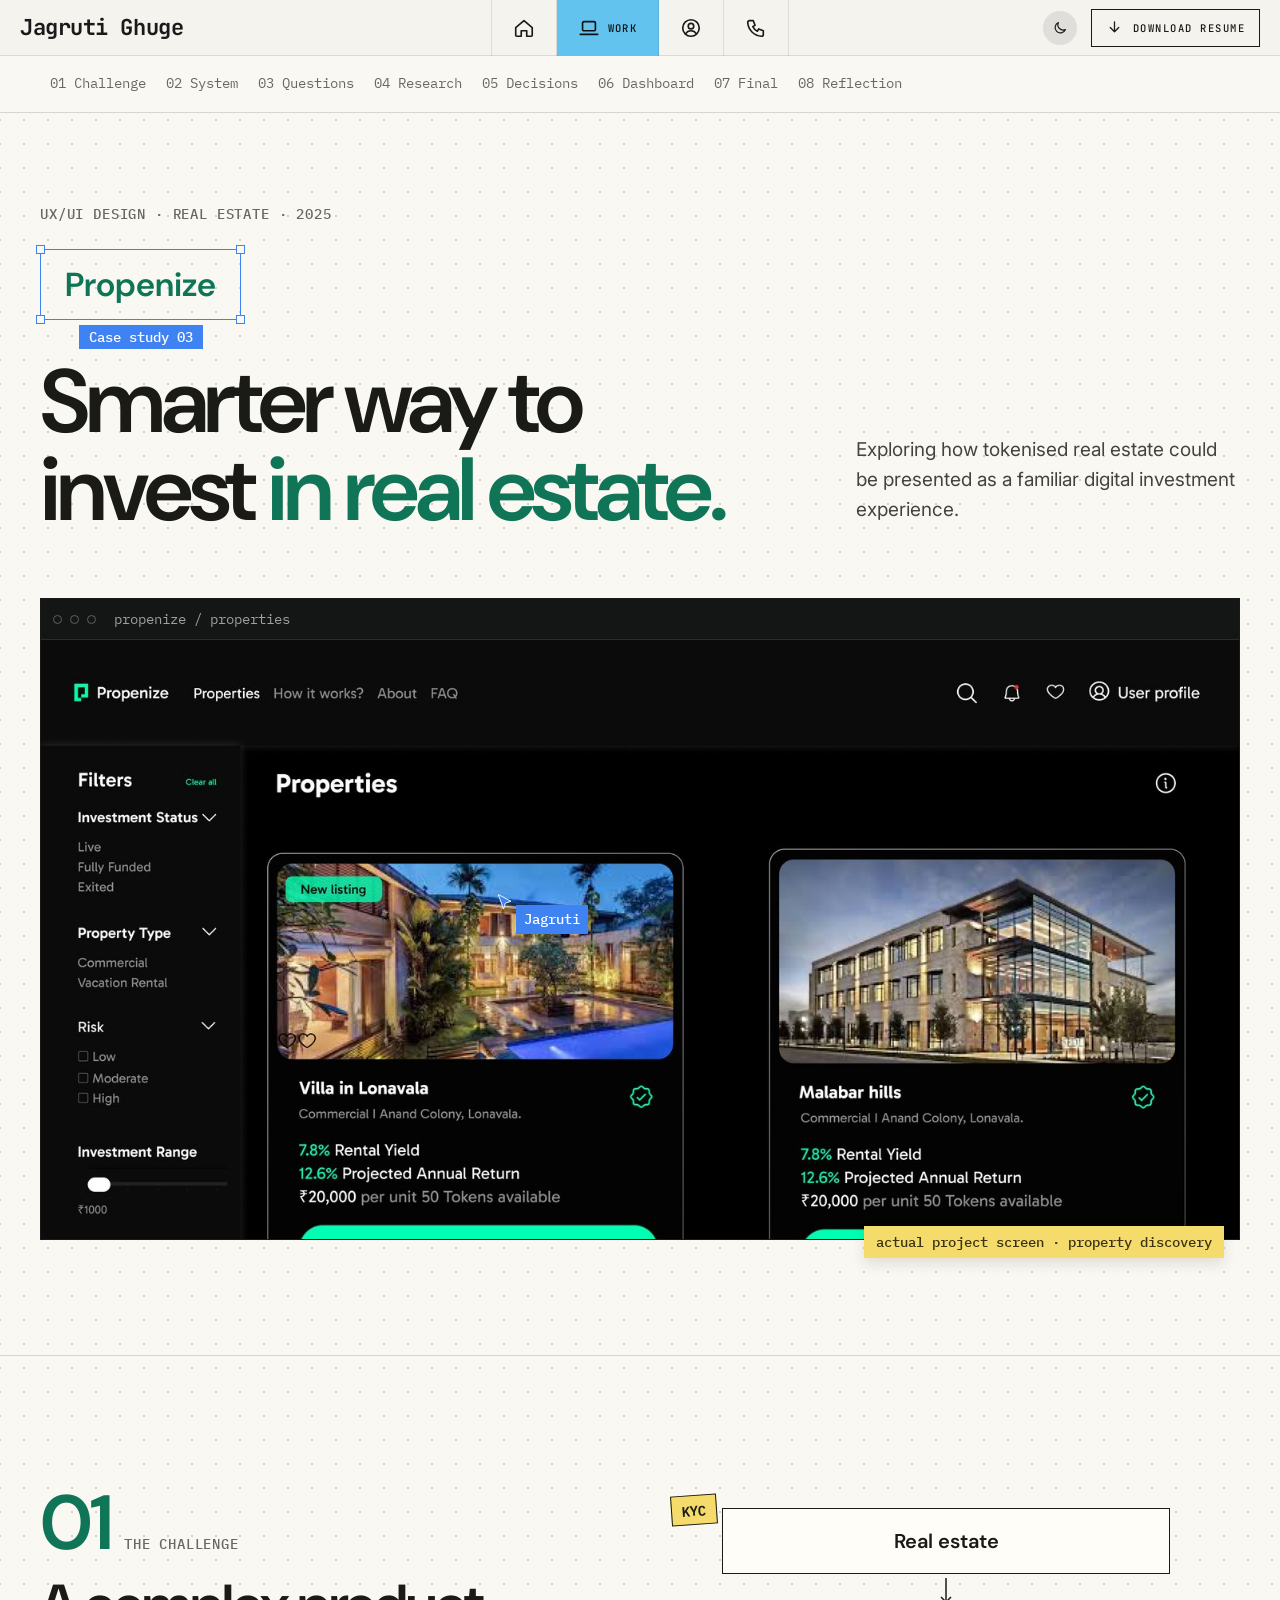
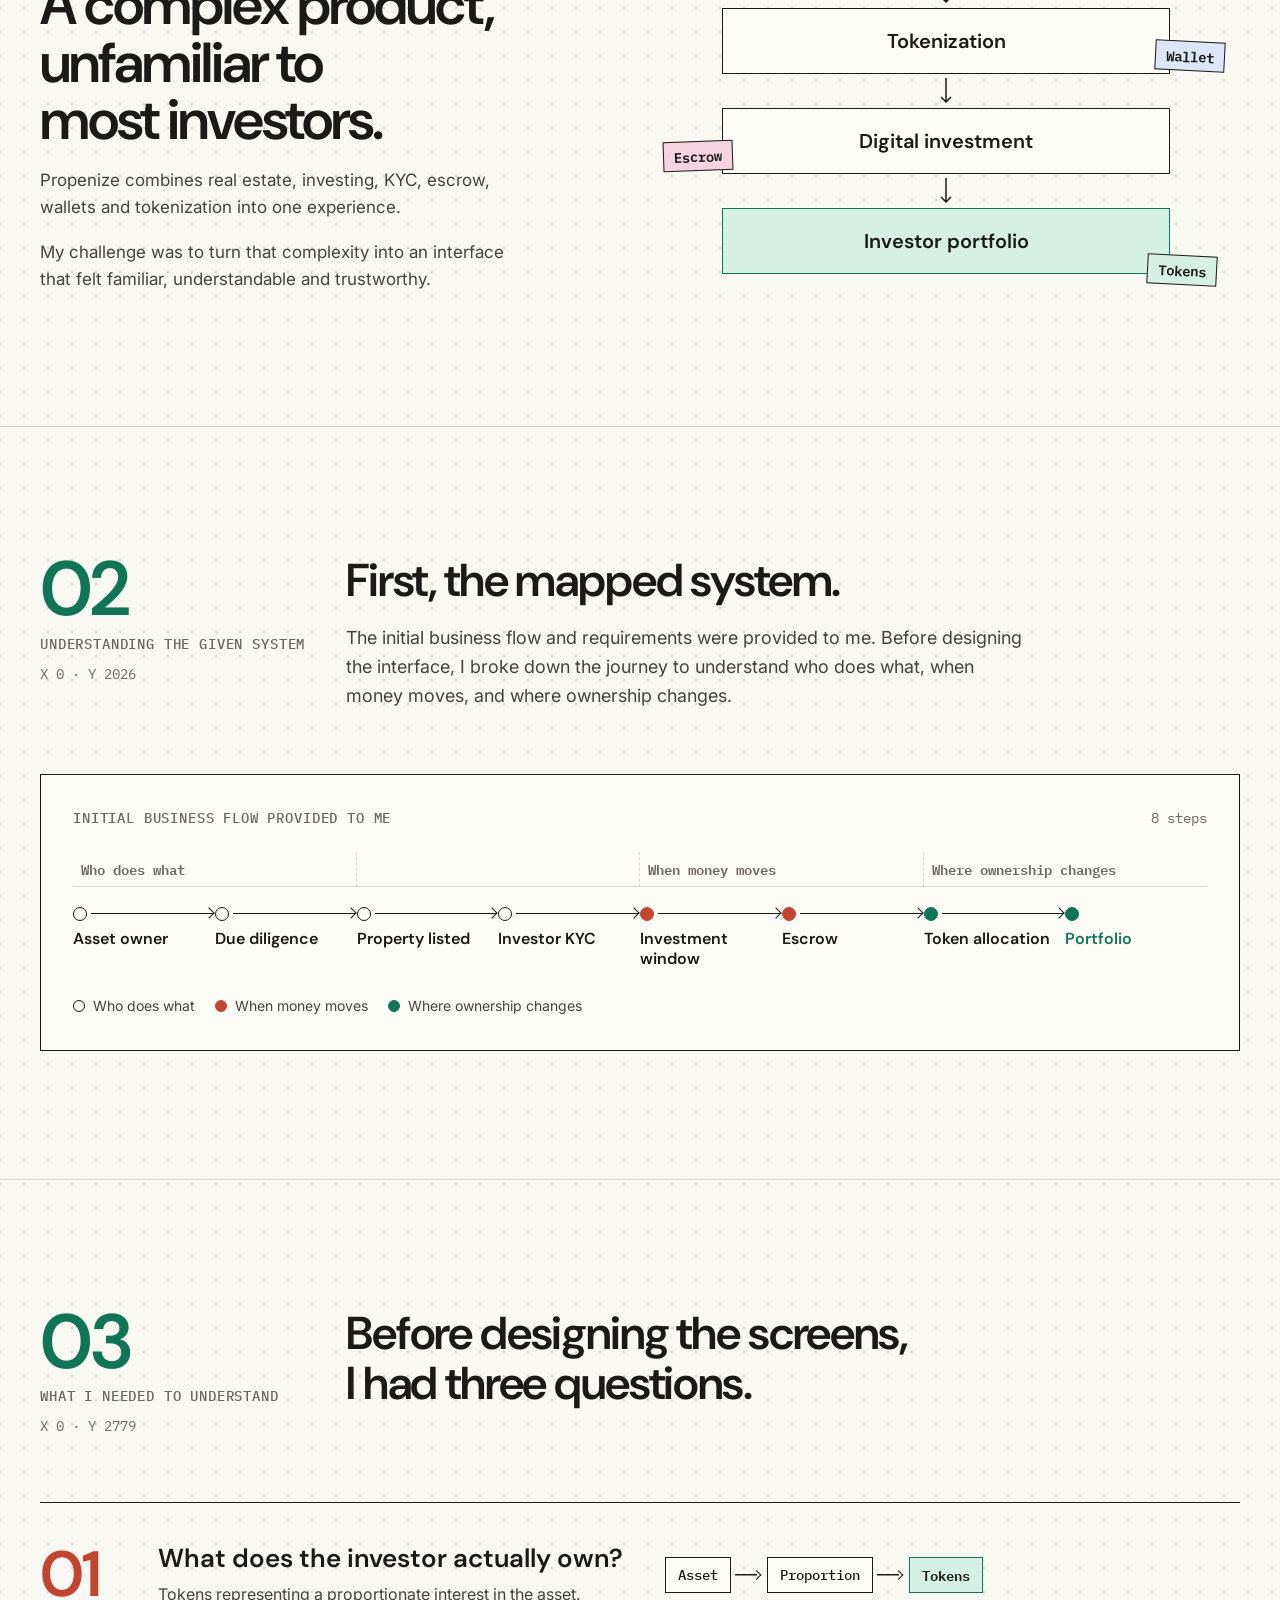
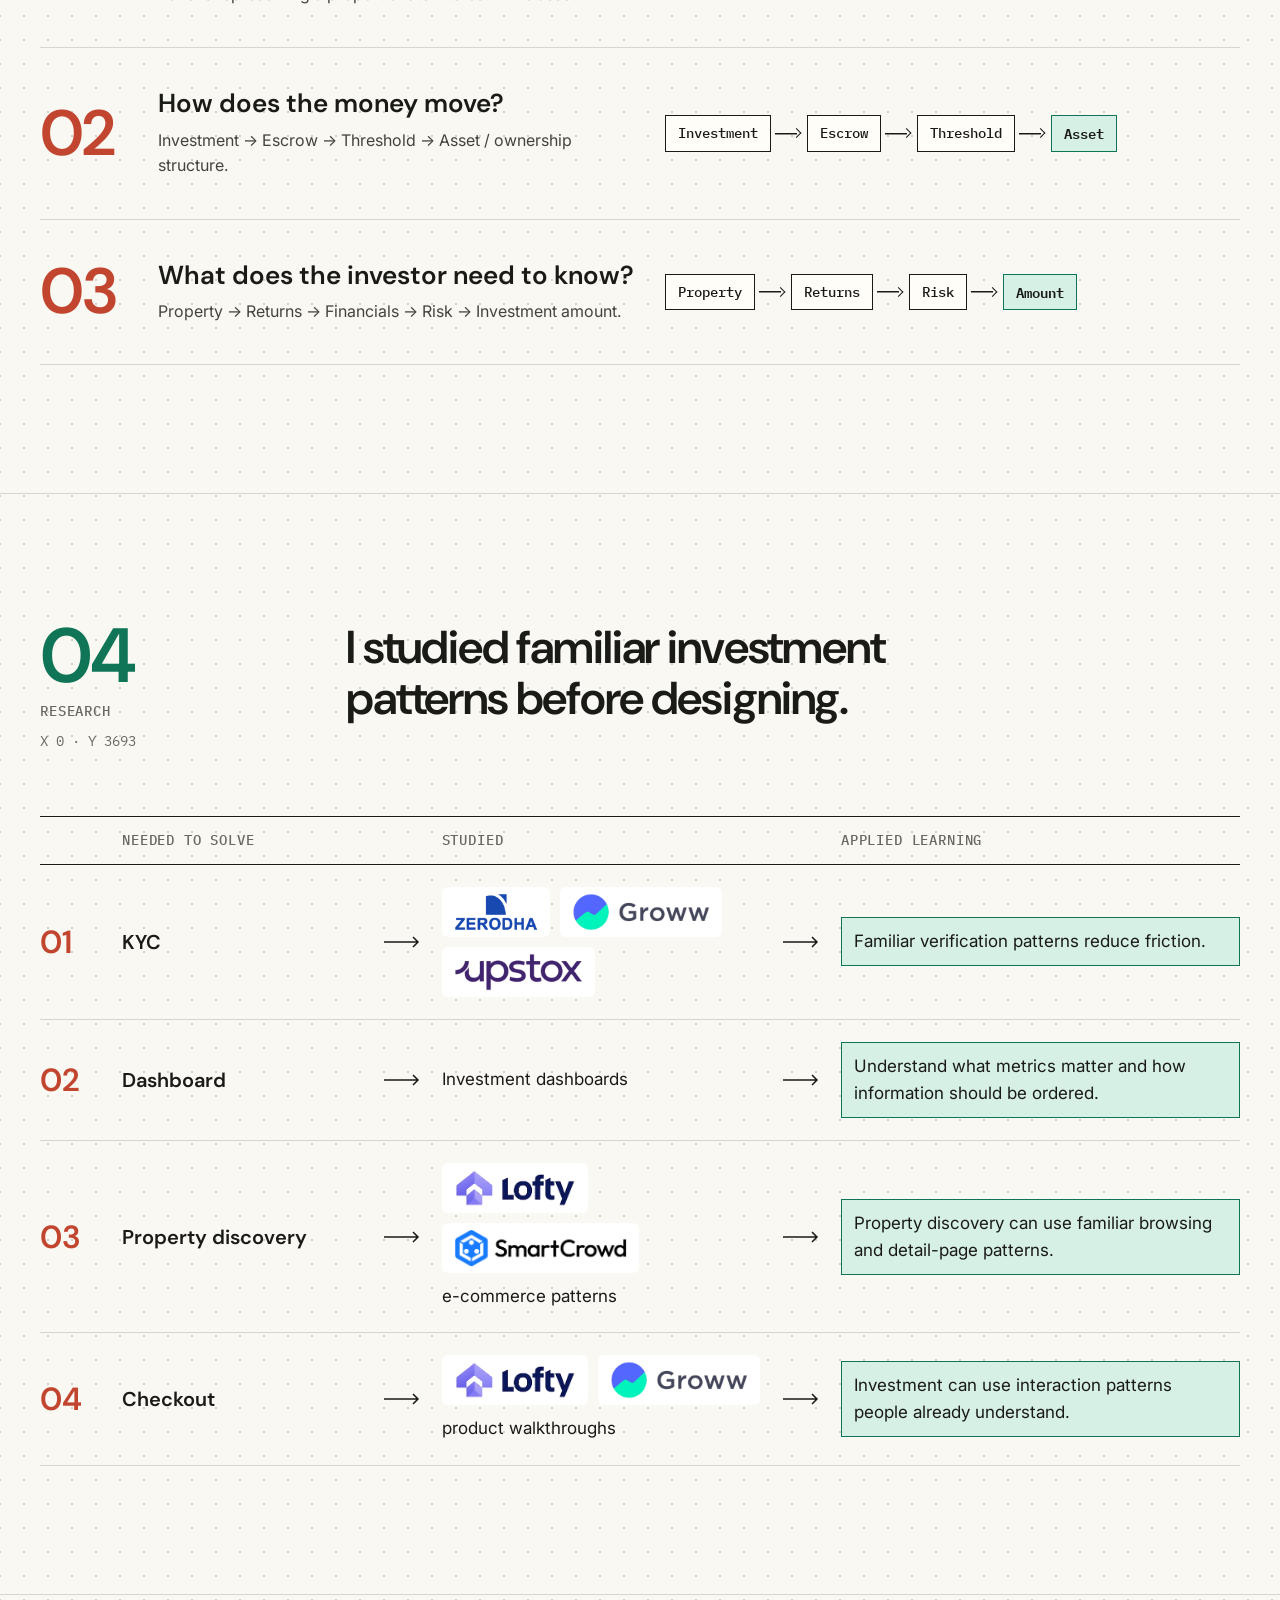
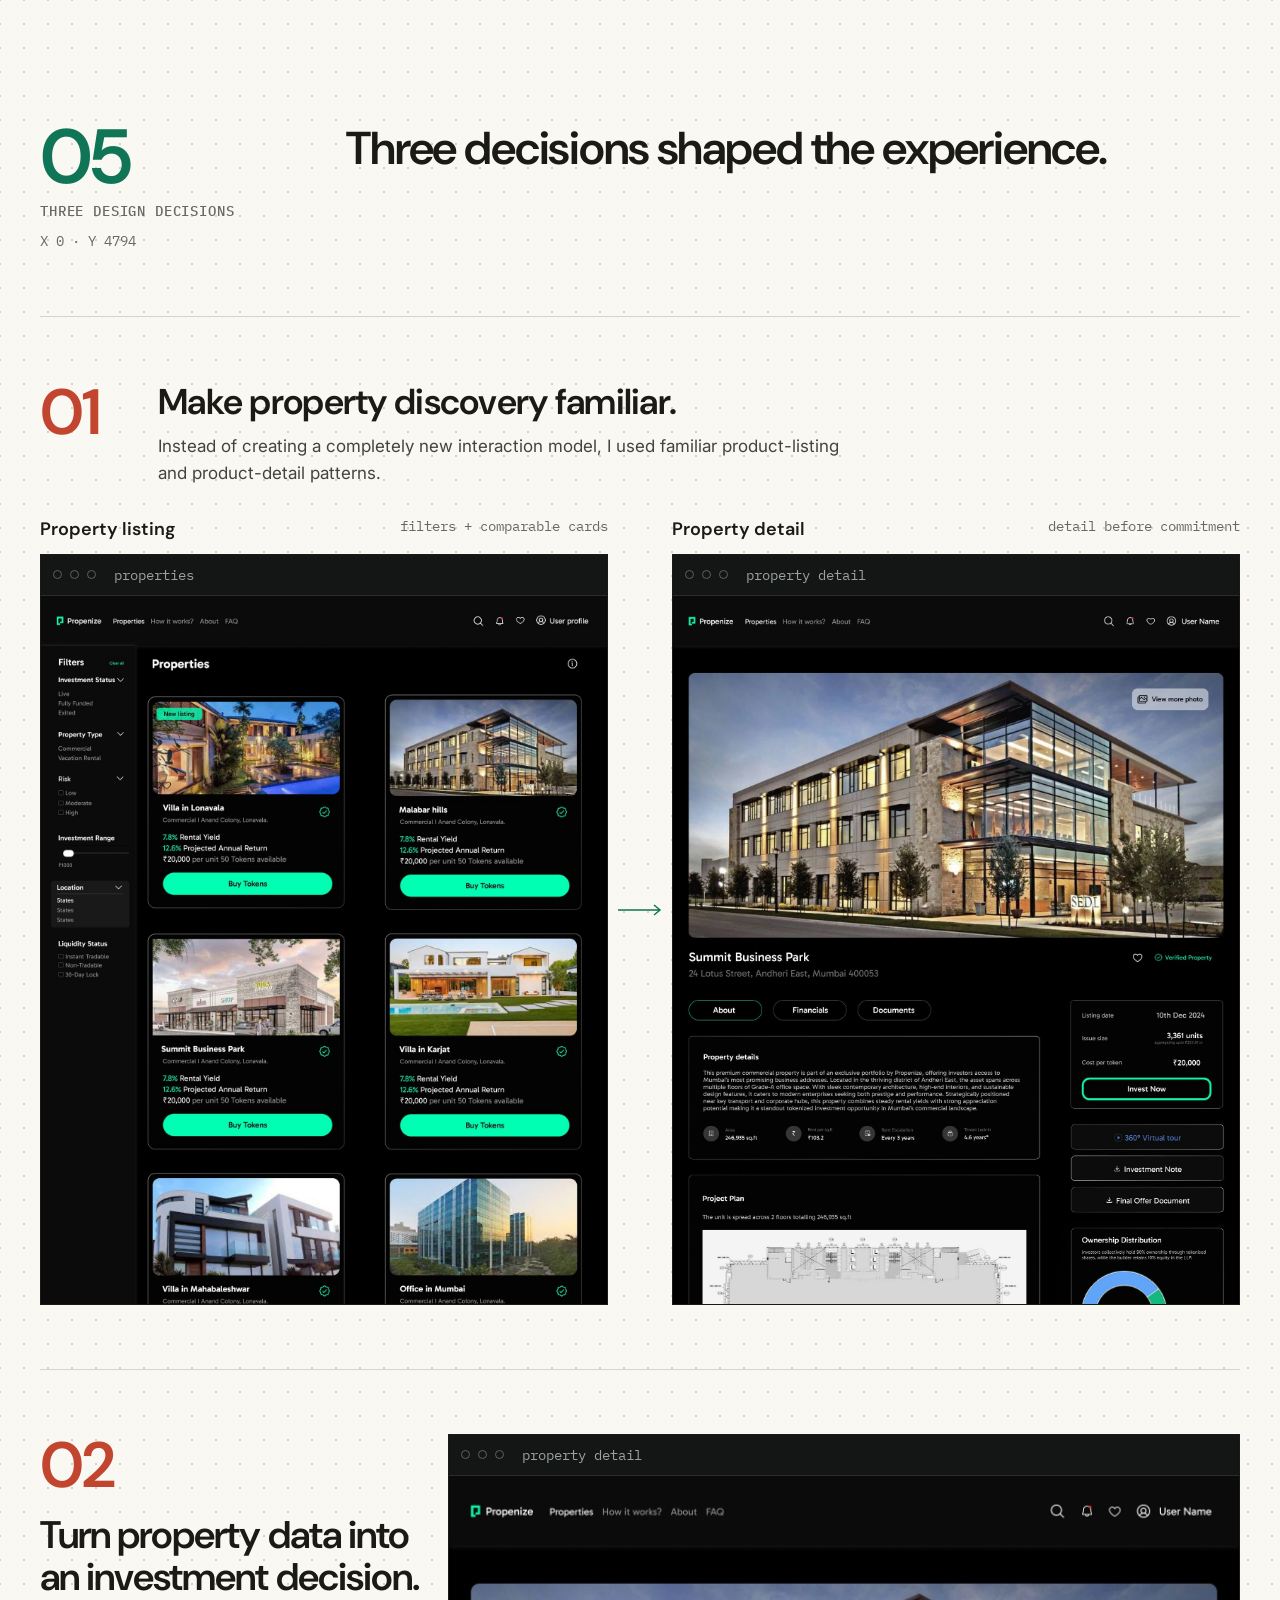
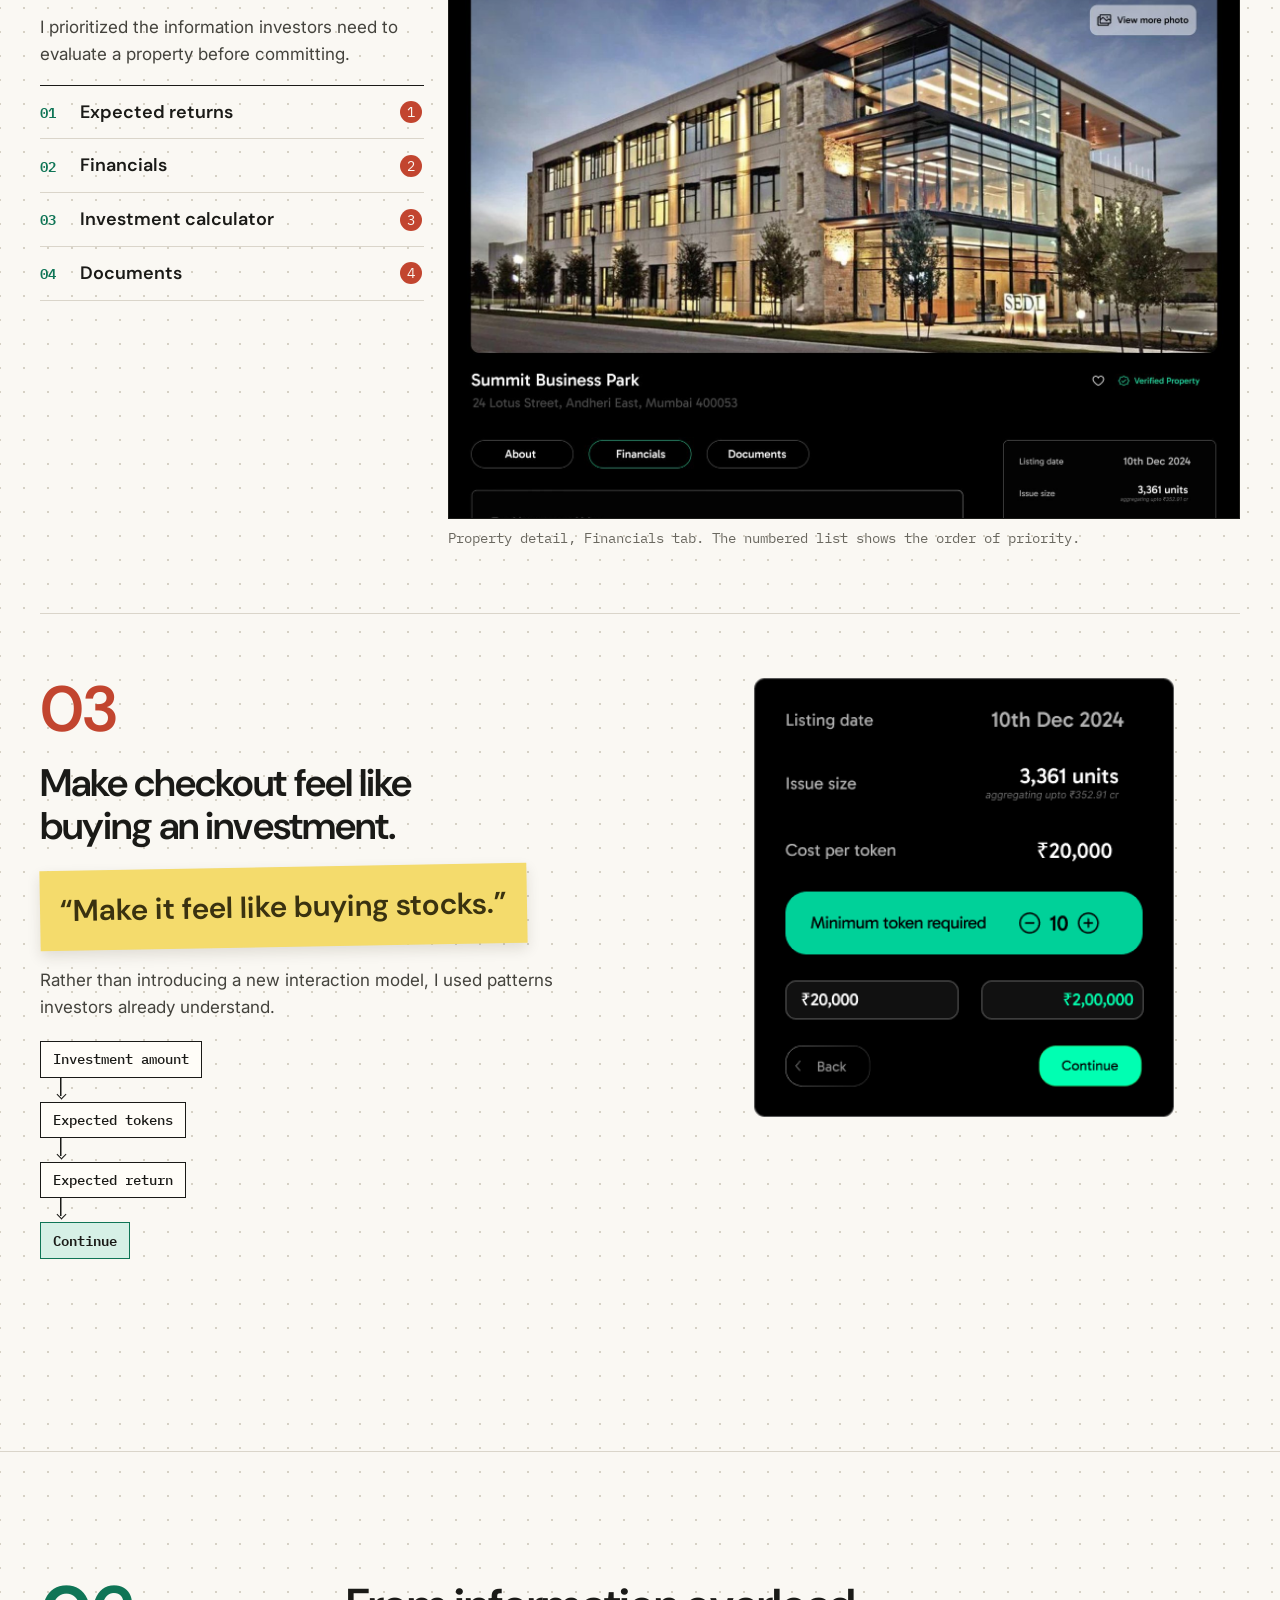
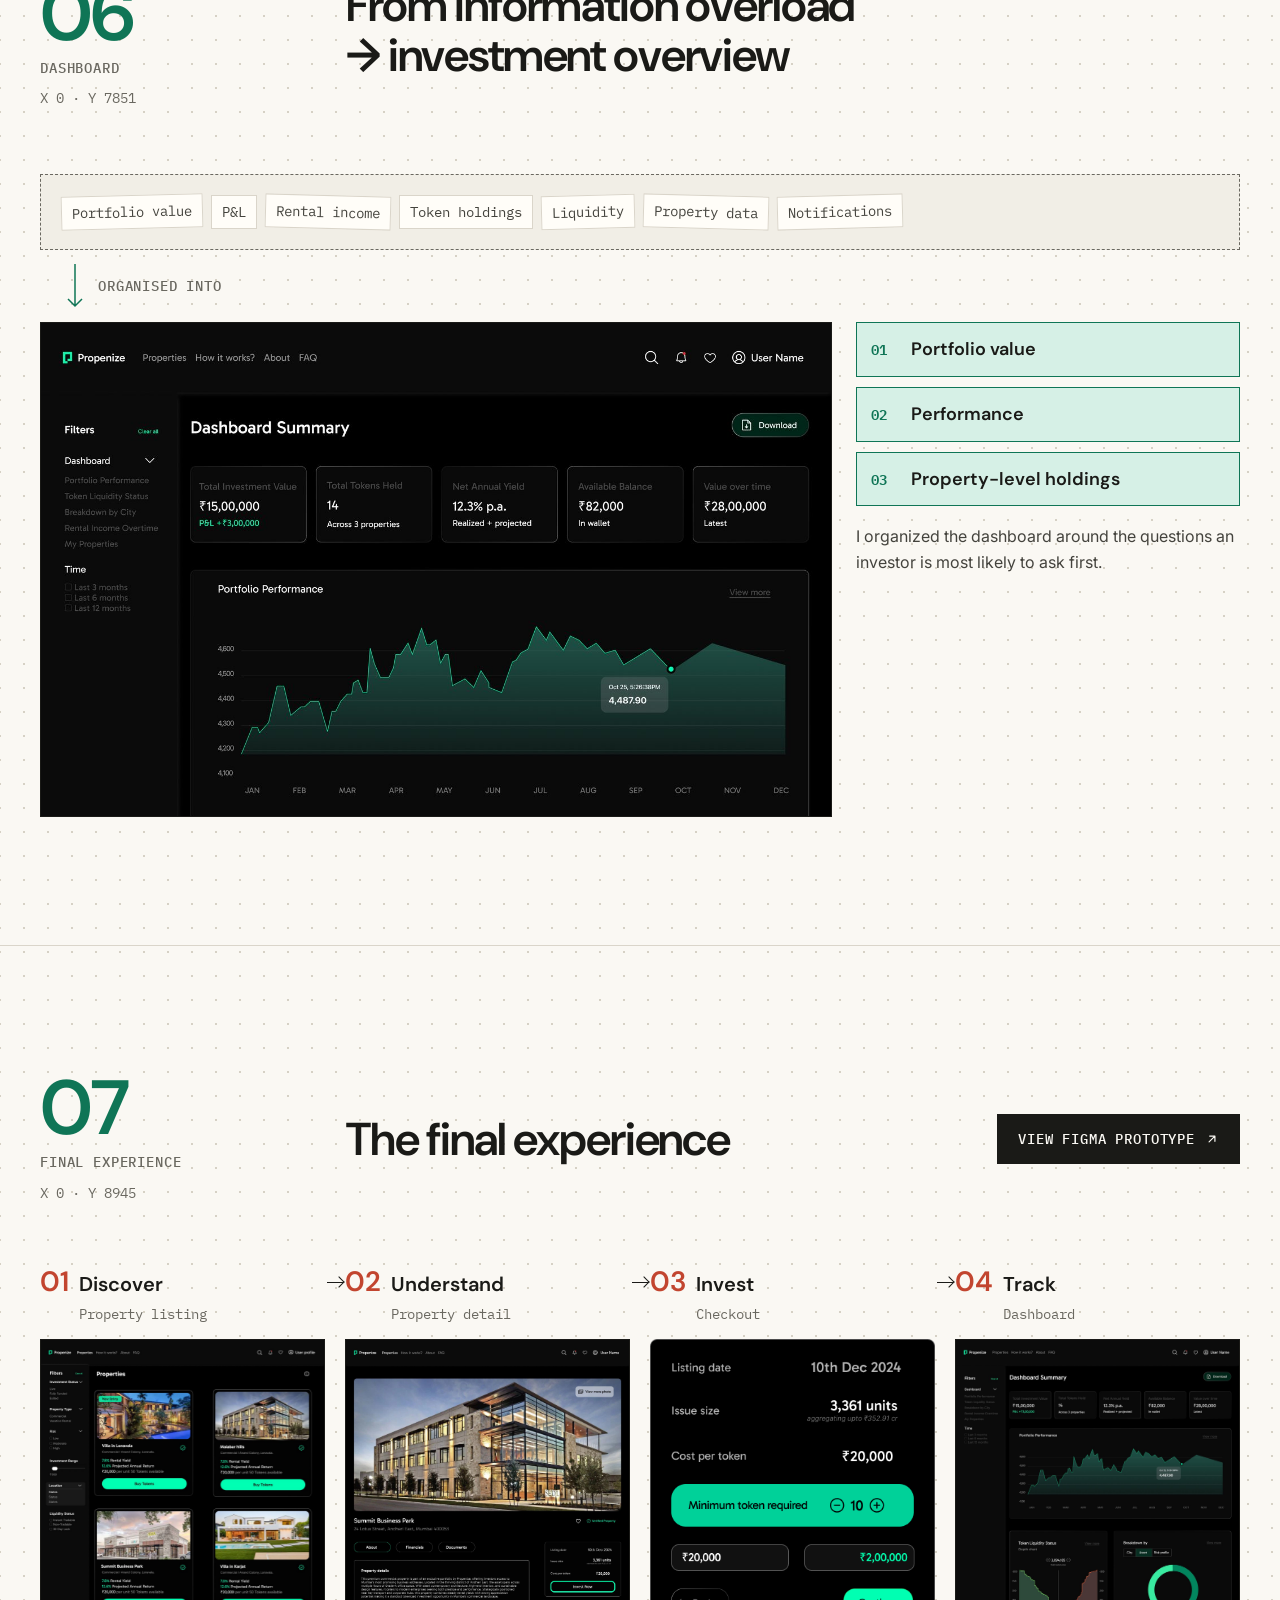
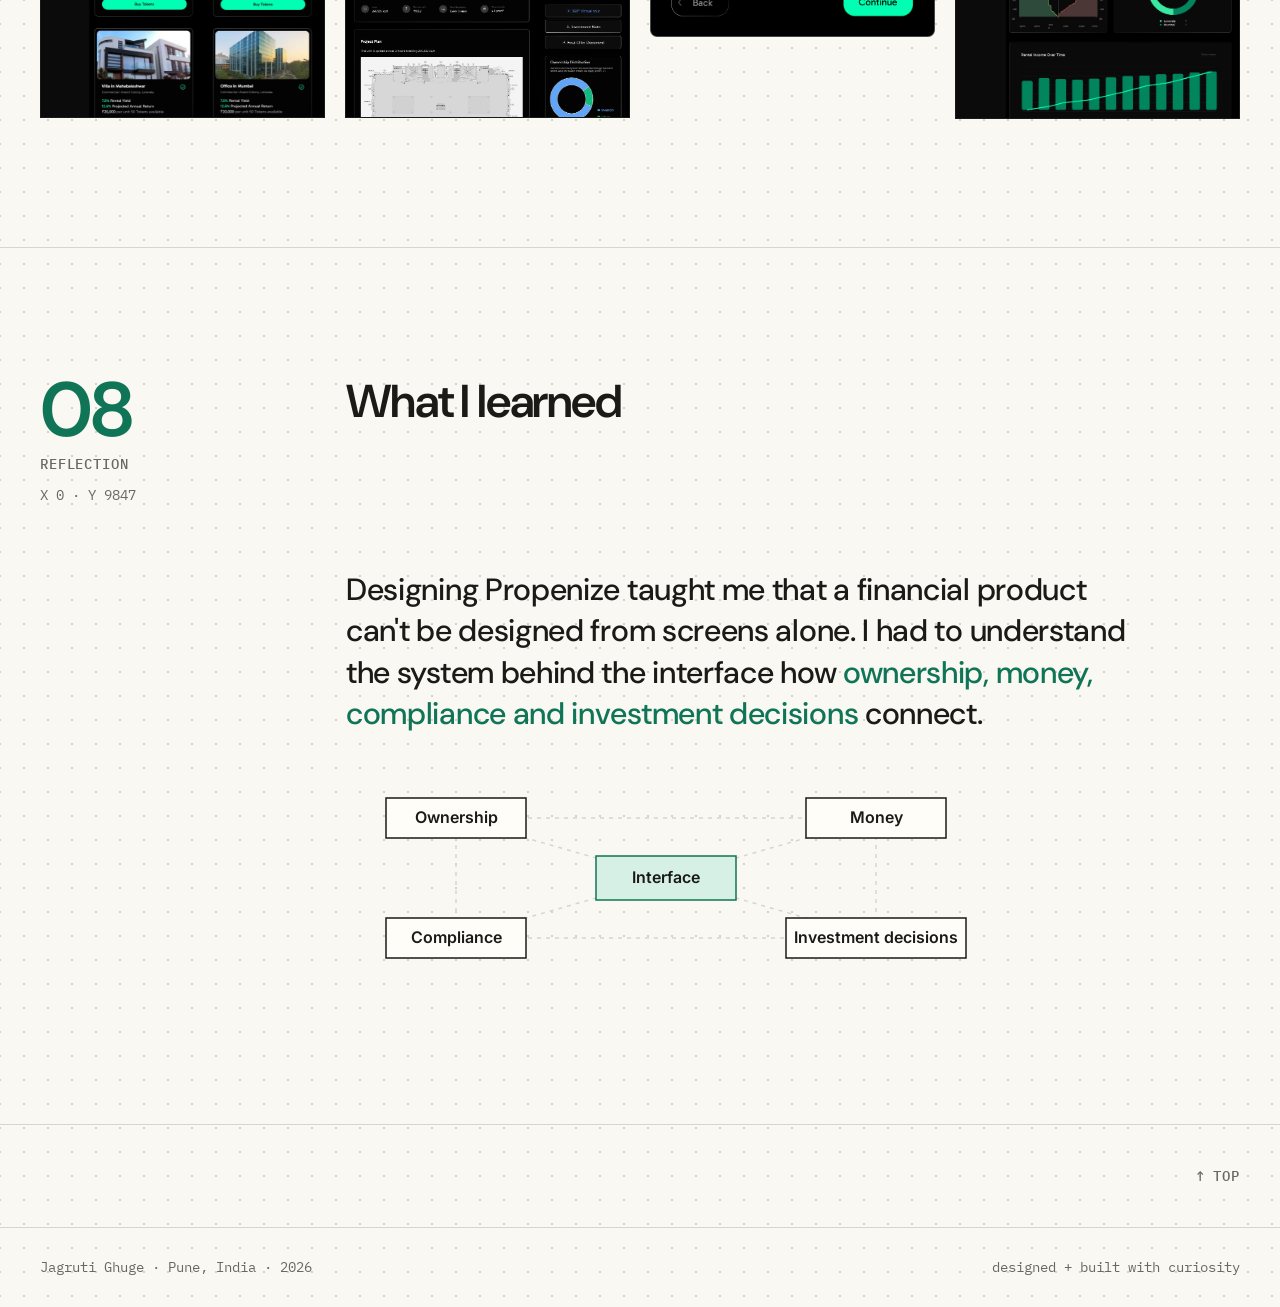
<file: propenize.html>
<!doctype html><html><head><meta charset=utf8><meta name=viewport content="width=device-width,initial-scale=1,viewport-fit=cover"><style>:root{color-scheme:light;box-sizing:border-box;padding-top:env(safe-area-inset-top,0px);padding-bottom:env(safe-area-inset-bottom,0px)}html{scroll-padding-top:env(safe-area-inset-top,0px)}body{margin:0;padding:0;font:14px -apple-system,BlinkMacSystemFont,sans-serif;background:#fff;color:#000}img{max-width:100%}[hidden]:not([hidden=until-found i]){display:none!important}.logos{display:flex; flex-wrap:wrap; align-items:center; gap:10px}
.logos .lg{height:38px; width:auto; max-width:100%; background:#fff; padding:6px 12px; border-radius:6px; display:block; box-sizing:content-box}
.logos .lgt{font-size:inherit; color:inherit}
</style></head><body>
<title>Propenize</title>
<link rel="preconnect" href="https://fonts.googleapis.com">
<link rel="preconnect" href="https://fonts.gstatic.com" crossorigin>
<link rel="stylesheet" href="https://fonts.googleapis.com/css2?family=DM+Sans:ital,opsz,wght@0,9..40,400..700;1,9..40,400&family=Inter:wght@400;500;600&family=IBM+Plex+Mono:wght@400;500;600&display=swap">
<style>
/* Layout: a fintech system board on a Figma canvas. Dotted ground, rulers, 12-col grid (meta 3 / body 9), thin-bordered frames, deep green accent drawn from the product's mint CTA, real dark product screens as the evidence. */
:root{
  --paper:#FAF8F3; --paper-2:#F1EEE6; --note:#FFFDF8;
  --ink:#1A1A17; --ink-2:#44433D; --muted:#6A6860;
  --rule:#DAD5CA; --dot:#D6D1C5;
  --acc:#0F7556; --acc-soft:#D6F0E6; --mint:#2EE6A6;
  --coral:#C2452F; --coral-soft:#F8DDD6;
  --pink-soft:#F6D3E0; --blue-soft:#DCE6F8;
  --yellow:#F4DB6C; --yellow-ink:#3A3210;
  --screen:#0A0B0B;
  --select:#3F82F2; --on-select:#FFFFFF;
  --f-display:'DM Sans', 'Helvetica Neue', Arial, sans-serif;
  --f-body:'Inter', 'Helvetica Neue', Arial, sans-serif;
  --f-mono:'IBM Plex Mono', ui-monospace, 'Courier New', monospace;
  --maxw:1280px; --gut:clamp(16px, 4vw, 40px);
}
@media (prefers-color-scheme: dark){
  :root:not([data-theme="light"]){
    --paper:#151513; --paper-2:#1F1E1B; --note:#22211E;
    --ink:#F0EDE5; --ink-2:#CFCAC0; --muted:#A39E93;
    --rule:#36342F; --dot:#2E2C28;
    --acc:#5FD8AE; --acc-soft:#14352A; --mint:#2EE6A6;
    --coral:#F2937F; --coral-soft:#3C211B;
    --pink-soft:#3D2230; --blue-soft:#1C2740;
    --yellow:#E9CF5C; --yellow-ink:#2A240A;
    --screen:#050606;
    --select:#6FA6FF; --on-select:#0E1420;
    color-scheme:dark;
  }
}
:root[data-theme="dark"]{
  --paper:#151513; --paper-2:#1F1E1B; --note:#22211E;
  --ink:#F0EDE5; --ink-2:#CFCAC0; --muted:#A39E93;
  --rule:#36342F; --dot:#2E2C28;
  --acc:#5FD8AE; --acc-soft:#14352A; --mint:#2EE6A6;
  --coral:#F2937F; --coral-soft:#3C211B;
  --pink-soft:#3D2230; --blue-soft:#1C2740;
  --yellow:#E9CF5C; --yellow-ink:#2A240A;
  --screen:#050606;
  --select:#6FA6FF; --on-select:#0E1420;
  color-scheme:dark;
}
*{box-sizing:border-box}
main{overflow-x:clip}
html{scroll-behavior:smooth}
@media (prefers-reduced-motion: reduce){html{scroll-behavior:auto}}
body{margin:0; background:var(--paper); color:var(--ink-2); font-family:var(--f-body); font-size:17px; line-height:1.6;
  background-image:radial-gradient(var(--dot) 1.2px, transparent 1.3px); background-size:24px 24px; background-position:12px 12px; -webkit-font-smoothing:antialiased}
h1,h2,h3,h4{font-family:var(--f-display); color:var(--ink); margin:0; text-wrap:balance}
p{margin:0}
ul,ol{margin:0}
a{color:inherit}
a:focus-visible{outline:2px solid var(--select); outline-offset:3px}
img{display:block; max-width:100%}
.wrap{max-width:var(--maxw); margin:0 auto; padding-inline:var(--gut)}
.mono{font-family:var(--f-mono); font-size:14px; font-weight:500; letter-spacing:.06em; text-transform:uppercase; color:var(--muted)}
.lede{font-size:18px; max-width:62ch}
.cap{font-family:var(--f-mono); font-size:14px; color:var(--muted)}

/* chip flows (shared) */
.flow{list-style:none; padding:0; display:flex; flex-wrap:wrap; align-items:center; gap:8px 0}
.flow li{display:flex; align-items:center}
.flow .c{font-family:var(--f-mono); font-size:14px; font-weight:500; color:var(--ink); border:1px solid var(--ink); background:var(--note); padding:6px 12px; white-space:nowrap}
.flow li:last-child .c{border-color:var(--acc); background:var(--acc-soft); font-weight:600}
.flow li:not(:last-child)::after{content:""; width:28px; height:10px; margin:0 4px;
  background:linear-gradient(var(--ink), var(--ink)) 0 50%/22px 1.5px no-repeat;
  -webkit-mask:none; position:relative}
.flow li:not(:last-child){position:relative}
.flow li:not(:last-child)::before{content:""; position:absolute; right:7px; top:50%; width:6px; height:6px; border-top:1.5px solid var(--ink); border-right:1.5px solid var(--ink); transform:translateY(-50%) rotate(45deg)}
@media (max-width:640px){
  .flow.v{flex-direction:column; align-items:flex-start; gap:0}
  .flow.v li{flex-direction:column; align-items:flex-start}
  .flow.v li:not(:last-child)::after{width:10px; height:24px; margin:0 0 0 16px; background:linear-gradient(var(--ink), var(--ink)) 50% 0/1.5px 18px no-repeat}
  .flow.v li:not(:last-child)::before{right:auto; left:18px; top:auto; bottom:4px; transform:rotate(135deg)}
}

.flow.col{flex-direction:column; align-items:flex-start; gap:0}
.flow.col li{flex-direction:column; align-items:flex-start}
.flow.col li:not(:last-child)::after{width:10px; height:24px; margin:0 0 0 16px; background:linear-gradient(var(--ink), var(--ink)) 50% 0/1.5px 18px no-repeat}
.flow.col li:not(:last-child)::before{right:auto; left:18px; top:auto; bottom:4px; transform:rotate(135deg)}
/* top bar + ruler */
.topbar{position:sticky; top:env(safe-area-inset-top, 0px); z-index:20; background:var(--paper); border-bottom:1px solid var(--rule)}
.topbar .wrap{display:flex; align-items:center; justify-content:space-between; gap:16px; min-height:56px}
.brand{font-family:var(--f-display); font-weight:700; font-size:17px; color:var(--ink); text-decoration:none}
.crumb{font-family:var(--f-mono); font-size:14px; color:var(--muted)}
.back{font-family:var(--f-mono); font-size:14px; color:var(--ink); text-decoration:none; border:1px solid var(--ink); padding:6px 12px; white-space:nowrap}
.ruler{position:relative; height:26px; overflow:hidden; border-top:1px solid var(--rule);
  background:repeating-linear-gradient(to right, var(--muted) 0 1px, transparent 1px 100px) 0 0/100% 10px no-repeat, repeating-linear-gradient(to right, var(--rule) 0 1px, transparent 1px 10px) 0 0/100% 5px no-repeat}
.ruler span{position:absolute; top:9px; font-family:var(--f-mono); font-size:14px; line-height:1; color:var(--muted); transform:translateX(4px)}
@media (max-width:700px){.crumb{display:none}}

/* sections */
section{padding-block:clamp(72px, 10vw, 136px); border-top:1px solid var(--rule); position:relative}
.sec-head{display:grid; grid-template-columns:repeat(12, minmax(0,1fr)); column-gap:24px; row-gap:16px; margin-bottom:clamp(40px, 5vw, 64px)}
.sec-meta{grid-column:span 3; display:flex; flex-direction:column; gap:8px}
.sec-num{font-family:var(--f-display); font-size:clamp(56px, 6vw, 88px); line-height:.9; font-weight:600; letter-spacing:-.04em; color:var(--acc)}
.coord{font-family:var(--f-mono); font-size:14px; color:var(--muted)}
.sec-body{grid-column:span 9; display:flex; flex-direction:column; gap:18px; min-width:0}
.sec-body h2{font-size:clamp(30px, 3.6vw, 48px); line-height:1.1; font-weight:600; letter-spacing:-.025em; max-width:24ch}
@media (max-width:820px){.sec-meta,.sec-body{grid-column:1 / -1}.sec-meta{flex-direction:row; align-items:baseline; gap:14px; flex-wrap:wrap}}

/* annotations */
.sticky{background:var(--yellow); color:var(--yellow-ink); font-size:16px; line-height:1.45; font-weight:500; padding:14px 16px; box-shadow:0 6px 14px rgba(40,30,0,.12)}
.cursor{display:inline-flex; align-items:flex-start; gap:2px}
.cursor svg{width:18px; height:18px; flex:none}
.cursor b{font-family:var(--f-mono); font-size:14px; font-weight:500; background:var(--select); color:var(--on-select); padding:3px 8px; margin-top:12px}
.selbox{position:relative; display:inline-block; border:1.5px solid var(--select); padding:4px 14px}
.dims{position:absolute; left:50%; bottom:-30px; transform:translateX(-50%); font-family:var(--f-mono); font-size:14px; font-weight:500; line-height:1; background:var(--select); color:var(--on-select); padding:5px 10px; white-space:nowrap; letter-spacing:0}
.selbox i{position:absolute; width:9px; height:9px; background:var(--paper); border:1.5px solid var(--select)}
.selbox i:nth-of-type(1){left:-5px; top:-5px}.selbox i:nth-of-type(2){right:-5px; top:-5px}.selbox i:nth-of-type(3){left:-5px; bottom:-5px}.selbox i:nth-of-type(4){right:-5px; bottom:-5px}

/* screens + slots */
.browser{border:1px solid var(--ink); background:var(--screen); position:relative}
.browser .bar{display:flex; align-items:center; gap:8px; padding:9px 12px; border-bottom:1px solid #2a2d2c; background:#141615}
.browser .bar i{width:9px; height:9px; border-radius:50%; border:1px solid #5b605d; display:inline-block}
.browser .bar span{margin-left:10px; font-family:var(--f-mono); font-size:14px; color:#9aa29e}
.browser .shot{overflow:hidden; aspect-ratio:var(--ar, 16 / 10)}
.browser .shot img{width:100%; height:100%; object-fit:cover; object-position:top}
.slot{position:relative; width:100%; aspect-ratio:var(--ar, 16 / 10); border:1px solid var(--ink); background:var(--note); display:grid; place-items:center; overflow:hidden; margin:0}
.slot .x{position:absolute; inset:0; width:100%; height:100%; fill:none; stroke:var(--rule); stroke-width:1}
.slot figcaption{position:relative; background:var(--note); border:1px dashed var(--muted); padding:10px 14px; text-align:center; display:flex; flex-direction:column; gap:2px; max-width:86%}
.slot figcaption b{font-family:var(--f-mono); font-size:14px; color:var(--ink); font-weight:600; letter-spacing:.06em}
.slot figcaption span{font-size:14px}
.sf{overflow-y:auto!important; overflow-x:hidden!important; display:block!important; scrollbar-width:thin}
.sf img{position:static!important; display:block; width:100%!important; height:auto!important; max-width:100%!important; object-fit:initial!important}
.slot.ck{aspect-ratio:auto!important; border:0; background:transparent!important; display:block}
.slot.ck img{max-width:420px!important; position:static!important; width:100%!important; height:auto!important; object-fit:initial!important; display:block}
.slot img{position:absolute; inset:0; width:100%; height:100%; object-fit:cover; object-position:top}

/* HERO */
.hero{border-top:0; padding-block:clamp(48px, 7vw, 96px) clamp(72px, 9vw, 120px)}
.hero-top{display:grid; grid-template-columns:repeat(12, minmax(0,1fr)); column-gap:24px; row-gap:24px; align-items:end; margin-bottom:clamp(40px, 5vw, 64px)}
.hero-top .l{grid-column:1 / span 8; display:flex; flex-direction:column; gap:24px}
.hero-top .r{grid-column:9 / span 4; display:flex; flex-direction:column; gap:12px; padding-bottom:8px}
.tags{display:flex; flex-wrap:wrap; gap:8px}
.tags span{font-family:var(--f-mono); font-size:14px; color:var(--ink); border:1px solid var(--ink); padding:3px 10px; background:var(--note)}
.tags span:first-child{background:var(--acc); color:var(--paper); border-color:var(--acc)}
.hero h1{font-size:clamp(44px, 7vw, 104px); line-height:.98; letter-spacing:-.045em; font-weight:600}
.hero h1 span{color:var(--acc)}
.hero .r .lede{font-size:clamp(17px, 1.5vw, 19px)}
.hero-shot{position:relative}
.hero-shot .label{position:absolute; right:16px; bottom:-18px; z-index:2}
.hero-shot .cur{position:absolute; left:38%; top:46%; z-index:2}
@media (max-width:900px){.hero-top .l,.hero-top .r{grid-column:1 / -1}}

/* 02 challenge */
.ch{display:grid; grid-template-columns:repeat(12, minmax(0,1fr)); column-gap:24px; row-gap:40px; align-items:center}
.ch .t{grid-column:1 / span 5; display:flex; flex-direction:column; gap:18px}
.ch .t h2{font-size:clamp(34px, 4.4vw, 60px); line-height:1.02; letter-spacing:-.035em; font-weight:600}
.ch .t p{font-size:17px; max-width:44ch}
.stack{grid-column:7 / span 6; position:relative; padding:24px 70px}
.layer{position:relative; border:1px solid var(--ink); background:var(--note); padding:16px 20px; text-align:center; font-family:var(--f-display); font-size:20px; font-weight:600; color:var(--ink)}
.layer.last{border-color:var(--acc); background:var(--acc-soft)}
.down{display:grid; place-items:center; height:34px; color:var(--ink)}
.down svg{width:14px; height:26px}
.ptag{position:absolute; font-family:var(--f-mono); font-size:14px; font-weight:600; color:var(--ink); padding:3px 10px; border:1px solid var(--ink); z-index:2; white-space:nowrap}
.ptag.k{background:var(--yellow); left:-52px; top:-14px; transform:rotate(-4deg)}
.ptag.w{background:var(--blue-soft); right:-56px; top:50%; transform:rotate(3deg)}
.ptag.e{background:var(--pink-soft); left:-60px; top:50%; transform:rotate(-2deg)}
.ptag.tk{background:var(--acc-soft); right:-48px; bottom:-12px; transform:rotate(3deg)}
@media (max-width:900px){.ch .t,.stack{grid-column:1 / -1}.stack{padding:24px 56px}}
@media (max-width:480px){.stack{padding:24px 12px}.ptag.k{left:-4px}.ptag.e{left:-6px}.ptag.w{right:-6px}.ptag.tk{right:-4px}}

/* 03 system map */
.sys{border:1px solid var(--ink); background:var(--note); padding:clamp(20px, 3vw, 32px); position:relative}
.sys .hd{display:flex; justify-content:space-between; gap:12px; flex-wrap:wrap; margin-bottom:22px}
.lanes{display:grid; grid-template-columns:repeat(8, minmax(0,1fr)); gap:0; position:relative}
.lane-h{grid-column:span 2; font-family:var(--f-mono); font-size:14px; font-weight:600; color:var(--muted); padding:6px 8px; border-bottom:1px solid var(--rule); border-right:1px dashed var(--rule)}
.lane-h:nth-of-type(4){border-right:0}
.stp{position:relative; display:flex; flex-direction:column; align-items:flex-start; gap:8px; padding:20px 8px 4px 0}
.stp .dot{width:14px; height:14px; border-radius:50%; border:1.5px solid var(--ink); background:var(--paper); position:relative; z-index:1}
.stp:not(:last-child)::after{content:""; position:absolute; top:26px; left:18px; right:2px; border-top:1.5px solid var(--ink)}
.stp:not(:last-child)::before{content:""; position:absolute; top:22px; right:2px; width:7px; height:7px; border-top:1.5px solid var(--ink); border-right:1.5px solid var(--ink); transform:rotate(45deg)}
.stp b{font-family:var(--f-display); font-size:16px; color:var(--ink); font-weight:600; line-height:1.25}
.stp.m .dot{background:var(--coral); border-color:var(--coral)}
.stp.o .dot{background:var(--acc); border-color:var(--acc)}
.stp.last b{color:var(--acc)}
.legend{display:flex; gap:20px; flex-wrap:wrap; margin-top:22px; font-size:14px; color:var(--ink-2)}
.legend span{display:inline-flex; align-items:center; gap:8px}
.legend i{width:12px; height:12px; border-radius:50%; border:1.5px solid var(--ink); display:inline-block}
.legend i.m{background:var(--coral); border-color:var(--coral)}
.legend i.o{background:var(--acc); border-color:var(--acc)}
@media (max-width:900px){
  .lanes{grid-template-columns:1fr}
  .lane-h{display:none}
  .stp{flex-direction:row; align-items:center; gap:14px; padding:0 0 26px}
  .stp:not(:last-child)::after{top:16px; left:6px; right:auto; bottom:0; border-top:0; border-left:1.5px solid var(--ink)}
  .stp:not(:last-child)::before{top:auto; bottom:2px; left:2.5px; right:auto; transform:rotate(135deg)}
}

/* 04 questions */
.qs{border-top:1px solid var(--ink)}
.q{display:grid; grid-template-columns:90px minmax(0,5fr) minmax(0,6fr); column-gap:28px; row-gap:16px; padding:clamp(28px, 4vw, 40px) 0; border-bottom:1px solid var(--rule); align-items:center}
.q .n{font-family:var(--f-display); font-size:clamp(44px, 5vw, 64px); line-height:1; font-weight:600; color:var(--coral); letter-spacing:-.03em}
.q h3{font-size:clamp(20px, 2.2vw, 26px); line-height:1.2; font-weight:600; margin-bottom:8px}
.q p{font-size:16px}
@media (max-width:900px){.q{grid-template-columns:60px minmax(0,1fr)}.q .flow{grid-column:1 / -1}.q .n{font-size:38px}}

/* 09 market */
.mk{display:grid; grid-template-columns:repeat(3, minmax(0,1fr)); border-top:1px solid var(--ink); border-bottom:1px solid var(--rule)}
.mk div{padding:28px 24px 28px 0; display:flex; flex-direction:column; gap:10px; min-width:0}
.mk div + div{border-left:1px solid var(--rule); padding-left:24px}
.mk b{font-family:var(--f-display); font-size:clamp(52px, 6.4vw, 96px); line-height:.9; font-weight:600; letter-spacing:-.045em; color:var(--coral)}
.mk b.s{font-size:clamp(30px, 3.2vw, 44px); line-height:1.05; letter-spacing:-.02em}
.mk span{font-family:var(--f-mono); font-size:14px; color:var(--ink); text-transform:uppercase; letter-spacing:.05em}
@media (max-width:760px){.mk{grid-template-columns:1fr}.mk div + div{border-left:0; border-top:1px solid var(--rule); padding-left:0}}
.mk-note{margin-top:16px; font-size:15px; color:var(--muted); max-width:80ch}
.funnel{margin-top:clamp(36px, 4vw, 48px); display:grid; grid-template-columns:minmax(0,5fr) minmax(0,7fr); gap:28px; align-items:center; border:1px dashed var(--muted); padding:24px}
.funnel svg{width:100%; max-width:340px; height:auto}
.funnel h3{font-size:24px; font-weight:600; margin-bottom:8px}
.funnel p{font-size:15px; color:var(--ink-2)}
@media (max-width:760px){.funnel{grid-template-columns:1fr}}

/* 05 research */
.rtable{border-top:1px solid var(--ink)}
.rrow{display:grid; grid-template-columns:70px minmax(0,3fr) 56px minmax(0,4fr) 56px minmax(0,5fr); column-gap:12px; align-items:center; padding:22px 0; border-bottom:1px solid var(--rule)}
.rrow .n{font-family:var(--f-display); font-size:32px; font-weight:600; color:var(--coral); line-height:1}
.rcell{display:flex; flex-direction:column; gap:4px; min-width:0}
.rcell .v{font-size:17px; color:var(--ink)}
.rcell.need .v{font-family:var(--f-display); font-size:20px; font-weight:600}
.rcell.app .v{padding:10px 12px; border:1px solid var(--acc); background:var(--acc-soft)}
.rrow .arr{display:grid; place-items:center; color:var(--ink)}
.rrow .arr svg{width:40px; height:12px}
.rhead{display:grid; grid-template-columns:70px minmax(0,3fr) 56px minmax(0,4fr) 56px minmax(0,5fr); column-gap:12px; padding:12px 0; border-bottom:1px solid var(--ink)}
@media (max-width:900px){.rhead{display:none}.rrow{grid-template-columns:48px minmax(0,1fr); row-gap:10px}.rrow .rcell{grid-column:2}.rrow .arr{display:none}.rrow .n{grid-row:1 / span 3; align-self:start}}

/* 06 decisions */
.dec{padding:clamp(40px, 5vw, 64px) 0; border-top:1px solid var(--rule)}
.dec:first-of-type{border-top:1px solid var(--ink)}
.dhead{display:grid; grid-template-columns:90px minmax(0,1fr); column-gap:28px; margin-bottom:28px}
.dhead .n{font-family:var(--f-display); font-size:clamp(44px, 5vw, 64px); line-height:1; font-weight:600; color:var(--coral); letter-spacing:-.03em}
.dhead h3{font-size:clamp(24px, 2.8vw, 36px); line-height:1.15; font-weight:600; letter-spacing:-.02em; margin-bottom:10px}
.dhead p{font-size:17px; max-width:62ch}
@media (max-width:700px){.dhead{grid-template-columns:1fr; row-gap:8px}}
.pair{display:grid; grid-template-columns:minmax(0,1fr) 64px minmax(0,1fr); align-items:center}
.pair .col{display:flex; flex-direction:column; gap:10px; min-width:0}
.pair .col .top{display:flex; justify-content:space-between; gap:10px; flex-wrap:wrap}
.pair .col .top b{font-family:var(--f-display); font-size:18px; color:var(--ink); font-weight:600}
.pair .mid{display:grid; place-items:center; color:var(--acc)}
.pair .mid svg{width:48px; height:14px}
@media (max-width:760px){.pair{grid-template-columns:1fr; row-gap:8px}.pair .mid svg{transform:rotate(90deg); width:28px; height:28px}}
.detailframe{display:grid; place-items:center; background:var(--screen); aspect-ratio:var(--ar, 16 / 10); overflow:hidden}
.detailframe img{height:100%; width:auto; max-width:none}
.d2{display:grid; grid-template-columns:repeat(12, minmax(0,1fr)); column-gap:24px; row-gap:28px; align-items:start}
.d2 .l{grid-column:1 / span 4; display:flex; flex-direction:column; gap:16px}
.d2 .l h3{font-size:clamp(26px, 3vw, 40px); line-height:1.1; font-weight:600; letter-spacing:-.025em}
.d2 .r{grid-column:5 / span 8; position:relative}
.prio{list-style:none; padding:0; border-top:1px solid var(--ink)}
.prio li{display:grid; grid-template-columns:40px minmax(0,1fr) 24px; align-items:center; padding:12px 0; border-bottom:1px solid var(--rule)}
.prio li b{font-family:var(--f-mono); font-size:14px; color:var(--acc); font-weight:600}
.prio li span{font-family:var(--f-display); font-size:18px; color:var(--ink); font-weight:600}
.prio li i{width:22px; height:22px; border-radius:50%; background:var(--coral); color:var(--paper); font-style:normal; font-family:var(--f-mono); font-size:14px; display:grid; place-items:center}
.d2 .pinned{position:absolute; width:26px; height:26px; border-radius:50%; background:var(--coral); color:var(--paper); font-family:var(--f-mono); font-size:14px; display:grid; place-items:center; z-index:2; box-shadow:0 0 0 3px rgba(255,255,255,.6)}
@media (max-width:900px){.d2 .l,.d2 .r{grid-column:1 / -1}}
.d3{display:grid; grid-template-columns:repeat(12, minmax(0,1fr)); column-gap:24px; row-gap:28px; align-items:start}
.d3 .l{grid-column:1 / span 6; display:flex; flex-direction:column; gap:20px}
.d3 .l h3{font-size:clamp(26px, 3vw, 40px); line-height:1.1; font-weight:600; letter-spacing:-.025em}
.d3 .quote{font-family:var(--f-display); font-size:clamp(22px, 2.4vw, 30px); font-weight:600; color:var(--yellow-ink); background:var(--yellow); padding:16px 20px; transform:rotate(-1deg); align-self:flex-start; box-shadow:0 6px 14px rgba(40,30,0,.12)}
.d3 .r{grid-column:8 / span 5}
@media (max-width:900px){.d3 .l,.d3 .r{grid-column:1 / -1}}

/* 07 dashboard */
.overload{display:flex; flex-wrap:wrap; gap:8px; padding:20px; border:1px dashed var(--muted); background:var(--paper-2)}
.overload span{font-family:var(--f-mono); font-size:14px; color:var(--ink-2); border:1px solid var(--rule); background:var(--note); padding:5px 10px}
.overload span:nth-child(odd){transform:rotate(-1.5deg)}
.overload span:nth-child(3n){transform:rotate(1.5deg)}
.funnelarrow{display:flex; align-items:center; gap:12px; padding:14px 0 14px 24px}
.funnelarrow svg{width:22px; height:44px; color:var(--acc)}
.dash{display:grid; grid-template-columns:repeat(12, minmax(0,1fr)); column-gap:24px; row-gap:24px; align-items:start}
.dash .slotw{grid-column:1 / span 8}
.dash .side{grid-column:9 / span 4; display:flex; flex-direction:column; gap:12px}
.dash .side ol{list-style:none; padding:0; display:flex; flex-direction:column; gap:10px}
.dash .side li{display:grid; grid-template-columns:40px minmax(0,1fr); align-items:center; border:1px solid var(--acc); background:var(--acc-soft); padding:12px 14px}
.dash .side li b{font-family:var(--f-mono); font-size:14px; color:var(--acc); font-weight:600}
.dash .side li span{font-family:var(--f-display); font-size:18px; color:var(--ink); font-weight:600}
.dash .side p{font-size:16px; margin-top:6px}
@media (max-width:900px){.dash .slotw,.dash .side{grid-column:1 / -1}}

/* 08 final */
.journey{list-style:none; padding:0; display:grid; grid-template-columns:repeat(4, minmax(0,1fr)); gap:20px}
.jcol{display:flex; flex-direction:column; gap:12px; min-width:0; position:relative}
.jcol .hd{display:flex; align-items:baseline; gap:10px}
.jcol .hd b{font-family:var(--f-display); font-size:28px; font-weight:600; color:var(--coral); line-height:1}
.jcol .hd h3{font-size:20px; font-weight:600}
.jcol .hd span{font-family:var(--f-mono); font-size:14px; color:var(--muted)}
.jcol:not(:last-child)::after{content:""; position:absolute; top:14px; right:-18px; width:16px; border-top:1.5px solid var(--ink)}
.jcol:not(:last-child)::before{content:""; position:absolute; top:10px; right:-18px; width:7px; height:7px; border-top:1.5px solid var(--ink); border-right:1.5px solid var(--ink); transform:rotate(45deg)}
.jcol .browser .shot{aspect-ratio:3 / 4}
.jcol .slot{aspect-ratio:3 / 4}
.jcol .detailframe{aspect-ratio:3 / 4}
@media (max-width:1000px){.journey{grid-template-columns:repeat(2, minmax(0,1fr))}.jcol:nth-child(2)::after,.jcol:nth-child(2)::before{display:none}}
@media (max-width:560px){.journey{grid-template-columns:1fr}.jcol::after,.jcol::before{display:none}}

/* 10 reflection */
.refl{display:grid; grid-template-columns:repeat(12, minmax(0,1fr)); column-gap:24px; row-gap:32px}
.refl .p{grid-column:4 / span 8; font-family:var(--f-display); font-size:clamp(22px, 2.4vw, 32px); line-height:1.35; color:var(--ink); font-weight:500; letter-spacing:-.01em}
.refl .p em{font-style:normal; color:var(--acc)}
.refl .web{grid-column:4 / span 8}
.refl .diff{grid-column:4 / span 8; border-top:1px solid var(--ink); padding-top:20px; display:flex; flex-direction:column; gap:12px}
.refl .diff p{font-family:var(--f-display); font-size:clamp(22px, 2.6vw, 34px); line-height:1.2; font-weight:600; color:var(--ink); max-width:28ch; padding-left:18px; border-left:3px solid var(--coral)}
.web svg{width:100%; height:auto; max-width:640px; color:var(--ink)}
@media (max-width:820px){.refl .p,.refl .web,.refl .diff{grid-column:1 / -1}}
.endnav{padding-block:40px; border-top:1px solid var(--rule)}
.endnav .wrap{display:flex; justify-content:flex-end; gap:16px; flex-wrap:wrap; align-items:center}
.endnav a.b{font-family:var(--f-mono); font-size:14px; color:var(--paper); background:var(--ink); text-decoration:none; padding:10px 16px}
footer{border-top:1px solid var(--rule); padding-block:28px}
footer .wrap{display:flex; justify-content:space-between; gap:16px; flex-wrap:wrap; font-family:var(--f-mono); font-size:14px; color:var(--muted)}

/* mini animations: gentle, one-time, and off for reduced-motion users */
@media (prefers-reduced-motion: no-preference){
  .rv{opacity:0; transform:translateY(14px); transition:opacity .6s ease, transform .6s cubic-bezier(.2,.7,.2,1); transition-delay:var(--d,0s)}
  .rv.in{opacity:1; transform:none}
  .q,.rrow,.jcol,.layer,.prio li,.dash .side li{transition:transform .3s ease, box-shadow .3s ease, background .3s ease, border-color .3s ease}
  .q:hover .n,.rrow:hover .n,.jcol:hover .hd b{transform:translateX(3px); transition:transform .3s ease}
  .rrow .arr svg,.pair .mid svg,.down svg{transition:transform .3s ease}
  .rrow:hover .arr svg,.pair:hover .mid svg{transform:translateX(4px)}
  .layer:hover,.dash .side li:hover{transform:translateX(4px)}
  .jcol:hover{transform:translateY(-3px)}
  .logos .lg{transition:transform .3s ease, box-shadow .3s ease}
  .logos .lg:hover{transform:translateY(-2px); box-shadow:0 6px 14px rgba(0,0,0,.2)}
  .stp .dot{transition:transform .3s ease}
  .stp:hover .dot{transform:scale(1.25)}
  .down svg{animation:prbob 2.6s ease-in-out infinite}
  .funnelarrow svg{animation:prbob 2.6s ease-in-out infinite}
  .ptag{animation:prsway 7s ease-in-out infinite}
  .ptag.w{animation-delay:-2s}.ptag.e{animation-delay:-4s}.ptag.tk{animation-delay:-5s}
  .hero-shot .label{animation:prsway 8s ease-in-out infinite}
  .hero-shot .cur{animation:prdrift 6s ease-in-out infinite}
  .selbox i{animation:prpulse 3.2s ease-in-out infinite}
  @keyframes prbob{0%,100%{translate:0 0}50%{translate:0 3px}}
  @keyframes prsway{0%,100%{translate:0 0}50%{translate:0 -3px}}
  @keyframes prdrift{0%,100%{translate:0 0}50%{translate:-6px 6px}}
  @keyframes prpulse{0%,100%{transform:scale(1)}50%{transform:scale(1.25)}}
}
</style>

<link rel="stylesheet" href="assets/gx.css">
<link rel="stylesheet" href="https://fonts.googleapis.com/css2?family=JetBrains+Mono:wght@400;500;700&display=swap">
<style>
/* site navigation (same as the landing page) */
html{scroll-padding-top:72px}
.sitenav{--n-bg:#f4f3ee;--n-ink:#1a1a1a;--n-line:rgba(0,0,0,.10);--n-blue:#62c4ee;position:sticky;top:0;z-index:40;height:56px;background:var(--n-bg);color:var(--n-ink);display:flex;align-items:stretch;justify-content:space-between;border-bottom:1px solid var(--n-line);font-family:'JetBrains Mono',monospace}
@media (prefers-color-scheme:dark){:root:not([data-theme="light"]) .sitenav{--n-bg:#1b1b1a;--n-ink:#f3f1ea;--n-line:rgba(255,255,255,.13)}}
:root[data-theme="dark"] .sitenav{--n-bg:#1b1b1a;--n-ink:#f3f1ea;--n-line:rgba(255,255,255,.13)}
.sitenav .sn-brand{font:700 22px/56px 'JetBrains Mono',monospace;letter-spacing:-.02em;padding-left:20px;white-space:nowrap;color:var(--n-ink);text-decoration:none}
.sitenav .sn-tabs{position:absolute;left:50%;transform:translateX(-50%);display:flex;border-left:1px solid var(--n-line)}
.sitenav .sn-tab{display:flex;align-items:center;justify-content:center;height:56px;padding:0 21px;border-right:1px solid var(--n-line);color:var(--n-ink);text-decoration:none;transition:background .25s}
.sitenav .sn-tab svg{width:22px;height:22px;flex:none;stroke:currentColor;fill:none;stroke-width:1.8;stroke-linecap:round;stroke-linejoin:round}
.sitenav .sn-tab span{max-width:0;opacity:0;overflow:hidden;white-space:nowrap;font:500 10.5px 'JetBrains Mono',monospace;letter-spacing:.12em;margin-left:0;transition:max-width .35s cubic-bezier(.3,.8,.3,1),opacity .25s,margin .35s}
.sitenav .sn-tab:hover,.sitenav .sn-tab:focus-visible{background:rgba(98,196,238,.22)}
.sitenav .sn-tab:hover span,.sitenav .sn-tab:focus-visible span,.sitenav .sn-tab.on span{max-width:90px;opacity:1;margin-left:8px}
.sitenav .sn-tab.on{background:var(--n-blue);color:#111}
.sitenav .sn-r{display:flex;align-items:center;gap:14px;padding-right:20px}
.sitenav .sn-theme{width:34px;height:34px;border-radius:50%;border:0;background:rgba(128,128,128,.18);color:var(--n-ink);display:grid;place-items:center;cursor:pointer;transition:transform .3s}
.sitenav .sn-theme:hover{transform:rotate(25deg) scale(1.08)}
.sitenav .sn-theme svg{width:16px;height:16px;stroke:currentColor;fill:none;stroke-width:1.8;stroke-linecap:round;stroke-linejoin:round}
.sitenav .sn-theme .sun{display:none}
:root[data-theme="dark"] .sitenav .sn-theme .sun{display:block}
:root[data-theme="dark"] .sitenav .sn-theme .moon{display:none}
@media (prefers-color-scheme:dark){:root:not([data-theme="light"]) .sitenav .sn-theme .sun{display:block}:root:not([data-theme="light"]) .sitenav .sn-theme .moon{display:none}}
.sitenav .sn-dl{display:flex;align-items:center;gap:10px;border:1.5px solid var(--n-ink);padding:0 14px;height:38px;font:500 10.5px 'JetBrains Mono',monospace;letter-spacing:.14em;text-transform:uppercase;color:var(--n-ink);text-decoration:none;transition:background .25s,color .25s}
.sitenav .sn-dl svg{width:17px;height:17px;stroke:currentColor;fill:none;stroke-width:1.8;stroke-linecap:round;stroke-linejoin:round}
.sitenav .sn-dl:hover{background:var(--n-ink);color:var(--n-bg)}
@media (max-width:1000px){.sitenav .sn-tabs{position:static;transform:none;margin:0 auto}}
@media (max-width:760px){.sitenav .sn-brand{display:none}.sitenav .sn-tabs{margin:0;border-left:0}.sitenav .sn-tab{padding:0 15px}.sitenav .sn-tab span{display:none!important}.sitenav .sn-dl span{display:none}.sitenav .sn-dl{padding:0 10px}.sitenav .sn-r{padding-right:10px;gap:8px;margin-left:auto}}
.topbar{top:56px!important}
.topbar .wrap{justify-content:flex-start}
.nav{display:flex; gap:0; flex-wrap:wrap}
.nav a{font-family:var(--f-mono); font-size:14px; text-decoration:none; color:var(--muted); padding:6px 10px; border-bottom:2px solid transparent; border-radius:6px 6px 0 0; transition:color .2s,background .2s,border-color .2s}
.nav a:hover{color:var(--ink); background:var(--paper-2)}
.nav a.on{color:var(--ink); border-bottom-color:var(--acc)}
@media (max-width:1180px){.nav{display:none}.topbar{display:none}}
html{scroll-padding-top:128px}
</style>
<script>try{var t=localStorage.getItem('jg-theme');if(t)document.documentElement.dataset.theme=t}catch(e){}</script>
<header class="sitenav">
  <a href="index.html" class="sn-brand">Jagruti Ghuge</a>
  <nav class="sn-tabs" aria-label="Site">
    <a class="sn-tab" href="index.html" aria-label="Home"><svg viewBox="0 0 24 24"><path d="M3 11.5 12 4l9 7.5V20a1 1 0 0 1-1 1h-5v-6H9v6H4a1 1 0 0 1-1-1z"/></svg><span>HOME</span></a>
    <a class="sn-tab on" href="index.html#work" aria-label="Work" aria-current="page"><svg viewBox="0 0 24 24"><rect x="5" y="5" width="14" height="10" rx="1.5"/><path d="M2.5 19h19"/></svg><span>WORK</span></a>
    <a class="sn-tab" href="index.html#about" aria-label="About me"><svg viewBox="0 0 24 24"><circle cx="12" cy="12" r="9"/><circle cx="12" cy="10" r="3"/><path d="M6.2 18.2c1.3-2.2 3.2-3.2 5.8-3.2s4.5 1 5.8 3.2"/></svg><span>ABOUT ME</span></a>
    <a class="sn-tab" href="index.html#contact" aria-label="Contact"><svg viewBox="0 0 24 24"><path d="M5 4h4l2 5-2.5 1.5a11 11 0 0 0 5 5L15 13l5 2v4a2 2 0 0 1-2 2A16 16 0 0 1 3 6a2 2 0 0 1 2-2z"/></svg><span>CONTACT</span></a>
  </nav>
  <div class="sn-r">
    <button class="sn-theme" id="snTheme" aria-label="Toggle dark mode">
      <svg class="moon" viewBox="0 0 24 24"><path d="M20 14.5A8 8 0 0 1 9.5 4a8 8 0 1 0 10.5 10.5z"/></svg>
      <svg class="sun" viewBox="0 0 24 24"><circle cx="12" cy="12" r="4"/><path d="M12 2v2M12 20v2M4.9 4.9l1.4 1.4M17.7 17.7l1.4 1.4M2 12h2M20 12h2M4.9 19.1l1.4-1.4M17.7 6.3l1.4-1.4"/></svg>
    </button>
    <a class="sn-dl" href="assets/Jagruti_Ghuge_Resume_2026.pdf" download><svg viewBox="0 0 24 24"><path d="M12 4v14M6 12l6 6 6-6"/></svg><span>Download resume</span></a>
  </div>
</header>
<script>document.getElementById('snTheme').addEventListener('click',function(){var d=document.documentElement,cur=d.dataset.theme||(matchMedia('(prefers-color-scheme: dark)').matches?'dark':'light'),n=cur==='dark'?'light':'dark';d.dataset.theme=n;try{localStorage.setItem('jg-theme',n)}catch(e){}});</script>


<header class="topbar">
  <div class="wrap">
    <nav class="nav" aria-label="Case study sections"><a href="#challenge">01 Challenge</a><a href="#system">02 System</a><a href="#questions">03 Questions</a><a href="#research">04 Research</a><a href="#decisions">05 Decisions</a><a href="#dashboard">06 Dashboard</a><a href="#final">07 Final</a><a href="#reflection">08 Reflection</a></nav>
  </div>
</header>
<main id="top">
<!-- HERO -->
<section class="hero">
  <div class="wrap">
    <div class="hero-top">
      <div class="l">
        <span class="mono">UX/UI design · Real estate · 2025</span>
        <span class="selbox" style="color:var(--acc);font-family:var(--f-display);font-weight:600;font-size:clamp(24px,2.6vw,34px);padding:8px 24px;align-self:flex-start;margin-bottom:14px">Propenize<i></i><i></i><i></i><i></i><span class="dims" aria-hidden="true">Case study 03</span></span>
        <h1>Smarter way to invest <span>in real estate.</span></h1>
      </div>
      <div class="r">
        <p class="lede">Exploring how tokenised real estate could be presented as a familiar digital investment experience.</p>
      </div>
    </div>
    <div class="hero-shot">
      <div class="browser">
        <div class="bar" aria-hidden="true"><i></i><i></i><i></i><span>propenize / properties</span></div>
        <div class="shot sf" style="--ar:16 / 8"><img src="assets/pr_plp.jpg" alt="Propenize property listing screen with filters on the left and property cards showing rental yield, projected return and a Buy Tokens button"></div>
      </div>
      <span class="label sticky" style="font-family:var(--f-mono);font-size:14px;padding:6px 12px">actual project screen · property discovery</span>
      <span class="cur cursor" aria-hidden="true"><svg viewBox="0 0 24 24"><path d="M3 2l7 19 2.5-7.5L20 11z" style="fill:var(--select)" stroke="#fff" stroke-width="1.2"/></svg><b>Jagruti</b></span>
    </div>
  </div>
</section>

<!-- 02 CHALLENGE -->
<section id="challenge">
  <div class="wrap">
    <div class="ch">
      <div class="t">
        <div style="display:flex;align-items:baseline;gap:14px"><span class="sec-num">01</span><span class="mono">The challenge</span></div>
        <h2>A complex product, unfamiliar to most investors.</h2>
        <p>Propenize combines real estate, investing, KYC, escrow, wallets and tokenization into one experience.</p>
        <p>My challenge was to turn that complexity into an interface that felt familiar, understandable and trustworthy.</p>
      </div>
      <div class="stack" aria-label="Layers of the product: real estate, tokenization, digital investment and investor portfolio, with KYC, wallet, escrow and tokens attached">
        <div class="layer">Real estate<span class="ptag k">KYC</span></div>
        <div class="down" aria-hidden="true"><svg viewBox="0 0 14 26" fill="none" stroke="currentColor" stroke-width="1.5"><path d="M7 0v24M2 19l5 5 5-5"/></svg></div>
        <div class="layer">Tokenization<span class="ptag w">Wallet</span></div>
        <div class="down" aria-hidden="true"><svg viewBox="0 0 14 26" fill="none" stroke="currentColor" stroke-width="1.5"><path d="M7 0v24M2 19l5 5 5-5"/></svg></div>
        <div class="layer">Digital investment<span class="ptag e">Escrow</span></div>
        <div class="down" aria-hidden="true"><svg viewBox="0 0 14 26" fill="none" stroke="currentColor" stroke-width="1.5"><path d="M7 0v24M2 19l5 5 5-5"/></svg></div>
        <div class="layer last">Investor portfolio<span class="ptag tk">Tokens</span></div>
      </div>
    </div>
  </div>
</section>

<!-- 03 SYSTEM -->
<section id="system">
  <div class="wrap">
    <div class="sec-head">
      <div class="sec-meta"><span class="sec-num">02</span><span class="mono">Understanding the given system</span><span class="coord" data-coord aria-hidden="true"></span></div>
      <div class="sec-body">
        <h2>First, the mapped system.</h2>
        <p class="lede">The initial business flow and requirements were provided to me. Before designing the interface, I broke down the journey to understand who does what, when money moves, and where ownership changes.</p>
      </div>
    </div>
    <div class="sys">
      <div class="hd"><span class="mono">Initial business flow provided to me</span><span class="cap">8 steps</span></div>
      <div class="lanes" role="list" aria-label="Initial business flow">
        <span class="lane-h" aria-hidden="true">Who does what</span><span class="lane-h" aria-hidden="true">&nbsp;</span><span class="lane-h" aria-hidden="true">When money moves</span><span class="lane-h" aria-hidden="true">Where ownership changes</span>
        <div class="stp" role="listitem"><span class="dot"></span><b>Asset owner</b></div>
        <div class="stp" role="listitem"><span class="dot"></span><b>Due diligence</b></div>
        <div class="stp" role="listitem"><span class="dot"></span><b>Property listed</b></div>
        <div class="stp" role="listitem"><span class="dot"></span><b>Investor KYC</b></div>
        <div class="stp m" role="listitem"><span class="dot"></span><b>Investment window</b></div>
        <div class="stp m" role="listitem"><span class="dot"></span><b>Escrow</b></div>
        <div class="stp o" role="listitem"><span class="dot"></span><b>Token allocation</b></div>
        <div class="stp o last" role="listitem"><span class="dot"></span><b>Portfolio</b></div>
      </div>
      <div class="legend"><span><i></i>Who does what</span><span><i class="m"></i>When money moves</span><span><i class="o"></i>Where ownership changes</span></div>
    </div>
  </div>
</section>

<!-- 04 QUESTIONS -->
<section id="questions">
  <div class="wrap">
    <div class="sec-head">
      <div class="sec-meta"><span class="sec-num">03</span><span class="mono">What I needed to understand</span><span class="coord" data-coord aria-hidden="true"></span></div>
      <div class="sec-body"><h2>Before designing the screens, I had three questions.</h2></div>
    </div>
    <div class="qs">
      <div class="q"><span class="n">01</span><div><h3>What does the investor actually own?</h3><p>Tokens representing a proportionate interest in the asset.</p></div>
        <ol class="flow v" aria-label="Asset to proportion to tokens"><li><span class="c">Asset</span></li><li><span class="c">Proportion</span></li><li><span class="c">Tokens</span></li></ol></div>
      <div class="q"><span class="n">02</span><div><h3>How does the money move?</h3><p>Investment → Escrow → Threshold → Asset / ownership structure.</p></div>
        <ol class="flow v" aria-label="Investment to escrow to threshold to asset"><li><span class="c">Investment</span></li><li><span class="c">Escrow</span></li><li><span class="c">Threshold</span></li><li><span class="c">Asset</span></li></ol></div>
      <div class="q"><span class="n">03</span><div><h3>What does the investor need to know?</h3><p>Property → Returns → Financials → Risk → Investment amount.</p></div>
        <ol class="flow v" aria-label="Property to returns to risk to amount"><li><span class="c">Property</span></li><li><span class="c">Returns</span></li><li><span class="c">Risk</span></li><li><span class="c">Amount</span></li></ol></div>
    </div>
  </div>
</section>

<!-- 05 RESEARCH -->
<section id="research">
  <div class="wrap">
    <div class="sec-head">
      <div class="sec-meta"><span class="sec-num">04</span><span class="mono">Research</span><span class="coord" data-coord aria-hidden="true"></span></div>
      <div class="sec-body"><h2>I studied familiar investment patterns before designing.</h2></div>
    </div>
    <div class="rtable">
      <div class="rhead" aria-hidden="true"><span></span><span class="mono">Needed to solve</span><span></span><span class="mono">Studied</span><span></span><span class="mono">Applied learning</span></div>
      <div class="rrow"><span class="n">01</span><div class="rcell need"><span class="v">KYC</span></div><span class="arr" aria-hidden="true"><svg viewBox="0 0 40 12" fill="none" stroke="currentColor" stroke-width="1.5"><path d="M2 6h34M31 1l5 5-5 5"/></svg></span><div class="rcell"><span class="v logos"><img class="lg" src="assets/logo_zerodha.png" alt="Zerodha"><img class="lg" src="assets/logo_groww.png" alt="Groww"><img class="lg" src="assets/logo_upstox.png" alt="Upstox"></span></div><span class="arr" aria-hidden="true"><svg viewBox="0 0 40 12" fill="none" stroke="currentColor" stroke-width="1.5"><path d="M2 6h34M31 1l5 5-5 5"/></svg></span><div class="rcell app"><span class="v">Familiar verification patterns reduce friction.</span></div></div>
      <div class="rrow"><span class="n">02</span><div class="rcell need"><span class="v">Dashboard</span></div><span class="arr" aria-hidden="true"><svg viewBox="0 0 40 12" fill="none" stroke="currentColor" stroke-width="1.5"><path d="M2 6h34M31 1l5 5-5 5"/></svg></span><div class="rcell"><span class="v">Investment dashboards</span></div><span class="arr" aria-hidden="true"><svg viewBox="0 0 40 12" fill="none" stroke="currentColor" stroke-width="1.5"><path d="M2 6h34M31 1l5 5-5 5"/></svg></span><div class="rcell app"><span class="v">Understand what metrics matter and how information should be ordered.</span></div></div>
      <div class="rrow"><span class="n">03</span><div class="rcell need"><span class="v">Property discovery</span></div><span class="arr" aria-hidden="true"><svg viewBox="0 0 40 12" fill="none" stroke="currentColor" stroke-width="1.5"><path d="M2 6h34M31 1l5 5-5 5"/></svg></span><div class="rcell"><span class="v logos"><img class="lg" src="assets/logo_lofty.png" alt="Lofty"><img class="lg" src="assets/logo_smartcrowd.png" alt="SmartCrowd"><span class="lgt">e-commerce patterns</span></span></div><span class="arr" aria-hidden="true"><svg viewBox="0 0 40 12" fill="none" stroke="currentColor" stroke-width="1.5"><path d="M2 6h34M31 1l5 5-5 5"/></svg></span><div class="rcell app"><span class="v">Property discovery can use familiar browsing and detail-page patterns.</span></div></div>
      <div class="rrow"><span class="n">04</span><div class="rcell need"><span class="v">Checkout</span></div><span class="arr" aria-hidden="true"><svg viewBox="0 0 40 12" fill="none" stroke="currentColor" stroke-width="1.5"><path d="M2 6h34M31 1l5 5-5 5"/></svg></span><div class="rcell"><span class="v logos"><img class="lg" src="assets/logo_lofty.png" alt="Lofty"><img class="lg" src="assets/logo_groww.png" alt="Groww"><span class="lgt">product walkthroughs</span></span></div><span class="arr" aria-hidden="true"><svg viewBox="0 0 40 12" fill="none" stroke="currentColor" stroke-width="1.5"><path d="M2 6h34M31 1l5 5-5 5"/></svg></span><div class="rcell app"><span class="v">Investment can use interaction patterns people already understand.</span></div></div>
    </div>
  </div>
</section>

<!-- 06 DECISIONS -->
<section id="decisions">
  <div class="wrap">
    <div class="sec-head">
      <div class="sec-meta"><span class="sec-num">05</span><span class="mono">Three design decisions</span><span class="coord" data-coord aria-hidden="true"></span></div>
      <div class="sec-body"><h2>Three decisions shaped the experience.</h2></div>
    </div>

    <div class="dec">
      <div class="dhead"><span class="n">01</span><div><h3>Make property discovery familiar.</h3><p>Instead of creating a completely new interaction model, I used familiar product-listing and product-detail patterns.</p></div></div>
      <div class="pair">
        <div class="col">
          <div class="top"><b>Property listing</b><span class="cap">filters + comparable cards</span></div>
          <div class="browser"><div class="bar" aria-hidden="true"><i></i><i></i><i></i><span>properties</span></div><div class="shot sf" style="--ar:4 / 5"><img src="assets/pr_plp.jpg" alt="Property listing screen with filters and comparable property cards"></div></div>
        </div>
        <div class="mid" aria-hidden="true"><svg viewBox="0 0 48 14" fill="none" stroke="currentColor" stroke-width="1.5"><path d="M2 7h42M38 2l6 5-6 5"/></svg></div>
        <div class="col">
          <div class="top"><b>Property detail</b><span class="cap">detail before commitment</span></div>
          <div class="browser"><div class="bar" aria-hidden="true"><i></i><i></i><i></i><span>property detail</span></div><div class="detailframe sf" style="--ar:4 / 5"><img src="assets/pr_pdp_about.jpg" alt="Property detail, About tab: property details, project plan, timeline and offering details"></div></div>
        </div>
      </div>
    </div>

    <div class="dec">
      <div class="d2">
        <div class="l">
          <span class="dhead" style="display:block;margin:0"><span class="n">02</span></span>
          <h3>Turn property data into an investment decision.</h3>
          <p>I prioritized the information investors need to evaluate a property before committing.</p>
          <ol class="prio">
            <li><b>01</b><span>Expected returns</span><i aria-hidden="true">1</i></li>
            <li><b>02</b><span>Financials</span><i aria-hidden="true">2</i></li>
            <li><b>03</b><span>Investment calculator</span><i aria-hidden="true">3</i></li>
            <li><b>04</b><span>Documents</span><i aria-hidden="true">4</i></li>
          </ol>
        </div>
        <div class="r">
          <div class="browser"><div class="bar" aria-hidden="true"><i></i><i></i><i></i><span>property detail</span></div><div class="detailframe sf" style="--ar:16 / 13"><img src="assets/pr_pdp_financials.jpg" alt="Property detail, Financials tab: total investment value, projected annual return and projected returns per token"></div></div>
          <span class="cap" style="display:block;margin-top:8px">Property detail, Financials tab. The numbered list shows the order of priority.</span>
        </div>
      </div>
    </div>

    <div class="dec">
      <div class="d3">
        <div class="l">
          <span class="dhead" style="display:block;margin:0"><span class="n">03</span></span>
          <h3>Make checkout feel like buying an investment.</h3>
          <p class="quote">“Make it feel like buying stocks.”</p>
          <p style="font-size:17px">Rather than introducing a new interaction model, I used patterns investors already understand.</p>
          <ol class="flow v col" aria-label="Checkout flow"><li><span class="c">Investment amount</span></li><li><span class="c">Expected tokens</span></li><li><span class="c">Expected return</span></li><li><span class="c">Continue</span></li></ol>
        </div>
        <div class="r">
          <figure class="slot ck"><img src="assets/pr_checkout_dark.png" alt="Propenize checkout: minimum token amount, price and a Continue button"></figure>
        </div>
      </div>
    </div>
  </div>
</section>

<!-- 07 DASHBOARD -->
<section id="dashboard">
  <div class="wrap">
    <div class="sec-head">
      <div class="sec-meta"><span class="sec-num">06</span><span class="mono">Dashboard</span><span class="coord" data-coord aria-hidden="true"></span></div>
      <div class="sec-body"><h2>From information overload → investment overview</h2></div>
    </div>
    <div class="overload" aria-label="Everything an investor could see"><span>Portfolio value</span><span>P&amp;L</span><span>Rental income</span><span>Token holdings</span><span>Liquidity</span><span>Property data</span><span>Notifications</span></div>
    <div class="funnelarrow" aria-hidden="true"><svg viewBox="0 0 22 44" fill="none" stroke="currentColor" stroke-width="1.5"><path d="M11 0v42M4 35l7 7 7-7"/></svg><span class="mono">organised into</span></div>
    <div class="dash">
      <div class="slotw"><figure class="slot sf" style="--ar:16 / 10"><img src="assets/s_pr_dash.jpg" alt="Propenize dashboard with portfolio value, performance and property holdings"></figure></div>
      <div class="side">
        <ol>
          <li><b>01</b><span>Portfolio value</span></li>
          <li><b>02</b><span>Performance</span></li>
          <li><b>03</b><span>Property-level holdings</span></li>
        </ol>
        <p>I organized the dashboard around the questions an investor is most likely to ask first.</p>
      </div>
    </div>
  </div>
</section>

<!-- 08 FINAL -->
<section id="final">
  <div class="wrap">
    <div class="sec-head">
      <div class="sec-meta"><span class="sec-num">07</span><span class="mono">Final experience</span><span class="coord" data-coord aria-hidden="true"></span></div>
      <div class="sec-body" style="flex-direction:row;align-items:center;justify-content:space-between;flex-wrap:wrap;gap:16px"><h2>The final experience</h2><a class="gx-btn" href="https://www.figma.com/proto/zfPq0xhDcweKKVind3KFrx/Propenize-website?node-id=1-1241&amp;viewport=228%2C199%2C0.12&amp;scaling=min-zoom&amp;starting-point-node-id=1%3A1241&amp;page-id=0%3A1" target="_blank" rel="noopener">View Figma prototype <svg viewBox="0 0 24 24" aria-hidden="true"><path d="M7 17 17 7M8 7h9v9"/></svg></a></div>
    </div>
    <ol class="journey">
      <li class="jcol"><div class="hd"><b>01</b><div><h3>Discover</h3><span>Property listing</span></div></div><div class="browser"><div class="shot sf"><img src="assets/pr_plp.jpg" alt="Property listing screen"></div></div></li>
      <li class="jcol"><div class="hd"><b>02</b><div><h3>Understand</h3><span>Property detail</span></div></div><div class="browser"><div class="detailframe sf"><img src="assets/pr_pdp_about.jpg" alt="Property detail, About tab: property details, project plan, timeline and offering details"></div></div></li>
      <li class="jcol"><div class="hd"><b>03</b><div><h3>Invest</h3><span>Checkout</span></div></div><figure class="slot ck"><img src="assets/pr_checkout_dark.png" alt="Propenize checkout screen"></figure></li>
      <li class="jcol"><div class="hd"><b>04</b><div><h3>Track</h3><span>Dashboard</span></div></div><figure class="slot sf"><img src="assets/s_pr_dash.jpg" alt="Propenize dashboard screen"></figure></li>
    </ol>

  </div>
</section>

<!-- 10 REFLECTION -->
<section id="reflection">
  <div class="wrap">
    <div class="sec-head">
      <div class="sec-meta"><span class="sec-num">08</span><span class="mono">Reflection</span><span class="coord" data-coord aria-hidden="true"></span></div>
      <div class="sec-body"><h2>What I learned</h2></div>
    </div>
    <div class="refl">
      <p class="p">Designing Propenize taught me that a financial product can't be designed from screens alone. I had to understand the system behind the interface how <em>ownership, money, compliance and investment decisions</em> connect.</p>
      <div class="web" aria-label="Ownership, money, compliance and investment decisions, all connected to the interface">
        <svg viewBox="0 0 640 220" fill="none" stroke="currentColor" stroke-width="1.5">
          <g style="stroke:var(--rule)"><path d="M320 110L110 50M320 110L530 50M320 110L110 170M320 110L530 170M110 50L530 50M110 170L530 170M110 50L110 170M530 50L530 170" stroke-dasharray="4 5"/></g>
          <rect x="250" y="88" width="140" height="44" style="fill:var(--acc-soft);stroke:var(--acc)"/>
          <rect x="40" y="30" width="140" height="40" style="fill:var(--note);stroke:var(--ink)"/>
          <rect x="460" y="30" width="140" height="40" style="fill:var(--note);stroke:var(--ink)"/>
          <rect x="40" y="150" width="140" height="40" style="fill:var(--note);stroke:var(--ink)"/>
          <rect x="440" y="150" width="180" height="40" style="fill:var(--note);stroke:var(--ink)"/>
          <g style="fill:var(--ink);stroke:none;font-family:var(--f-body);font-size:16px;font-weight:600" text-anchor="middle">
          <text x="320" y="115">Interface</text><text x="110" y="55">Ownership</text><text x="530" y="55">Money</text><text x="110" y="175">Compliance</text><text x="530" y="175">Investment decisions</text></g>
        </svg>
        
      </div>
      </div>
  </div>
</section>
</main>

<div class="endnav"><div class="wrap"><a class="mono" href="#top" style="text-decoration:none">&uarr; Top</a></div></div>
<footer><div class="wrap"><span>Jagruti Ghuge · Pune, India · 2026</span><span>designed + built with curiosity</span></div></footer>

<script>
(function(){
  var r=document.getElementById('ruler');
  if(r){var h='';for(var x=0;x<=2400;x+=100){h+='<span style="left:'+x+'px">'+x+'</span>';}r.innerHTML=h;}
  function coords(){document.querySelectorAll('[data-coord]').forEach(function(el){var s=el.closest('section');if(!s)return;el.textContent='X 0 · Y '+Math.round(s.getBoundingClientRect().top+window.scrollY);});}
  coords(); window.addEventListener('resize',coords); window.addEventListener('load',coords);
})();
</script>

<script>
(function(){
  if(window.matchMedia('(prefers-reduced-motion: reduce)').matches || !('IntersectionObserver' in window)) return;
  /* gentle reveal, once */
  var targets=document.querySelectorAll('.hero-top .l, .hero-top .r, .hero-shot, .sec-head, .ch .t, .layer, .sys, .stp, .q, .rrow, .dhead, .pair .col, .d2 .l, .d2 .r, .d3 .l, .d3 .r, .overload, .funnelarrow, .dash .slotw, .dash .side, .jcol, .refl .p, .refl .web');
  var io=new IntersectionObserver(function(es){es.forEach(function(e){if(e.isIntersecting){e.target.classList.add('in');io.unobserve(e.target)}})},{threshold:.12,rootMargin:'0px 0px -6% 0px'});
  targets.forEach(function(t){t.classList.add('rv'); var sib=Array.prototype.indexOf.call(t.parentNode.children,t); t.style.setProperty('--d',Math.min(sib,5)*0.07+'s'); io.observe(t)});
})();
</script>
<script>
(function(){
  var links=document.querySelectorAll('.nav a'), secs=[].map.call(links,function(a){return document.querySelector(a.getAttribute('href'))});
  function spy(){var y=window.scrollY+300,cur=-1;secs.forEach(function(s,i){if(s&&s.getBoundingClientRect().top+window.scrollY<=y)cur=i});links.forEach(function(a,i){a.classList.toggle('on',i===cur)})}
  window.addEventListener('scroll',spy,{passive:true});spy();
})();
</script>
</body></html>
</file>
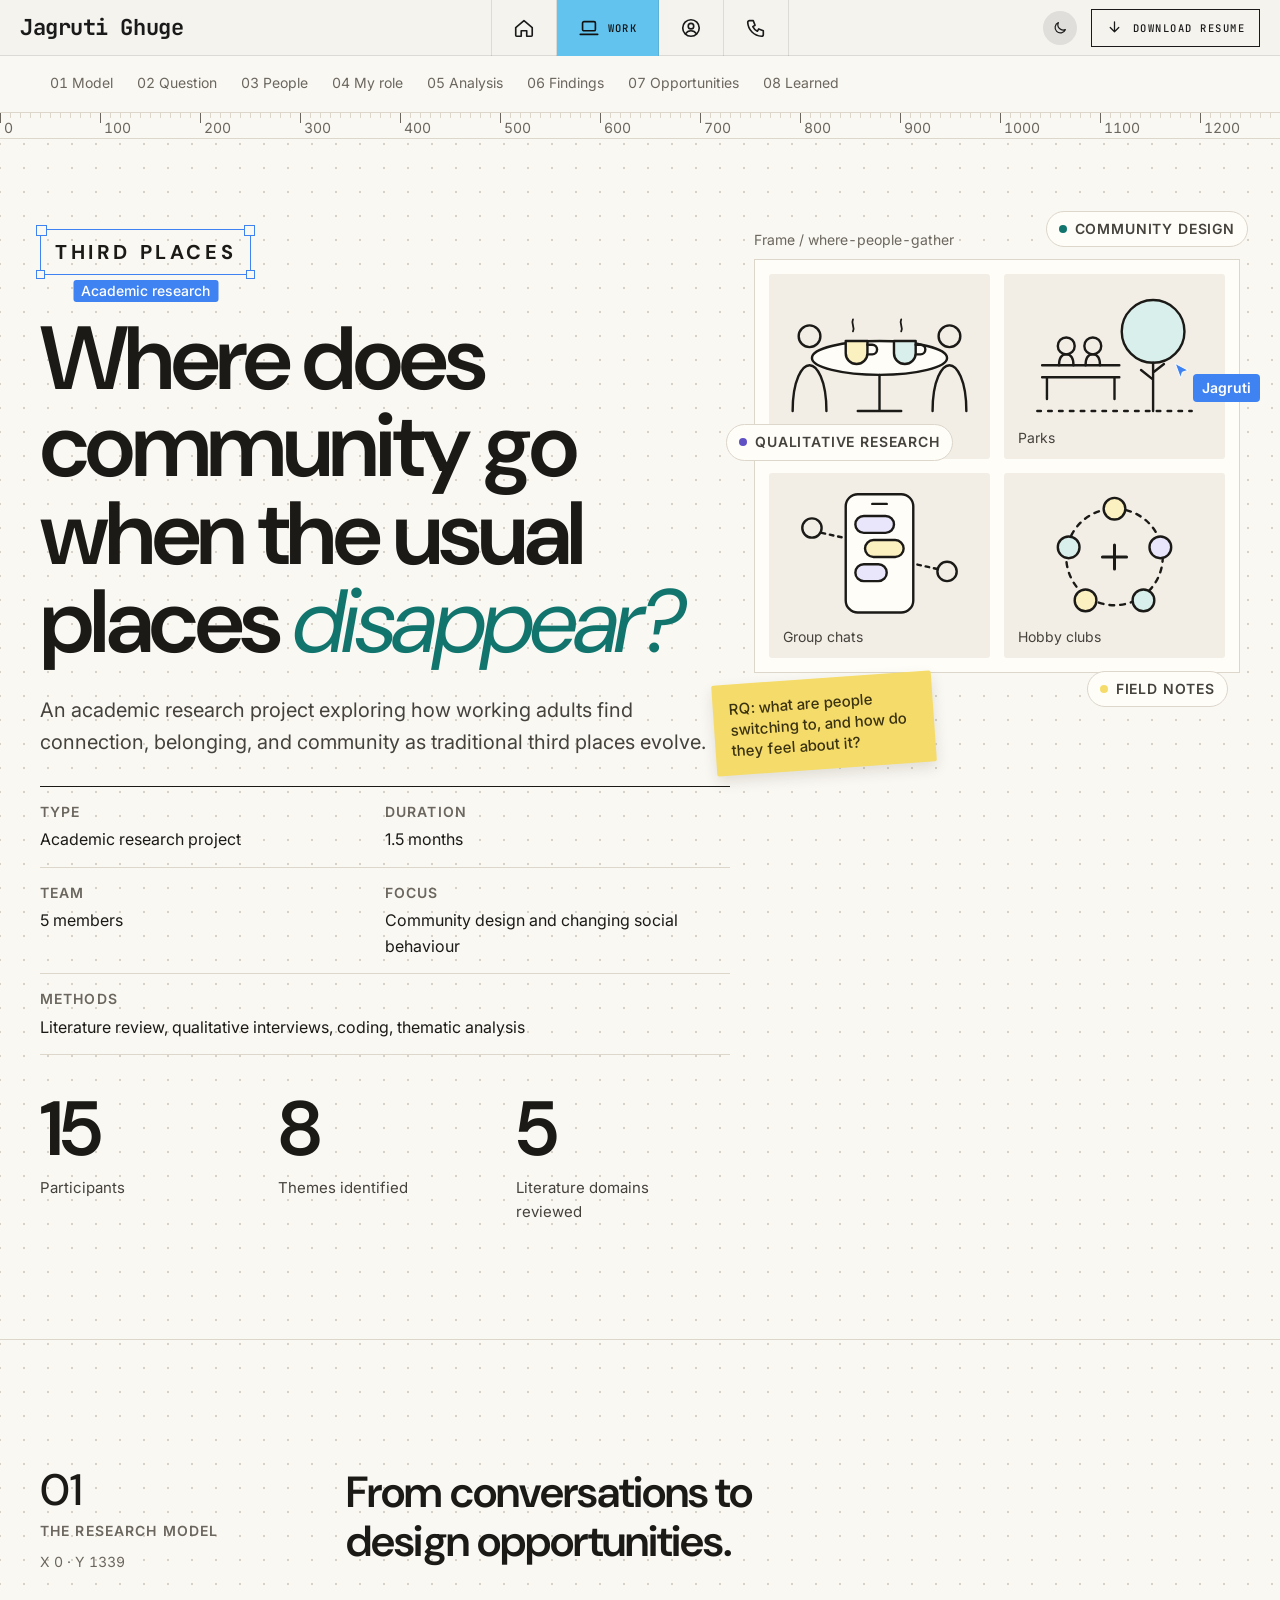
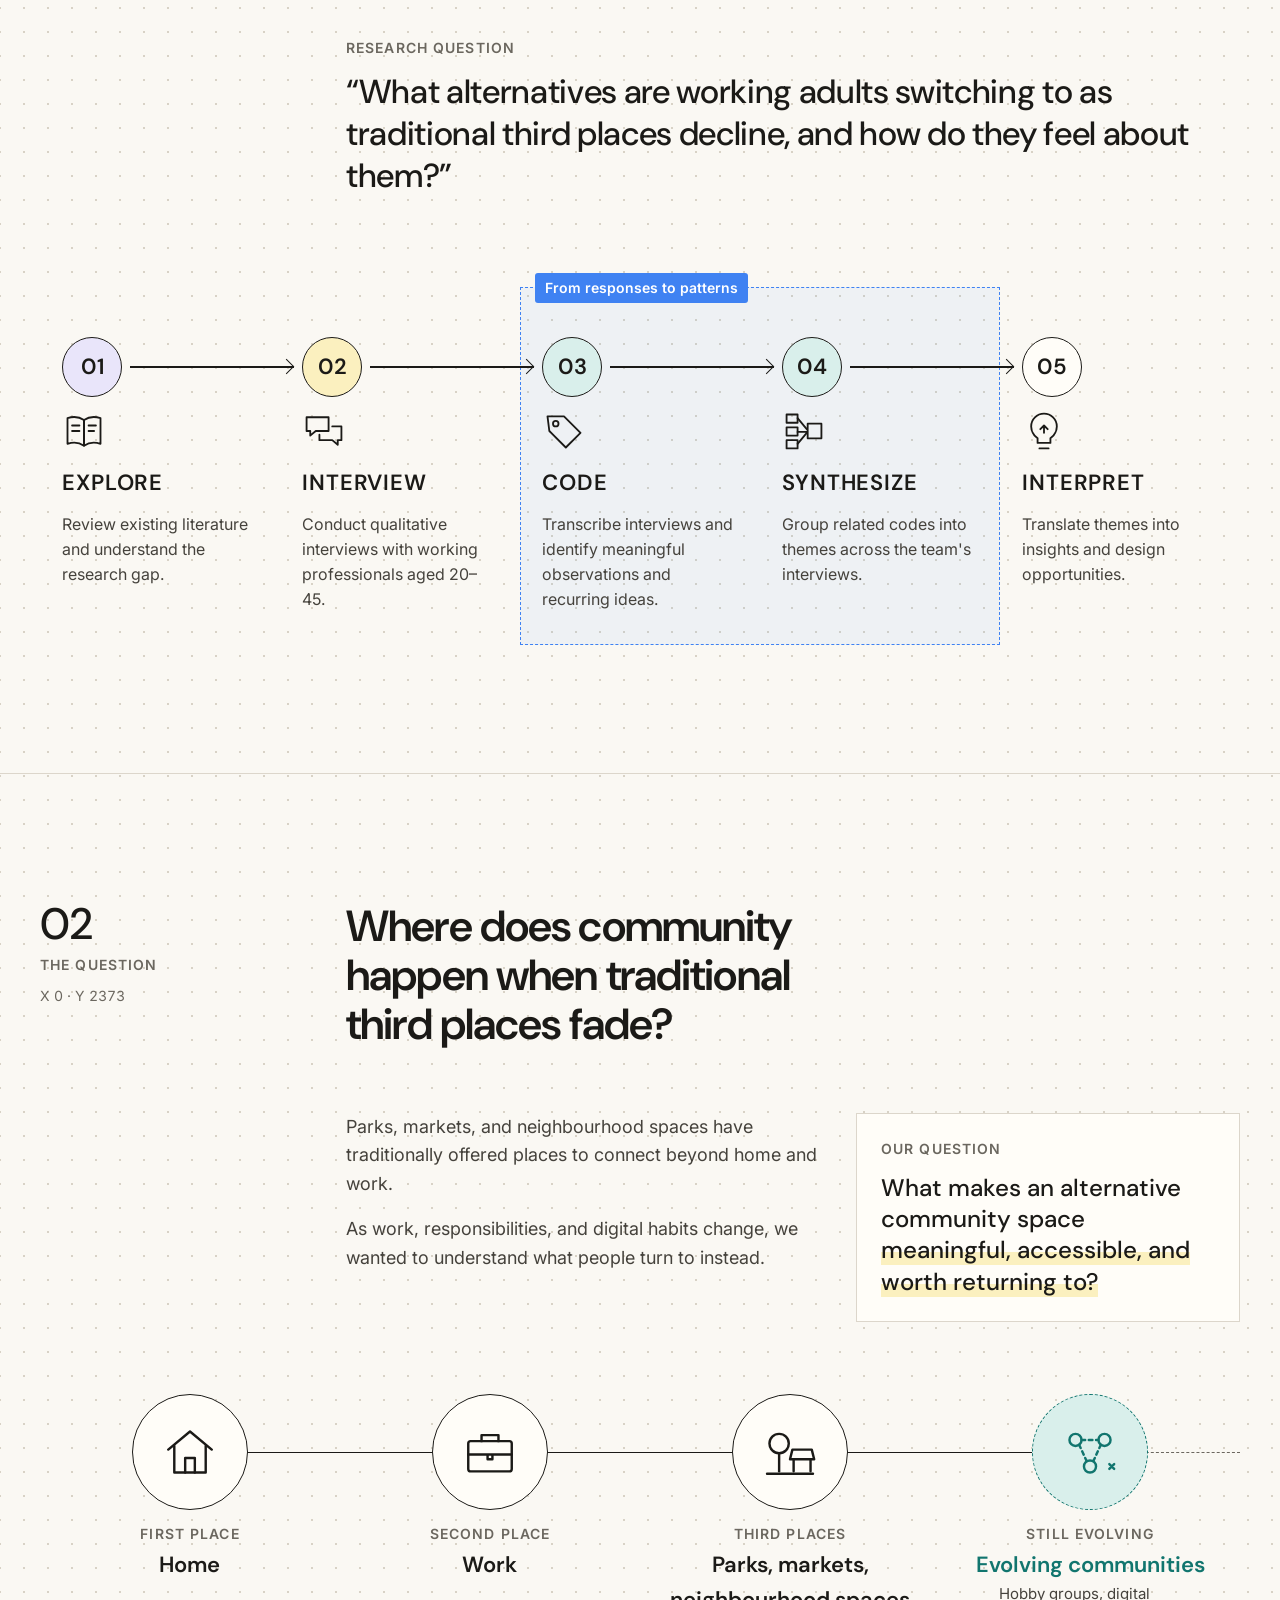
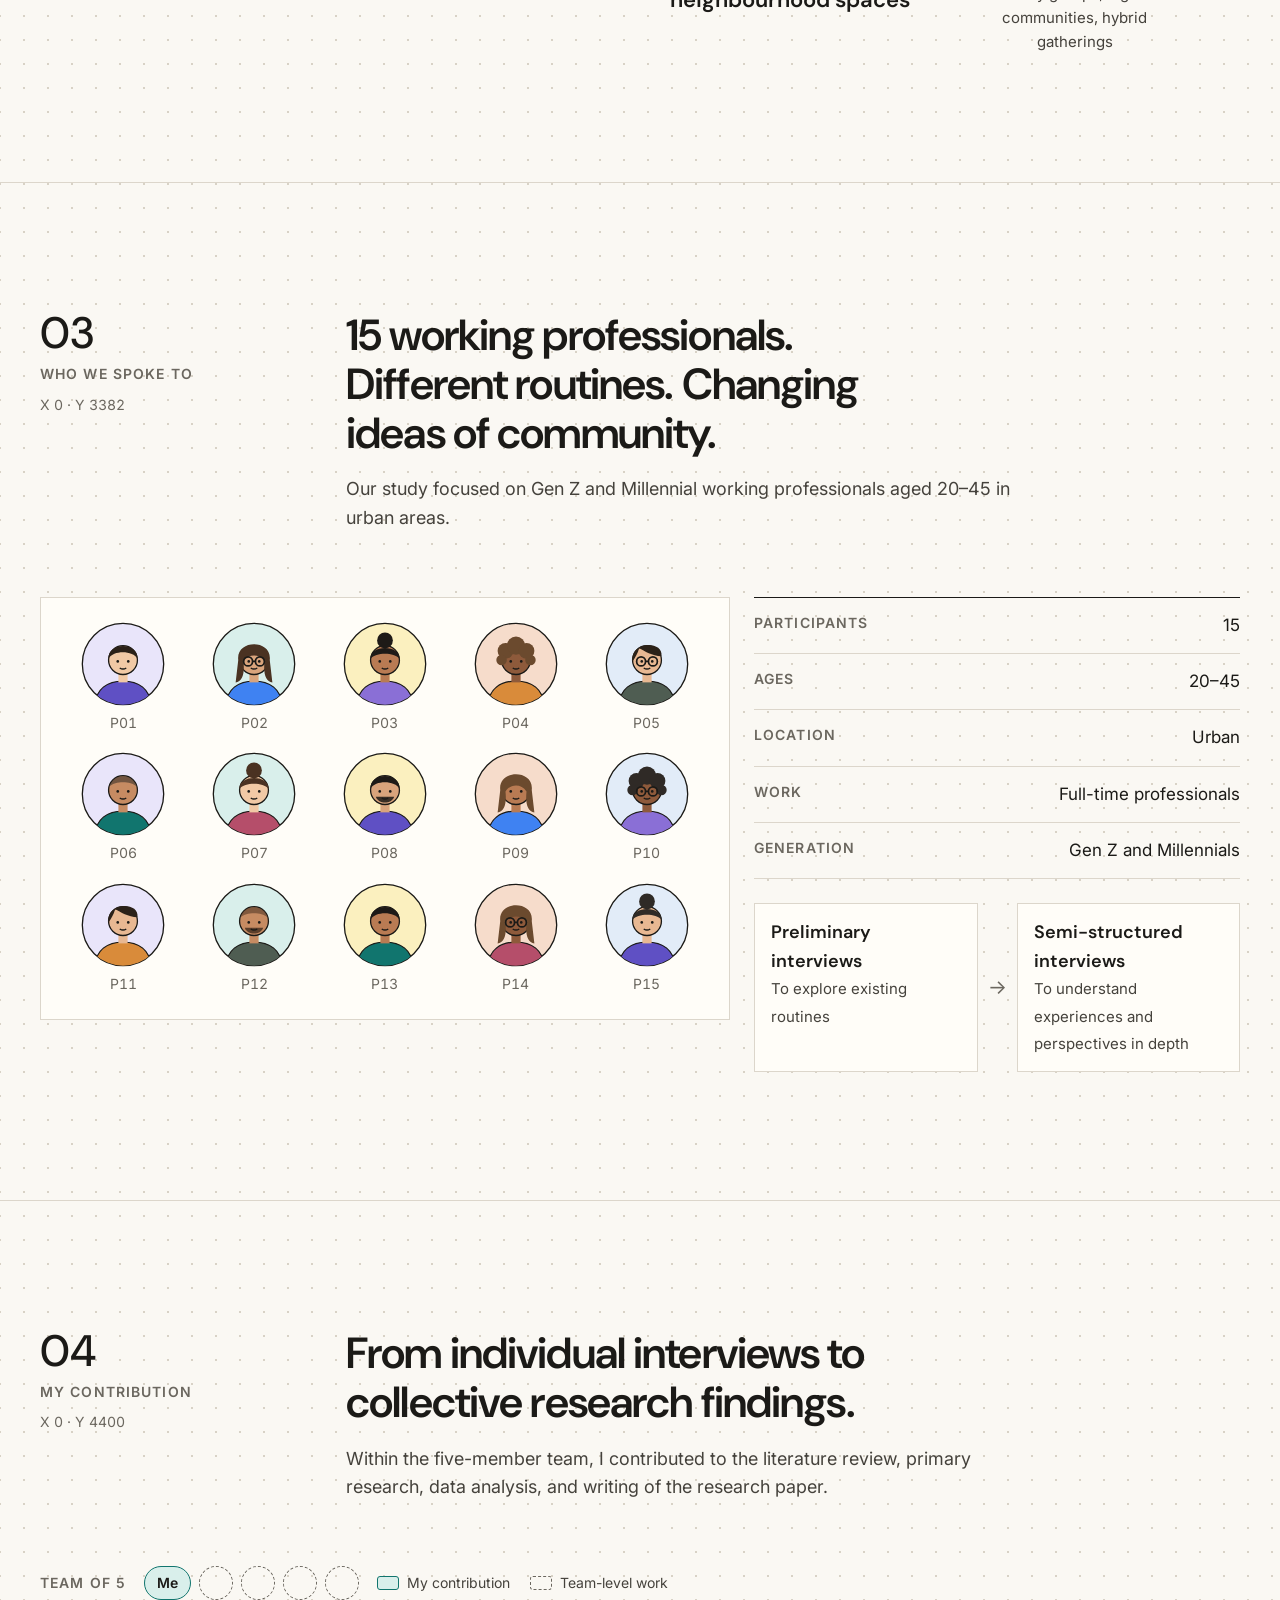
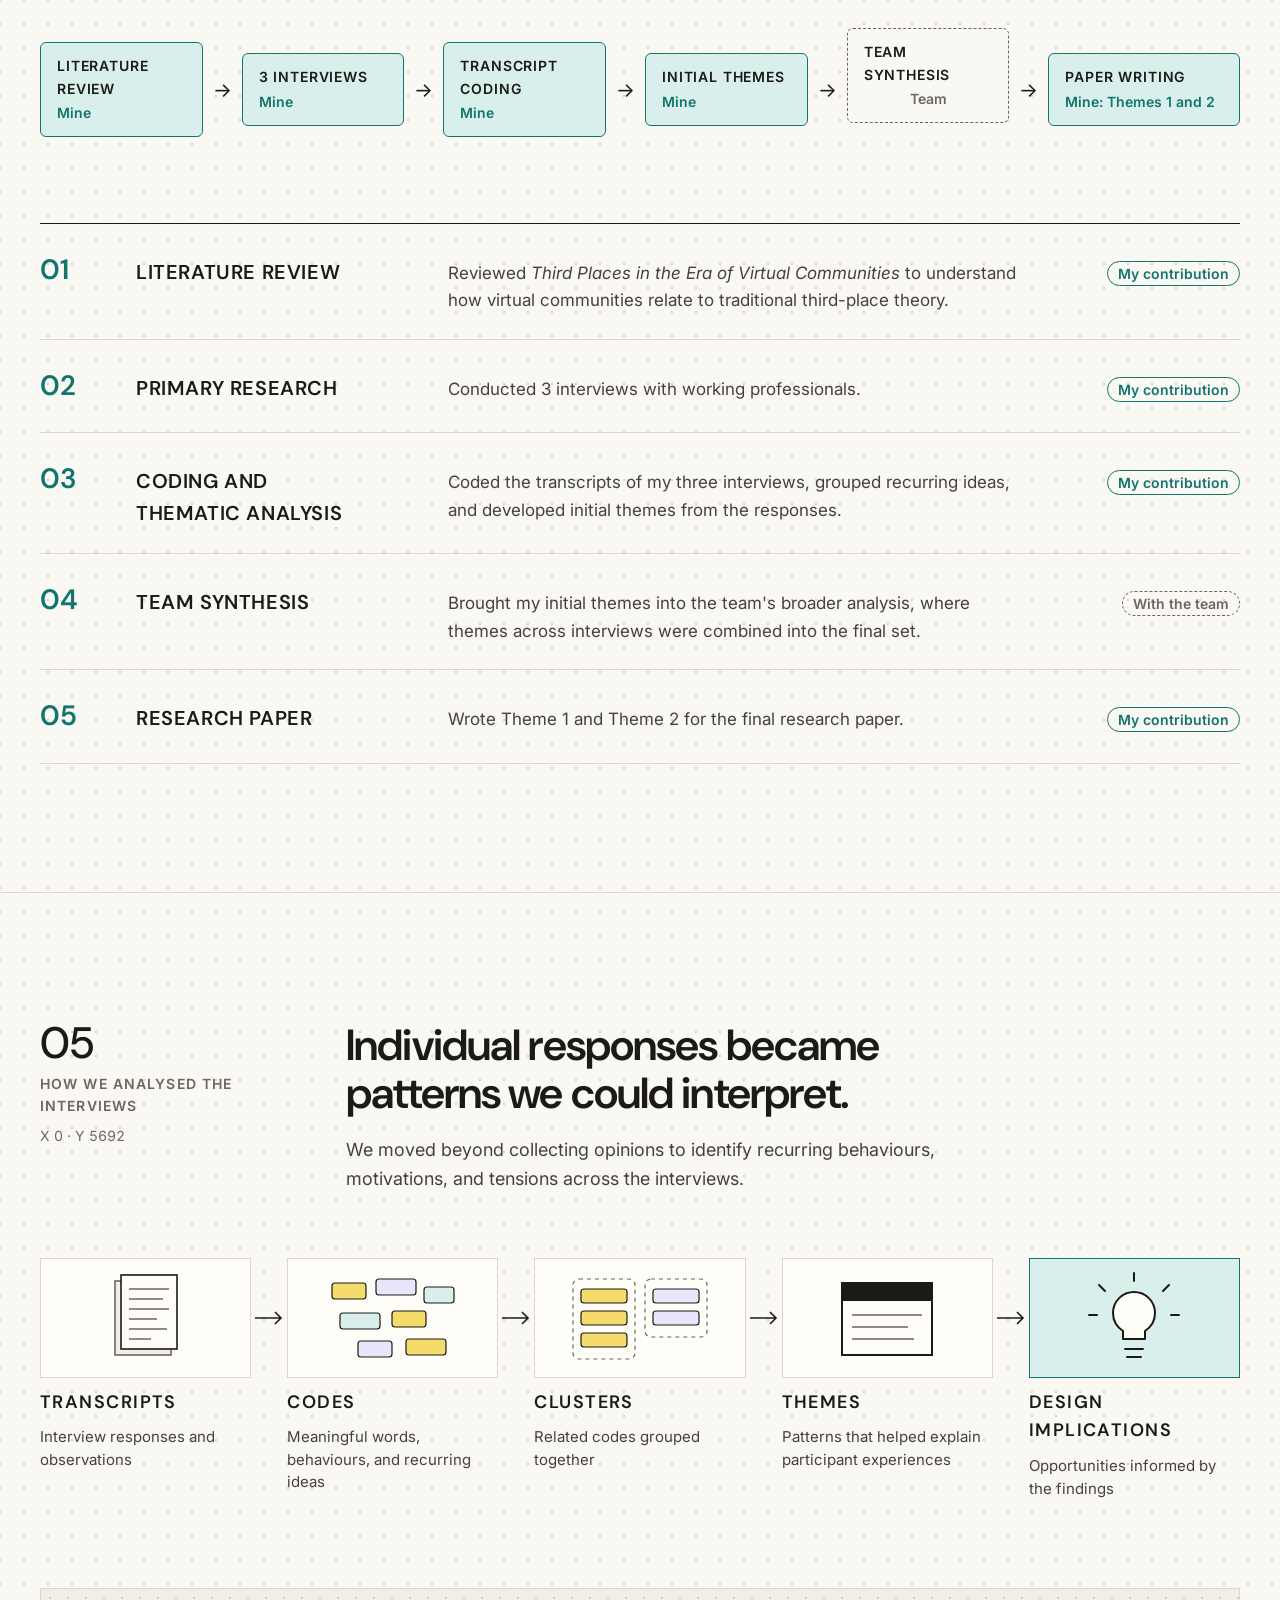
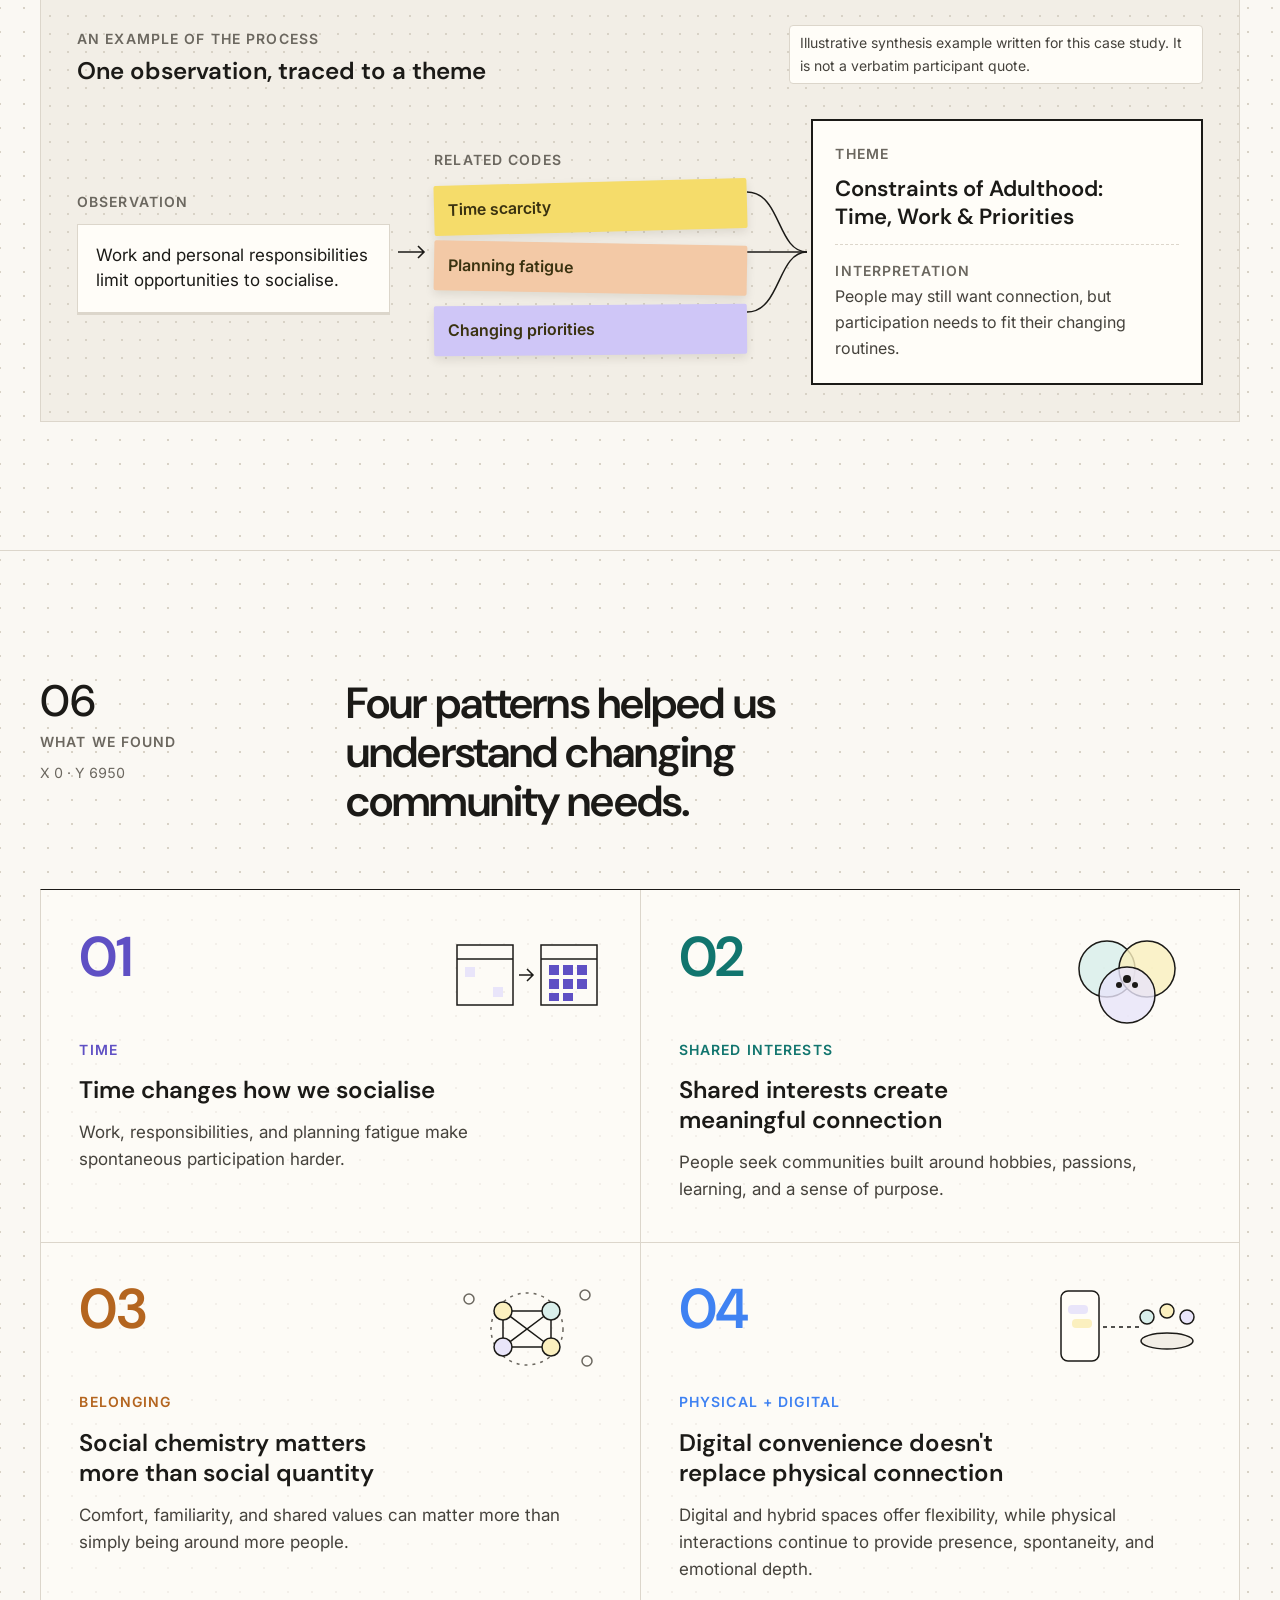
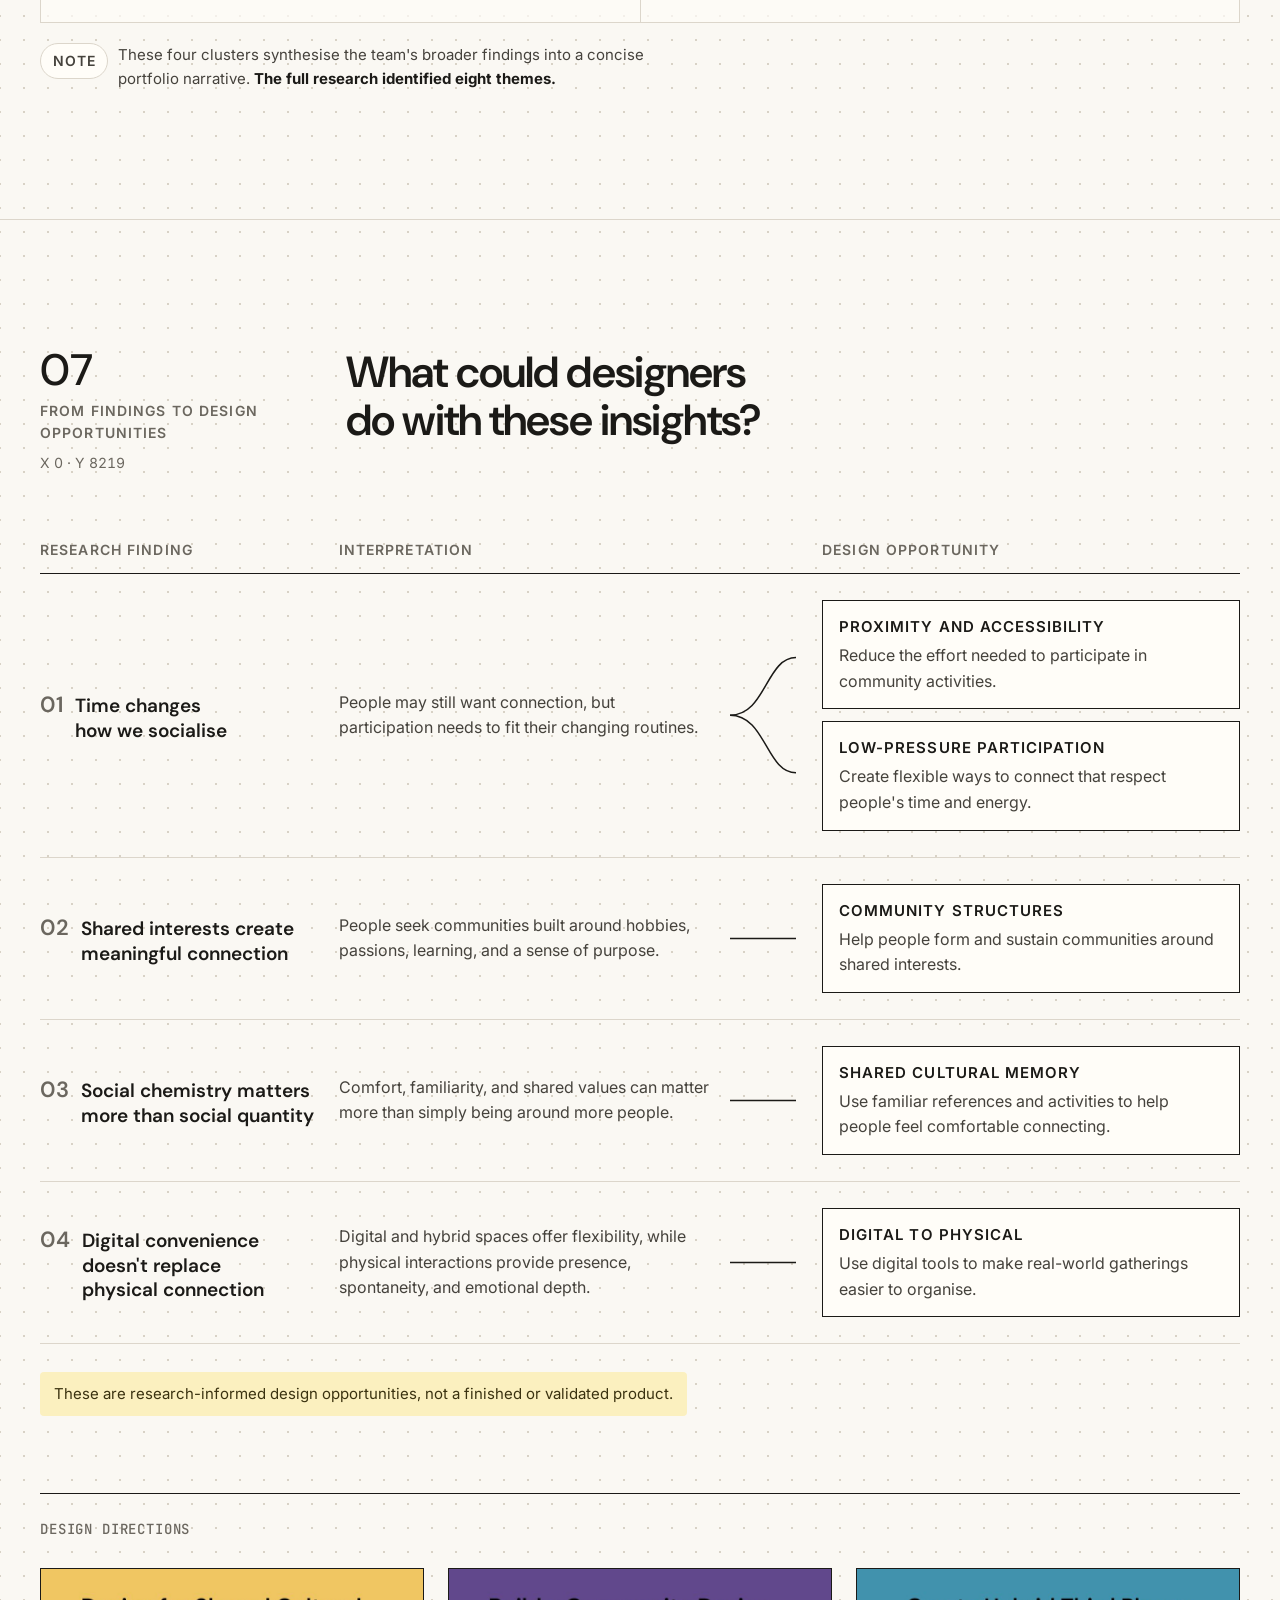
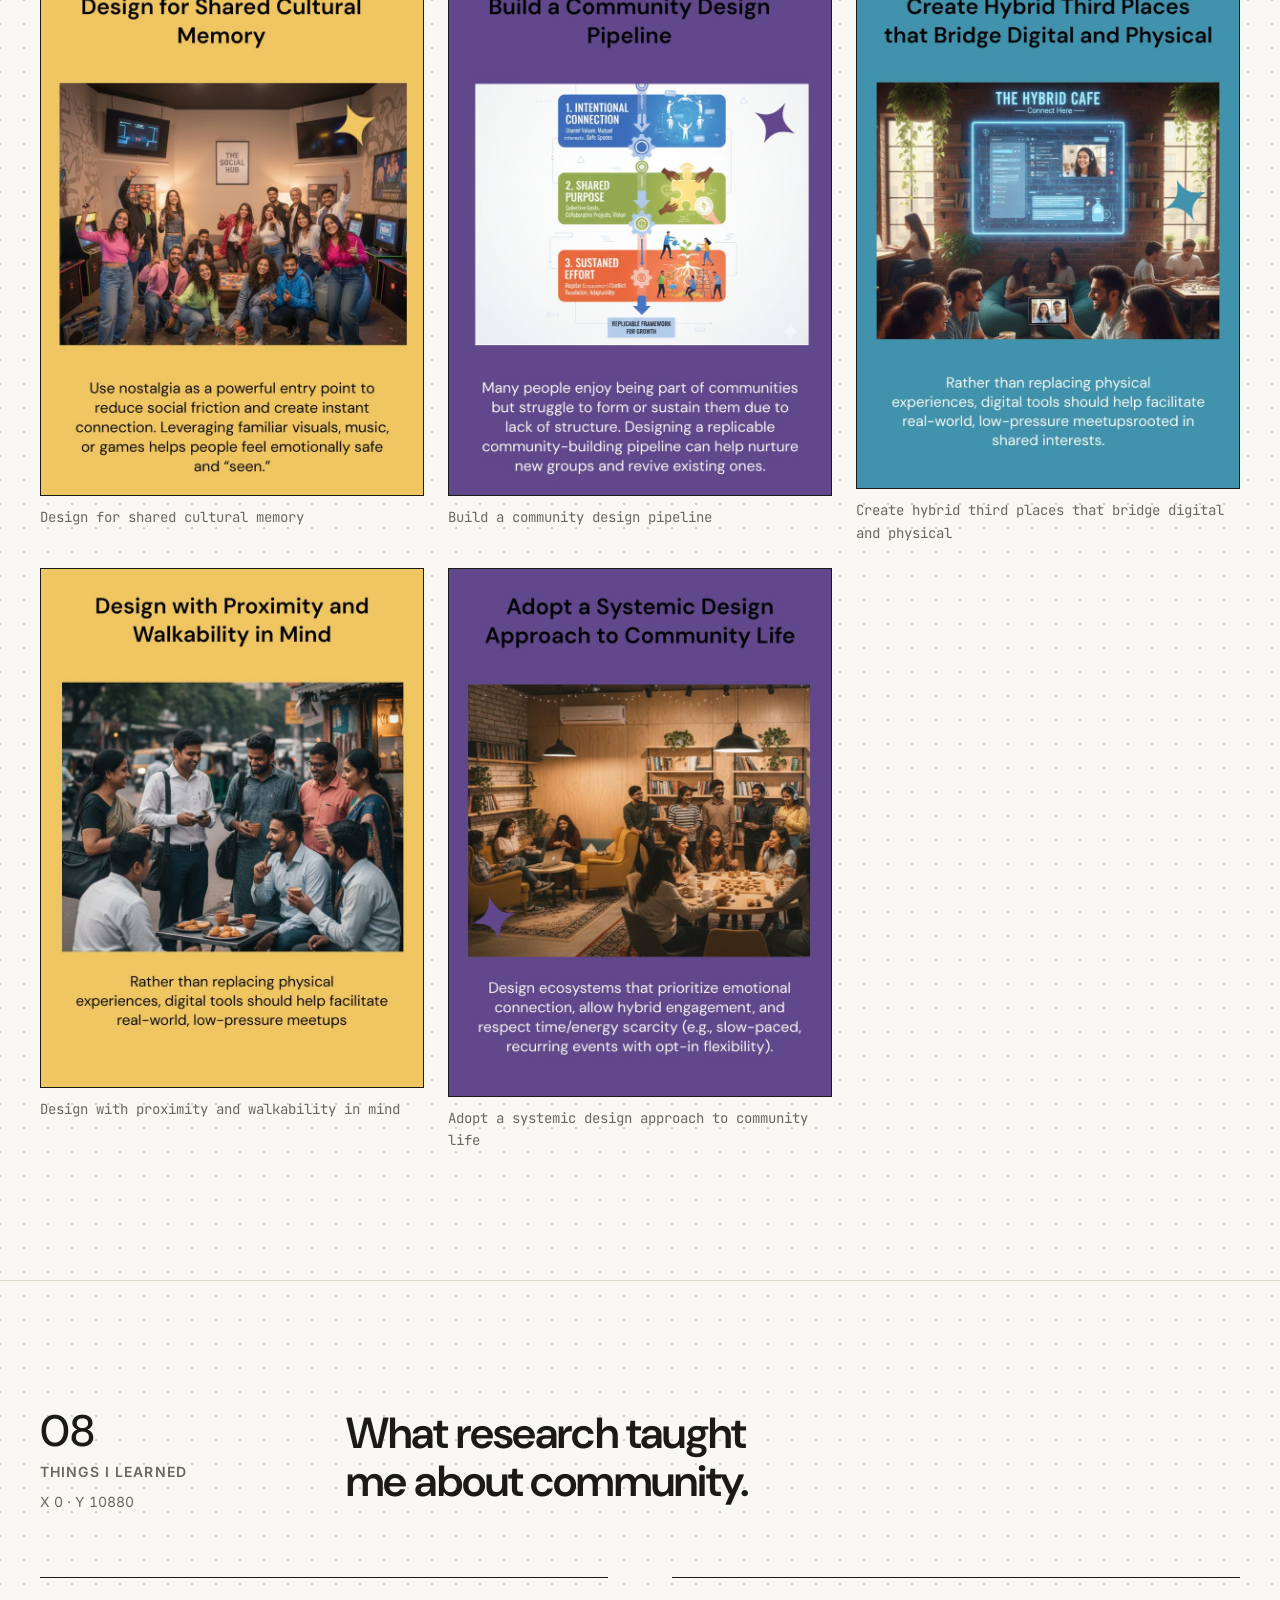
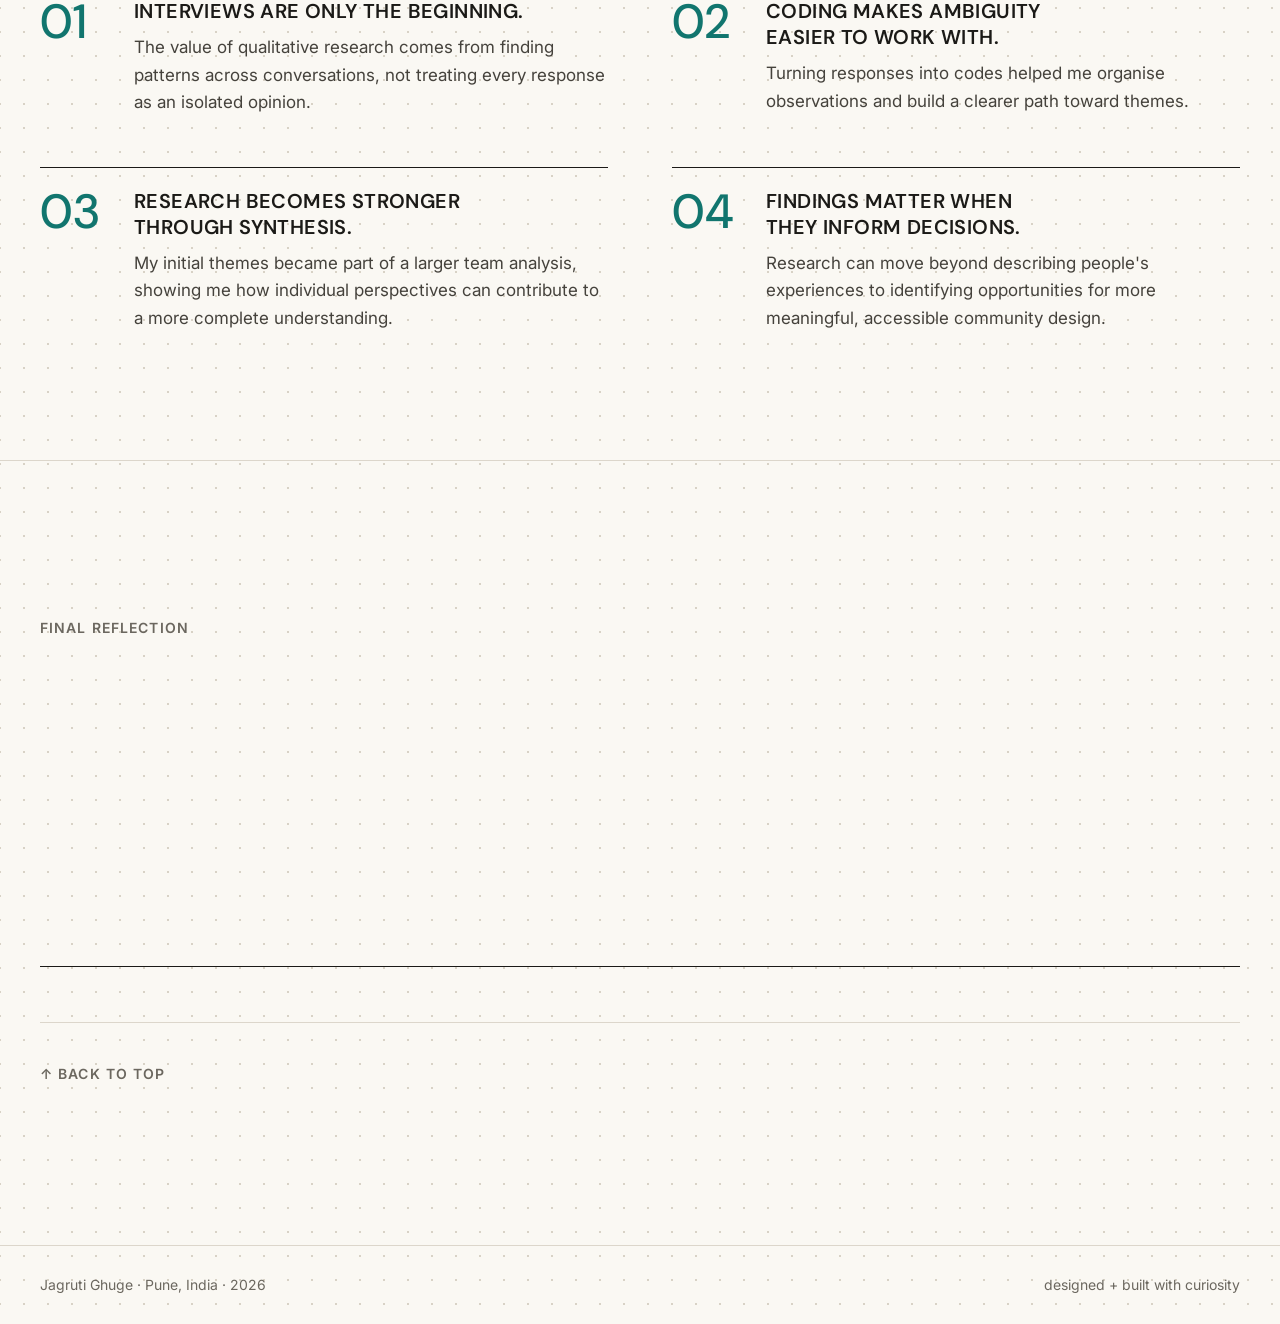
<file: thirdplaces.html>
<!doctype html><html lang="en"><head><meta charset="utf-8"><meta name="viewport" content="width=device-width,initial-scale=1">
<title>Third Places</title>
<link rel="preconnect" href="https://fonts.googleapis.com">
<link rel="preconnect" href="https://fonts.gstatic.com" crossorigin>
<link rel="stylesheet" href="https://fonts.googleapis.com/css2?family=DM+Sans:ital,opsz,wght@0,9..40,400..700;1,9..40,400&family=Inter:wght@400;500;600&display=swap">
<style>
/* Layout: a Figma-like canvas. Dotted ground, rulers, 12-column editorial grid (meta 3 / body 9), diagrams as primary objects, stickies and selection boxes as annotations. */
:root{
  --paper:#FAF8F3; --paper-2:#F2EEE6; --note:#FFFDF8;
  --ink:#1B1A17; --ink-2:#45423C; --muted:#6B675F;
  --rule:#DCD6CB; --dot:#D8D2C6;
  --teal:#11756E; --teal-soft:#D9EFEB;
  --lav:#5F50C4; --lav-soft:#E9E5FA;
  --yellow:#F5DC6A; --yellow-soft:#FBF0BF; --yellow-ink:#3A3210;
  --select:#3F82F2; --on-select:#FFFFFF;
  --f-display:'DM Sans', 'Helvetica Neue', Arial, sans-serif;
  --f-body:'Inter', 'Helvetica Neue', Arial, sans-serif;
  --maxw:1280px; --gut:clamp(16px, 4vw, 40px);
}
@media (prefers-color-scheme: dark){
  :root:not([data-theme="light"]){
    --paper:#161512; --paper-2:#201F1B; --note:#23221E;
    --ink:#F1EEE6; --ink-2:#D0CBC0; --muted:#A49F94;
    --rule:#37352F; --dot:#2F2D28;
    --teal:#62C9BE; --teal-soft:#16393A;
    --lav:#ADA1F5; --lav-soft:#29243F;
    --yellow:#E9CF5C; --yellow-soft:#3A3417; --yellow-ink:#2A240A;
    --select:#6FA6FF; --on-select:#0E1420;
    color-scheme:dark;
  }
}
:root[data-theme="dark"]{
  --paper:#161512; --paper-2:#201F1B; --note:#23221E;
  --ink:#F1EEE6; --ink-2:#D0CBC0; --muted:#A49F94;
  --rule:#37352F; --dot:#2F2D28;
  --teal:#62C9BE; --teal-soft:#16393A;
  --lav:#ADA1F5; --lav-soft:#29243F;
  --yellow:#E9CF5C; --yellow-soft:#3A3417; --yellow-ink:#2A240A;
  --select:#6FA6FF; --on-select:#0E1420;
  color-scheme:dark;
}
*{box-sizing:border-box}
main{overflow-x:clip}
html{scroll-behavior:smooth}
@media (prefers-reduced-motion: reduce){html{scroll-behavior:auto}*{transition:none!important}}
body{
  margin:0; background:var(--paper); color:var(--ink-2);
  font-family:var(--f-body); font-size:17px; line-height:1.6;
  background-image:radial-gradient(var(--dot) 1.2px, transparent 1.3px);
  background-size:24px 24px; background-position:12px 12px;
  -webkit-font-smoothing:antialiased;
}
h1,h2,h3,h4{font-family:var(--f-display); color:var(--ink); margin:0; text-wrap:balance; font-optical-sizing:auto}
p{margin:0}
a{color:inherit}
a:focus-visible,button:focus-visible{outline:2px solid var(--select); outline-offset:3px}
.wrap{max-width:var(--maxw); margin:0 auto; padding-inline:var(--gut)}
.label{font-family:var(--f-body); font-size:14px; font-weight:600; letter-spacing:.08em; text-transform:uppercase; color:var(--muted)}
.sr{position:absolute;width:1px;height:1px;overflow:hidden;clip:rect(0 0 0 0);white-space:nowrap}

/* top bar + ruler */
.topbar{position:sticky; top:env(safe-area-inset-top, 0px); z-index:20; background:var(--paper); border-bottom:1px solid var(--rule)}
.topbar .wrap{display:flex; align-items:center; justify-content:space-between; gap:16px; min-height:56px}
.brand{font-family:var(--f-display); font-weight:700; font-size:17px; color:var(--ink); text-decoration:none}
.nav{display:flex; gap:4px; flex-wrap:wrap}
.nav a{font-size:14px; text-decoration:none; color:var(--muted); padding:6px 10px; border-radius:6px; font-variant-numeric:tabular-nums}
.nav a:hover{color:var(--ink); background:var(--paper-2)}
.nav a{border-bottom:2px solid transparent; border-radius:6px 6px 0 0; transition:color .2s,background .2s,border-color .2s}
.nav a.on{color:var(--ink); border-bottom-color:var(--teal,var(--ink))}
.topbar .wrap{justify-content:flex-start}
.back{font-size:14px; font-weight:600; color:var(--ink); text-decoration:none; border:1px solid var(--ink); padding:7px 14px; border-radius:999px; white-space:nowrap}
.ruler{position:relative; height:26px; overflow:hidden; border-top:1px solid var(--rule);
  background:
    repeating-linear-gradient(to right, var(--muted) 0 1px, transparent 1px 100px) 0 0/100% 10px no-repeat,
    repeating-linear-gradient(to right, var(--rule) 0 1px, transparent 1px 10px) 0 0/100% 5px no-repeat;}
.ruler span{position:absolute; top:8px; font-size:14px; line-height:1; color:var(--muted); font-variant-numeric:tabular-nums; transform:translateX(4px)}
@media (max-width:900px){.nav{display:none}}

/* sections */
section{padding-block:clamp(72px, 10vw, 136px); border-top:1px solid var(--rule); position:relative}
.sec-head{display:grid; grid-template-columns:repeat(12, minmax(0,1fr)); column-gap:24px; row-gap:16px; margin-bottom:clamp(40px, 5vw, 64px)}
.sec-meta{grid-column:span 3; display:flex; flex-direction:column; gap:8px}
.sec-num{font-family:var(--f-display); font-size:44px; line-height:1; font-weight:500; color:var(--ink); font-variant-numeric:tabular-nums}
.coord{font-size:14px; color:var(--muted); font-variant-numeric:tabular-nums}
.sec-body{grid-column:span 9; display:flex; flex-direction:column; gap:18px; min-width:0}
.sec-body h2{font-size:clamp(30px, 3.4vw, 44px); line-height:1.12; font-weight:600; letter-spacing:-.02em; max-width:20ch}
.lede{font-size:18px; max-width:62ch; color:var(--ink-2)}
@media (max-width:820px){.sec-meta,.sec-body{grid-column:1 / -1}.sec-meta{flex-direction:row; align-items:baseline; gap:14px; flex-wrap:wrap}.sec-num{font-size:32px}}

/* sticky notes, pills, cursors, selection */
.sticky{background:var(--yellow); color:var(--yellow-ink); font-size:15px; line-height:1.4; font-weight:500; padding:14px 16px; width:max-content; max-width:220px; box-shadow:0 6px 14px rgba(40,30,0,.12); border-radius:2px}
.pill{display:inline-flex; align-items:center; gap:8px; font-size:14px; font-weight:600; letter-spacing:.06em; text-transform:uppercase; padding:6px 12px; border-radius:999px; border:1px solid var(--rule); background:var(--note); color:var(--ink-2); white-space:nowrap}
.pill i{width:8px;height:8px;border-radius:50%;display:inline-block}
.cursor{display:inline-flex; align-items:flex-start; gap:2px}
.cursor svg{width:18px;height:18px;flex:none}
.cursor b{font-size:14px; font-weight:600; background:var(--select); color:var(--on-select); padding:3px 9px; border-radius:4px; margin-top:12px}
.selbox{position:relative; border:1.5px solid var(--select); padding:6px 14px}
.selbox::before,.selbox::after,.selbox .h1,.selbox .h2{content:""; position:absolute; width:9px; height:9px; background:var(--paper); border:1.5px solid var(--select)}
.selbox::before{left:-5px; top:-5px}.selbox::after{right:-5px; top:-5px}
.selbox .h1{left:-5px; bottom:-5px}.selbox .h2{right:-5px; bottom:-5px}
.dims{position:absolute; left:50%; bottom:-28px; transform:translateX(-50%); font-size:14px; line-height:1; background:var(--select); color:var(--on-select); padding:4px 8px; border-radius:3px; white-space:nowrap; font-variant-numeric:tabular-nums; letter-spacing:0; font-family:var(--f-body); font-weight:500}

/* HERO */
.hero{padding-block:clamp(48px, 7vw, 96px) clamp(72px, 9vw, 120px); border-top:0}
.hero-grid{display:grid; grid-template-columns:repeat(12, minmax(0,1fr)); column-gap:24px; row-gap:48px; align-items:start}
.hero-copy{grid-column:1 / span 7; display:flex; flex-direction:column; gap:28px; min-width:0}
.hero-title{display:flex; align-items:center; gap:16px; flex-wrap:wrap}
.hero-title .selbox{font-family:var(--f-display); font-weight:700; font-size:20px; letter-spacing:.18em; color:var(--ink)}
.hero h1{font-size:clamp(44px, 7vw, 100px); line-height:.98; letter-spacing:-.04em; font-weight:600; margin-top:12px}
.hero h1 em{font-style:italic; font-weight:400; color:var(--teal)}
.hero .lede{font-size:clamp(17px, 1.6vw, 20px); max-width:52ch}
.meta-list{display:grid; grid-template-columns:repeat(2, minmax(0,1fr)); border-top:1px solid var(--ink); margin:0}
.meta-list div{padding:14px 16px 14px 0; border-bottom:1px solid var(--rule); min-width:0}
.meta-list dt{font-size:14px; font-weight:600; letter-spacing:.08em; text-transform:uppercase; color:var(--muted)}
.meta-list dd{margin:4px 0 0; font-size:16px; color:var(--ink)}
.meta-list .wide{grid-column:1 / -1}
.stats{display:grid; grid-template-columns:repeat(3, minmax(0,1fr)); gap:24px; margin-top:8px}
.stat b{display:block; font-family:var(--f-display); font-size:clamp(56px, 6vw, 88px); line-height:1; font-weight:600; letter-spacing:-.04em; color:var(--ink); font-variant-numeric:tabular-nums}
.stat span{display:block; margin-top:8px; font-size:15px; color:var(--ink-2); max-width:16ch}
.hero-art{grid-column:8 / span 5; position:relative; min-width:0; margin-bottom:96px}
.frame-label{display:flex; justify-content:space-between; font-size:14px; color:var(--muted); margin-bottom:8px; font-variant-numeric:tabular-nums}
.collage{display:grid; grid-template-columns:1fr 1fr; gap:14px; padding:14px; border:1px solid var(--rule); background:var(--note)}
.tile{background:var(--paper-2); border-radius:3px; padding:14px 14px 10px; display:flex; flex-direction:column; gap:6px}
.tile svg{width:100%; height:auto; display:block}
.tile p{font-size:14px; color:var(--ink-2)}
.tile.offset{transform:translateY(22px)}
.hero-art .float{position:absolute; z-index:2}
.hero-art .a1{top:-18px; right:-8px}
.hero-art .a2{left:-28px; top:44%}
.hero-art .a3{right:12px; bottom:-34px}
.hero-art .s1{left:-40px; bottom:-96px; transform:rotate(-4deg)}
.hero-art .c1{right:-20px; top:30%}
@media (max-width:1000px){.hero-copy,.hero-art{grid-column:1 / -1}.hero-art{max-width:560px; margin-inline:auto; width:100%}.hero-art .a2{left:-6px}.hero-art .s1{left:8px}.hero-art .c1{right:0}}
@media (max-width:520px){.stats{grid-template-columns:1fr 1fr 1fr; gap:12px}.meta-list{grid-template-columns:1fr}.hero-art .float.a1,.hero-art .c1{display:none}.tile.offset{transform:none}}

/* 01 research model */
.rq{display:grid; grid-template-columns:repeat(12, minmax(0,1fr)); column-gap:24px; margin-bottom:clamp(48px, 6vw, 80px)}
.rq-inner{grid-column:4 / span 9; display:flex; flex-direction:column; gap:12px}
.rq q{font-family:var(--f-display); font-size:clamp(24px, 2.6vw, 34px); line-height:1.25; font-weight:500; color:var(--ink); letter-spacing:-.01em; quotes:"\201C" "\201D"}
@media (max-width:820px){.rq-inner{grid-column:1 / -1}}
.process{list-style:none; margin:0; padding:0; display:grid; grid-template-columns:repeat(5, minmax(0,1fr)); grid-template-rows:34px auto; position:relative}
.process .frame{grid-column:3 / 5; grid-row:1 / 3; border:1.5px dashed var(--select); background:color-mix(in srgb, var(--select) 6%, transparent); position:relative; margin-top:14px}
.process .frame span{position:absolute; top:-15px; left:14px; font-size:14px; font-weight:600; background:var(--select); color:var(--on-select); padding:4px 10px; border-radius:3px; white-space:nowrap}
.step{grid-row:2; position:relative; z-index:1; padding:30px 22px 34px; display:flex; flex-direction:column; gap:12px; min-width:0}
.step:nth-child(2){grid-column:1}.step:nth-child(3){grid-column:2}.step:nth-child(4){grid-column:3}.step:nth-child(5){grid-column:4}.step:nth-child(6){grid-column:5}
.marker{width:60px; height:60px; border-radius:50%; display:grid; place-items:center; font-family:var(--f-display); font-weight:600; font-size:22px; color:var(--ink); border:1.5px solid var(--ink); font-variant-numeric:tabular-nums; flex:none}
.m-lav{background:var(--lav-soft)}.m-yel{background:var(--yellow-soft)}.m-teal{background:var(--teal-soft)}.m-plain{background:var(--note)}
.step:not(:last-child)::after{content:""; position:absolute; top:59px; left:90px; right:-14px; height:1.5px; background:var(--ink)}
.step:not(:last-child)::before{content:""; position:absolute; top:54px; right:-12px; width:10px; height:10px; border-top:1.5px solid var(--ink); border-right:1.5px solid var(--ink); transform:rotate(45deg)}
.step h3{font-size:22px; font-weight:600; letter-spacing:.04em; text-transform:uppercase}
.step p{font-size:16px; line-height:1.55}
.step .ico{width:44px; height:44px; color:var(--ink)}
.step .mobile-tag{display:none}
@media (max-width:860px){
  .process{grid-template-columns:1fr; grid-template-rows:none}
  .process .frame{display:none}
  .step{grid-row:auto!important; grid-column:1!important; display:grid; grid-template-columns:60px minmax(0,1fr); column-gap:20px; row-gap:6px; padding:18px 0 30px}
  .step > *:not(.marker){grid-column:2}
  .step .marker{grid-row:1 / span 4}
  .step:not(:last-child)::after{top:84px; bottom:0; left:29px; right:auto; width:1.5px; height:auto}
  .step:not(:last-child)::before{top:auto; bottom:2px; left:24.5px; right:auto; transform:rotate(135deg)}
  .step.hl{background:color-mix(in srgb, var(--select) 6%, transparent); border-left:1.5px dashed var(--select); padding-left:12px; margin-left:-13px}
  .step .mobile-tag{display:block; font-size:14px; font-weight:600; color:var(--select)}
}

/* 02 question */
.q-grid{display:grid; grid-template-columns:repeat(12, minmax(0,1fr)); column-gap:24px; row-gap:32px; margin-bottom:clamp(48px, 6vw, 72px)}
.q-copy{grid-column:4 / span 5; display:flex; flex-direction:column; gap:16px}
.q-ask{grid-column:9 / span 4; align-self:start; background:var(--note); border:1px solid var(--rule); padding:24px; display:flex; flex-direction:column; gap:12px}
.q-ask p.big{font-family:var(--f-display); font-size:24px; line-height:1.3; font-weight:500; color:var(--ink)}
.hilite{background:linear-gradient(transparent 58%, var(--yellow-soft) 58%)}
@media (max-width:900px){.q-copy,.q-ask{grid-column:1 / -1}}
.places{list-style:none; margin:0; padding:0; display:grid; grid-template-columns:repeat(4, minmax(0,1fr)); position:relative}
.places::before{content:""; position:absolute; left:12.5%; right:12.5%; top:58px; height:1.5px; background:var(--ink)}
.places::after{content:""; position:absolute; right:0; width:12.5%; top:58px; height:0; border-top:1.5px dashed var(--muted)}
.place{position:relative; display:flex; flex-direction:column; align-items:center; text-align:center; gap:10px; padding:0 12px; min-width:0}
.place .disc{width:116px; height:116px; border-radius:50%; display:grid; place-items:center; background:var(--note); border:1.5px solid var(--ink); position:relative; z-index:1}
.place .disc svg{width:58px; height:58px; color:var(--ink)}
.place.open .disc{border-style:dashed; border-color:var(--teal); background:var(--teal-soft)}
.place.open .disc svg{color:var(--teal)}
.place .ord{font-size:14px; font-weight:600; letter-spacing:.08em; text-transform:uppercase; color:var(--muted)}
.place h3{font-size:22px; font-weight:600}
.place p{font-size:15px; max-width:22ch}
.place.open h3{color:var(--teal)}
@media (max-width:760px){
  .places{grid-template-columns:1fr; row-gap:28px}
  .places::before{left:57px; right:auto; top:58px; bottom:58px; width:1.5px; height:auto}
  .places::after{display:none}
  .place{flex-direction:row; text-align:left; align-items:center; gap:18px; padding:0}
  .place .txt{display:flex; flex-direction:column; gap:4px}
}

/* 03 participants */
.people{display:grid; grid-template-columns:repeat(12, minmax(0,1fr)); column-gap:24px; row-gap:40px; align-items:start}
.avatars{grid-column:1 / span 7; display:grid; grid-template-columns:repeat(5, minmax(0,1fr)); gap:18px 14px; padding:24px; background:var(--note); border:1px solid var(--rule)}
.av{display:flex; flex-direction:column; align-items:center; gap:6px}
.av svg{width:100%; max-width:84px; height:auto; display:block}
.av span{font-size:14px; color:var(--muted); font-variant-numeric:tabular-nums}
.demo{grid-column:8 / span 5; display:flex; flex-direction:column; gap:24px}
.demo dl{margin:0; border-top:1px solid var(--ink)}
.demo dl div{display:flex; justify-content:space-between; gap:16px; padding:14px 0; border-bottom:1px solid var(--rule)}
.demo dt{font-size:14px; font-weight:600; letter-spacing:.08em; text-transform:uppercase; color:var(--muted)}
.demo dd{margin:0; font-size:17px; color:var(--ink); text-align:right}
.methods{display:flex; align-items:stretch; gap:10px; flex-wrap:wrap}
.methods div{flex:1 1 180px; padding:14px 16px; border:1px solid var(--rule); background:var(--note)}
.methods b{display:block; font-family:var(--f-display); font-size:18px; color:var(--ink); font-weight:600}
.methods span{font-size:15px}
.methods .arr{flex:0 0 auto; border:0; background:none; padding:0; display:grid; place-items:center; color:var(--muted); font-size:20px}
@media (max-width:900px){.avatars,.demo{grid-column:1 / -1}}
@media (max-width:480px){.avatars{grid-template-columns:repeat(3, minmax(0,1fr)); padding:16px}}

/* 04 contribution */
.team{display:flex; align-items:center; gap:18px; flex-wrap:wrap; margin-bottom:28px}
.team .dots{display:flex; gap:8px}
.team .dots span{width:34px; height:34px; border-radius:50%; border:1.5px dashed var(--muted); display:grid; place-items:center; font-size:14px; color:var(--muted)}
.team .dots span.me{border:1.5px solid var(--teal); background:var(--teal-soft); color:var(--ink); font-weight:600; width:auto; padding:0 12px; border-radius:999px}
.legend{display:flex; gap:20px; flex-wrap:wrap; font-size:14px; color:var(--ink-2)}
.legend span{display:inline-flex; align-items:center; gap:8px}
.legend i{width:22px; height:14px; border-radius:3px; display:inline-block}
.legend .k-mine{background:var(--teal-soft); border:1.5px solid var(--teal)}
.legend .k-team{border:1.5px dashed var(--muted)}
.tl{list-style:none; margin:0 0 clamp(48px, 6vw, 72px); padding:0; display:flex; align-items:stretch; flex-wrap:wrap; gap:10px}
.tl li{display:flex; align-items:center; gap:10px}
@media (min-width:1101px){.tl{flex-wrap:nowrap}.tl li{flex:1 1 0; min-width:0}.tl .node{flex:1}.tl .node b{font-size:14px}}
.node{padding:12px 16px; border-radius:6px; display:flex; flex-direction:column; gap:2px; min-width:0}
.node b{font-size:15px; font-weight:600; letter-spacing:.06em; text-transform:uppercase; color:var(--ink)}
.node small{font-size:14px}
.node.mine{background:var(--teal-soft); border:1.5px solid var(--teal)}
.node.mine small{color:var(--teal); font-weight:600}
.node.team{border:1.5px dashed var(--muted); background:var(--paper)}
.node.team small{color:var(--muted); font-weight:600}
.tl .to{color:var(--ink); font-size:20px}
@media (max-width:760px){.tl{flex-direction:column; align-items:stretch}.tl li{flex-direction:column; align-items:stretch}.tl .to{transform:rotate(90deg); align-self:flex-start; margin-left:18px}.node{width:100%}}
.contrib{list-style:none; margin:0; padding:0; border-top:1px solid var(--ink)}
.contrib li{display:grid; grid-template-columns:72px minmax(0,3fr) minmax(0,6fr) minmax(0,2fr); column-gap:24px; row-gap:8px; padding:24px 0; border-bottom:1px solid var(--rule); align-items:baseline}
.contrib .n{font-family:var(--f-display); font-size:28px; font-weight:600; color:var(--teal); font-variant-numeric:tabular-nums}
.contrib h3{font-size:20px; font-weight:600; letter-spacing:.03em; text-transform:uppercase}
.contrib p{font-size:17px; max-width:56ch}
.contrib em{font-style:italic}
.contrib .tag{justify-self:end}
.tag-mine{font-size:14px; font-weight:600; color:var(--teal); border:1.5px solid var(--teal); border-radius:999px; padding:3px 10px; white-space:nowrap}
.tag-team{font-size:14px; font-weight:600; color:var(--muted); border:1.5px dashed var(--muted); border-radius:999px; padding:3px 10px; white-space:nowrap}
@media (max-width:820px){.contrib li{grid-template-columns:52px minmax(0,1fr)}.contrib p,.contrib .tag{grid-column:2}.contrib .tag{justify-self:start}}

/* 05 analysis */
.pipe{list-style:none; margin:0 0 clamp(56px, 7vw, 88px); padding:0; display:grid; grid-template-columns:minmax(0,1fr) 36px minmax(0,1fr) 36px minmax(0,1fr) 36px minmax(0,1fr) 36px minmax(0,1fr); align-items:start}
.pipe .stage{display:flex; flex-direction:column; gap:10px; min-width:0}
.pipe .vis{height:120px; background:var(--note); border:1px solid var(--rule); display:grid; place-items:center; padding:10px}
.pipe .vis svg{width:100%; max-width:150px; height:100px}
.pipe h3{font-size:18px; font-weight:600; letter-spacing:.08em; text-transform:uppercase}
.pipe p{font-size:15px; line-height:1.5}
.pipe .arrow{align-self:start; height:120px; display:grid; place-items:center; color:var(--ink)}
.pipe .arrow svg{width:28px; height:14px}
.pipe .stage.end .vis{background:var(--teal-soft); border-color:var(--teal)}
@media (max-width:900px){.pipe{grid-template-columns:1fr}.pipe .arrow{height:40px; justify-items:start; padding-left:60px}.pipe .arrow svg{transform:rotate(90deg)}.pipe .stage{display:grid; grid-template-columns:140px minmax(0,1fr); column-gap:18px}.pipe .vis{grid-row:1 / span 2; height:100px}}
@media (max-width:480px){.pipe .stage{grid-template-columns:1fr}.pipe .vis{grid-row:auto}.pipe .arrow{padding-left:20px}}
.board{border:1px solid var(--rule); background:var(--paper-2); padding:clamp(18px, 3vw, 36px); position:relative;
  background-image:radial-gradient(var(--dot) 1.2px, transparent 1.3px); background-size:18px 18px}
.board-head{display:flex; justify-content:space-between; align-items:flex-start; gap:16px; flex-wrap:wrap; margin-bottom:28px}
.board-head h3{font-size:24px; font-weight:600}
.disclaim{font-size:14px; color:var(--ink-2); background:var(--note); border:1px solid var(--rule); padding:6px 10px; border-radius:4px; max-width:46ch}
.aff{display:grid; grid-template-columns:minmax(0,1fr) 44px minmax(0,1fr) 64px minmax(0,1.25fr); align-items:center; row-gap:20px}
.aff .col-h{font-size:14px; font-weight:600; letter-spacing:.08em; text-transform:uppercase; color:var(--muted); margin-bottom:10px}
.obs{background:var(--note); border:1px solid var(--rule); padding:18px; box-shadow:0 2px 0 var(--rule)}
.obs p{font-size:17px; color:var(--ink); line-height:1.5}
.codes{display:flex; flex-direction:column; gap:12px}
.code{font-size:16px; font-weight:600; padding:12px 14px; color:var(--yellow-ink); box-shadow:0 4px 10px rgba(40,30,0,.10); border-radius:2px}
.code:nth-child(1){background:var(--yellow); transform:rotate(-1.5deg)}
.code:nth-child(2){background:#F3C9A6; transform:rotate(1deg)}
.code:nth-child(3){background:#CFC6F7; transform:rotate(-.5deg)}
.aff .link{display:grid; place-items:center; color:var(--ink)}
.aff .link svg{width:100%; height:180px; overflow:visible}
.aff .link.short svg{width:28px; height:14px}
.theme{background:var(--note); border:2px solid var(--ink); padding:22px; display:flex; flex-direction:column; gap:10px; position:relative}
.theme h4{font-size:22px; line-height:1.25; font-weight:600}
.theme .interp{border-top:1px dashed var(--rule); padding-top:12px; margin-top:4px}
.theme .interp p{font-size:16px}
@media (max-width:900px){.aff{grid-template-columns:1fr}.aff .link svg{display:none}.aff .link::before{content:"\2193"; font-size:22px}.aff .link{justify-items:start; padding-left:20px}}

/* 06 findings */
.findings{display:grid; grid-template-columns:repeat(2, minmax(0,1fr)); border-top:1px solid var(--ink); border-left:1px solid var(--rule)}
.finding{padding:clamp(24px, 3vw, 40px); border-right:1px solid var(--rule); border-bottom:1px solid var(--rule); display:flex; flex-direction:column; gap:14px; background:color-mix(in srgb, var(--note) 70%, transparent); min-width:0}
.finding .top{display:flex; justify-content:space-between; align-items:flex-start; gap:16px}
.finding .n{font-family:var(--f-display); font-size:56px; line-height:1; font-weight:600; letter-spacing:-.03em; font-variant-numeric:tabular-nums}
.finding svg{width:148px; height:96px; flex:none; color:var(--ink)}
.finding h3{font-size:clamp(20px, 2vw, 24px); line-height:1.25; font-weight:600}
.finding p{font-size:17px; max-width:44ch}
.finding .k{font-size:14px; font-weight:600; letter-spacing:.08em; text-transform:uppercase}
.f1 .n,.f1 .k{color:var(--lav)}.f2 .n,.f2 .k{color:var(--teal)}.f3 .n,.f3 .k{color:#B4651F}.f4 .n,.f4 .k{color:var(--select)}
:root[data-theme="dark"] .f3 .n,:root[data-theme="dark"] .f3 .k{color:#E9A15F}
@media (prefers-color-scheme: dark){:root:not([data-theme="light"]) .f3 .n,:root:not([data-theme="light"]) .f3 .k{color:#E9A15F}}
.note-line{margin-top:20px; display:flex; gap:10px; align-items:flex-start; font-size:15px; color:var(--ink-2); max-width:70ch}
.note-line b{color:var(--ink)}
@media (max-width:760px){.findings{grid-template-columns:1fr}.finding svg{width:120px; height:78px}}

/* 07 map */
.map-h,.map-row{display:grid; grid-template-columns:minmax(0,3fr) minmax(0,4fr) 72px minmax(0,4.5fr); column-gap:20px}
.map-h{padding-bottom:12px; border-bottom:1px solid var(--ink)}
.map-h span{font-size:14px; font-weight:600; letter-spacing:.08em; text-transform:uppercase; color:var(--muted)}
.map-row{padding:26px 0; border-bottom:1px solid var(--rule); align-items:center}
.map-row .f{display:flex; gap:12px; align-items:baseline}
.map-row .f b{font-family:var(--f-display); font-size:22px; font-weight:600; color:var(--muted); font-variant-numeric:tabular-nums}
.map-row .f h3{font-size:19px; line-height:1.3; font-weight:600}
.map-row .i{font-size:16px}
.map-row .wire{color:var(--ink); align-self:stretch; display:grid; place-items:center}
.map-row .wire svg{width:72px; height:100%; min-height:40px; overflow:visible}
.opps{display:flex; flex-direction:column; gap:12px}
.opp{border:1.5px solid var(--ink); background:var(--note); padding:14px 16px; display:flex; flex-direction:column; gap:4px}
.opp b{font-size:15px; font-weight:600; letter-spacing:.07em; text-transform:uppercase; color:var(--ink)}
.opp span{font-size:16px}
.mm-label{display:none}
.caveat{margin-top:28px; display:inline-flex; gap:10px; align-items:center; font-size:15px; color:var(--yellow-ink); background:var(--yellow-soft); padding:10px 14px; border-radius:4px}
:root[data-theme="dark"] .caveat{color:var(--ink)}
@media (prefers-color-scheme: dark){:root:not([data-theme="light"]) .caveat{color:var(--ink)}}
@media (max-width:860px){.map-h{display:none}.map-row{grid-template-columns:1fr; row-gap:10px}.map-row .wire{display:none}.mm-label{display:block; font-size:14px; font-weight:600; letter-spacing:.08em; text-transform:uppercase; color:var(--muted); margin-top:6px}}

/* 08 learned */
.learn{display:grid; grid-template-columns:repeat(2, minmax(0,1fr)); column-gap:clamp(24px, 5vw, 72px); row-gap:clamp(32px, 4vw, 56px)}
.learn article{display:grid; grid-template-columns:76px minmax(0,1fr); column-gap:18px; padding-top:20px; border-top:1px solid var(--ink)}
.learn .n{font-family:var(--f-display); font-size:48px; line-height:1; font-weight:500; color:var(--teal); font-variant-numeric:tabular-nums}
.learn h3{font-size:20px; line-height:1.3; font-weight:600; letter-spacing:.02em; text-transform:uppercase; margin-bottom:10px}
.learn p{font-size:17px; max-width:48ch}
@media (max-width:760px){.learn{grid-template-columns:1fr}.learn article{grid-template-columns:56px minmax(0,1fr)}.learn .n{font-size:36px}}

/* closing */
.closing{padding-block:clamp(88px, 12vw, 160px)}
.closing blockquote{margin:0; font-family:var(--f-display); font-size:clamp(30px, 4.2vw, 56px); line-height:1.12; letter-spacing:-.025em; font-weight:500; color:var(--ink); max-width:24ch}
.closing blockquote .hilite{background:linear-gradient(transparent 62%, var(--yellow) 62%)}
:root[data-theme="dark"] .closing blockquote .hilite{background:linear-gradient(transparent 62%, color-mix(in srgb, var(--yellow) 40%, transparent) 62%)}
@media (prefers-color-scheme: dark){:root:not([data-theme="light"]) .closing blockquote .hilite{background:linear-gradient(transparent 62%, color-mix(in srgb, var(--yellow) 40%, transparent) 62%)}}
.close-meta{display:flex; flex-wrap:wrap; margin-top:clamp(40px, 5vw, 64px); border-top:1px solid var(--ink); border-bottom:1px solid var(--rule)}
.close-meta span{flex:1 1 200px; padding:16px 20px 16px 0; font-size:14px; font-weight:600; letter-spacing:.1em; text-transform:uppercase; color:var(--ink)}
.next{margin-top:40px; display:flex; justify-content:space-between; align-items:center; gap:16px; flex-wrap:wrap}
.next a.go{display:inline-flex; align-items:center; gap:14px; text-decoration:none; font-family:var(--f-display); font-size:clamp(22px, 2.4vw, 30px); font-weight:600; color:var(--ink); border-bottom:2px solid var(--ink); padding-bottom:4px}
.next a.go:hover{color:var(--teal); border-color:var(--teal)}
.next .label{display:block; margin-bottom:6px}
footer{border-top:1px solid var(--rule); padding-block:28px}
footer .wrap{display:flex; justify-content:space-between; gap:16px; flex-wrap:wrap; font-size:14px; color:var(--muted)}

/* mini animations: gentle, one-time, and off for reduced-motion users */
@media (prefers-reduced-motion: no-preference){
  .rv{opacity:0; transform:translateY(14px); transition:opacity .6s ease, transform .6s cubic-bezier(.2,.7,.2,1); transition-delay:var(--d,0s)}
  .rv.in{opacity:1; transform:none}
  .place .disc{transition:transform .35s cubic-bezier(.3,1.4,.5,1)}
  .place:hover .disc{transform:scale(1.08) rotate(-3deg)}
  .tile{transition:translate .3s ease, box-shadow .3s ease}
  .tile:hover{translate:0 -4px; box-shadow:0 10px 22px rgba(0,0,0,.14)}
  .map-row,.learn article{transition:background .3s ease}
  .map-row:hover{background:var(--paper-2)}
  .hilite{background-repeat:no-repeat}
  .float{animation:tpfloat 7s ease-in-out infinite}
  .float.a2{animation-delay:-2s}.float.a3{animation-delay:-4s}.float.s1{animation-delay:-3s;animation-duration:9s}.float.c1{animation-duration:6s}
  @keyframes tpfloat{0%,100%{translate:0 0}50%{translate:0 -5px}}
}
</style>
</head><body>

<link rel="stylesheet" href="assets/gx.css">
<link rel="stylesheet" href="https://fonts.googleapis.com/css2?family=JetBrains+Mono:wght@400;500;700&display=swap">
<style>
/* site navigation (same as the landing page) */
html{scroll-padding-top:128px}
.sitenav{--n-bg:#f4f3ee;--n-ink:#1a1a1a;--n-line:rgba(0,0,0,.10);--n-blue:#62c4ee;position:sticky;top:0;z-index:40;height:56px;background:var(--n-bg);color:var(--n-ink);display:flex;align-items:stretch;justify-content:space-between;border-bottom:1px solid var(--n-line);font-family:'JetBrains Mono',monospace}
@media (prefers-color-scheme:dark){:root:not([data-theme="light"]) .sitenav{--n-bg:#1b1b1a;--n-ink:#f3f1ea;--n-line:rgba(255,255,255,.13)}}
:root[data-theme="dark"] .sitenav{--n-bg:#1b1b1a;--n-ink:#f3f1ea;--n-line:rgba(255,255,255,.13)}
.topbar{top:56px!important}
.sitenav .sn-brand{font:700 22px/56px 'JetBrains Mono',monospace;letter-spacing:-.02em;padding-left:20px;white-space:nowrap;color:var(--n-ink);text-decoration:none}
.sitenav .sn-tabs{position:absolute;left:50%;transform:translateX(-50%);display:flex;border-left:1px solid var(--n-line)}
.sitenav .sn-tab{display:flex;align-items:center;justify-content:center;height:56px;padding:0 21px;border-right:1px solid var(--n-line);color:var(--n-ink);text-decoration:none;transition:background .25s}
.sitenav .sn-tab svg{width:22px;height:22px;flex:none;stroke:currentColor;fill:none;stroke-width:1.8;stroke-linecap:round;stroke-linejoin:round}
.sitenav .sn-tab span{max-width:0;opacity:0;overflow:hidden;white-space:nowrap;font:500 10.5px 'JetBrains Mono',monospace;letter-spacing:.12em;margin-left:0;transition:max-width .35s cubic-bezier(.3,.8,.3,1),opacity .25s,margin .35s}
.sitenav .sn-tab:hover,.sitenav .sn-tab:focus-visible{background:rgba(98,196,238,.22)}
.sitenav .sn-tab:hover span,.sitenav .sn-tab:focus-visible span,.sitenav .sn-tab.on span{max-width:90px;opacity:1;margin-left:8px}
.sitenav .sn-tab.on{background:var(--n-blue);color:#111}
.sitenav .sn-r{display:flex;align-items:center;gap:14px;padding-right:20px}
.sitenav .sn-theme{width:34px;height:34px;border-radius:50%;border:0;background:rgba(128,128,128,.18);color:var(--n-ink);display:grid;place-items:center;cursor:pointer;transition:transform .3s}
.sitenav .sn-theme:hover{transform:rotate(25deg) scale(1.08)}
.sitenav .sn-theme svg{width:16px;height:16px;stroke:currentColor;fill:none;stroke-width:1.8;stroke-linecap:round;stroke-linejoin:round}
.sitenav .sn-theme .sun{display:none}
:root[data-theme="dark"] .sitenav .sn-theme .sun{display:block}
:root[data-theme="dark"] .sitenav .sn-theme .moon{display:none}
@media (prefers-color-scheme:dark){:root:not([data-theme="light"]) .sitenav .sn-theme .sun{display:block}:root:not([data-theme="light"]) .sitenav .sn-theme .moon{display:none}}
.sitenav .sn-dl{display:flex;align-items:center;gap:10px;border:1.5px solid var(--n-ink);padding:0 14px;height:38px;font:500 10.5px 'JetBrains Mono',monospace;letter-spacing:.14em;text-transform:uppercase;color:var(--n-ink);text-decoration:none;transition:background .25s,color .25s}
.sitenav .sn-dl svg{width:17px;height:17px;stroke:currentColor;fill:none;stroke-width:1.8;stroke-linecap:round;stroke-linejoin:round}
.sitenav .sn-dl:hover{background:var(--n-ink);color:var(--n-bg)}
@media (max-width:1000px){.sitenav .sn-tabs{position:static;transform:none;margin:0 auto}}
@media (max-width:760px){.sitenav .sn-brand{display:none}.sitenav .sn-tabs{margin:0;border-left:0}.sitenav .sn-tab{padding:0 15px}.sitenav .sn-tab span{display:none!important}.sitenav .sn-dl span{display:none}.sitenav .sn-dl{padding:0 10px}.sitenav .sn-r{padding-right:10px;gap:8px;margin-left:auto}}
</style>
<script>try{var t=localStorage.getItem('jg-theme');if(t)document.documentElement.dataset.theme=t}catch(e){}</script>
<header class="sitenav">
  <a href="index.html" class="sn-brand">Jagruti Ghuge</a>
  <nav class="sn-tabs" aria-label="Site">
    <a class="sn-tab" href="index.html" aria-label="Home"><svg viewBox="0 0 24 24"><path d="M3 11.5 12 4l9 7.5V20a1 1 0 0 1-1 1h-5v-6H9v6H4a1 1 0 0 1-1-1z"/></svg><span>HOME</span></a>
    <a class="sn-tab on" href="index.html#work" aria-label="Work" aria-current="page"><svg viewBox="0 0 24 24"><rect x="5" y="5" width="14" height="10" rx="1.5"/><path d="M2.5 19h19"/></svg><span>WORK</span></a>
    <a class="sn-tab" href="index.html#about" aria-label="About me"><svg viewBox="0 0 24 24"><circle cx="12" cy="12" r="9"/><circle cx="12" cy="10" r="3"/><path d="M6.2 18.2c1.3-2.2 3.2-3.2 5.8-3.2s4.5 1 5.8 3.2"/></svg><span>ABOUT ME</span></a>
    <a class="sn-tab" href="index.html#contact" aria-label="Contact"><svg viewBox="0 0 24 24"><path d="M5 4h4l2 5-2.5 1.5a11 11 0 0 0 5 5L15 13l5 2v4a2 2 0 0 1-2 2A16 16 0 0 1 3 6a2 2 0 0 1 2-2z"/></svg><span>CONTACT</span></a>
  </nav>
  <div class="sn-r">
    <button class="sn-theme" id="snTheme" aria-label="Toggle dark mode">
      <svg class="moon" viewBox="0 0 24 24"><path d="M20 14.5A8 8 0 0 1 9.5 4a8 8 0 1 0 10.5 10.5z"/></svg>
      <svg class="sun" viewBox="0 0 24 24"><circle cx="12" cy="12" r="4"/><path d="M12 2v2M12 20v2M4.9 4.9l1.4 1.4M17.7 17.7l1.4 1.4M2 12h2M20 12h2M4.9 19.1l1.4-1.4M17.7 6.3l1.4-1.4"/></svg>
    </button>
    <a class="sn-dl" href="assets/Jagruti_Ghuge_Resume_2026.pdf" download><svg viewBox="0 0 24 24"><path d="M12 4v14M6 12l6 6 6-6"/></svg><span>Download resume</span></a>
  </div>
</header>
<script>document.getElementById('snTheme').addEventListener('click',function(){var d=document.documentElement,cur=d.dataset.theme||(matchMedia('(prefers-color-scheme: dark)').matches?'dark':'light'),n=cur==='dark'?'light':'dark';d.dataset.theme=n;try{localStorage.setItem('jg-theme',n)}catch(e){}});</script>
<header class="topbar">
  <div class="wrap">
    <nav class="nav" aria-label="Case study sections">
      <a href="#model">01 Model</a><a href="#question">02 Question</a><a href="#people">03 People</a><a href="#role">04 My role</a><a href="#analysis">05 Analysis</a><a href="#findings">06 Findings</a><a href="#opportunities">07 Opportunities</a><a href="#learned">08 Learned</a>
    </nav>
  </div>
  <div class="ruler" aria-hidden="true" id="ruler"></div>
</header>

<main id="top">
<!-- HERO -->
<section class="hero">
  <div class="wrap hero-grid">
    <div class="hero-copy">
      <div class="hero-title">
        <span class="selbox">THIRD PLACES<i class="h1"></i><i class="h2"></i><span class="dims" aria-hidden="true">Academic research</span></span>
      </div>
      <h1>Where does community go when the usual places <em>disappear?</em></h1>
      <p class="lede">An academic research project exploring how working adults find connection, belonging, and community as traditional third places evolve.</p>
      <dl class="meta-list">
        <div><dt>Type</dt><dd>Academic research project</dd></div>
        <div><dt>Duration</dt><dd>1.5 months</dd></div>
        <div><dt>Team</dt><dd>5 members</dd></div>
        <div><dt>Focus</dt><dd>Community design and changing social behaviour</dd></div>
        <div class="wide"><dt>Methods</dt><dd>Literature review, qualitative interviews, coding, thematic analysis</dd></div>
      </dl>
      <div class="stats">
        <div class="stat"><b>15</b><span>Participants</span></div>
        <div class="stat"><b>8</b><span>Themes identified</span></div>
        <div class="stat"><b>5</b><span>Literature domains reviewed</span></div>
      </div>
    </div>

    <div class="hero-art" aria-label="Collage of community spaces: café, park, group chat and hobby club">
      <div class="frame-label" aria-hidden="true"><span>Frame / where-people-gather</span><span>520 × 560</span></div>
      <div class="collage">
        <div class="tile">
          <svg viewBox="0 0 160 110" aria-hidden="true" fill="none" stroke="currentColor" stroke-width="2" stroke-linecap="round" stroke-linejoin="round" style="color:var(--ink)">
            <ellipse cx="80" cy="58" rx="56" ry="14" style="fill:var(--note)"/><path d="M80 72v30M62 102h36"/>
            <path d="M52 44h18v10a9 9 0 0 1-18 0z" style="fill:var(--yellow-soft)"/><path d="M70 47h4a4 4 0 0 1 0 8h-3"/>
            <path d="M92 44h18v10a9 9 0 0 1-18 0z" style="fill:var(--teal-soft)"/><path d="M110 47h4a4 4 0 0 1 0 8h-3"/>
            <path d="M58 36c2-4-2-6 0-10M98 36c2-4-2-6 0-10" stroke-width="1.5"/>
            <circle cx="22" cy="40" r="9"/><path d="M8 102c0-26 8-38 14-38s14 12 14 38"/>
            <circle cx="138" cy="40" r="9"/><path d="M124 102c0-26 8-38 14-38s14 12 14 38"/>
          </svg>
          <p>Cafés</p>
        </div>
        <div class="tile offset">
          <svg viewBox="0 0 160 110" aria-hidden="true" fill="none" stroke="currentColor" stroke-width="2" stroke-linecap="round" stroke-linejoin="round" style="color:var(--ink)">
            <circle cx="112" cy="36" r="26" style="fill:var(--teal-soft)"/><path d="M112 62v40M112 76l-10-8M112 70l9-7"/>
            <path d="M20 74h64M24 74v18M80 74v18M20 64h64" /><path d="M16 102h128" stroke-dasharray="3 6"/>
            <circle cx="40" cy="48" r="7"/><path d="M34 64c0-6 2-9 6-9s6 3 6 9"/>
            <circle cx="62" cy="48" r="7"/><path d="M56 64c0-6 2-9 6-9s6 3 6 9"/>
          </svg>
          <p>Parks</p>
        </div>
        <div class="tile">
          <svg viewBox="0 0 160 110" aria-hidden="true" fill="none" stroke="currentColor" stroke-width="2" stroke-linecap="round" stroke-linejoin="round" style="color:var(--ink)">
            <rect x="52" y="6" width="56" height="98" rx="10" style="fill:var(--note)"/><path d="M74 14h12"/>
            <rect x="60" y="24" width="32" height="14" rx="7" style="fill:var(--lav-soft)"/>
            <rect x="68" y="44" width="32" height="14" rx="7" style="fill:var(--yellow-soft)"/>
            <rect x="60" y="64" width="26" height="14" rx="7" style="fill:var(--lav-soft)"/>
            <circle cx="24" cy="34" r="8"/><circle cx="136" cy="70" r="8"/>
            <path d="M32 38l18 4M128 68l-18-4" stroke-dasharray="3 4"/>
          </svg>
          <p>Group chats</p>
        </div>
        <div class="tile offset">
          <svg viewBox="0 0 160 110" aria-hidden="true" fill="none" stroke="currentColor" stroke-width="2" stroke-linecap="round" stroke-linejoin="round" style="color:var(--ink)">
            <circle cx="80" cy="58" r="40" stroke-dasharray="4 5"/>
            <circle cx="80" cy="18" r="9" style="fill:var(--yellow-soft)"/><circle cx="118" cy="50" r="9" style="fill:var(--lav-soft)"/>
            <circle cx="104" cy="94" r="9" style="fill:var(--teal-soft)"/><circle cx="56" cy="94" r="9" style="fill:var(--yellow-soft)"/>
            <circle cx="42" cy="50" r="9" style="fill:var(--teal-soft)"/>
            <path d="M70 58h20M80 48v20" stroke-width="2.5"/>
          </svg>
          <p>Hobby clubs</p>
        </div>
      </div>
      <span class="float a1 pill"><i style="background:var(--teal)"></i>Community design</span>
      <span class="float a2 pill"><i style="background:var(--lav)"></i>Qualitative research</span>
      <span class="float a3 pill"><i style="background:var(--yellow)"></i>Field notes</span>
      <div class="float s1 sticky">RQ: what are people switching to, and how do they feel about it?</div>
      <span class="float c1 cursor" aria-hidden="true"><svg viewBox="0 0 24 24"><path d="M3 2l7 19 2.5-7.5L20 11z" style="fill:var(--select)" stroke="#fff" stroke-width="1.2"/></svg><b>Jagruti</b></span>
    </div>
  </div>
</section>

<!-- 01 RESEARCH MODEL -->
<section id="model">
  <div class="wrap">
    <div class="sec-head">
      <div class="sec-meta"><span class="sec-num">01</span><span class="label">The research model</span><span class="coord" data-coord aria-hidden="true"></span></div>
      <div class="sec-body">
        <h2>From conversations to design opportunities.</h2>
      </div>
    </div>
    <div class="rq">
      <div class="rq-inner">
        <span class="label">Research question</span>
        <q>What alternatives are working adults switching to as traditional third places decline, and how do they feel about them?</q>
      </div>
    </div>

    <ol class="process" aria-label="Research process in five stages">
      <li class="frame" aria-hidden="true"><span>From responses to patterns</span></li>
      <li class="step">
        <span class="marker m-lav">01</span>
        <svg class="ico" viewBox="0 0 48 48" fill="none" stroke="currentColor" stroke-width="2" stroke-linecap="round" stroke-linejoin="round" aria-hidden="true"><path d="M6 10c6-2 12-2 18 2v28c-6-4-12-4-18-2z"/><path d="M42 10c-6-2-12-2-18 2v28c6-4 12-4 18-2z"/><path d="M11 18h8M11 24h8M29 18h8M29 24h6"/></svg>
        <h3>Explore</h3>
        <p>Review existing literature and understand the research gap.</p>
      </li>
      <li class="step">
        <span class="marker m-yel">02</span>
        <svg class="ico" viewBox="0 0 48 48" fill="none" stroke="currentColor" stroke-width="2" stroke-linecap="round" stroke-linejoin="round" aria-hidden="true"><path d="M5 9h24v15H15l-6 5v-5H5z"/><path d="M33 19h10v15h-4v5l-6-5H19v-6"/></svg>
        <h3>Interview</h3>
        <p>Conduct qualitative interviews with working professionals aged 20–45.</p>
      </li>
      <li class="step hl">
        <span class="marker m-teal">03</span>
        <span class="mobile-tag">From responses to patterns</span>
        <svg class="ico" viewBox="0 0 48 48" fill="none" stroke="currentColor" stroke-width="2" stroke-linecap="round" stroke-linejoin="round" aria-hidden="true"><path d="M6 8h18l18 18-16 16L8 24z"/><circle cx="15" cy="16" r="3"/></svg>
        <h3>Code</h3>
        <p>Transcribe interviews and identify meaningful observations and recurring ideas.</p>
      </li>
      <li class="step hl">
        <span class="marker m-teal">04</span>
        <svg class="ico" viewBox="0 0 48 48" fill="none" stroke="currentColor" stroke-width="2" stroke-linecap="round" stroke-linejoin="round" aria-hidden="true"><rect x="5" y="6" width="12" height="9"/><rect x="5" y="20" width="12" height="9"/><rect x="5" y="34" width="12" height="9"/><path d="M17 10l10 12M17 25h10M17 38l10-12"/><rect x="28" y="16" width="15" height="16"/></svg>
        <h3>Synthesize</h3>
        <p>Group related codes into themes across the team's interviews.</p>
      </li>
      <li class="step">
        <span class="marker m-plain">05</span>
        <svg class="ico" viewBox="0 0 48 48" fill="none" stroke="currentColor" stroke-width="2" stroke-linecap="round" stroke-linejoin="round" aria-hidden="true"><path d="M17 32c-4-3-7-7-7-13a14 14 0 0 1 28 0c0 6-3 10-7 13v5H17z"/><path d="M19 43h10M24 26v-8M20 22l4-4 4 4"/></svg>
        <h3>Interpret</h3>
        <p>Translate themes into insights and design opportunities.</p>
      </li>
    </ol>
  </div>
</section>

<!-- 02 QUESTION -->
<section id="question">
  <div class="wrap">
    <div class="sec-head">
      <div class="sec-meta"><span class="sec-num">02</span><span class="label">The question</span><span class="coord" data-coord aria-hidden="true"></span></div>
      <div class="sec-body"><h2>Where does community happen when traditional third places fade?</h2></div>
    </div>
    <div class="q-grid">
      <div class="q-copy">
        <p class="lede">Parks, markets, and neighbourhood spaces have traditionally offered places to connect beyond home and work.</p>
        <p class="lede">As work, responsibilities, and digital habits change, we wanted to understand what people turn to instead.</p>
      </div>
      <div class="q-ask">
        <span class="label">Our question</span>
        <p class="big">What makes an alternative community space <span class="hilite">meaningful, accessible, and worth returning to?</span></p>
      </div>
    </div>
    <ol class="places" aria-label="From first place to evolving communities">
      <li class="place">
        <span class="disc"><svg viewBox="0 0 48 48" fill="none" stroke="currentColor" stroke-width="2" stroke-linecap="round" stroke-linejoin="round" aria-hidden="true"><path d="M6 22L24 7l18 15"/><path d="M11 19v22h26V19"/><path d="M20 41V29h8v12"/></svg></span>
        <span class="txt"><span class="ord">First place</span><h3>Home</h3></span>
      </li>
      <li class="place">
        <span class="disc"><svg viewBox="0 0 48 48" fill="none" stroke="currentColor" stroke-width="2" stroke-linecap="round" stroke-linejoin="round" aria-hidden="true"><rect x="6" y="15" width="36" height="25" rx="2"/><path d="M17 15v-5h14v5M6 26h36M22 26v4h4v-4"/></svg></span>
        <span class="txt"><span class="ord">Second place</span><h3>Work</h3></span>
      </li>
      <li class="place">
        <span class="disc"><svg viewBox="0 0 48 48" fill="none" stroke="currentColor" stroke-width="2" stroke-linecap="round" stroke-linejoin="round" aria-hidden="true"><circle cx="15" cy="17" r="8"/><path d="M15 25v15"/><path d="M26 22h16l2 8H24z"/><path d="M27 30v10M41 30v10"/><path d="M5 42h38"/></svg></span>
        <span class="txt"><span class="ord">Third places</span><h3>Parks, markets, neighbourhood spaces</h3></span>
      </li>
      <li class="place open">
        <span class="disc"><svg viewBox="0 0 48 48" fill="none" stroke="currentColor" stroke-width="2" stroke-linecap="round" stroke-linejoin="round" aria-hidden="true"><circle cx="12" cy="14" r="5"/><circle cx="36" cy="14" r="5"/><circle cx="24" cy="36" r="5"/><path d="M17 14h14M15 18l6 13M33 18l-6 13" stroke-dasharray="3 3"/><path d="M40 34l4 4M44 34l-4 4"/></svg></span>
        <span class="txt"><span class="ord">Still evolving</span><h3>Evolving communities</h3><p>Hobby groups, digital communities, hybrid gatherings</p></span>
      </li>
    </ol>
  </div>
</section>

<!-- 03 PEOPLE -->
<section id="people">
  <div class="wrap">
    <div class="sec-head">
      <div class="sec-meta"><span class="sec-num">03</span><span class="label">Who we spoke to</span><span class="coord" data-coord aria-hidden="true"></span></div>
      <div class="sec-body">
        <h2>15 working professionals. Different routines. Changing ideas of community.</h2>
        <p class="lede">Our study focused on Gen Z and Millennial working professionals aged 20–45 in urban areas.</p>
      </div>
    </div>
    <div class="people">
      <div class="avatars" id="avatars" role="img" aria-label="Fifteen illustrated participant avatars, P01 to P15"></div>
      <div class="demo">
        <dl>
          <div><dt>Participants</dt><dd>15</dd></div>
          <div><dt>Ages</dt><dd>20–45</dd></div>
          <div><dt>Location</dt><dd>Urban</dd></div>
          <div><dt>Work</dt><dd>Full-time professionals</dd></div>
          <div><dt>Generation</dt><dd>Gen Z and Millennials</dd></div>
        </dl>
        <div class="methods" aria-label="Interview approach">
          <div><b>Preliminary interviews</b><span>To explore existing routines</span></div>
          <div class="arr" aria-hidden="true">&rarr;</div>
          <div><b>Semi-structured interviews</b><span>To understand experiences and perspectives in depth</span></div>
        </div>
      </div>
    </div>
  </div>
</section>

<!-- 04 CONTRIBUTION -->
<section id="role">
  <div class="wrap">
    <div class="sec-head">
      <div class="sec-meta"><span class="sec-num">04</span><span class="label">My contribution</span><span class="coord" data-coord aria-hidden="true"></span></div>
      <div class="sec-body">
        <h2>From individual interviews to collective research findings.</h2>
        <p class="lede">Within the five-member team, I contributed to the literature review, primary research, data analysis, and writing of the research paper.</p>
      </div>
    </div>
    <div class="team">
      <span class="label">Team of 5</span>
      <span class="dots" aria-label="Five team members, one of them is me"><span class="me">Me</span><span aria-hidden="true"></span><span aria-hidden="true"></span><span aria-hidden="true"></span><span aria-hidden="true"></span></span>
      <span class="legend"><span><i class="k-mine"></i>My contribution</span><span><i class="k-team"></i>Team-level work</span></span>
    </div>
    <ol class="tl" aria-label="Contribution timeline">
      <li><span class="node mine"><b>Literature review</b><small>Mine</small></span><span class="to" aria-hidden="true">&rarr;</span></li>
      <li><span class="node mine"><b>3 interviews</b><small>Mine</small></span><span class="to" aria-hidden="true">&rarr;</span></li>
      <li><span class="node mine"><b>Transcript coding</b><small>Mine</small></span><span class="to" aria-hidden="true">&rarr;</span></li>
      <li><span class="node mine"><b>Initial themes</b><small>Mine</small></span><span class="to" aria-hidden="true">&rarr;</span></li>
      <li><span class="node team"><b>Team synthesis</b><small>Team</small></span><span class="to" aria-hidden="true">&rarr;</span></li>
      <li><span class="node mine"><b>Paper writing</b><small>Mine: Themes 1 and 2</small></span></li>
    </ol>
    <ol class="contrib">
      <li><span class="n">01</span><h3>Literature review</h3><p>Reviewed <em>Third Places in the Era of Virtual Communities</em> to understand how virtual communities relate to traditional third-place theory.</p><span class="tag"><span class="tag-mine">My contribution</span></span></li>
      <li><span class="n">02</span><h3>Primary research</h3><p>Conducted 3 interviews with working professionals.</p><span class="tag"><span class="tag-mine">My contribution</span></span></li>
      <li><span class="n">03</span><h3>Coding and thematic analysis</h3><p>Coded the transcripts of my three interviews, grouped recurring ideas, and developed initial themes from the responses.</p><span class="tag"><span class="tag-mine">My contribution</span></span></li>
      <li><span class="n">04</span><h3>Team synthesis</h3><p>Brought my initial themes into the team's broader analysis, where themes across interviews were combined into the final set.</p><span class="tag"><span class="tag-team">With the team</span></span></li>
      <li><span class="n">05</span><h3>Research paper</h3><p>Wrote Theme 1 and Theme 2 for the final research paper.</p><span class="tag"><span class="tag-mine">My contribution</span></span></li>
    </ol>
  </div>
</section>

<!-- 05 ANALYSIS -->
<section id="analysis">
  <div class="wrap">
    <div class="sec-head">
      <div class="sec-meta"><span class="sec-num">05</span><span class="label">How we analysed the interviews</span><span class="coord" data-coord aria-hidden="true"></span></div>
      <div class="sec-body">
        <h2>Individual responses became patterns we could interpret.</h2>
        <p class="lede">We moved beyond collecting opinions to identify recurring behaviours, motivations, and tensions across the interviews.</p>
      </div>
    </div>
    <ol class="pipe" aria-label="The analysis pipeline">
      <li class="stage">
        <div class="vis"><svg viewBox="0 0 150 100" aria-hidden="true" fill="none" stroke-width="1.6"><rect x="44" y="12" width="56" height="74" style="fill:var(--paper-2);stroke:var(--muted)"/><rect x="50" y="6" width="56" height="74" style="fill:var(--note);stroke:var(--ink)"/><path d="M58 20h40M58 30h34M58 40h40M58 50h28M58 60h38M58 70h22" style="stroke:var(--muted)"/></svg></div>
        <h3>Transcripts</h3><p>Interview responses and observations</p>
      </li>
      <li class="arrow" aria-hidden="true"><svg viewBox="0 0 28 14" fill="none" stroke="currentColor" stroke-width="1.6"><path d="M0 7h26M20 1l6 6-6 6"/></svg></li>
      <li class="stage">
        <div class="vis"><svg viewBox="0 0 150 100" aria-hidden="true" stroke-width="1.2"><rect x="14" y="14" width="34" height="16" rx="3" style="fill:var(--yellow);stroke:var(--ink)"/><rect x="58" y="10" width="40" height="16" rx="3" style="fill:var(--lav-soft);stroke:var(--ink)"/><rect x="106" y="18" width="30" height="16" rx="3" style="fill:var(--teal-soft);stroke:var(--ink)"/><rect x="22" y="44" width="40" height="16" rx="3" style="fill:var(--teal-soft);stroke:var(--ink)"/><rect x="74" y="42" width="34" height="16" rx="3" style="fill:var(--yellow);stroke:var(--ink)"/><rect x="40" y="72" width="34" height="16" rx="3" style="fill:var(--lav-soft);stroke:var(--ink)"/><rect x="88" y="70" width="40" height="16" rx="3" style="fill:var(--yellow);stroke:var(--ink)"/></svg></div>
        <h3>Codes</h3><p>Meaningful words, behaviours, and recurring ideas</p>
      </li>
      <li class="arrow" aria-hidden="true"><svg viewBox="0 0 28 14" fill="none" stroke="currentColor" stroke-width="1.6"><path d="M0 7h26M20 1l6 6-6 6"/></svg></li>
      <li class="stage">
        <div class="vis"><svg viewBox="0 0 150 100" aria-hidden="true" stroke-width="1.2"><rect x="8" y="10" width="62" height="80" rx="6" style="fill:none;stroke:var(--muted)" stroke-dasharray="4 4"/><rect x="16" y="20" width="46" height="14" rx="3" style="fill:var(--yellow);stroke:var(--ink)"/><rect x="16" y="42" width="46" height="14" rx="3" style="fill:var(--yellow);stroke:var(--ink)"/><rect x="16" y="64" width="46" height="14" rx="3" style="fill:var(--yellow);stroke:var(--ink)"/><rect x="80" y="10" width="62" height="58" rx="6" style="fill:none;stroke:var(--muted)" stroke-dasharray="4 4"/><rect x="88" y="20" width="46" height="14" rx="3" style="fill:var(--lav-soft);stroke:var(--ink)"/><rect x="88" y="42" width="46" height="14" rx="3" style="fill:var(--lav-soft);stroke:var(--ink)"/></svg></div>
        <h3>Clusters</h3><p>Related codes grouped together</p>
      </li>
      <li class="arrow" aria-hidden="true"><svg viewBox="0 0 28 14" fill="none" stroke="currentColor" stroke-width="1.6"><path d="M0 7h26M20 1l6 6-6 6"/></svg></li>
      <li class="stage">
        <div class="vis"><svg viewBox="0 0 150 100" aria-hidden="true" stroke-width="1.6"><rect x="30" y="14" width="90" height="72" style="fill:var(--note);stroke:var(--ink)" stroke-width="2"/><rect x="30" y="14" width="90" height="18" style="fill:var(--ink)"/><path d="M40 46h70M40 58h56M40 70h62" style="stroke:var(--muted)"/></svg></div>
        <h3>Themes</h3><p>Patterns that helped explain participant experiences</p>
      </li>
      <li class="arrow" aria-hidden="true"><svg viewBox="0 0 28 14" fill="none" stroke="currentColor" stroke-width="1.6"><path d="M0 7h26M20 1l6 6-6 6"/></svg></li>
      <li class="stage end">
        <div class="vis"><svg viewBox="0 0 150 100" aria-hidden="true" fill="none" stroke-width="2" stroke-linecap="round" stroke-linejoin="round" style="stroke:var(--ink)"><path d="M64 62c-6-4-10-10-10-18a21 21 0 0 1 42 0c0 8-4 14-10 18v8H64z" style="fill:var(--note)"/><path d="M66 80h18M68 88h14"/><path d="M75 12V4M46 22l-6-6M104 22l6-6M38 46h-8M112 46h8"/></svg></div>
        <h3>Design implications</h3><p>Opportunities informed by the findings</p>
      </li>
    </ol>

    <div class="board" aria-label="Affinity mapping example">
      <div class="board-head">
        <div><span class="label">An example of the process</span><h3>One observation, traced to a theme</h3></div>
        <p class="disclaim">Illustrative synthesis example written for this case study. It is not a verbatim participant quote.</p>
      </div>
      <div class="aff">
        <div><p class="col-h">Observation</p><div class="obs"><p>Work and personal responsibilities limit opportunities to socialise.</p></div></div>
        <div class="link short" aria-hidden="true"><svg viewBox="0 0 28 14" fill="none" stroke="currentColor" stroke-width="1.6"><path d="M0 7h26M20 1l6 6-6 6"/></svg></div>
        <div><p class="col-h">Related codes</p><div class="codes"><span class="code">Time scarcity</span><span class="code">Planning fatigue</span><span class="code">Changing priorities</span></div></div>
        <div class="link" aria-hidden="true"><svg viewBox="0 0 64 180" preserveAspectRatio="none" fill="none" stroke="currentColor" stroke-width="1.5"><path d="M0 30 C 34 30, 30 90, 60 90" vector-effect="non-scaling-stroke"/><path d="M0 90 H 60" vector-effect="non-scaling-stroke"/><path d="M0 150 C 34 150, 30 90, 60 90" vector-effect="non-scaling-stroke"/></svg></div>
        <div class="theme">
          <span class="label">Theme</span>
          <h4>Constraints of Adulthood: Time, Work &amp; Priorities</h4>
          <div class="interp"><span class="label">Interpretation</span><p>People may still want connection, but participation needs to fit their changing routines.</p></div>
        </div>
      </div>
    </div>
  </div>
</section>

<!-- 06 FINDINGS -->
<section id="findings">
  <div class="wrap">
    <div class="sec-head">
      <div class="sec-meta"><span class="sec-num">06</span><span class="label">What we found</span><span class="coord" data-coord aria-hidden="true"></span></div>
      <div class="sec-body"><h2>Four patterns helped us understand changing community needs.</h2></div>
    </div>
    <div class="findings">
      <article class="finding f1">
        <div class="top"><span class="n">01</span>
          <svg viewBox="0 0 148 96" aria-hidden="true" fill="none" stroke-width="1.5"><g style="stroke:var(--ink)"><rect x="4" y="16" width="56" height="60"/><path d="M4 30h56"/></g><g style="fill:var(--lav-soft)"><rect x="12" y="38" width="10" height="10"/><rect x="40" y="58" width="10" height="10"/></g><path d="M66 46h14M74 40l6 6-6 6" style="stroke:var(--ink)"/><g style="stroke:var(--ink)"><rect x="88" y="16" width="56" height="60"/><path d="M88 30h56"/></g><g style="fill:var(--lav)"><rect x="96" y="36" width="10" height="10"/><rect x="110" y="36" width="10" height="10"/><rect x="124" y="36" width="10" height="10"/><rect x="96" y="50" width="10" height="10"/><rect x="110" y="50" width="10" height="10"/><rect x="124" y="50" width="10" height="10"/><rect x="96" y="64" width="10" height="8"/><rect x="110" y="64" width="10" height="8"/></g></svg>
        </div>
        <span class="k">Time</span>
        <h3>Time changes how we socialise</h3>
        <p>Work, responsibilities, and planning fatigue make spontaneous participation harder.</p>
      </article>
      <article class="finding f2">
        <div class="top"><span class="n">02</span>
          <svg viewBox="0 0 148 96" aria-hidden="true" stroke-width="1.5"><circle cx="54" cy="40" r="28" style="fill:var(--teal-soft);stroke:var(--ink)" fill-opacity=".8"/><circle cx="94" cy="40" r="28" style="fill:var(--yellow-soft);stroke:var(--ink)" fill-opacity=".8"/><circle cx="74" cy="66" r="28" style="fill:var(--lav-soft);stroke:var(--ink)" fill-opacity=".8"/><circle cx="74" cy="50" r="4" style="fill:var(--ink)"/><circle cx="66" cy="56" r="3" style="fill:var(--ink)"/><circle cx="82" cy="56" r="3" style="fill:var(--ink)"/></svg>
        </div>
        <span class="k">Shared interests</span>
        <h3>Shared interests create meaningful connection</h3>
        <p>People seek communities built around hobbies, passions, learning, and a sense of purpose.</p>
      </article>
      <article class="finding f3">
        <div class="top"><span class="n">03</span>
          <svg viewBox="0 0 148 96" aria-hidden="true" stroke-width="1.5"><circle cx="74" cy="48" r="36" style="fill:none;stroke:var(--muted)" stroke-dasharray="3 5"/><path d="M50 30L98 30L98 66L50 66Z M50 30L98 66 M98 30L50 66" style="fill:none;stroke:var(--ink)"/><circle cx="50" cy="30" r="9" style="fill:var(--yellow-soft);stroke:var(--ink)"/><circle cx="98" cy="30" r="9" style="fill:var(--teal-soft);stroke:var(--ink)"/><circle cx="50" cy="66" r="9" style="fill:var(--lav-soft);stroke:var(--ink)"/><circle cx="98" cy="66" r="9" style="fill:var(--yellow-soft);stroke:var(--ink)"/><circle cx="16" cy="18" r="5" style="fill:none;stroke:var(--muted)"/><circle cx="134" cy="80" r="5" style="fill:none;stroke:var(--muted)"/><circle cx="132" cy="14" r="5" style="fill:none;stroke:var(--muted)"/></svg>
        </div>
        <span class="k">Belonging</span>
        <h3>Social chemistry matters more than social quantity</h3>
        <p>Comfort, familiarity, and shared values can matter more than simply being around more people.</p>
      </article>
      <article class="finding f4">
        <div class="top"><span class="n">04</span>
          <svg viewBox="0 0 148 96" aria-hidden="true" stroke-width="1.5" fill="none"><rect x="8" y="10" width="38" height="70" rx="7" style="fill:var(--note);stroke:var(--ink)"/><rect x="15" y="24" width="20" height="9" rx="4" style="fill:var(--lav-soft)"/><rect x="19" y="38" width="20" height="9" rx="4" style="fill:var(--yellow-soft)"/><path d="M50 46h40" style="stroke:var(--ink)" stroke-dasharray="4 4"/><ellipse cx="114" cy="60" rx="26" ry="8" style="fill:var(--paper-2);stroke:var(--ink)"/><circle cx="94" cy="36" r="7" style="fill:var(--teal-soft);stroke:var(--ink)"/><circle cx="114" cy="30" r="7" style="fill:var(--yellow-soft);stroke:var(--ink)"/><circle cx="134" cy="36" r="7" style="fill:var(--lav-soft);stroke:var(--ink)"/></svg>
        </div>
        <span class="k">Physical + digital</span>
        <h3>Digital convenience doesn't replace physical connection</h3>
        <p>Digital and hybrid spaces offer flexibility, while physical interactions continue to provide presence, spontaneity, and emotional depth.</p>
      </article>
    </div>
    <p class="note-line"><span class="pill">Note</span><span>These four clusters synthesise the team's broader findings into a concise portfolio narrative. <b>The full research identified eight themes.</b></span></p>
  </div>
</section>

<!-- 07 OPPORTUNITIES -->
<section id="opportunities">
  <div class="wrap">
    <div class="sec-head">
      <div class="sec-meta"><span class="sec-num">07</span><span class="label">From findings to design opportunities</span><span class="coord" data-coord aria-hidden="true"></span></div>
      <div class="sec-body"><h2>What could designers do with these insights?</h2></div>
    </div>
    <div class="map">
      <div class="map-h" aria-hidden="true"><span>Research finding</span><span>Interpretation</span><span></span><span>Design opportunity</span></div>
      <div class="map-row">
        <div class="f"><b>01</b><h3>Time changes how we socialise</h3></div>
        <p class="i">People may still want connection, but participation needs to fit their changing routines.</p>
        <div class="wire" aria-hidden="true"><svg viewBox="0 0 72 100" preserveAspectRatio="none" fill="none" stroke="currentColor" stroke-width="1.5"><path d="M0 50 C 36 50, 36 25, 66 25" vector-effect="non-scaling-stroke"/><path d="M0 50 C 36 50, 36 75, 66 75" vector-effect="non-scaling-stroke"/></svg></div>
        <div class="opps"><span class="mm-label">Leads to</span>
          <div class="opp"><b>Proximity and accessibility</b><span>Reduce the effort needed to participate in community activities.</span></div>
          <div class="opp"><b>Low-pressure participation</b><span>Create flexible ways to connect that respect people's time and energy.</span></div>
        </div>
      </div>
      <div class="map-row">
        <div class="f"><b>02</b><h3>Shared interests create meaningful connection</h3></div>
        <p class="i">People seek communities built around hobbies, passions, learning, and a sense of purpose.</p>
        <div class="wire" aria-hidden="true"><svg viewBox="0 0 72 100" preserveAspectRatio="none" fill="none" stroke="currentColor" stroke-width="1.5"><path d="M0 50 H 66" vector-effect="non-scaling-stroke"/></svg></div>
        <div class="opps"><span class="mm-label">Leads to</span>
          <div class="opp"><b>Community structures</b><span>Help people form and sustain communities around shared interests.</span></div>
        </div>
      </div>
      <div class="map-row">
        <div class="f"><b>03</b><h3>Social chemistry matters more than social quantity</h3></div>
        <p class="i">Comfort, familiarity, and shared values can matter more than simply being around more people.</p>
        <div class="wire" aria-hidden="true"><svg viewBox="0 0 72 100" preserveAspectRatio="none" fill="none" stroke="currentColor" stroke-width="1.5"><path d="M0 50 H 66" vector-effect="non-scaling-stroke"/></svg></div>
        <div class="opps"><span class="mm-label">Leads to</span>
          <div class="opp"><b>Shared cultural memory</b><span>Use familiar references and activities to help people feel comfortable connecting.</span></div>
        </div>
      </div>
      <div class="map-row">
        <div class="f"><b>04</b><h3>Digital convenience doesn't replace physical connection</h3></div>
        <p class="i">Digital and hybrid spaces offer flexibility, while physical interactions provide presence, spontaneity, and emotional depth.</p>
        <div class="wire" aria-hidden="true"><svg viewBox="0 0 72 100" preserveAspectRatio="none" fill="none" stroke="currentColor" stroke-width="1.5"><path d="M0 50 H 66" vector-effect="non-scaling-stroke"/></svg></div>
        <div class="opps"><span class="mm-label">Leads to</span>
          <div class="opp"><b>Digital to physical</b><span>Use digital tools to make real-world gatherings easier to organise.</span></div>
        </div>
      </div>
    </div>
    <p class="caveat">These are research-informed design opportunities, not a finished or validated product.</p>
    <div class="gx-head"><span class="gx-label">Design directions</span></div>
    <div class="gx " style="--c:3">
    <figure class="gx-shot "><div class="gx-win"><img src="assets/s_tp_2.jpg" alt="Design for shared cultural memory" loading="lazy"></div><figcaption>Design for shared cultural memory</figcaption></figure>
    <figure class="gx-shot "><div class="gx-win"><img src="assets/s_tp_3.jpg" alt="Build a community design pipeline" loading="lazy"></div><figcaption>Build a community design pipeline</figcaption></figure>
    <figure class="gx-shot "><div class="gx-win"><img src="assets/s_tp_4.jpg" alt="Create hybrid third places that bridge digital and physical" loading="lazy"></div><figcaption>Create hybrid third places that bridge digital and physical</figcaption></figure>
    <figure class="gx-shot "><div class="gx-win"><img src="assets/s_tp_5.jpg" alt="Design with proximity and walkability in mind" loading="lazy"></div><figcaption>Design with proximity and walkability in mind</figcaption></figure>
    <figure class="gx-shot "><div class="gx-win"><img src="assets/s_tp_6.jpg" alt="Adopt a systemic design approach to community life" loading="lazy"></div><figcaption>Adopt a systemic design approach to community life</figcaption></figure>
    </div>

  </div>
</section>

<!-- 08 LEARNED -->
<section id="learned">
  <div class="wrap">
    <div class="sec-head">
      <div class="sec-meta"><span class="sec-num">08</span><span class="label">Things I learned</span><span class="coord" data-coord aria-hidden="true"></span></div>
      <div class="sec-body"><h2>What research taught me about community.</h2></div>
    </div>
    <div class="learn">
      <article><span class="n">01</span><div><h3>Interviews are only the beginning.</h3><p>The value of qualitative research comes from finding patterns across conversations, not treating every response as an isolated opinion.</p></div></article>
      <article><span class="n">02</span><div><h3>Coding makes ambiguity easier to work with.</h3><p>Turning responses into codes helped me organise observations and build a clearer path toward themes.</p></div></article>
      <article><span class="n">03</span><div><h3>Research becomes stronger through synthesis.</h3><p>My initial themes became part of a larger team analysis, showing me how individual perspectives can contribute to a more complete understanding.</p></div></article>
      <article><span class="n">04</span><div><h3>Findings matter when they inform decisions.</h3><p>Research can move beyond describing people's experiences to identifying opportunities for more meaningful, accessible community design.</p></div></article>
    </div>
  </div>
</section>

<!-- CLOSING -->
<section class="closing">
  <div class="wrap">
    <span class="label">Final reflection</span>
    <blockquote style="margin-top:20px">Community is not defined by a place alone. It's shaped by the conditions that make people feel <span class="hilite">connected, comfortable, and willing to return.</span></blockquote>
    <div class="close-meta"><span>15 participants</span><span>8 themes</span><span>5-member team</span><span>1.5-month project</span></div>
    <div class="next">
      <a href="#top" class="label" style="text-decoration:none">&uarr; Back to top</a>
    </div>
  </div>
</section>
</main>

<footer><div class="wrap"><span>Jagruti Ghuge · Pune, India · 2026</span><span>designed + built with curiosity</span></div></footer>

<script>
(function(){
  // ruler labels
  var r=document.getElementById('ruler');
  if(r){var h='';for(var x=0;x<=2400;x+=100){h+='<span style="left:'+x+'px">'+x+'</span>';}r.innerHTML=h;}
  // coordinates on section meta (decorative, like a canvas)
  function coords(){document.querySelectorAll('[data-coord]').forEach(function(el){var s=el.closest('section');if(!s)return;var y=Math.round(s.getBoundingClientRect().top+window.scrollY);el.textContent='X 0 · Y '+y;});}
  coords(); window.addEventListener('resize',coords); window.addEventListener('load',coords);
  // avatars
  var bgs=['#E9E5FA','#D9EFEB','#FBF0BF','#F6DCCB','#E2ECF8'];
  var skins=['#F1C9A5','#D9A47C','#B97B53','#8E5A3B','#E8B892','#C68B62'];
  var hairs=['#2B2118','#4A3222','#1E1A17','#6B4A2E','#2F2A26'];
  var shirts=['#5F50C4','#11756E','#D98B3A','#3F82F2','#B54E6A','#4F5D52','#8A6FD6'];
  var cfg=[[0,0,0,0,0,0],[1,1,1,1,1,1],[2,2,2,0,2,0],[3,3,3,2,3,0],[4,4,0,1,4,1],[5,5,4,2,5,0],[2,0,1,3,0,0],[0,1,2,4,1,2],[1,2,3,0,2,0],[3,3,4,4,3,1],[4,4,0,2,4,0],[5,5,1,0,5,2],[0,2,2,1,1,0],[1,3,3,3,2,1],[2,4,4,2,3,0]];
  function hairPath(t,c){
    switch(t){
      case 0:return '<path d="M21 28C20 15 44 15 43 28C40 22 25 21 21 28Z" fill="'+c+'"/>';
      case 1:return '<path d="M20 29C18 13 46 13 44 29L46 46C41 45 39 40 40 30C36 24 28 24 24 30C25 40 23 45 18 46Z" fill="'+c+'"/>';
      case 2:return '<path d="M21 28C20 17 44 17 43 28C39 23 25 23 21 28Z" fill="'+c+'"/><circle cx="32" cy="14" r="6" fill="'+c+'"/>';
      case 3:return '<g fill="'+c+'"><circle cx="24" cy="22" r="6"/><circle cx="32" cy="18" r="7"/><circle cx="40" cy="22" r="6"/><circle cx="21" cy="29" r="4"/><circle cx="43" cy="29" r="4"/></g>';
      case 4:return '<path d="M21 30C19 14 45 14 43 26C36 26 30 22 26 20C25 24 23 27 21 30Z" fill="'+c+'"/>';
      default:return '<path d="M22 26C23 16 41 16 42 26C38 22 26 22 22 26Z" fill="'+c+'" opacity=".55"/>';
    }
  }
  var el=document.getElementById('avatars');
  if(el){
    var out='';
    cfg.forEach(function(c,i){
      var hairType=c[0], skin=skins[c[1]], hair=hairs[c[2]], shirt=shirts[(i*3)%shirts.length], bg=bgs[i%bgs.length], extra=c[5];
      var acc='';
      if(extra===1)acc='<g fill="none" stroke="#1B1A17" stroke-width="1.3"><circle cx="27.5" cy="30" r="3.4"/><circle cx="36.5" cy="30" r="3.4"/><path d="M31 30h2"/></g>';
      if(extra===2)acc='<path d="M25 34c2 6 12 6 14 0" fill="'+hair+'" opacity=".85"/>';
      out+='<div class="av"><svg viewBox="0 0 64 64" aria-hidden="true"><circle cx="32" cy="32" r="31" fill="'+bg+'" stroke="#1B1A17" stroke-width="1"/>'+
        '<clipPath id="cp'+i+'"><circle cx="32" cy="32" r="31"/></clipPath><g clip-path="url(#cp'+i+')">'+
        '<path d="M10 66C11 50 21 45 32 45C43 45 53 50 54 66Z" fill="'+shirt+'" stroke="#1B1A17" stroke-width="1"/>'+
        '<rect x="28.5" y="38" width="7" height="8" fill="'+skin+'"/>'+
        '<circle cx="32" cy="29" r="11" fill="'+skin+'" stroke="#1B1A17" stroke-width="1"/>'+hairPath(hairType,hair)+acc+
        '<circle cx="28" cy="30" r="1" fill="#1B1A17"/><circle cx="36" cy="30" r="1" fill="#1B1A17"/><path d="M29.5 35c1.5 1 3.5 1 5 0" fill="none" stroke="#1B1A17" stroke-width="1"/>'+
        '</g></svg><span>P'+String(i+1).padStart(2,'0')+'</span></div>';
    });
    el.innerHTML=out;
  }
})();
</script>
<script src="assets/gx.js"></script>
<script>
(function(){
  /* scroll reveal (once) + section spy for the strip below the nav */
  if(!window.matchMedia('(prefers-reduced-motion: reduce)').matches && 'IntersectionObserver' in window){
    var targets=document.querySelectorAll('.sec-head, .rq, .q-grid, .place, #avatars, .stage, .map-row, .learn article, .closing blockquote, .close-meta span, .caveat, .tile, .opp, .vis');
    var io=new IntersectionObserver(function(es){es.forEach(function(e){if(e.isIntersecting){e.target.classList.add('in');io.unobserve(e.target)}})},{threshold:.12,rootMargin:'0px 0px -6% 0px'});
    targets.forEach(function(t){t.classList.add('rv'); var sib=Array.prototype.indexOf.call(t.parentNode.children,t); t.style.setProperty('--d',Math.min(sib,5)*0.07+'s'); io.observe(t)});
  }
  var links=document.querySelectorAll('.nav a'), secs=[].map.call(links,function(a){return document.querySelector(a.getAttribute('href'))});
  function spy(){var y=window.scrollY+300,cur=-1;secs.forEach(function(s,i){if(s&&s.getBoundingClientRect().top+window.scrollY<=y)cur=i});links.forEach(function(a,i){a.classList.toggle('on',i===cur)})}
  window.addEventListener('scroll',spy,{passive:true});spy();
})();
</script>
</body></html>
</file>
<file: assets/gx.css>
/* gallery + figma button for the case study pages (uses each page's own colour variables) */
.gx-head{display:flex;flex-wrap:wrap;align-items:center;justify-content:space-between;gap:16px;margin:clamp(48px,6vw,80px) 0 28px;padding-top:24px;border-top:1px solid var(--ink,#191919)}
.gx-label{font-family:var(--f-mono,'JetBrains Mono',ui-monospace,monospace);font-size:14px;font-weight:500;letter-spacing:.06em;text-transform:uppercase;color:var(--muted,#6b6b6b)}
.gx-btn{display:inline-flex;align-items:center;gap:10px;background:var(--ink,#191919);color:var(--paper,#fff);font-family:var(--f-mono,'JetBrains Mono',ui-monospace,monospace);font-size:14px;font-weight:500;letter-spacing:.06em;text-transform:uppercase;padding:13px 20px;text-decoration:none;border:1px solid var(--ink,#191919);transition:transform .25s,box-shadow .25s}
.gx-btn:hover{transform:translateY(-2px);box-shadow:0 10px 20px rgba(0,0,0,.18)}
.gx-btn:focus-visible{outline:2px solid var(--select,#3F82F2);outline-offset:3px}
.gx-btn svg{width:14px;height:14px;stroke:currentColor;fill:none;stroke-width:2;stroke-linecap:round;stroke-linejoin:round}
.gx{display:grid;gap:24px;grid-template-columns:repeat(var(--c,3),minmax(0,1fr));align-items:start}
.gx-shot{margin:0;cursor:zoom-in;min-width:0}
.gx-win{background:#fff;border:1px solid var(--ink,#191919);overflow:hidden;transition:box-shadow .35s,transform .35s}
.gx-shot:hover .gx-win{box-shadow:0 18px 36px rgba(0,0,0,.18);transform:translateY(-4px)}
.gx-shot.tall .gx-win{max-height:520px;overflow-y:auto;scrollbar-width:thin}
.gx-shot.dark .gx-win{background:#0b0b0b}
.gx-shot.phone .gx-win{border-radius:20px}
.gx.phones .gx-shot.tall .gx-win{max-height:640px}
.gx-shot.wide{grid-column:1/-1}
.gx-shot img{display:block;width:100%;height:auto}
.gx-shot figcaption{font-family:var(--f-mono,'JetBrains Mono',ui-monospace,monospace);font-size:14px;color:var(--muted,#6b6b6b);margin-top:10px}
@media(max-width:900px){.gx{grid-template-columns:repeat(2,minmax(0,1fr))}}
@media(max-width:560px){.gx{grid-template-columns:minmax(0,1fr)}.gx.phones{grid-template-columns:repeat(2,minmax(0,1fr))}}
.gx-lb{position:fixed;inset:0;z-index:1000;background:rgba(10,10,10,.9);display:none;overflow:auto;padding:40px 16px;cursor:zoom-out}
.gx-lb.on{display:block}
.gx-lb img{display:block;margin:0 auto;width:min(1200px,100%);max-width:none;height:auto;background:#fff}
.gx-lb.phone img{width:min(460px,100%)}
.gx-lb button{position:fixed;top:14px;right:18px;background:#fff;color:#111;border:0;width:40px;height:40px;border-radius:50%;font-size:22px;cursor:pointer}
</file>
